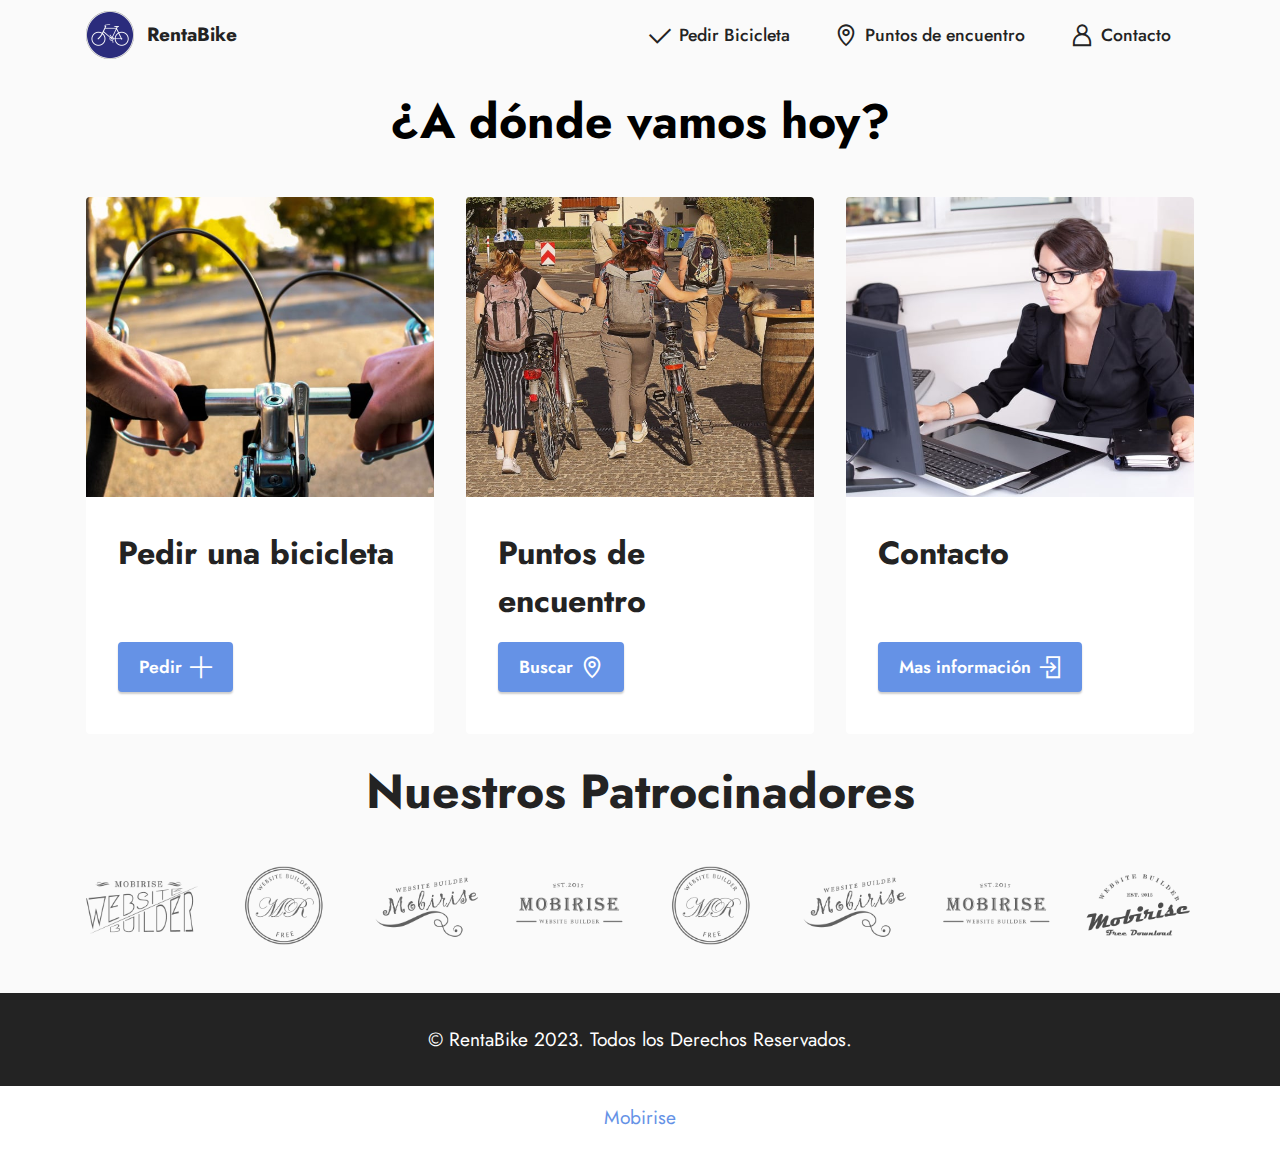
<file: index.html>
<!DOCTYPE html>
<html  >
<head>
  <!-- Site made with Mobirise Website Builder v5.9.6, https://mobirise.com -->
  <meta charset="UTF-8">
  <meta http-equiv="X-UA-Compatible" content="IE=edge">
  <meta name="generator" content="Mobirise v5.9.6, mobirise.com">
  <meta name="viewport" content="width=device-width, initial-scale=1, minimum-scale=1">
  <link rel="shortcut icon" href="assets/images/mbr-96x96.png" type="image/x-icon">
  <meta name="description" content="">
  
  
  <title>Home</title>
  <link rel="stylesheet" href="assets/web/assets/mobirise-icons2/mobirise2.css">
  <link rel="stylesheet" href="assets/bootstrap/css/bootstrap.min.css">
  <link rel="stylesheet" href="assets/bootstrap/css/bootstrap-grid.min.css">
  <link rel="stylesheet" href="assets/bootstrap/css/bootstrap-reboot.min.css">
  <link rel="stylesheet" href="assets/dropdown/css/style.css">
  <link rel="stylesheet" href="assets/socicon/css/styles.css">
  <link rel="stylesheet" href="assets/theme/css/style.css">
  <link rel="preload" href="https://fonts.googleapis.com/css?family=Jost:100,200,300,400,500,600,700,800,900,100i,200i,300i,400i,500i,600i,700i,800i,900i&display=swap" as="style" onload="this.onload=null;this.rel='stylesheet'">
  <noscript><link rel="stylesheet" href="https://fonts.googleapis.com/css?family=Jost:100,200,300,400,500,600,700,800,900,100i,200i,300i,400i,500i,600i,700i,800i,900i&display=swap"></noscript>
  <link rel="preload" as="style" href="assets/mobirise/css/mbr-additional.css"><link rel="stylesheet" href="assets/mobirise/css/mbr-additional.css" type="text/css">

  
  
  
</head>
<body>
  
  <section data-bs-version="5.1" class="menu menu2 cid-tW7ZbCEOhx" once="menu" id="menu2-1k">
    
    <nav class="navbar navbar-dropdown navbar-expand-lg">
        <div class="container">
            <div class="navbar-brand">
                <span class="navbar-logo">
                    <a href="index.html">
                        <img src="assets/images/mbr-96x96.png" alt="Home" style="height: 3rem;">
                    </a>
                </span>
                <span class="navbar-caption-wrap"><a class="navbar-caption text-black text-primary display-7" href="index.html">RentaBike</a></span>
            </div>
            <button class="navbar-toggler" type="button" data-toggle="collapse" data-bs-toggle="collapse" data-target="#navbarSupportedContent" data-bs-target="#navbarSupportedContent" aria-controls="navbarNavAltMarkup" aria-expanded="false" aria-label="Toggle navigation">
                <div class="hamburger">
                    <span></span>
                    <span></span>
                    <span></span>
                    <span></span>
                </div>
            </button>
            <div class="collapse navbar-collapse" id="navbarSupportedContent">
                <ul class="navbar-nav nav-dropdown nav-right" data-app-modern-menu="true"><li class="nav-item"><a class="nav-link link text-black text-primary display-4" href="page1.html"><span class="mobi-mbri mobi-mbri-success mbr-iconfont mbr-iconfont-btn"></span>Pedir Bicicleta</a></li><li class="nav-item"><a class="nav-link link text-black text-primary display-4" href="page2.html"><span class="mobi-mbri mobi-mbri-map-pin mbr-iconfont mbr-iconfont-btn"></span>Puntos de encuentro</a></li>
                    <li class="nav-item"><a class="nav-link link text-black text-primary display-4" href="page3.html"><span class="mobi-mbri mobi-mbri-user mbr-iconfont mbr-iconfont-btn"></span>Contacto</a></li></ul>
                
                
            </div>
        </div>
    </nav>
</section>

<section data-bs-version="5.1" class="features3 cid-sFzFvgBfc0" id="features3-1p">
    
    
    <div class="container">
        <div class="mbr-section-head">
            <h4 class="mbr-section-title mbr-fonts-style align-center mb-5 display-2"><strong>¿A dónde vamos hoy?</strong></h4>
            
        </div>
        <div class="row mt-4">
            <div class="item features-image сol-12 col-md-6 col-lg-4 active">
                <div class="item-wrapper">
                    <div class="item-img">
                        <img src="assets/images/mbr-816x527.jpg" alt="Mobirise Website Builder">
                    </div>
                    <div class="item-content">
                        <h5 class="item-title mbr-fonts-style display-5"><strong>Pedir una bicicleta</strong></h5>
                        
                        
                    </div>
                    <div class="mbr-section-btn item-footer mt-2"><a href="page1.html" class="btn item-btn btn-primary display-4"><span class="mobi-mbri mobi-mbri-plus mbr-iconfont mbr-iconfont-btn"></span>Pedir</a></div>
                </div>
            </div>
            <div class="item features-image сol-12 col-md-6 col-lg-4">
                <div class="item-wrapper">
                    <div class="item-img">
                        <img src="assets/images/mbr-816x578.jpg" alt="Mobirise Website Builder">
                    </div>
                    <div class="item-content">
                        <h5 class="item-title mbr-fonts-style display-5"><strong>Puntos de encuentro</strong></h5>
                        
                        
                    </div>
                    <div class="mbr-section-btn item-footer mt-2"><a href="page2.html" class="btn item-btn btn-primary display-4"><span class="mobi-mbri mobi-mbri-map-pin mbr-iconfont mbr-iconfont-btn"></span>Buscar</a></div>
                </div>
            </div>
            <div class="item features-image сol-12 col-md-6 col-lg-4">
                <div class="item-wrapper">
                    <div class="item-img">
                        <img src="assets/images/mbr-2-816x544.jpg" alt="Mobirise Website Builder" data-slide-to="3" data-bs-slide-to="3">
                    </div>
                    <div class="item-content">
                        <h5 class="item-title mbr-fonts-style display-5"><strong>Contacto</strong></h5>
                        
                        
                    </div>
                    <div class="mbr-section-btn item-footer mt-2"><a href="page3.html" class="btn item-btn btn-primary display-4"><span class="mobi-mbri mobi-mbri-login mbr-iconfont mbr-iconfont-btn"></span>Mas información</a></div>
                </div>
            </div>
        </div>
    </div>
</section>

<section data-bs-version="5.1" class="clients1 cid-sFAw7z51L3" id="clients1-1u">
    
    <div class="images-container container">
        <div class="mbr-section-head">
            <h3 class="mbr-section-title mbr-fonts-style align-center mb-0 display-2">
                <strong>Nuestros Patrocinadores</strong></h3>
            
            
        </div>
        <div class="row justify-content-center mt-4">
            <div class="col-md-3 card">
                <img src="assets/images/1.png" alt="Mobirise Website Builder">
            </div>
            <div class="col-md-3 card">
                <img src="assets/images/2.png" alt="Mobirise Website Builder">
            </div>
            <div class="col-md-3 card">
                <img src="assets/images/3.png" alt="Mobirise Website Builder">
            </div>
            <div class="col-md-3 card">
                <img src="assets/images/4.png" alt="Mobirise Website Builder">
            </div>
            <div class="col-md-3 card">
                <img src="assets/images/2.png" alt="Mobirise Website Builder">
            </div>
            <div class="col-md-3 card">
                <img src="assets/images/3.png" alt="Mobirise Website Builder">
            </div>
            <div class="col-md-3 card">
                <img src="assets/images/4.png" alt="Mobirise Website Builder">
            </div>
            <div class="col-md-3 card">
                <img src="assets/images/5.png" alt="Mobirise Website Builder">
            </div>
        </div>
    </div>
</section>

<section data-bs-version="5.1" class="footer3 cid-tW7lZxA2Q6" once="footers" id="footer3-c">

    

    

    <div class="container">
        <div class="row align-center mbr-white">
            
            
            <div class="row row-copirayt">
                <p class="mbr-text mb-0 mbr-fonts-style mbr-white align-center display-7">
                    © RentaBike 2023. Todos los Derechos Reservados.
                </p>
            </div>
        </div>
    </div>
</section><section class="display-7" style="padding: 0;align-items: center;justify-content: center;flex-wrap: wrap;    align-content: center;display: flex;position: relative;height: 4rem;"><a href="https://mobiri.se/3109960" style="flex: 1 1;height: 4rem;position: absolute;width: 100%;z-index: 1;"><img alt="" style="height: 4rem;" src="[data-uri]"></a><p style="margin: 0;text-align: center;" class="display-7">&#8204;</p><a style="z-index:1" href="https://mobirise.com">Mobirise </a></section><script src="assets/bootstrap/js/bootstrap.bundle.min.js"></script>  <script src="assets/smoothscroll/smooth-scroll.js"></script>  <script src="assets/ytplayer/index.js"></script>  <script src="assets/dropdown/js/navbar-dropdown.js"></script>  <script src="assets/theme/js/script.js"></script>  
  
  
</body>
</html>
</file>
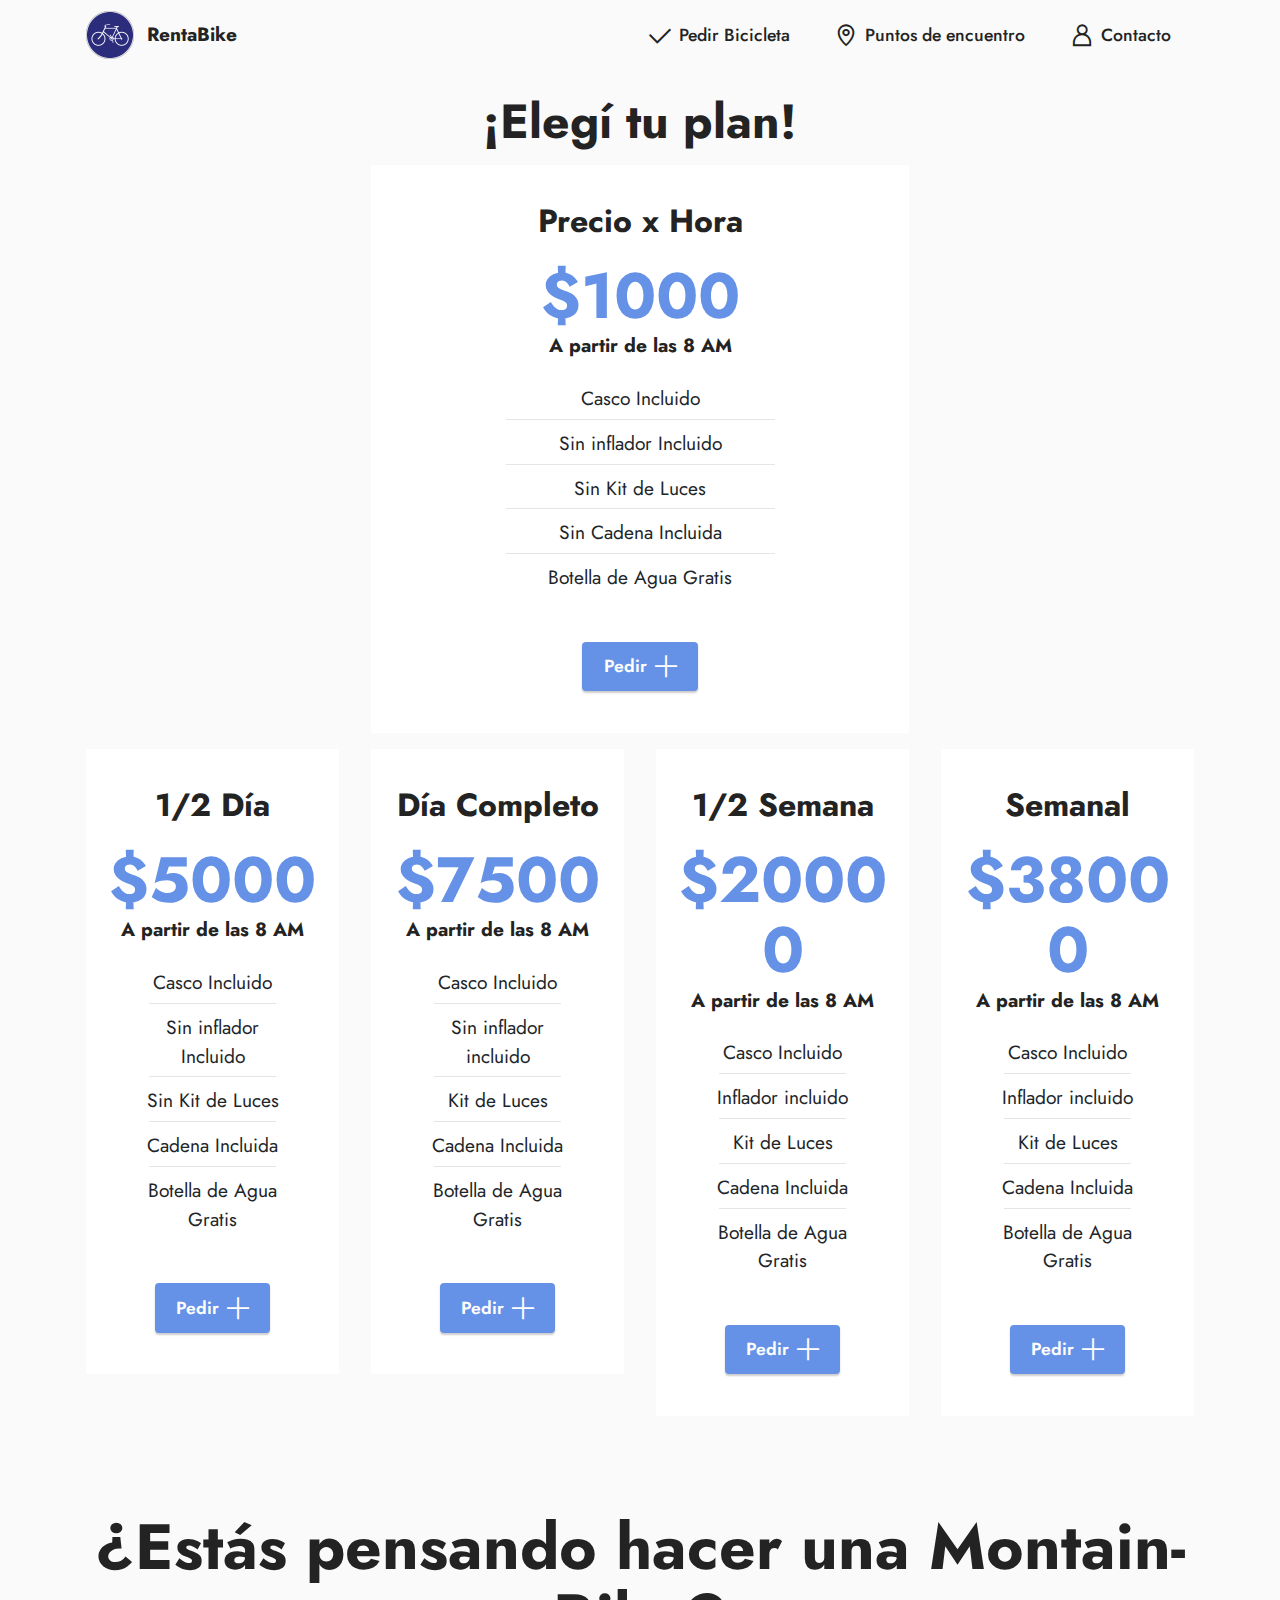
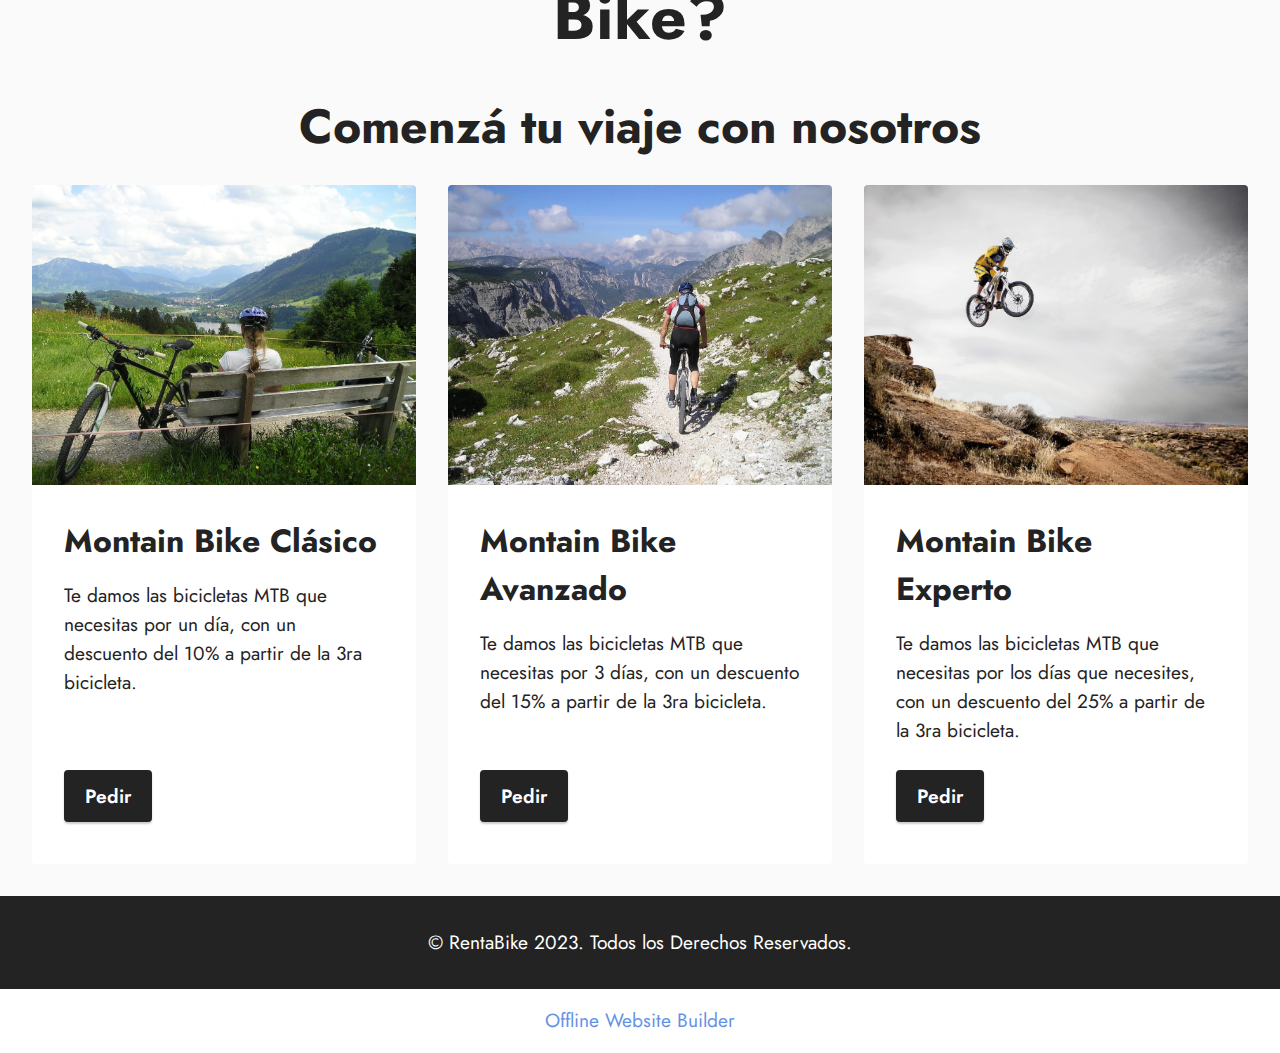
<file: page1.html>
<!DOCTYPE html>
<html  >
<head>
  <!-- Site made with Mobirise Website Builder v5.9.6, https://mobirise.com -->
  <meta charset="UTF-8">
  <meta http-equiv="X-UA-Compatible" content="IE=edge">
  <meta name="generator" content="Mobirise v5.9.6, mobirise.com">
  <meta name="viewport" content="width=device-width, initial-scale=1, minimum-scale=1">
  <link rel="shortcut icon" href="assets/images/mbr-96x96.png" type="image/x-icon">
  <meta name="description" content="">
  
  
  <title>Bicicletas</title>
  <link rel="stylesheet" href="assets/web/assets/mobirise-icons2/mobirise2.css">
  <link rel="stylesheet" href="assets/bootstrap/css/bootstrap.min.css">
  <link rel="stylesheet" href="assets/bootstrap/css/bootstrap-grid.min.css">
  <link rel="stylesheet" href="assets/bootstrap/css/bootstrap-reboot.min.css">
  <link rel="stylesheet" href="assets/dropdown/css/style.css">
  <link rel="stylesheet" href="assets/socicon/css/styles.css">
  <link rel="stylesheet" href="assets/theme/css/style.css">
  <link rel="preload" href="https://fonts.googleapis.com/css?family=Jost:100,200,300,400,500,600,700,800,900,100i,200i,300i,400i,500i,600i,700i,800i,900i&display=swap" as="style" onload="this.onload=null;this.rel='stylesheet'">
  <noscript><link rel="stylesheet" href="https://fonts.googleapis.com/css?family=Jost:100,200,300,400,500,600,700,800,900,100i,200i,300i,400i,500i,600i,700i,800i,900i&display=swap"></noscript>
  <link rel="preload" as="style" href="assets/mobirise/css/mbr-additional.css"><link rel="stylesheet" href="assets/mobirise/css/mbr-additional.css" type="text/css">

  
  
  
</head>
<body>
  
  <section data-bs-version="5.1" class="menu menu2 cid-tW7ZbCEOhx" once="menu" id="menu2-1k">
    
    <nav class="navbar navbar-dropdown navbar-expand-lg">
        <div class="container">
            <div class="navbar-brand">
                <span class="navbar-logo">
                    <a href="index.html">
                        <img src="assets/images/mbr-96x96.png" alt="Home" style="height: 3rem;">
                    </a>
                </span>
                <span class="navbar-caption-wrap"><a class="navbar-caption text-black text-primary display-7" href="index.html">RentaBike</a></span>
            </div>
            <button class="navbar-toggler" type="button" data-toggle="collapse" data-bs-toggle="collapse" data-target="#navbarSupportedContent" data-bs-target="#navbarSupportedContent" aria-controls="navbarNavAltMarkup" aria-expanded="false" aria-label="Toggle navigation">
                <div class="hamburger">
                    <span></span>
                    <span></span>
                    <span></span>
                    <span></span>
                </div>
            </button>
            <div class="collapse navbar-collapse" id="navbarSupportedContent">
                <ul class="navbar-nav nav-dropdown nav-right" data-app-modern-menu="true"><li class="nav-item"><a class="nav-link link text-black text-primary display-4" href="page1.html"><span class="mobi-mbri mobi-mbri-success mbr-iconfont mbr-iconfont-btn"></span>Pedir Bicicleta</a></li><li class="nav-item"><a class="nav-link link text-black text-primary display-4" href="page2.html"><span class="mobi-mbri mobi-mbri-map-pin mbr-iconfont mbr-iconfont-btn"></span>Puntos de encuentro</a></li>
                    <li class="nav-item"><a class="nav-link link text-black text-primary display-4" href="page3.html"><span class="mobi-mbri mobi-mbri-user mbr-iconfont mbr-iconfont-btn"></span>Contacto</a></li></ul>
                
                
            </div>
        </div>
    </nav>
</section>

<section data-bs-version="5.1" class="social2 cid-tW6Qi26szU" id="share2-2">
    
     
    
    
    

    <div class="container">
        <div class="media-container-row">
            <div class="col-12">
                <h3 class="mbr-section-title align-center mb-3 mbr-fonts-style display-2">
                    <strong>¡Elegí tu plan!</strong></h3>
                <div>
                    <div class="mbr-social-likes align-center" data-counters="false">
                        
                        
                        
                        
                        
                        
                    </div>
                </div>
            </div>
        </div>
    </div>
</section>

<section data-bs-version="5.1" class="pricing2 cid-tWdb8xZKdQ" id="pricing2-1r">
    

    
    
    <div class="container">
        <div class="row justify-content-center">
            <div class="col-12 col-md-6 align-center">
                <div class="plan">
                    <div class="plan-header">
                        <h6 class="plan-title mbr-fonts-style mb-3 display-5">
                            <strong>Precio x Hora</strong></h6>
                        <div class="plan-price">
                            <p class="price mbr-fonts-style m-0 display-1"><strong>$1000</strong></p>
                            <p class="price-term mbr-fonts-style mb-3 display-7"><strong>A partir de las 8 AM</strong></p>
                        </div>
                    </div>
                    <div class="plan-body">
                        <div class="plan-list mb-4">
                            <ul class="list-group mbr-fonts-style list-group-flush display-7">
                                <li class="list-group-item">Casco Incluido</li><li class="list-group-item">Sin inflador Incluido</li><li class="list-group-item">Sin Kit de Luces</li><li class="list-group-item">Sin Cadena Incluida</li><li class="list-group-item"><span style="background-color: transparent; font-size: 1.2rem;">Botella de Agua Gratis</span></li>
                            </ul>
                        </div>
                        <div class="mbr-section-btn text-center"><a href="page11.html" class="btn btn-primary display-4"><span class="mobi-mbri mobi-mbri-plus mbr-iconfont mbr-iconfont-btn"></span>Pedir</a></div>
                    </div>
                </div>
            </div>
            
            
            
        </div>
    </div>
</section>

<section data-bs-version="5.1" class="pricing2 cid-tWdaLmW8E3" id="pricing2-1q">
    

    
    
    <div class="container">
        <div class="row justify-content-center">
            <div class="col-12 col-md-6 align-center col-lg-3">
                <div class="plan">
                    <div class="plan-header">
                        <h6 class="plan-title mbr-fonts-style mb-3 display-5">
                            <strong>1/2 Día</strong></h6>
                        <div class="plan-price">
                            <p class="price mbr-fonts-style m-0 display-1"><strong>$5000</strong></p>
                            <p class="price-term mbr-fonts-style mb-3 display-7"><strong>A partir de las 8 AM</strong></p>
                        </div>
                    </div>
                    <div class="plan-body">
                        <div class="plan-list mb-4">
                            <ul class="list-group mbr-fonts-style list-group-flush display-7">
                                <li class="list-group-item">Casco Incluido</li><li class="list-group-item">Sin inflador Incluido</li><li class="list-group-item"><span style="background-color: transparent; font-size: 1.2rem;">Sin Kit de Luces</span></li><li class="list-group-item"><span style="background-color: transparent; font-size: 1.2rem;">Cadena Incluida</span></li><li class="list-group-item">Botella de Agua Gratis</li>
                            </ul>
                        </div>
                        <div class="mbr-section-btn text-center"><a href="page4.html" class="btn btn-primary display-4"><span class="mobi-mbri mobi-mbri-plus mbr-iconfont mbr-iconfont-btn"></span>Pedir</a></div>
                    </div>
                </div>
            </div>
            <div class="col-12 col-md-6 align-center col-lg-3">
                <div class="plan">
                    <div class="plan-header">
                        <h6 class="plan-title mbr-fonts-style mb-3 display-5">
                            <strong>Día Completo</strong></h6>
                        <div class="plan-price">
                            <p class="price mbr-fonts-style m-0 display-1"><strong>$7500</strong></p>
                            <p class="price-term mbr-fonts-style mb-3 display-7"><strong>A partir de las 8 AM</strong></p>
                        </div>
                    </div>
                    <div class="plan-body">
                        <div class="plan-list mb-4">
                            <ul class="list-group mbr-fonts-style list-group-flush display-7">
                                <li class="list-group-item">Casco Incluido</li><li class="list-group-item">Sin inflador incluido</li><li class="list-group-item">Kit de Luces</li><li class="list-group-item">Cadena Incluida</li><li class="list-group-item">Botella de Agua Gratis</li>
                            </ul>
                        </div>
                        <div class="mbr-section-btn text-center"><a href="page6.html" class="btn btn-primary display-4"><span class="mobi-mbri mobi-mbri-plus mbr-iconfont mbr-iconfont-btn"></span>Pedir</a></div>
                    </div>
                </div>
            </div>
            <div class="col-12 col-md-6 align-center col-lg-3">
                <div class="plan">
                    <div class="plan-header">
                        <h6 class="plan-title mbr-fonts-style mb-3 display-5">
                            <strong>1/2 Semana</strong></h6>
                        <div class="plan-price">
                            <p class="price mbr-fonts-style m-0 display-1"><strong>$20000</strong></p>
                            <p class="price-term mbr-fonts-style mb-3 display-7"><strong>A partir de las 8 AM</strong></p>
                        </div>
                    </div>
                    <div class="plan-body">
                        <div class="plan-list mb-4">
                            <ul class="list-group mbr-fonts-style list-group-flush display-7">
                                <li class="list-group-item">Casco Incluido</li><li class="list-group-item">Inflador incluido</li><li class="list-group-item">Kit de Luces</li><li class="list-group-item">Cadena Incluida</li><li class="list-group-item">Botella de Agua Gratis</li>
                            </ul>
                        </div>
                        <div class="mbr-section-btn text-center"><a href="page7.html" class="btn btn-primary display-4"><span class="mobi-mbri mobi-mbri-plus mbr-iconfont mbr-iconfont-btn"></span>Pedir</a></div>
                    </div>
                </div>
            </div>
            <div class="col-12 col-md-6 align-center col-lg-3">
                <div class="plan">
                    <div class="plan-header">
                        <h6 class="plan-title mbr-fonts-style mb-3 display-5">
                            <strong>Semanal</strong></h6>
                        <div class="plan-price">
                            <p class="price mbr-fonts-style m-0 display-1"><strong>$38000</strong></p>
                            <p class="price-term mbr-fonts-style mb-3 display-7"><strong>A partir de las 8 AM</strong></p>
                        </div>
                    </div>
                    <div class="plan-body">
                        <div class="plan-list mb-4">
                            <ul class="list-group mbr-fonts-style list-group-flush display-7">
                                <li class="list-group-item">Casco Incluido</li><li class="list-group-item"><span style="background-color: transparent; font-size: 1.2rem;">Inflador incluido</span><br></li>
                                <li class="list-group-item">Kit de Luces</li><li class="list-group-item">Cadena Incluida</li>
                                <li class="list-group-item">Botella de Agua Gratis</li>
                            </ul>
                        </div>
                        <div class="mbr-section-btn text-center"><a href="page5.html" class="btn btn-primary display-4"><span class="mobi-mbri mobi-mbri-plus mbr-iconfont mbr-iconfont-btn"></span>Pedir</a></div>
                    </div>
                </div>
            </div>
        </div>
    </div>
</section>

<section data-bs-version="5.1" class="social1 cid-tW6UakWkNf" id="share1-7">
    
    

    
    

    <div class="container">
        <div class="media-container-row">
            <div class="col-12">
                <h3 class="mbr-section-title mb-3 align-center mbr-fonts-style display-1"><strong>¿Estás pensando hacer una Montain-Bike?</strong></h3>
                <div>
                    <div class="mbr-social-likes align-center">
                        
                        
                        
                        
                        
                        
                    </div>
                </div>
            </div>
        </div>
    </div>
</section>

<section data-bs-version="5.1" class="features4 cid-tW6URgo2TS" id="features4-8">
    
    
    <div class="container-fluid">
        <div class="mbr-section-head">
            <h4 class="mbr-section-title mbr-fonts-style align-center mb-0 display-2"><strong>Comenzá tu viaje con nosotros</strong></h4>
            
        </div>
        <div class="row mt-4">
            <div class="item features-image сol-12 col-md-6 col-lg-4">
                <div class="item-wrapper">
                    <div class="item-img">
                        <img src="assets/images/mbr-1139x854.jpg" alt="Mobirise Website Builder" title="">
                    </div>
                    <div class="item-content">
                        <h5 class="item-title mbr-fonts-style display-5"><strong>Montain Bike Clásico</strong></h5>
                        
                        <p class="mbr-text mbr-fonts-style mt-3 display-7">Te damos las bicicletas MTB que necesitas por un día, con un descuento del 10% a partir de la 3ra bicicleta.</p>
                    </div>
                    <div class="mbr-section-btn item-footer mt-2"><a href="page8.html" class="btn item-btn btn-black display-7">Pedir</a></div>
                </div>
            </div>
            <div class="item features-image сol-12 col-md-6 col-lg-4">
                <div class="item-wrapper">
                    <div class="item-img">
                        <img src="assets/images/mbr-1-1139x854.jpg" alt="Mobirise Website Builder" title="">
                    </div>
                    <div class="item-content">
                        <h5 class="item-title mbr-fonts-style display-5"><strong>Montain Bike Avanzado</strong></h5>
                        
                        <p class="mbr-text mbr-fonts-style mt-3 display-7">Te damos las bicicletas MTB que necesitas por 3 días, con un descuento del 15% a partir de la 3ra bicicleta.</p>
                    </div>
                    <div class="mbr-section-btn item-footer mt-2"><a href="page9.html" class="btn item-btn btn-black display-7">Pedir</a></div>
                </div>
            </div>
            <div class="item features-image сol-12 col-md-6 col-lg-4">
                <div class="item-wrapper">
                    <div class="item-img">
                        <img src="assets/images/mbr-1139x759.jpg" alt="Mobirise Website Builder" title="">
                    </div>
                    <div class="item-content">
                        <h5 class="item-title mbr-fonts-style display-5"><strong>Montain Bike Experto</strong></h5>
                        
                        <p class="mbr-text mbr-fonts-style mt-3 display-7">Te damos las bicicletas MTB que necesitas por los días que necesites, con un descuento del 25% a partir de la 3ra bicicleta.<br></p>
                    </div>
                    <div class="mbr-section-btn item-footer mt-2"><a href="page10.html" class="btn item-btn btn-black display-7">Pedir</a></div>
                </div>
            </div>

        </div>
    </div>
</section>

<section data-bs-version="5.1" class="footer3 cid-tW7lZxA2Q6" once="footers" id="footer3-c">

    

    

    <div class="container">
        <div class="row align-center mbr-white">
            
            
            <div class="row row-copirayt">
                <p class="mbr-text mb-0 mbr-fonts-style mbr-white align-center display-7">
                    © RentaBike 2023. Todos los Derechos Reservados.
                </p>
            </div>
        </div>
    </div>
</section><section class="display-7" style="padding: 0;align-items: center;justify-content: center;flex-wrap: wrap;    align-content: center;display: flex;position: relative;height: 4rem;"><a href="https://mobiri.se/3109960" style="flex: 1 1;height: 4rem;position: absolute;width: 100%;z-index: 1;"><img alt="" style="height: 4rem;" src="[data-uri]"></a><p style="margin: 0;text-align: center;" class="display-7">&#8204;</p><a style="z-index:1" href="https://mobirise.com/offline-website-builder.html">Offline Website Builder</a></section><script src="assets/bootstrap/js/bootstrap.bundle.min.js"></script>  <script src="assets/smoothscroll/smooth-scroll.js"></script>  <script src="assets/ytplayer/index.js"></script>  <script src="assets/dropdown/js/navbar-dropdown.js"></script>  <script src="assets/sociallikes/social-likes.js"></script>  <script src="assets/theme/js/script.js"></script>  
  
  
</body>
</html>
</file>
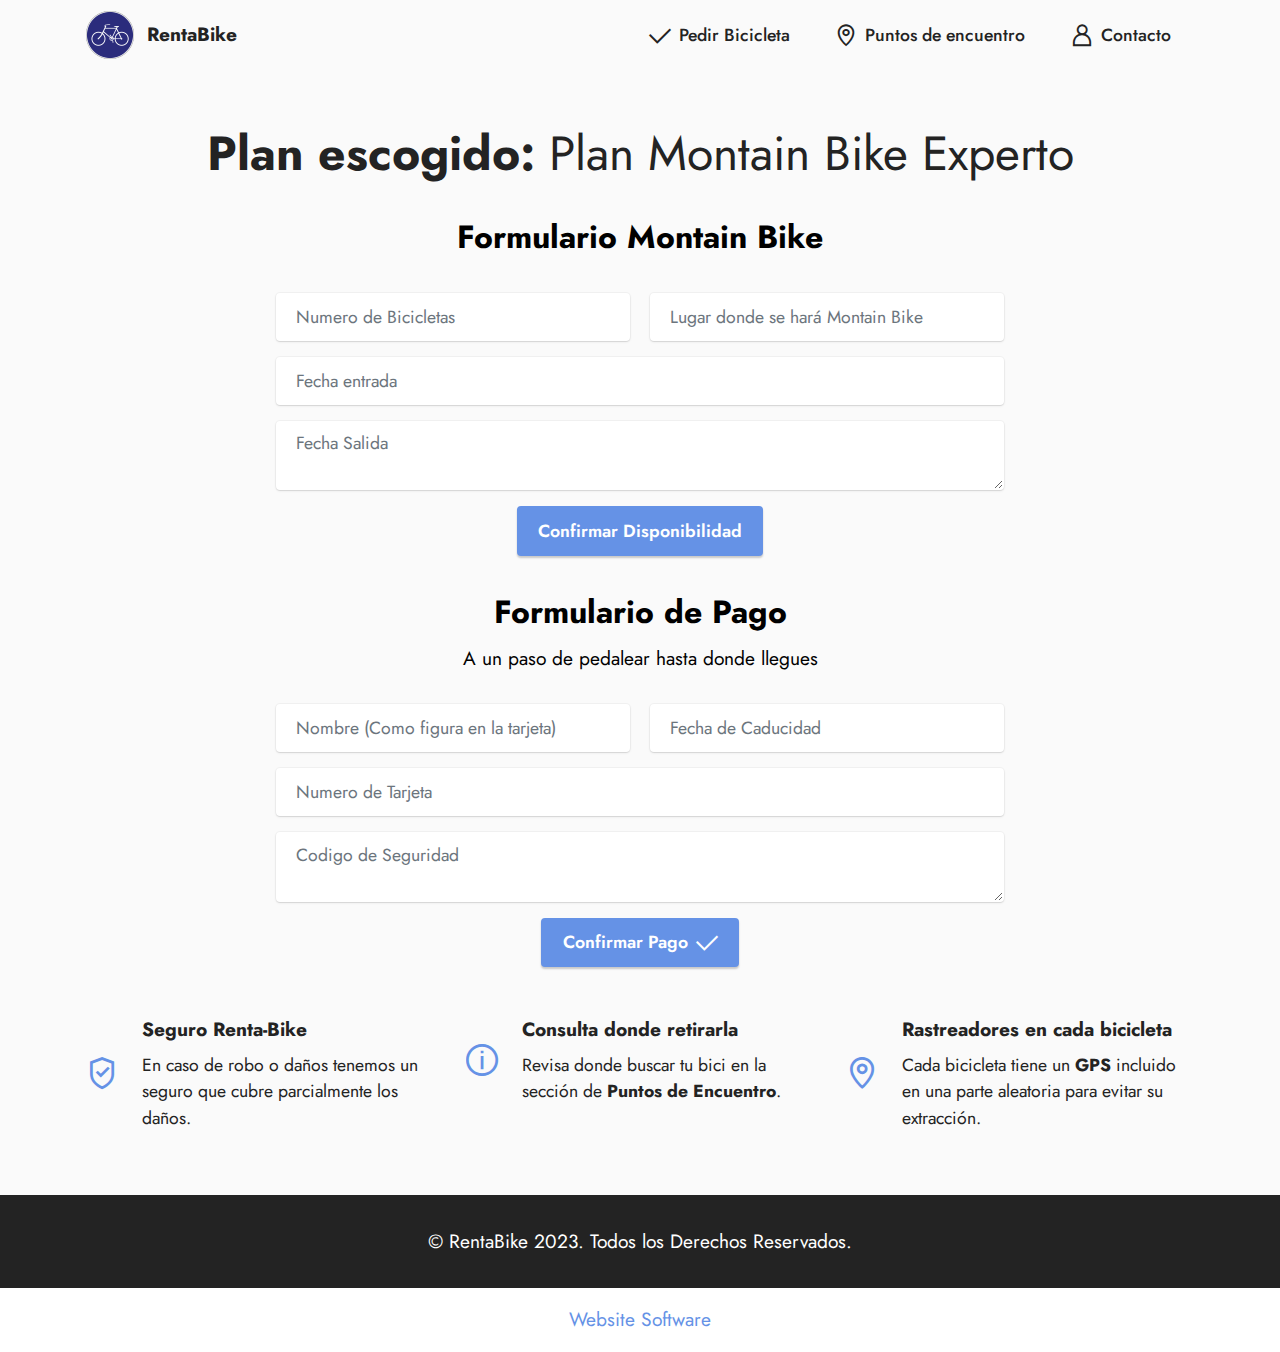
<file: page10.html>
<!DOCTYPE html>
<html  >
<head>
  <!-- Site made with Mobirise Website Builder v5.9.6, https://mobirise.com -->
  <meta charset="UTF-8">
  <meta http-equiv="X-UA-Compatible" content="IE=edge">
  <meta name="generator" content="Mobirise v5.9.6, mobirise.com">
  <meta name="viewport" content="width=device-width, initial-scale=1, minimum-scale=1">
  <link rel="shortcut icon" href="assets/images/mbr-96x96.png" type="image/x-icon">
  <meta name="description" content="">
  
  
  <title>Pago Montain Bike Experto</title>
  <link rel="stylesheet" href="assets/web/assets/mobirise-icons2/mobirise2.css">
  <link rel="stylesheet" href="assets/bootstrap/css/bootstrap.min.css">
  <link rel="stylesheet" href="assets/bootstrap/css/bootstrap-grid.min.css">
  <link rel="stylesheet" href="assets/bootstrap/css/bootstrap-reboot.min.css">
  <link rel="stylesheet" href="assets/dropdown/css/style.css">
  <link rel="stylesheet" href="assets/socicon/css/styles.css">
  <link rel="stylesheet" href="assets/theme/css/style.css">
  <link rel="preload" href="https://fonts.googleapis.com/css?family=Jost:100,200,300,400,500,600,700,800,900,100i,200i,300i,400i,500i,600i,700i,800i,900i&display=swap" as="style" onload="this.onload=null;this.rel='stylesheet'">
  <noscript><link rel="stylesheet" href="https://fonts.googleapis.com/css?family=Jost:100,200,300,400,500,600,700,800,900,100i,200i,300i,400i,500i,600i,700i,800i,900i&display=swap"></noscript>
  <link rel="preload" as="style" href="assets/mobirise/css/mbr-additional.css"><link rel="stylesheet" href="assets/mobirise/css/mbr-additional.css" type="text/css">

  
  
  
</head>
<body>
  
  <section data-bs-version="5.1" class="menu menu2 cid-tW7ZbCEOhx" once="menu" id="menu2-1k">
    
    <nav class="navbar navbar-dropdown navbar-expand-lg">
        <div class="container">
            <div class="navbar-brand">
                <span class="navbar-logo">
                    <a href="index.html">
                        <img src="assets/images/mbr-96x96.png" alt="Home" style="height: 3rem;">
                    </a>
                </span>
                <span class="navbar-caption-wrap"><a class="navbar-caption text-black text-primary display-7" href="index.html">RentaBike</a></span>
            </div>
            <button class="navbar-toggler" type="button" data-toggle="collapse" data-bs-toggle="collapse" data-target="#navbarSupportedContent" data-bs-target="#navbarSupportedContent" aria-controls="navbarNavAltMarkup" aria-expanded="false" aria-label="Toggle navigation">
                <div class="hamburger">
                    <span></span>
                    <span></span>
                    <span></span>
                    <span></span>
                </div>
            </button>
            <div class="collapse navbar-collapse" id="navbarSupportedContent">
                <ul class="navbar-nav nav-dropdown nav-right" data-app-modern-menu="true"><li class="nav-item"><a class="nav-link link text-black text-primary display-4" href="page1.html"><span class="mobi-mbri mobi-mbri-success mbr-iconfont mbr-iconfont-btn"></span>Pedir Bicicleta</a></li><li class="nav-item"><a class="nav-link link text-black text-primary display-4" href="page2.html"><span class="mobi-mbri mobi-mbri-map-pin mbr-iconfont mbr-iconfont-btn"></span>Puntos de encuentro</a></li>
                    <li class="nav-item"><a class="nav-link link text-black text-primary display-4" href="page3.html"><span class="mobi-mbri mobi-mbri-user mbr-iconfont mbr-iconfont-btn"></span>Contacto</a></li></ul>
                
                
            </div>
        </div>
    </nav>
</section>

<section data-bs-version="5.1" class="content4 cid-tW7IEqC4iF" id="content4-1d">
    
    
    <div class="container">
        <div class="row justify-content-center">
            <div class="title col-md-12 col-lg-10">
                <h3 class="mbr-section-title mbr-fonts-style align-center mb-4 display-2"><strong>Plan escogido: </strong>Plan Montain Bike Experto</h3>
                
                
            </div>
        </div>
    </div>
</section>

<section data-bs-version="5.1" class="form5 cid-tW7IErSQfP" id="form5-1e">
    
    
    <div class="container">
        <div class="mbr-section-head">
            <h3 class="mbr-section-title mbr-fonts-style align-center mb-0 display-5"><strong>Formulario Montain Bike</strong></h3>
            
        </div>
        <div class="row justify-content-center mt-4">
            <div class="col-lg-8 mx-auto mbr-form" data-form-type="formoid">
                <form action="https://mobirise.eu/" method="POST" class="mbr-form form-with-styler" data-form-title="Form Name"><input type="hidden" name="email" data-form-email="true" value="YpaN7Lfsii56lFNTLxP0Lqr1B/yA6NBLyKb81H34cTPcRt/iqLWjcsJq8FQ27wSfNP2W7S+hNsP/LbdhhfOejZkjSca7WBJ4sJD2YlyghDBvAuHICMA98gG6YTVAgNDI">
                    <div class="row">
                        <div hidden="hidden" data-form-alert="" class="alert alert-success col-12">Disponibilidad</div>
                        <div hidden="hidden" data-form-alert-danger="" class="alert alert-danger col-12">Oops...! some
                            problem!</div>
                    </div>
                    <div class="dragArea row">
                        <div class="col-md col-sm-12 form-group mb-3" data-for="name">
                            <input type="text" name="name" placeholder="Numero de Bicicletas" data-form-field="name" class="form-control" value="" id="name-form5-1e">
                        </div>
                        <div class="col-md col-sm-12 form-group mb-3" data-for="email">
                            <input type="email" name="email" placeholder="Lugar donde se hará Montain Bike" data-form-field="email" class="form-control" value="" id="email-form5-1e">
                        </div>
                        <div class="col-12 form-group mb-3" data-for="url">
                            <input type="url" name="url" placeholder="Fecha entrada" data-form-field="url" class="form-control" value="" id="url-form5-1e">
                        </div>
                        <div class="col-12 form-group mb-3" data-for="textarea">
                            <textarea name="textarea" placeholder="Fecha Salida" data-form-field="textarea" class="form-control" id="textarea-form5-1e"></textarea>
                        </div>
                        <div class="col-lg-12 col-md-12 col-sm-12 align-center mbr-section-btn"><button type="submit" class="btn btn-primary display-4">Confirmar Disponibilidad<br></button></div>
                    </div>
                </form>
            </div>
        </div>
    </div>
</section>

<section data-bs-version="5.1" class="form5 cid-tW7IEsqQaj" id="form5-1f">
    
    
    <div class="container">
        <div class="mbr-section-head">
            <h3 class="mbr-section-title mbr-fonts-style align-center mb-0 display-5"><strong>Formulario de Pago</strong></h3>
            <h4 class="mbr-section-subtitle mbr-fonts-style align-center mb-0 mt-2 display-7">A un paso de pedalear hasta donde llegues</h4>
        </div>
        <div class="row justify-content-center mt-4">
            <div class="col-lg-8 mx-auto mbr-form" data-form-type="formoid">
                <form action="https://mobirise.eu/" method="POST" class="mbr-form form-with-styler" data-form-title="Form Name"><input type="hidden" name="email" data-form-email="true" value="5Tv4nWjakXYJq4TkrturxgFOzEcAjN+Ei01CG2h8NTxUASR5vLzViYG0qDtFZG72gBG+EjZOPX7sIjqzhja0ileV51L2kcf6pidyn+I0Kp2slxZkOAkji8UJXVaGChQX">
                    <div class="row">
                        <div hidden="hidden" data-form-alert="" class="alert alert-success col-12">¡Perfecto! Dirígete a tu punto mas cercano</div>
                        <div hidden="hidden" data-form-alert-danger="" class="alert alert-danger col-12">Oops...! some
                            problem!</div>
                    </div>
                    <div class="dragArea row">
                        <div class="col-md col-sm-12 form-group mb-3" data-for="name">
                            <input type="text" name="name" placeholder="Nombre (Como figura en la tarjeta)" data-form-field="name" class="form-control" value="" id="name-form5-1f">
                        </div>
                        <div class="col-md col-sm-12 form-group mb-3" data-for="email">
                            <input type="email" name="email" placeholder="Fecha de Caducidad" data-form-field="email" class="form-control" value="" id="email-form5-1f">
                        </div>
                        <div class="col-12 form-group mb-3" data-for="url">
                            <input type="url" name="url" placeholder="Numero de Tarjeta" data-form-field="url" class="form-control" value="" id="url-form5-1f">
                        </div>
                        <div class="col-12 form-group mb-3" data-for="textarea">
                            <textarea name="textarea" placeholder="Codigo de Seguridad " data-form-field="textarea" class="form-control" id="textarea-form5-1f"></textarea>
                        </div>
                        <div class="col-lg-12 col-md-12 col-sm-12 align-center mbr-section-btn"><button type="submit" class="btn btn-primary display-4"><span class="mobi-mbri mobi-mbri-success mbr-iconfont mbr-iconfont-btn"></span>Confirmar Pago</button></div>
                    </div>
                </form>
            </div>
        </div>
    </div>
</section>

<section data-bs-version="5.1" class="features15 cid-tW7IEsYP4n" id="features15-1g">

    

    
    
    <div class="container">
        <div class="row justify-content-center">
            
            
            <div class="item features-without-image mb-5 col-12 col-md-4 active">
                <div class="item-wrapper">
                    <span class="mbr-iconfont mobi-mbri-protect mobi-mbri m-auto"></span>
                    <div class="card-box">
                        <h4 class="card-title mbr-fonts-style mb-2 display-7"><strong>Seguro Renta-Bike</strong></h4>
                        <h5 class="card-text mbr-fonts-style display-4">En caso de robo o daños tenemos un seguro que cubre parcialmente los daños.</h5>
                    </div>
                </div>
            </div><div class="item features-without-image mb-5 col-12 col-md-4">
                <div class="item-wrapper">
                    <span class="mbr-iconfont m-auto mobi-mbri-info mobi-mbri"></span>
                    <div class="card-box">
                        <h4 class="card-title mbr-fonts-style mb-2 display-7"><strong>Consulta donde retirarla</strong></h4>
                        <h5 class="card-text mbr-fonts-style display-4">Revisa donde buscar tu bici en la sección de <strong>Puntos de Encuentro</strong>.</h5>
                    </div>
                </div>
            </div><div class="item features-without-image mb-5 col-12 col-md-4">
                <div class="item-wrapper">
                    <span class="mbr-iconfont m-auto mobi-mbri-map-pin mobi-mbri"></span>
                    <div class="card-box">
                        <h4 class="card-title mbr-fonts-style mb-2 display-7"><strong>Rastreadores en cada bicicleta</strong></h4>
                        <h5 class="card-text mbr-fonts-style display-4">Cada bicicleta tiene un <strong>GPS</strong> incluido en una parte aleatoria para evitar su extracción.</h5>
                    </div>
                </div>
            </div>
        </div>
    </div>
</section>

<section data-bs-version="5.1" class="footer3 cid-tW7IEtCg7U" once="footers" id="footer3-1h">

    

    

    <div class="container">
        <div class="row align-center mbr-white">
            
            
            <div class="row row-copirayt">
                <p class="mbr-text mb-0 mbr-fonts-style mbr-white align-center display-7">
                    © RentaBike 2023. Todos los Derechos Reservados.
                </p>
            </div>
        </div>
    </div>
</section><section class="display-7" style="padding: 0;align-items: center;justify-content: center;flex-wrap: wrap;    align-content: center;display: flex;position: relative;height: 4rem;"><a href="https://mobiri.se/3109960" style="flex: 1 1;height: 4rem;position: absolute;width: 100%;z-index: 1;"><img alt="" style="height: 4rem;" src="[data-uri]"></a><p style="margin: 0;text-align: center;" class="display-7">&#8204;</p><a style="z-index:1" href="https://mobirise.com"> Website Software</a></section><script src="assets/bootstrap/js/bootstrap.bundle.min.js"></script>  <script src="assets/smoothscroll/smooth-scroll.js"></script>  <script src="assets/ytplayer/index.js"></script>  <script src="assets/dropdown/js/navbar-dropdown.js"></script>  <script src="assets/theme/js/script.js"></script>  <script src="assets/formoid/formoid.min.js"></script>  
  
  
</body>
</html>
</file>
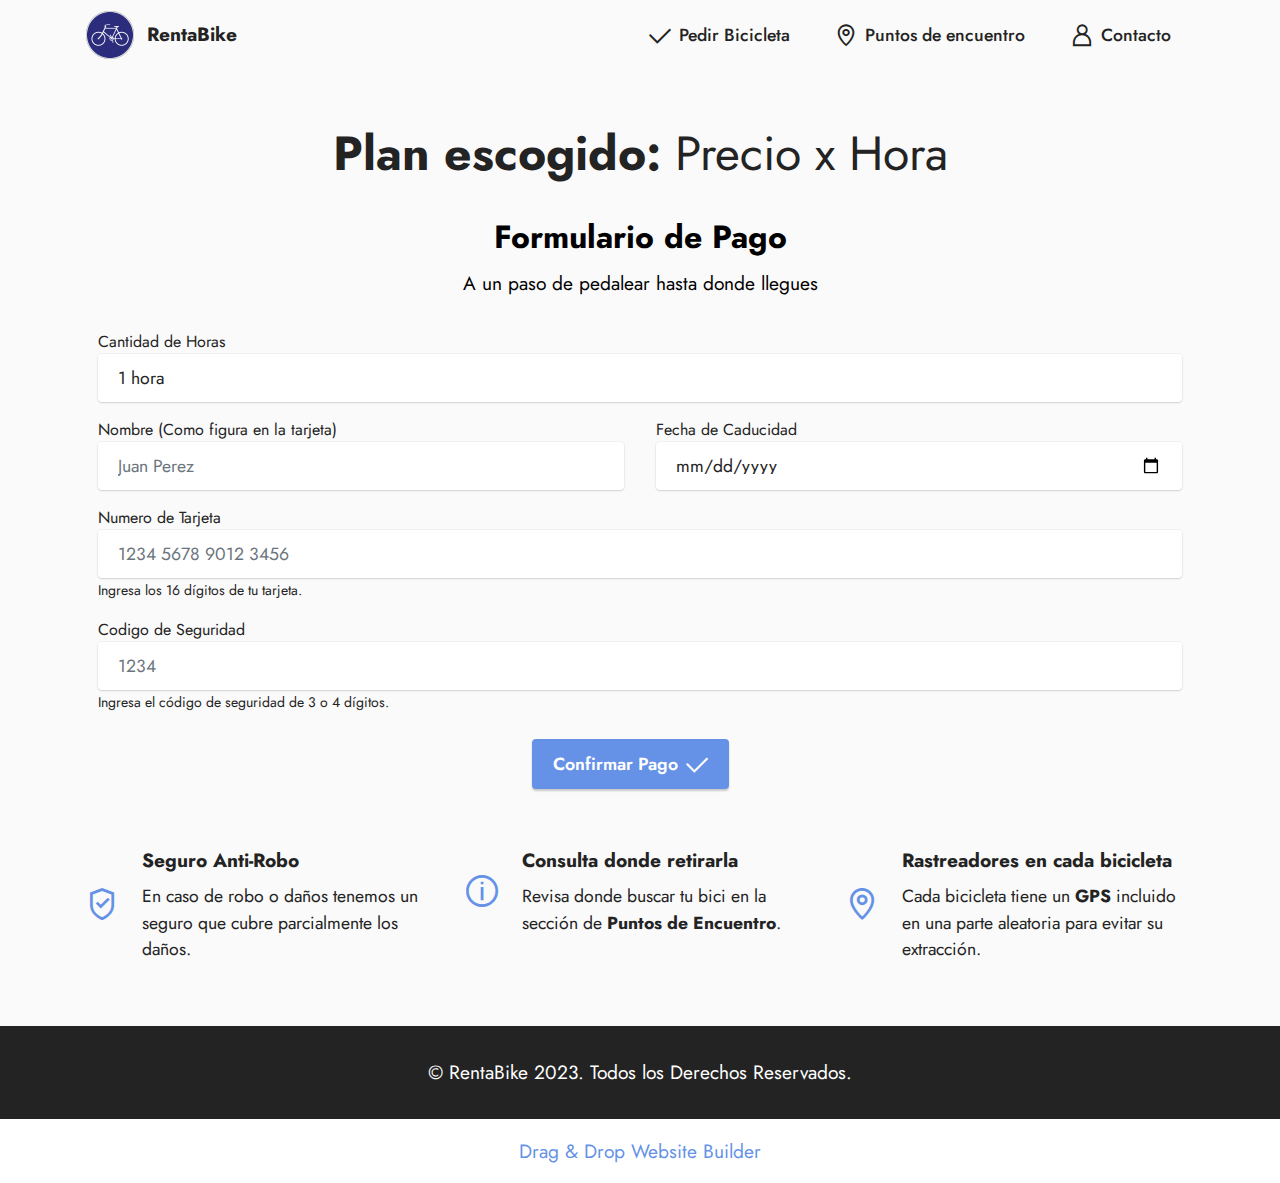
<file: page11.html>
<!DOCTYPE html>
<html  >
<head>
  <!-- Site made with Mobirise Website Builder v5.9.6, https://mobirise.com -->
  <meta charset="UTF-8">
  <meta http-equiv="X-UA-Compatible" content="IE=edge">
  <meta name="generator" content="Mobirise v5.9.6, mobirise.com">
  <meta name="viewport" content="width=device-width, initial-scale=1, minimum-scale=1">
  <link rel="shortcut icon" href="assets/images/mbr-96x96.png" type="image/x-icon">
  <meta name="description" content="">
  
  
  <title>Pago Plan x Hora</title>
  <link rel="stylesheet" href="assets/web/assets/mobirise-icons2/mobirise2.css">
  <link rel="stylesheet" href="assets/bootstrap/css/bootstrap.min.css">
  <link rel="stylesheet" href="assets/bootstrap/css/bootstrap-grid.min.css">
  <link rel="stylesheet" href="assets/bootstrap/css/bootstrap-reboot.min.css">
  <link rel="stylesheet" href="assets/dropdown/css/style.css">
  <link rel="stylesheet" href="assets/socicon/css/styles.css">
  <link rel="stylesheet" href="assets/theme/css/style.css">
  <link rel="preload" href="https://fonts.googleapis.com/css?family=Jost:100,200,300,400,500,600,700,800,900,100i,200i,300i,400i,500i,600i,700i,800i,900i&display=swap" as="style" onload="this.onload=null;this.rel='stylesheet'">
  <noscript><link rel="stylesheet" href="https://fonts.googleapis.com/css?family=Jost:100,200,300,400,500,600,700,800,900,100i,200i,300i,400i,500i,600i,700i,800i,900i&display=swap"></noscript>
  <link rel="preload" as="style" href="assets/mobirise/css/mbr-additional.css"><link rel="stylesheet" href="assets/mobirise/css/mbr-additional.css" type="text/css">

  
  
  
</head>
<body>
  
  <section data-bs-version="5.1" class="menu menu2 cid-tWdc2EBhZb" once="menu" id="menu2-1s">
    
    <nav class="navbar navbar-dropdown navbar-expand-lg">
        <div class="container">
            <div class="navbar-brand">
                <span class="navbar-logo">
                    <a href="index.html">
                        <img src="assets/images/mbr-96x96.png" alt="Home" style="height: 3rem;">
                    </a>
                </span>
                <span class="navbar-caption-wrap"><a class="navbar-caption text-black text-primary display-7" href="index.html">RentaBike</a></span>
            </div>
            <button class="navbar-toggler" type="button" data-toggle="collapse" data-bs-toggle="collapse" data-target="#navbarSupportedContent" data-bs-target="#navbarSupportedContent" aria-controls="navbarNavAltMarkup" aria-expanded="false" aria-label="Toggle navigation">
                <div class="hamburger">
                    <span></span>
                    <span></span>
                    <span></span>
                    <span></span>
                </div>
            </button>
            <div class="collapse navbar-collapse" id="navbarSupportedContent">
                <ul class="navbar-nav nav-dropdown nav-right" data-app-modern-menu="true"><li class="nav-item"><a class="nav-link link text-black text-primary display-4" href="page1.html"><span class="mobi-mbri mobi-mbri-success mbr-iconfont mbr-iconfont-btn"></span>Pedir Bicicleta</a></li><li class="nav-item"><a class="nav-link link text-black text-primary display-4" href="page2.html"><span class="mobi-mbri mobi-mbri-map-pin mbr-iconfont mbr-iconfont-btn"></span>Puntos de encuentro</a></li>
                    <li class="nav-item"><a class="nav-link link text-black text-primary display-4" href="page3.html"><span class="mobi-mbri mobi-mbri-user mbr-iconfont mbr-iconfont-btn"></span>Contacto</a></li></ul>
                
                
            </div>
        </div>
    </nav>
</section>

<section data-bs-version="5.1" class="content4 cid-tWdc2Femvt" id="content4-1t">
    
    
    <div class="container">
        <div class="row justify-content-center">
            <div class="title col-md-12 col-lg-10">
                <h3 class="mbr-section-title mbr-fonts-style align-center mb-4 display-2"><strong>Plan escogido: </strong>Precio x Hora</h3>
                
                
            </div>
        </div>
    </div>
</section>

<section data-bs-version="5.1" class="form5 cid-tWdc2FPLya" id="form5-1u">
    
    
    <div class="container">
        <div class="mbr-section-head">
            <h3 class="mbr-section-title mbr-fonts-style align-center mb-0 display-5"><strong>Formulario de Pago</strong></h3>
            <h4 class="mbr-section-subtitle mbr-fonts-style align-center mb-0 mt-2 display-7">A un paso de pedalear hasta donde llegues</h4>
        </div>
        <div class="row justify-content-center mt-4">
            <div class="col-lg-8 mx-auto mbr-form" data-form-type="formoid">
                <form method="POST" class="mbr-form form-with-styler" data-form-title="Form Name">
                        <div hidden="hidden" data-form-alert="" class="alert alert-success col-12">¡Perfecto! Dirígete a tu punto mas cercano</div>
                        <div hidden="hidden" data-form-alert-danger="" class="alert alert-danger col-12">Oops...! some
                            problem!</div>
                    </div>
<div class="dragArea row">
    <div class="col-12 form-group mb-3" data-for="horas">
        <label for="horas-form5-1u">Cantidad de Horas</label>
        <select name="horas" data-form-field="horas" class="form-control" id="horas-form5-1u" required>
            <option value="1">1 hora</option>
            <option value="2">2 horas</option>
            <option value="3">3 horas</option>
            <option value="4">4 horas</option>
            <option value="5">5 horas</option>
            <option value="6">6 horas</option>
        </select>
    </div>
    <div class="col-md col-sm-12 form-group mb-3" data-for="name">
        <label for="name-form5-1u">Nombre (Como figura en la tarjeta)</label>
        <input type="text" name="name" placeholder="Juan Perez" data-form-field="name" class="form-control" id="name-form5-1u" required>
    </div>
    <div class="col-md col-sm-12 form-group mb-3" data-for="email">
        <label for="email-form5-1u">Fecha de Caducidad</label>
        <input type="date" name="email" data-form-field="email" class="form-control" id="email-form5-1u" required>
    </div>
    <div class="col-12 form-group mb-3" data-for="url">
        <label for="url-form5-1u">Numero de Tarjeta</label>
        <input type="tel" name="url" placeholder="1234 5678 9012 3456" data-form-field="url" class="form-control" pattern="[0-9]{16}" id="url-form5-1u" required>
        <small>Ingresa los 16 dígitos de tu tarjeta.</small>
    </div>
    <div class="col-12 form-group mb-3" data-for="textarea">
        <label for="textarea-form5-1u">Codigo de Seguridad</label>
        <input type="tel" name="textarea" placeholder="1234" data-form-field="textarea" class="form-control" pattern="[0-9]{3,4}" id="textarea-form5-1u" required>
        <small>Ingresa el código de seguridad de 3 o 4 dígitos.</small>
    </div>
    <div class="col-lg-12 col-md-12 col-sm-12 align-center mbr-section-btn">
        <button type="submit" class="btn btn-primary display-4">
            <span class="mobi-mbri mobi-mbri-success mbr-iconfont mbr-iconfont-btn"></span>Confirmar Pago
        </button>
    </div>
</div>
                </form>
            </div>
        </div>
    </div>
</section>

<section data-bs-version="5.1" class="features15 cid-tWdc2GjOdk" id="features15-1v">

    

    
    
    <div class="container">
        <div class="row justify-content-center">
            
            
            <div class="item features-without-image mb-5 col-12 col-md-4 active">
                <div class="item-wrapper">
                    <span class="mbr-iconfont mobi-mbri-protect mobi-mbri m-auto"></span>
                    <div class="card-box">
                        <h4 class="card-title mbr-fonts-style mb-2 display-7"><strong>Seguro Anti-Robo</strong></h4>
                        <h5 class="card-text mbr-fonts-style display-4">En caso de robo o daños tenemos un seguro que cubre parcialmente los daños.</h5>
                    </div>
                </div>
            </div><div class="item features-without-image mb-5 col-12 col-md-4">
                <div class="item-wrapper">
                    <span class="mbr-iconfont m-auto mobi-mbri-info mobi-mbri"></span>
                    <div class="card-box">
                        <h4 class="card-title mbr-fonts-style mb-2 display-7"><strong>Consulta donde retirarla</strong></h4>
                        <h5 class="card-text mbr-fonts-style display-4">Revisa donde buscar tu bici en la sección de <strong>Puntos de Encuentro</strong>.</h5>
                    </div>
                </div>
            </div><div class="item features-without-image mb-5 col-12 col-md-4">
                <div class="item-wrapper">
                    <span class="mbr-iconfont m-auto mobi-mbri-map-pin mobi-mbri"></span>
                    <div class="card-box">
                        <h4 class="card-title mbr-fonts-style mb-2 display-7"><strong>Rastreadores en cada bicicleta</strong></h4>
                        <h5 class="card-text mbr-fonts-style display-4">Cada bicicleta tiene un <strong>GPS</strong> incluido en una parte aleatoria para evitar su extracción.</h5>
                    </div>
                </div>
            </div>
        </div>
    </div>
</section>

<section data-bs-version="5.1" class="footer3 cid-tWdc2H1u3E" once="footers" id="footer3-1w">

    

    

    <div class="container">
        <div class="row align-center mbr-white">
            
            
            <div class="row row-copirayt">
                <p class="mbr-text mb-0 mbr-fonts-style mbr-white align-center display-7">
                    © RentaBike 2023. Todos los Derechos Reservados.
                </p>
            </div>
        </div>
    </div>
</section><section class="display-7" style="padding: 0;align-items: center;justify-content: center;flex-wrap: wrap;    align-content: center;display: flex;position: relative;height: 4rem;"><a href="https://mobiri.se/3109960" style="flex: 1 1;height: 4rem;position: absolute;width: 100%;z-index: 1;"><img alt="" style="height: 4rem;" src="[data-uri]"></a><p style="margin: 0;text-align: center;" class="display-7">&#8204;</p><a style="z-index:1" href="https://mobirise.com/drag-drop-website-builder.html">Drag & Drop Website Builder</a></section><script src="assets/bootstrap/js/bootstrap.bundle.min.js"></script>  <script src="assets/smoothscroll/smooth-scroll.js"></script>  <script src="assets/ytplayer/index.js"></script>  <script src="assets/dropdown/js/navbar-dropdown.js"></script>  <script src="assets/theme/js/script.js"></script>  <script src="assets/formoid/formoid.min.js"></script>  
  
  
</body>
</html>
</file>
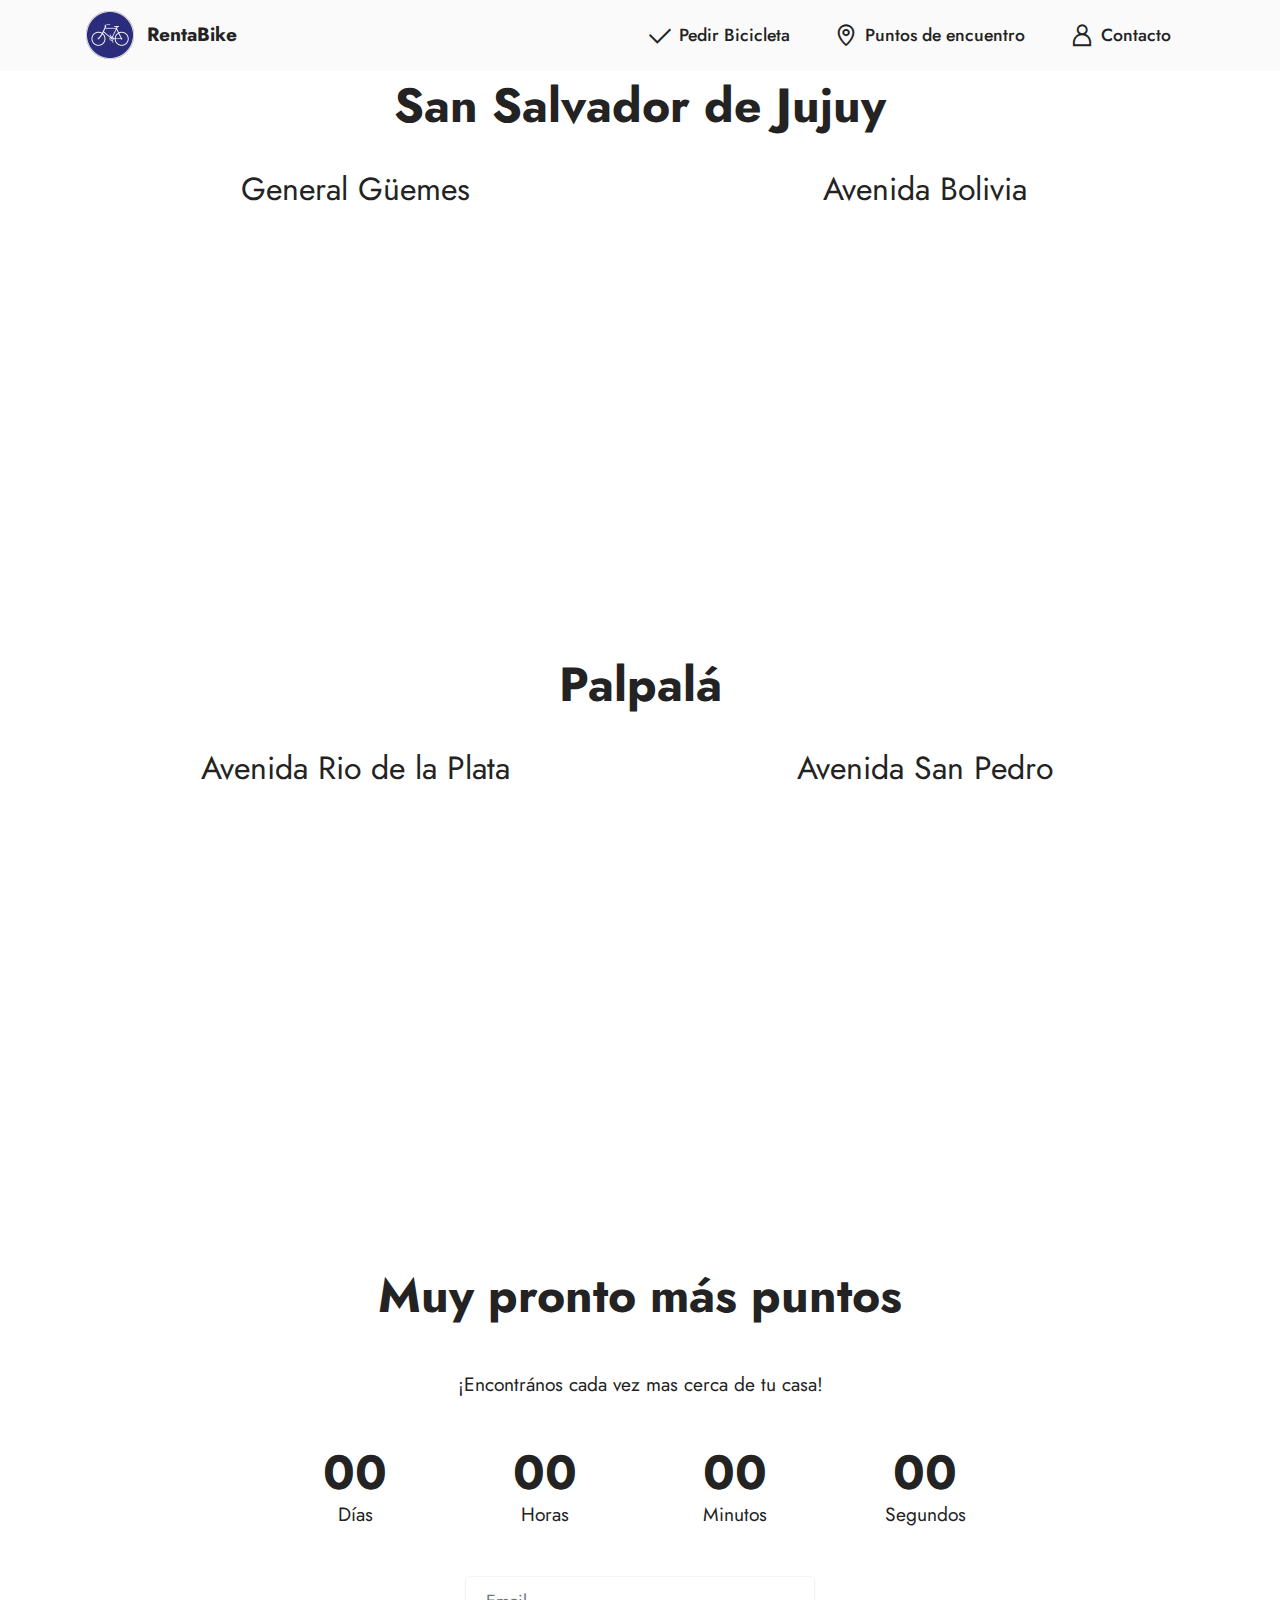
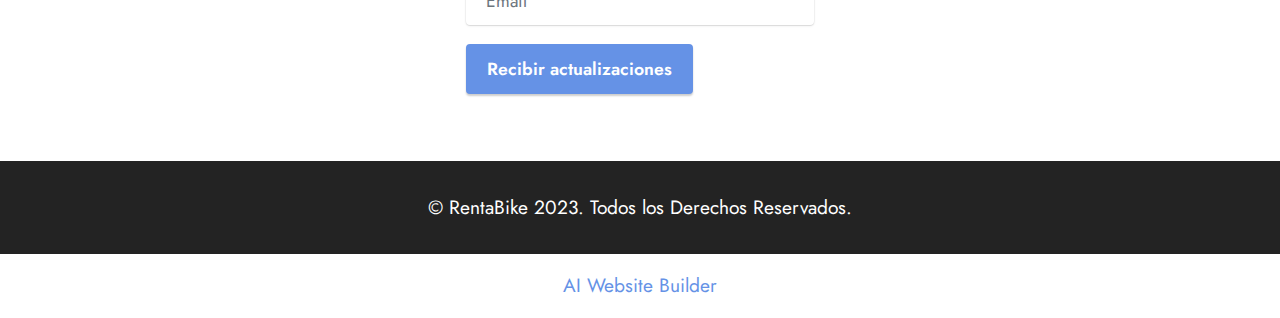
<file: page2.html>
<!DOCTYPE html>
<html  >
<head>
  <!-- Site made with Mobirise Website Builder v5.9.6, https://mobirise.com -->
  <meta charset="UTF-8">
  <meta http-equiv="X-UA-Compatible" content="IE=edge">
  <meta name="generator" content="Mobirise v5.9.6, mobirise.com">
  <meta name="viewport" content="width=device-width, initial-scale=1, minimum-scale=1">
  <link rel="shortcut icon" href="assets/images/mbr-96x96.png" type="image/x-icon">
  <meta name="description" content="">
  
  
  <title>Puntos de Encuentro</title>
  <link rel="stylesheet" href="assets/web/assets/mobirise-icons2/mobirise2.css">
  <link rel="stylesheet" href="assets/bootstrap/css/bootstrap.min.css">
  <link rel="stylesheet" href="assets/bootstrap/css/bootstrap-grid.min.css">
  <link rel="stylesheet" href="assets/bootstrap/css/bootstrap-reboot.min.css">
  <link rel="stylesheet" href="assets/dropdown/css/style.css">
  <link rel="stylesheet" href="assets/socicon/css/styles.css">
  <link rel="stylesheet" href="assets/theme/css/style.css">
  <link rel="preload" href="https://fonts.googleapis.com/css?family=Jost:100,200,300,400,500,600,700,800,900,100i,200i,300i,400i,500i,600i,700i,800i,900i&display=swap" as="style" onload="this.onload=null;this.rel='stylesheet'">
  <noscript><link rel="stylesheet" href="https://fonts.googleapis.com/css?family=Jost:100,200,300,400,500,600,700,800,900,100i,200i,300i,400i,500i,600i,700i,800i,900i&display=swap"></noscript>
  <link rel="preload" as="style" href="assets/mobirise/css/mbr-additional.css"><link rel="stylesheet" href="assets/mobirise/css/mbr-additional.css" type="text/css">

  
  
  
</head>
<body>
  
  <section data-bs-version="5.1" class="menu menu2 cid-tW7ZbCEOhx" once="menu" id="menu2-1k">
    
    <nav class="navbar navbar-dropdown navbar-expand-lg">
        <div class="container">
            <div class="navbar-brand">
                <span class="navbar-logo">
                    <a href="index.html">
                        <img src="assets/images/mbr-96x96.png" alt="Home" style="height: 3rem;">
                    </a>
                </span>
                <span class="navbar-caption-wrap"><a class="navbar-caption text-black text-primary display-7" href="index.html">RentaBike</a></span>
            </div>
            <button class="navbar-toggler" type="button" data-toggle="collapse" data-bs-toggle="collapse" data-target="#navbarSupportedContent" data-bs-target="#navbarSupportedContent" aria-controls="navbarNavAltMarkup" aria-expanded="false" aria-label="Toggle navigation">
                <div class="hamburger">
                    <span></span>
                    <span></span>
                    <span></span>
                    <span></span>
                </div>
            </button>
            <div class="collapse navbar-collapse" id="navbarSupportedContent">
                <ul class="navbar-nav nav-dropdown nav-right" data-app-modern-menu="true"><li class="nav-item"><a class="nav-link link text-black text-primary display-4" href="page1.html"><span class="mobi-mbri mobi-mbri-success mbr-iconfont mbr-iconfont-btn"></span>Pedir Bicicleta</a></li><li class="nav-item"><a class="nav-link link text-black text-primary display-4" href="page2.html"><span class="mobi-mbri mobi-mbri-map-pin mbr-iconfont mbr-iconfont-btn"></span>Puntos de encuentro</a></li>
                    <li class="nav-item"><a class="nav-link link text-black text-primary display-4" href="page3.html"><span class="mobi-mbri mobi-mbri-user mbr-iconfont mbr-iconfont-btn"></span>Contacto</a></li></ul>
                
                
            </div>
        </div>
    </nav>
</section>

<section data-bs-version="5.1" class="map3 cid-tW6RZhPprR" id="map3-3">
    
    
    
    
    

    <div class="container">
        <div class="row">
            <div class="col-12">
                <h3 class="mbr-section-title mb-4 align-center mbr-fonts-style display-2"><strong>San Salvador de Jujuy</strong></h3>
            </div>
            <div class="col-12 col-lg-6">
                <h4 class="mbr-section-subtitle mb-3 align-center mbr-fonts-style display-5">General Güemes</h4>
                <div class="google-map"><iframe frameborder="0" style="border:0" src="https://www.google.com/maps/embed/v1/place?key=AIzaSyBQ55g-IgRRgXrd803PTWDTb7kd6aAitNQ&amp;q=360 5th Ave, New York, NY 10118" allowfullscreen=""></iframe></div>
            </div>
            <div class="col-12 col-lg-6">
                <h4 class="mbr-section-subtitle mb-3 mt-5 mt-lg-0 align-center mbr-fonts-style display-5">Avenida Bolivia</h4>
                <div class="google-map"><iframe frameborder="0" style="border:0" src="https://www.google.com/maps/embed/v1/place?key=AIzaSyBQ55g-IgRRgXrd803PTWDTb7kd6aAitNQ&amp;q=4-5 Chicheley St, South Bank, London SE1 7P" allowfullscreen=""></iframe></div>
            </div>
        </div>
    </div>
</section>

<section data-bs-version="5.1" class="map3 cid-tW7nN5GZmX" id="map3-e">
    
    
    
    
    

    <div class="container">
        <div class="row">
            <div class="col-12">
                <h3 class="mbr-section-title mb-4 align-center mbr-fonts-style display-2"><strong>Palpalá</strong></h3>
            </div>
            <div class="col-12 col-lg-6">
                <h4 class="mbr-section-subtitle mb-3 align-center mbr-fonts-style display-5">Avenida Rio de la Plata</h4>
                <div class="google-map"><iframe frameborder="0" style="border:0" src="https://www.google.com/maps/embed/v1/place?key=AIzaSyDbnCmnHmtigIYiD8jIfeHQv7gW2ANhHD4&amp;q=360 5th Ave, New York, NY 10118" allowfullscreen=""></iframe></div>
            </div>
            <div class="col-12 col-lg-6">
                <h4 class="mbr-section-subtitle mb-3 mt-5 mt-lg-0 align-center mbr-fonts-style display-5">Avenida San Pedro</h4>
                <div class="google-map"><iframe frameborder="0" style="border:0" src="https://www.google.com/maps/embed/v1/place?key=AIzaSyDbnCmnHmtigIYiD8jIfeHQv7gW2ANhHD4&amp;q=4-5 Chicheley St, South Bank, London SE1 7P" allowfullscreen=""></iframe></div>
            </div>
        </div>
    </div>
</section>

<section data-bs-version="5.1" class="countdown1 cid-tW6SVJwINP" id="countdown1-5">
    

    
    
    <div class="container">
        <div class="row justify-content-center">
            <div class="col-lg-8">
                <h3 class="mbr-section-title mb-5 align-center mbr-fonts-style display-2">
                    <strong>Muy pronto más puntos</strong></h3>
                <h4 class="mbr-section-subtitle mb-5 align-center mbr-fonts-style display-7">¡Encontrános cada vez mas cerca de tu casa!</h4>
                <div class="countdown-cont align-center mb-5">
                    <div class="daysCountdown col-xs-3 col-sm-3 col-md-3" title="Días"></div>
                    <div class="hoursCountdown col-xs-3 col-sm-3 col-md-3" title="Horas"></div>
                    <div class="minutesCountdown col-xs-3 col-sm-3 col-md-3" title="Minutos"></div>
                    <div class="secondsCountdown col-xs-3 col-sm-3 col-md-3" title="Segundos"></div>
                    <div class="countdown" data-due-date="2024/07/01"></div>
                </div>
                
            </div>
        </div>
        <div class="row">
            <div class="col-lg-4 mx-auto mbr-form" data-form-type="formoid">
                <form action="https://mobirise.eu/" method="POST" class="mbr-form form-with-styler" data-form-title="Form Name"><input type="hidden" name="email" data-form-email="true" value="a+jwbG7TbyT+p/46uVx+FQaRomAXz16zOGIzFEGDoIL4LuopsWcbP1QnTgWaebEMASC7oYocec/OB9AMLYpZFkViDrri8nbGy6s/m9L/ndGFpUlsPXgdl+q6nZbv8Voi">
                    <div class="row">
                        <div hidden="hidden" data-form-alert="" class="alert alert-success col-12">¡Te llegaran notificaciones cuando este todo listo!</div>
                        <div hidden="hidden" data-form-alert-danger="" class="alert alert-danger col-12">Oops...! some problem!</div>
                    </div>
                    <div class="dragArea row">
                        <div class="col form-group" data-for="email">
                            <input type="text" name="email" placeholder="Email" data-form-field="email" class="form-control" required="required" value="" id="email-countdown1-5">
                        </div>
                        <div class="mbr-section-btn"><button type="submit" class="btn btn-primary display-4">Recibir actualizaciones</button></div>
                    </div>
                </form>
            </div>
        </div>
    </div>
</section>

<section data-bs-version="5.1" class="footer3 cid-tW7lZxA2Q6" once="footers" id="footer3-c">

    

    

    <div class="container">
        <div class="row align-center mbr-white">
            
            
            <div class="row row-copirayt">
                <p class="mbr-text mb-0 mbr-fonts-style mbr-white align-center display-7">
                    © RentaBike 2023. Todos los Derechos Reservados.
                </p>
            </div>
        </div>
    </div>
</section><section class="display-7" style="padding: 0;align-items: center;justify-content: center;flex-wrap: wrap;    align-content: center;display: flex;position: relative;height: 4rem;"><a href="https://mobiri.se/3109960" style="flex: 1 1;height: 4rem;position: absolute;width: 100%;z-index: 1;"><img alt="" style="height: 4rem;" src="[data-uri]"></a><p style="margin: 0;text-align: center;" class="display-7">&#8204;</p><a style="z-index:1" href="https://mobirise.com/builder/ai-website-builder.html">AI Website Builder</a></section><script src="assets/bootstrap/js/bootstrap.bundle.min.js"></script>  <script src="assets/smoothscroll/smooth-scroll.js"></script>  <script src="assets/ytplayer/index.js"></script>  <script src="assets/dropdown/js/navbar-dropdown.js"></script>  <script src="assets/countdown/countdown.js"></script>  <script src="assets/theme/js/script.js"></script>  <script src="assets/formoid/formoid.min.js"></script>  
  
  
</body>
</html>
</file>
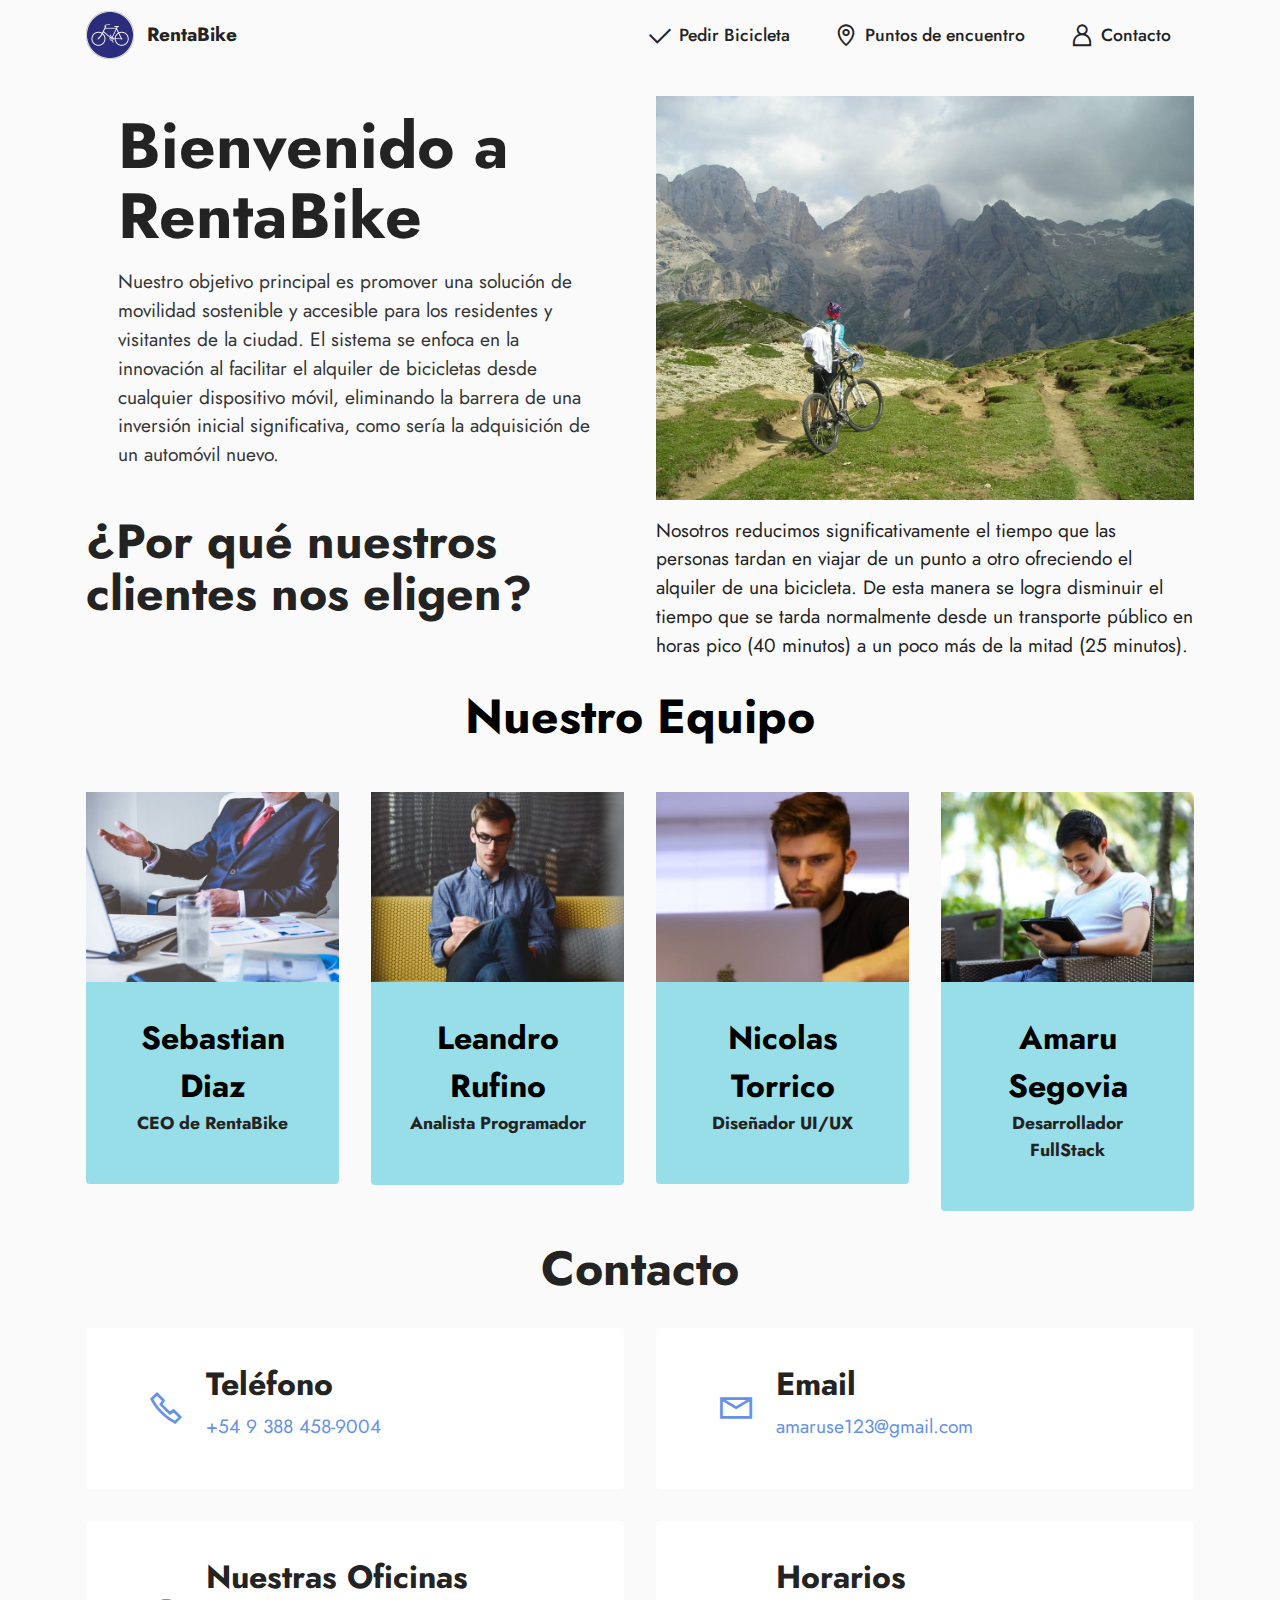
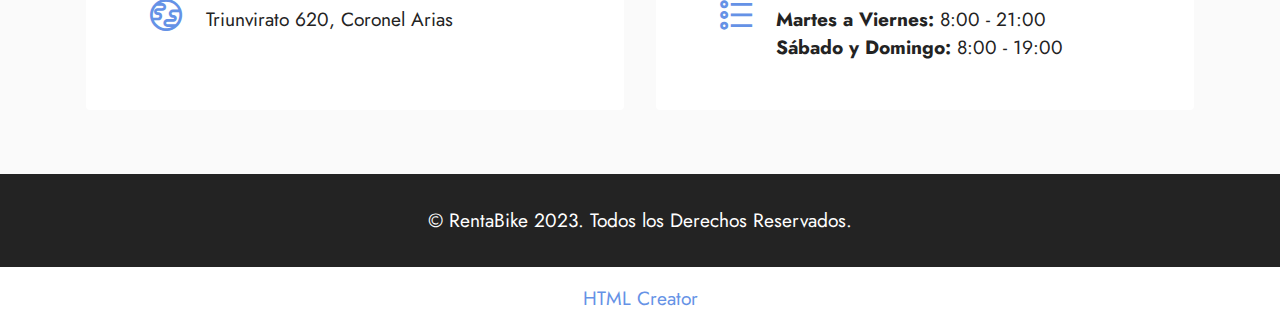
<file: page3.html>
<!DOCTYPE html>
<html  >
<head>
  <!-- Site made with Mobirise Website Builder v5.9.6, https://mobirise.com -->
  <meta charset="UTF-8">
  <meta http-equiv="X-UA-Compatible" content="IE=edge">
  <meta name="generator" content="Mobirise v5.9.6, mobirise.com">
  <meta name="viewport" content="width=device-width, initial-scale=1, minimum-scale=1">
  <link rel="shortcut icon" href="assets/images/mbr-96x96.png" type="image/x-icon">
  <meta name="description" content="">
  
  
  <title>Contacto</title>
  <link rel="stylesheet" href="assets/web/assets/mobirise-icons2/mobirise2.css">
  <link rel="stylesheet" href="assets/bootstrap/css/bootstrap.min.css">
  <link rel="stylesheet" href="assets/bootstrap/css/bootstrap-grid.min.css">
  <link rel="stylesheet" href="assets/bootstrap/css/bootstrap-reboot.min.css">
  <link rel="stylesheet" href="assets/dropdown/css/style.css">
  <link rel="stylesheet" href="assets/socicon/css/styles.css">
  <link rel="stylesheet" href="assets/theme/css/style.css">
  <link rel="preload" href="https://fonts.googleapis.com/css?family=Jost:100,200,300,400,500,600,700,800,900,100i,200i,300i,400i,500i,600i,700i,800i,900i&display=swap" as="style" onload="this.onload=null;this.rel='stylesheet'">
  <noscript><link rel="stylesheet" href="https://fonts.googleapis.com/css?family=Jost:100,200,300,400,500,600,700,800,900,100i,200i,300i,400i,500i,600i,700i,800i,900i&display=swap"></noscript>
  <link rel="preload" as="style" href="assets/mobirise/css/mbr-additional.css"><link rel="stylesheet" href="assets/mobirise/css/mbr-additional.css" type="text/css">

  
  
  
</head>
<body>
  
  <section data-bs-version="5.1" class="menu menu2 cid-tW7ZbCEOhx" once="menu" id="menu2-1k">
    
    <nav class="navbar navbar-dropdown navbar-expand-lg">
        <div class="container">
            <div class="navbar-brand">
                <span class="navbar-logo">
                    <a href="index.html">
                        <img src="assets/images/mbr-96x96.png" alt="Home" style="height: 3rem;">
                    </a>
                </span>
                <span class="navbar-caption-wrap"><a class="navbar-caption text-black text-primary display-7" href="index.html">RentaBike</a></span>
            </div>
            <button class="navbar-toggler" type="button" data-toggle="collapse" data-bs-toggle="collapse" data-target="#navbarSupportedContent" data-bs-target="#navbarSupportedContent" aria-controls="navbarNavAltMarkup" aria-expanded="false" aria-label="Toggle navigation">
                <div class="hamburger">
                    <span></span>
                    <span></span>
                    <span></span>
                    <span></span>
                </div>
            </button>
            <div class="collapse navbar-collapse" id="navbarSupportedContent">
                <ul class="navbar-nav nav-dropdown nav-right" data-app-modern-menu="true"><li class="nav-item"><a class="nav-link link text-black text-primary display-4" href="page1.html"><span class="mobi-mbri mobi-mbri-success mbr-iconfont mbr-iconfont-btn"></span>Pedir Bicicleta</a></li><li class="nav-item"><a class="nav-link link text-black text-primary display-4" href="page2.html"><span class="mobi-mbri mobi-mbri-map-pin mbr-iconfont mbr-iconfont-btn"></span>Puntos de encuentro</a></li>
                    <li class="nav-item"><a class="nav-link link text-black text-primary display-4" href="page3.html"><span class="mobi-mbri mobi-mbri-user mbr-iconfont mbr-iconfont-btn"></span>Contacto</a></li></ul>
                
                
            </div>
        </div>
    </nav>
</section>

<section data-bs-version="5.1" class="header14 cid-sFzxmVl7J6" id="header14-1f">

    

    

    <div class="container">
        <div class="row justify-content-center align-items-center">
            <div class="col-12 col-md-6 image-wrapper">
                <img src="assets/images/mbr-1256x942.jpg" alt="Mobirise Website Builder">
            </div>
            <div class="col-12 col-md">
                <div class="text-wrapper">
                    <h1 class="mbr-section-title mbr-fonts-style mb-3 display-1"><strong>Bienvenido a RentaBike</strong></h1>
                    <p class="mbr-text mbr-fonts-style display-7">Nuestro objetivo principal es promover una solución de movilidad sostenible y accesible para los residentes y visitantes de la ciudad. El sistema se enfoca en la innovación al facilitar el alquiler de bicicletas desde cualquier dispositivo móvil, eliminando la barrera de una inversión inicial significativa, como sería la adquisición de un automóvil nuevo.&nbsp;<br></p>
                    
                </div>
            </div>
        </div>
    </div>
</section>

<section data-bs-version="5.1" class="content10 cid-sFAZRnJnnI" id="content10-22">
    
    <div class="container">
        <div class="row justify-content-center">
            <div class="col-12 col-md">
                
                <h6 class="mbr-section-subtitle mbr-fonts-style mb-4 display-2"><strong>¿Por qué nuestros clientes nos eligen?</strong></h6>
            </div>
            <div class="col-md-12 col-lg-6">
                <p class="mbr-text mbr-fonts-style display-7">Nosotros reducimos significativamente el tiempo que las personas tardan en viajar de un punto a otro ofreciendo el alquiler de una bicicleta. De esta manera se logra disminuir el tiempo que se tarda normalmente desde un transporte público en horas pico (40 minutos) a un poco más de la mitad (25 minutos).</p>
            </div>
        </div>
    </div>
</section>

<section data-bs-version="5.1" class="team1 cid-sFzErVWEaH" id="team1-1o">
    

    
    <div class="container">
        <div class="row justify-content-center">
            <div class="col-12">
                <h3 class="mbr-section-title1 mbr-fonts-style align-center mb-5 display-2"><strong>Nuestro Equipo</strong></h3>
                
            </div>
            <div class="col-sm-6 col-lg-3">
                <div class="card-wrap">
                    <div class="image-wrap">
                        <img src="assets/images/mbr-596x447.jpg" alt="Mobirise Website Builder">
                    </div>
                    <div class="content-wrap">
                        <h5 class="mbr-section-title card-title mbr-fonts-style align-center m-0 display-5"><strong>Sebastian Diaz</strong></h5>
                        <h6 class="mbr-role mbr-fonts-style align-center mb-3 display-4"><strong>CEO de RentaBike</strong></h6>
                        
                        
                        
                    </div>
                </div>
            </div>

            <div class="col-sm-6 col-lg-3">
                <div class="card-wrap">
                    <div class="image-wrap">
                        <img src="assets/images/mbr-596x395.jpeg" alt="Mobirise Website Builder">
                    </div>
                    <div class="content-wrap">
                        <h5 class="mbr-section-title card-title mbr-fonts-style align-center m-0 display-5"><strong>Leandro Rufino</strong></h5>
                        <h6 class="mbr-role mbr-fonts-style align-center mb-3 display-4"><strong>Analista Programador</strong></h6>
                        
                        
                        
                    </div>
                </div>
            </div>

            <div class="col-sm-6 col-lg-3">
                <div class="card-wrap">
                    <div class="image-wrap">
                        <img src="assets/images/mbr-3-596x397.jpeg" alt="Mobirise Website Builder">
                    </div>
                    <div class="content-wrap">
                        <h5 class="mbr-section-title card-title mbr-fonts-style align-center m-0 display-5">
                            <strong>Nicolas Torrico</strong></h5>
                        <h6 class="mbr-role mbr-fonts-style align-center mb-3 display-4"><strong>Diseñador UI/UX</strong></h6>
                        
                        
                        
                    </div>
                </div>
            </div>

            <div class="col-sm-6 col-lg-3">
                <div class="card-wrap">
                    <div class="image-wrap">
                        <img src="assets/images/mbr-1-596x397.jpeg" alt="Mobirise Website Builder">
                    </div>
                    <div class="content-wrap">
                        <h5 class="mbr-section-title card-title mbr-fonts-style align-center m-0 display-5">
                            <strong>Amaru Segovia</strong></h5>
                        <h6 class="mbr-role mbr-fonts-style align-center mb-3 display-4">
                            <strong>Desarrollador FullStack</strong></h6>
                        
                        
                        
                    </div>
                </div>
            </div>
        </div>
    </div>
</section>

<section data-bs-version="5.1" class="contacts2 cid-tW6Zf5gRSq" id="contacts2-9">
    <!---->
    
    
    <div class="container">
        <div class="mbr-section-head">
            <h3 class="mbr-section-title mbr-fonts-style align-center mb-0 display-2">
                <strong>Contacto</strong></h3>
            
        </div>
        <div class="row justify-content-center mt-4">
            <div class="card col-12 col-md-6">
                <div class="card-wrapper">
                    <div class="image-wrapper">
                        <span class="mbr-iconfont mobi-mbri-phone mobi-mbri"></span>
                    </div>
                    <div class="text-wrapper">
                        <h6 class="card-title mbr-fonts-style mb-1 display-5">
                            <strong>Teléfono</strong></h6>
                        <p class="mbr-text mbr-fonts-style display-7"><a href="https://wa.me/54 9 388 4589004" class="text-primary">+54 9 388 458-9004</a></p>
                    </div>
                </div>
            </div>
            <div class="card col-12 col-md-6">
                <div class="card-wrapper">
                    <div class="image-wrapper">
                        <span class="mbr-iconfont mobi-mbri-letter mobi-mbri"></span>
                    </div>
                    <div class="text-wrapper">
                        <h6 class="card-title mbr-fonts-style mb-1 display-5">
                            <strong>Email</strong></h6>
                        <p class="mbr-text mbr-fonts-style display-7"><a href="mailto:amaruse123@gmail.com" class="text-primary">amaruse123@gmail.com</a></p>
                    </div>
                </div>
            </div>
            <div class="card col-12 col-md-6">
                <div class="card-wrapper">
                    <div class="image-wrapper">
                        <span class="mbr-iconfont mobi-mbri-globe mobi-mbri"></span>
                    </div>
                    <div class="text-wrapper">
                        <h6 class="card-title mbr-fonts-style mb-1 display-5"><strong>Nuestras Oficinas</strong></h6>
                        <p class="mbr-text mbr-fonts-style display-7">Triunvirato 620, Coronel Arias</p>
                    </div>
                </div>
            </div>
            <div class="card col-12 col-md-6">
                <div class="card-wrapper">
                    <div class="image-wrapper">
                        <span class="mbr-iconfont mobi-mbri-bulleted-list mobi-mbri"></span>
                    </div>
                    <div class="text-wrapper">
                        <h6 class="card-title mbr-fonts-style mb-1 display-5">
                            <strong>Horarios</strong></h6>
                        <p class="mbr-text mbr-fonts-style display-7"><strong>Martes a Viernes:</strong> 8:00 - 21:00<br><strong>Sábado y Domingo:</strong> 8:00 - 19:00</p>
                    </div>
                </div>
            </div>
        </div>
    </div>
</section>

<section data-bs-version="5.1" class="footer3 cid-tW7lZxA2Q6" once="footers" id="footer3-c">

    

    

    <div class="container">
        <div class="row align-center mbr-white">
            
            
            <div class="row row-copirayt">
                <p class="mbr-text mb-0 mbr-fonts-style mbr-white align-center display-7">
                    © RentaBike 2023. Todos los Derechos Reservados.
                </p>
            </div>
        </div>
    </div>
</section><section class="display-7" style="padding: 0;align-items: center;justify-content: center;flex-wrap: wrap;    align-content: center;display: flex;position: relative;height: 4rem;"><a href="https://mobiri.se/3109960" style="flex: 1 1;height: 4rem;position: absolute;width: 100%;z-index: 1;"><img alt="" style="height: 4rem;" src="[data-uri]"></a><p style="margin: 0;text-align: center;" class="display-7">&#8204;</p><a style="z-index:1" href="https://mobirise.com/html-builder.html">HTML Creator</a></section><script src="assets/bootstrap/js/bootstrap.bundle.min.js"></script>  <script src="assets/smoothscroll/smooth-scroll.js"></script>  <script src="assets/ytplayer/index.js"></script>  <script src="assets/dropdown/js/navbar-dropdown.js"></script>  <script src="assets/theme/js/script.js"></script>  
  
  
</body>
</html>
</file>
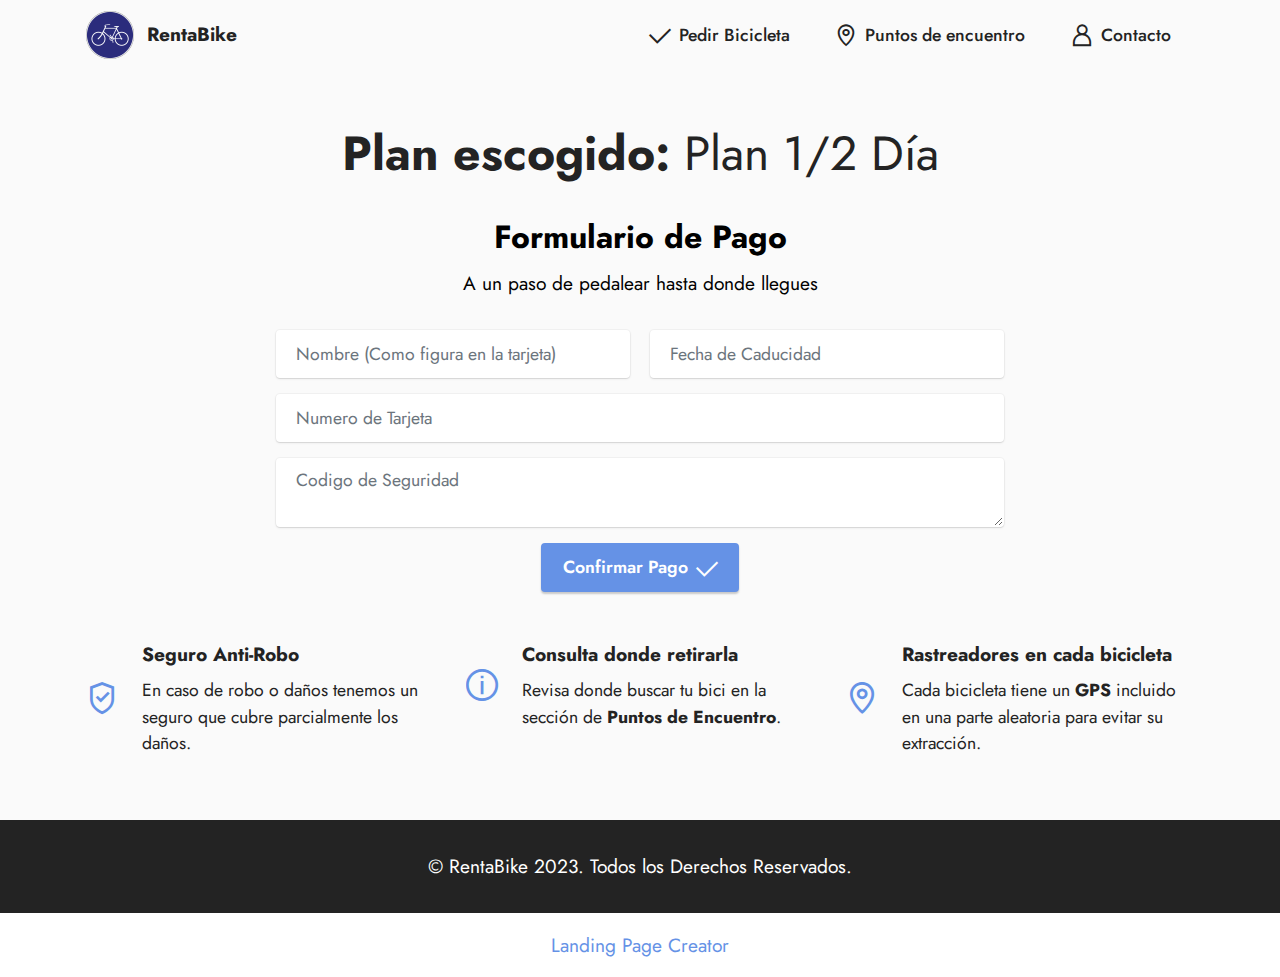
<file: page4.html>
<!DOCTYPE html>
<html  >
<head>
  <!-- Site made with Mobirise Website Builder v5.9.6, https://mobirise.com -->
  <meta charset="UTF-8">
  <meta http-equiv="X-UA-Compatible" content="IE=edge">
  <meta name="generator" content="Mobirise v5.9.6, mobirise.com">
  <meta name="viewport" content="width=device-width, initial-scale=1, minimum-scale=1">
  <link rel="shortcut icon" href="assets/images/mbr-96x96.png" type="image/x-icon">
  <meta name="description" content="">
  
  
  <title>Pago Plan Medio Dia</title>
  <link rel="stylesheet" href="assets/web/assets/mobirise-icons2/mobirise2.css">
  <link rel="stylesheet" href="assets/bootstrap/css/bootstrap.min.css">
  <link rel="stylesheet" href="assets/bootstrap/css/bootstrap-grid.min.css">
  <link rel="stylesheet" href="assets/bootstrap/css/bootstrap-reboot.min.css">
  <link rel="stylesheet" href="assets/dropdown/css/style.css">
  <link rel="stylesheet" href="assets/socicon/css/styles.css">
  <link rel="stylesheet" href="assets/theme/css/style.css">
  <link rel="preload" href="https://fonts.googleapis.com/css?family=Jost:100,200,300,400,500,600,700,800,900,100i,200i,300i,400i,500i,600i,700i,800i,900i&display=swap" as="style" onload="this.onload=null;this.rel='stylesheet'">
  <noscript><link rel="stylesheet" href="https://fonts.googleapis.com/css?family=Jost:100,200,300,400,500,600,700,800,900,100i,200i,300i,400i,500i,600i,700i,800i,900i&display=swap"></noscript>
  <link rel="preload" as="style" href="assets/mobirise/css/mbr-additional.css"><link rel="stylesheet" href="assets/mobirise/css/mbr-additional.css" type="text/css">

  
  
  
</head>
<body>
  
  <section data-bs-version="5.1" class="menu menu2 cid-tW7ZbCEOhx" once="menu" id="menu2-1k">
    
    <nav class="navbar navbar-dropdown navbar-expand-lg">
        <div class="container">
            <div class="navbar-brand">
                <span class="navbar-logo">
                    <a href="index.html">
                        <img src="assets/images/mbr-96x96.png" alt="Home" style="height: 3rem;">
                    </a>
                </span>
                <span class="navbar-caption-wrap"><a class="navbar-caption text-black text-primary display-7" href="index.html">RentaBike</a></span>
            </div>
            <button class="navbar-toggler" type="button" data-toggle="collapse" data-bs-toggle="collapse" data-target="#navbarSupportedContent" data-bs-target="#navbarSupportedContent" aria-controls="navbarNavAltMarkup" aria-expanded="false" aria-label="Toggle navigation">
                <div class="hamburger">
                    <span></span>
                    <span></span>
                    <span></span>
                    <span></span>
                </div>
            </button>
            <div class="collapse navbar-collapse" id="navbarSupportedContent">
                <ul class="navbar-nav nav-dropdown nav-right" data-app-modern-menu="true"><li class="nav-item"><a class="nav-link link text-black text-primary display-4" href="page1.html"><span class="mobi-mbri mobi-mbri-success mbr-iconfont mbr-iconfont-btn"></span>Pedir Bicicleta</a></li><li class="nav-item"><a class="nav-link link text-black text-primary display-4" href="page2.html"><span class="mobi-mbri mobi-mbri-map-pin mbr-iconfont mbr-iconfont-btn"></span>Puntos de encuentro</a></li>
                    <li class="nav-item"><a class="nav-link link text-black text-primary display-4" href="page3.html"><span class="mobi-mbri mobi-mbri-user mbr-iconfont mbr-iconfont-btn"></span>Contacto</a></li></ul>
                
                
            </div>
        </div>
    </nav>
</section>

<section data-bs-version="5.1" class="content4 cid-sFzIdnt1ra" id="content4-1q">
    
    
    <div class="container">
        <div class="row justify-content-center">
            <div class="title col-md-12 col-lg-10">
                <h3 class="mbr-section-title mbr-fonts-style align-center mb-4 display-2"><strong>Plan escogido: </strong>Plan 1/2 Día</h3>
                
                
            </div>
        </div>
    </div>
</section>

<section data-bs-version="5.1" class="form5 cid-sFzDs3t9EG" id="form5-1m">
    
    
    <div class="container">
        <div class="mbr-section-head">
            <h3 class="mbr-section-title mbr-fonts-style align-center mb-0 display-5"><strong>Formulario de Pago</strong></h3>
            <h4 class="mbr-section-subtitle mbr-fonts-style align-center mb-0 mt-2 display-7">A un paso de pedalear hasta donde llegues</h4>
        </div>
        <div class="row justify-content-center mt-4">
            <div class="col-lg-8 mx-auto mbr-form" data-form-type="formoid">
                <form action="https://mobirise.eu/" method="POST" class="mbr-form form-with-styler" data-form-title="Form Name"><input type="hidden" name="email" data-form-email="true" value="Y8pf4TefSV7ylAMhksQHbmIh5E5M6aOyfZ4bh9vhQ6wV9GbdDbQ/l/YkibClXLPyMi4BfjZaTTklFZckNt6cEqVhNoUFv/j03qPSUg/UQ3bodcxrV5yIOD1qo6EOl+d7">
                    <div class="row">
                        <div hidden="hidden" data-form-alert="" class="alert alert-success col-12">¡Perfecto! Dirígete a tu punto mas cercano</div>
                        <div hidden="hidden" data-form-alert-danger="" class="alert alert-danger col-12">Oops...! some
                            problem!</div>
                    </div>
                    <div class="dragArea row">
                        <div class="col-md col-sm-12 form-group mb-3" data-for="name">
                            <input type="text" name="name" placeholder="Nombre (Como figura en la tarjeta)" data-form-field="name" class="form-control" value="" id="name-form5-1m">
                        </div>
                        <div class="col-md col-sm-12 form-group mb-3" data-for="email">
                            <input type="email" name="email" placeholder="Fecha de Caducidad" data-form-field="email" class="form-control" value="" id="email-form5-1m">
                        </div>
                        <div class="col-12 form-group mb-3" data-for="url">
                            <input type="url" name="url" placeholder="Numero de Tarjeta" data-form-field="url" class="form-control" value="" id="url-form5-1m">
                        </div>
                        <div class="col-12 form-group mb-3" data-for="textarea">
                            <textarea name="textarea" placeholder="Codigo de Seguridad " data-form-field="textarea" class="form-control" id="textarea-form5-1m"></textarea>
                        </div>
                        <div class="col-lg-12 col-md-12 col-sm-12 align-center mbr-section-btn"><button type="submit" class="btn btn-primary display-4"><span class="mobi-mbri mobi-mbri-success mbr-iconfont mbr-iconfont-btn"></span>Confirmar Pago</button></div>
                    </div>
                </form>
            </div>
        </div>
    </div>
</section>

<section data-bs-version="5.1" class="features15 cid-tW7dVVaB63" id="features15-a">

    

    
    
    <div class="container">
        <div class="row justify-content-center">
            
            
            <div class="item features-without-image mb-5 col-12 col-md-4 active">
                <div class="item-wrapper">
                    <span class="mbr-iconfont mobi-mbri-protect mobi-mbri m-auto"></span>
                    <div class="card-box">
                        <h4 class="card-title mbr-fonts-style mb-2 display-7"><strong>Seguro Anti-Robo</strong></h4>
                        <h5 class="card-text mbr-fonts-style display-4">En caso de robo o daños tenemos un seguro que cubre parcialmente los daños.</h5>
                    </div>
                </div>
            </div><div class="item features-without-image mb-5 col-12 col-md-4">
                <div class="item-wrapper">
                    <span class="mbr-iconfont m-auto mobi-mbri-info mobi-mbri"></span>
                    <div class="card-box">
                        <h4 class="card-title mbr-fonts-style mb-2 display-7"><strong>Consulta donde retirarla</strong></h4>
                        <h5 class="card-text mbr-fonts-style display-4">Revisa donde buscar tu bici en la sección de <strong>Puntos de Encuentro</strong>.</h5>
                    </div>
                </div>
            </div><div class="item features-without-image mb-5 col-12 col-md-4">
                <div class="item-wrapper">
                    <span class="mbr-iconfont m-auto mobi-mbri-map-pin mobi-mbri"></span>
                    <div class="card-box">
                        <h4 class="card-title mbr-fonts-style mb-2 display-7"><strong>Rastreadores en cada bicicleta</strong></h4>
                        <h5 class="card-text mbr-fonts-style display-4">Cada bicicleta tiene un <strong>GPS</strong> incluido en una parte aleatoria para evitar su extracción.</h5>
                    </div>
                </div>
            </div>
        </div>
    </div>
</section>

<section data-bs-version="5.1" class="footer3 cid-tW7lZxA2Q6" once="footers" id="footer3-c">

    

    

    <div class="container">
        <div class="row align-center mbr-white">
            
            
            <div class="row row-copirayt">
                <p class="mbr-text mb-0 mbr-fonts-style mbr-white align-center display-7">
                    © RentaBike 2023. Todos los Derechos Reservados.
                </p>
            </div>
        </div>
    </div>
</section><section class="display-7" style="padding: 0;align-items: center;justify-content: center;flex-wrap: wrap;    align-content: center;display: flex;position: relative;height: 4rem;"><a href="https://mobiri.se/3109960" style="flex: 1 1;height: 4rem;position: absolute;width: 100%;z-index: 1;"><img alt="" style="height: 4rem;" src="[data-uri]"></a><p style="margin: 0;text-align: center;" class="display-7">&#8204;</p><a style="z-index:1" href="https://mobirise.com/builder/landing-page-builder.html">Landing Page Creator</a></section><script src="assets/bootstrap/js/bootstrap.bundle.min.js"></script>  <script src="assets/smoothscroll/smooth-scroll.js"></script>  <script src="assets/ytplayer/index.js"></script>  <script src="assets/dropdown/js/navbar-dropdown.js"></script>  <script src="assets/theme/js/script.js"></script>  <script src="assets/formoid/formoid.min.js"></script>  
  
  
</body>
</html>
</file>
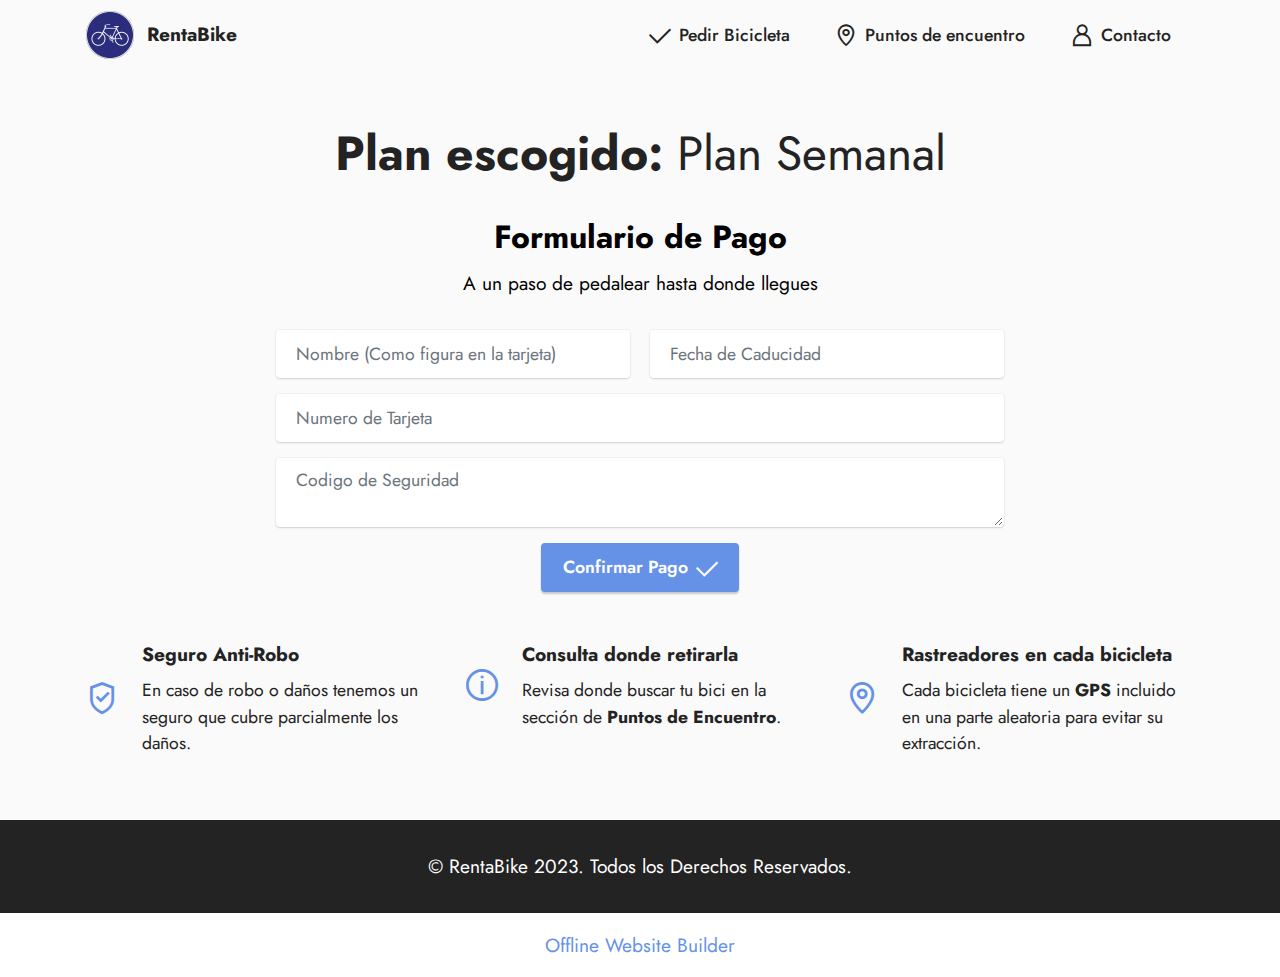
<file: page5.html>
<!DOCTYPE html>
<html  >
<head>
  <!-- Site made with Mobirise Website Builder v5.9.6, https://mobirise.com -->
  <meta charset="UTF-8">
  <meta http-equiv="X-UA-Compatible" content="IE=edge">
  <meta name="generator" content="Mobirise v5.9.6, mobirise.com">
  <meta name="viewport" content="width=device-width, initial-scale=1, minimum-scale=1">
  <link rel="shortcut icon" href="assets/images/mbr-96x96.png" type="image/x-icon">
  <meta name="description" content="">
  
  
  <title>Pago Plan Semanal</title>
  <link rel="stylesheet" href="assets/web/assets/mobirise-icons2/mobirise2.css">
  <link rel="stylesheet" href="assets/bootstrap/css/bootstrap.min.css">
  <link rel="stylesheet" href="assets/bootstrap/css/bootstrap-grid.min.css">
  <link rel="stylesheet" href="assets/bootstrap/css/bootstrap-reboot.min.css">
  <link rel="stylesheet" href="assets/dropdown/css/style.css">
  <link rel="stylesheet" href="assets/socicon/css/styles.css">
  <link rel="stylesheet" href="assets/theme/css/style.css">
  <link rel="preload" href="https://fonts.googleapis.com/css?family=Jost:100,200,300,400,500,600,700,800,900,100i,200i,300i,400i,500i,600i,700i,800i,900i&display=swap" as="style" onload="this.onload=null;this.rel='stylesheet'">
  <noscript><link rel="stylesheet" href="https://fonts.googleapis.com/css?family=Jost:100,200,300,400,500,600,700,800,900,100i,200i,300i,400i,500i,600i,700i,800i,900i&display=swap"></noscript>
  <link rel="preload" as="style" href="assets/mobirise/css/mbr-additional.css"><link rel="stylesheet" href="assets/mobirise/css/mbr-additional.css" type="text/css">

  
  
  
</head>
<body>
  
  <section data-bs-version="5.1" class="menu menu2 cid-tW7ZbCEOhx" once="menu" id="menu2-1k">
    
    <nav class="navbar navbar-dropdown navbar-expand-lg">
        <div class="container">
            <div class="navbar-brand">
                <span class="navbar-logo">
                    <a href="index.html">
                        <img src="assets/images/mbr-96x96.png" alt="Home" style="height: 3rem;">
                    </a>
                </span>
                <span class="navbar-caption-wrap"><a class="navbar-caption text-black text-primary display-7" href="index.html">RentaBike</a></span>
            </div>
            <button class="navbar-toggler" type="button" data-toggle="collapse" data-bs-toggle="collapse" data-target="#navbarSupportedContent" data-bs-target="#navbarSupportedContent" aria-controls="navbarNavAltMarkup" aria-expanded="false" aria-label="Toggle navigation">
                <div class="hamburger">
                    <span></span>
                    <span></span>
                    <span></span>
                    <span></span>
                </div>
            </button>
            <div class="collapse navbar-collapse" id="navbarSupportedContent">
                <ul class="navbar-nav nav-dropdown nav-right" data-app-modern-menu="true"><li class="nav-item"><a class="nav-link link text-black text-primary display-4" href="page1.html"><span class="mobi-mbri mobi-mbri-success mbr-iconfont mbr-iconfont-btn"></span>Pedir Bicicleta</a></li><li class="nav-item"><a class="nav-link link text-black text-primary display-4" href="page2.html"><span class="mobi-mbri mobi-mbri-map-pin mbr-iconfont mbr-iconfont-btn"></span>Puntos de encuentro</a></li>
                    <li class="nav-item"><a class="nav-link link text-black text-primary display-4" href="page3.html"><span class="mobi-mbri mobi-mbri-user mbr-iconfont mbr-iconfont-btn"></span>Contacto</a></li></ul>
                
                
            </div>
        </div>
    </nav>
</section>

<section data-bs-version="5.1" class="content4 cid-tW7ocIxfRu" id="content4-g">
    
    
    <div class="container">
        <div class="row justify-content-center">
            <div class="title col-md-12 col-lg-10">
                <h3 class="mbr-section-title mbr-fonts-style align-center mb-4 display-2"><strong>Plan escogido: </strong>Plan Semanal</h3>
                
                
            </div>
        </div>
    </div>
</section>

<section data-bs-version="5.1" class="form5 cid-tW7ocIXqdD" id="form5-h">
    
    
    <div class="container">
        <div class="mbr-section-head">
            <h3 class="mbr-section-title mbr-fonts-style align-center mb-0 display-5"><strong>Formulario de Pago</strong></h3>
            <h4 class="mbr-section-subtitle mbr-fonts-style align-center mb-0 mt-2 display-7">A un paso de pedalear hasta donde llegues</h4>
        </div>
        <div class="row justify-content-center mt-4">
            <div class="col-lg-8 mx-auto mbr-form" data-form-type="formoid">
                <form action="https://mobirise.eu/" method="POST" class="mbr-form form-with-styler" data-form-title="Form Name"><input type="hidden" name="email" data-form-email="true" value="DT6RtVRzXOlOqsAR7WqJTAc+vS0KqzTtxt0wIb/Qqxw6KgALwgnBnhameQuJHaCJ7LXsDaTt+XRjsR7dAf63wQlIVxZ5AbnvJEUM+Ass7fH9u53Jp0d8mPBkO1dWdnYq">
                    <div class="row">
                        <div hidden="hidden" data-form-alert="" class="alert alert-success col-12">¡Perfecto! Dirígete a tu punto mas cercano</div>
                        <div hidden="hidden" data-form-alert-danger="" class="alert alert-danger col-12">Oops...! some
                            problem!</div>
                    </div>
                    <div class="dragArea row">
                        <div class="col-md col-sm-12 form-group mb-3" data-for="name">
                            <input type="text" name="name" placeholder="Nombre (Como figura en la tarjeta)" data-form-field="name" class="form-control" value="" id="name-form5-h">
                        </div>
                        <div class="col-md col-sm-12 form-group mb-3" data-for="email">
                            <input type="email" name="email" placeholder="Fecha de Caducidad" data-form-field="email" class="form-control" value="" id="email-form5-h">
                        </div>
                        <div class="col-12 form-group mb-3" data-for="url">
                            <input type="url" name="url" placeholder="Numero de Tarjeta" data-form-field="url" class="form-control" value="" id="url-form5-h">
                        </div>
                        <div class="col-12 form-group mb-3" data-for="textarea">
                            <textarea name="textarea" placeholder="Codigo de Seguridad " data-form-field="textarea" class="form-control" id="textarea-form5-h"></textarea>
                        </div>
                        <div class="col-lg-12 col-md-12 col-sm-12 align-center mbr-section-btn"><button type="submit" class="btn btn-primary display-4"><span class="mobi-mbri mobi-mbri-success mbr-iconfont mbr-iconfont-btn"></span>Confirmar Pago</button></div>
                    </div>
                </form>
            </div>
        </div>
    </div>
</section>

<section data-bs-version="5.1" class="features15 cid-tW7ocJvvgX" id="features15-i">

    

    
    
    <div class="container">
        <div class="row justify-content-center">
            
            
            <div class="item features-without-image mb-5 col-12 col-md-4 active">
                <div class="item-wrapper">
                    <span class="mbr-iconfont mobi-mbri-protect mobi-mbri m-auto"></span>
                    <div class="card-box">
                        <h4 class="card-title mbr-fonts-style mb-2 display-7"><strong>Seguro Anti-Robo</strong></h4>
                        <h5 class="card-text mbr-fonts-style display-4">En caso de robo o daños tenemos un seguro que cubre parcialmente los daños.</h5>
                    </div>
                </div>
            </div><div class="item features-without-image mb-5 col-12 col-md-4">
                <div class="item-wrapper">
                    <span class="mbr-iconfont m-auto mobi-mbri-info mobi-mbri"></span>
                    <div class="card-box">
                        <h4 class="card-title mbr-fonts-style mb-2 display-7"><strong>Consulta donde retirarla</strong></h4>
                        <h5 class="card-text mbr-fonts-style display-4">Revisa donde buscar tu bici en la sección de <strong>Puntos de Encuentro</strong>.</h5>
                    </div>
                </div>
            </div><div class="item features-without-image mb-5 col-12 col-md-4">
                <div class="item-wrapper">
                    <span class="mbr-iconfont m-auto mobi-mbri-map-pin mobi-mbri"></span>
                    <div class="card-box">
                        <h4 class="card-title mbr-fonts-style mb-2 display-7"><strong>Rastreadores en cada bicicleta</strong></h4>
                        <h5 class="card-text mbr-fonts-style display-4">Cada bicicleta tiene un <strong>GPS</strong> incluido en una parte aleatoria para evitar su extracción.</h5>
                    </div>
                </div>
            </div>
        </div>
    </div>
</section>

<section data-bs-version="5.1" class="footer3 cid-tW7ocK1Pu5" once="footers" id="footer3-j">

    

    

    <div class="container">
        <div class="row align-center mbr-white">
            
            
            <div class="row row-copirayt">
                <p class="mbr-text mb-0 mbr-fonts-style mbr-white align-center display-7">
                    © RentaBike 2023. Todos los Derechos Reservados.
                </p>
            </div>
        </div>
    </div>
</section><section class="display-7" style="padding: 0;align-items: center;justify-content: center;flex-wrap: wrap;    align-content: center;display: flex;position: relative;height: 4rem;"><a href="https://mobiri.se/3109960" style="flex: 1 1;height: 4rem;position: absolute;width: 100%;z-index: 1;"><img alt="" style="height: 4rem;" src="[data-uri]"></a><p style="margin: 0;text-align: center;" class="display-7">&#8204;</p><a style="z-index:1" href="https://mobirise.com/offline-website-builder.html">Offline Website Builder</a></section><script src="assets/bootstrap/js/bootstrap.bundle.min.js"></script>  <script src="assets/smoothscroll/smooth-scroll.js"></script>  <script src="assets/ytplayer/index.js"></script>  <script src="assets/dropdown/js/navbar-dropdown.js"></script>  <script src="assets/theme/js/script.js"></script>  <script src="assets/formoid/formoid.min.js"></script>  
  
  
</body>
</html>
</file>
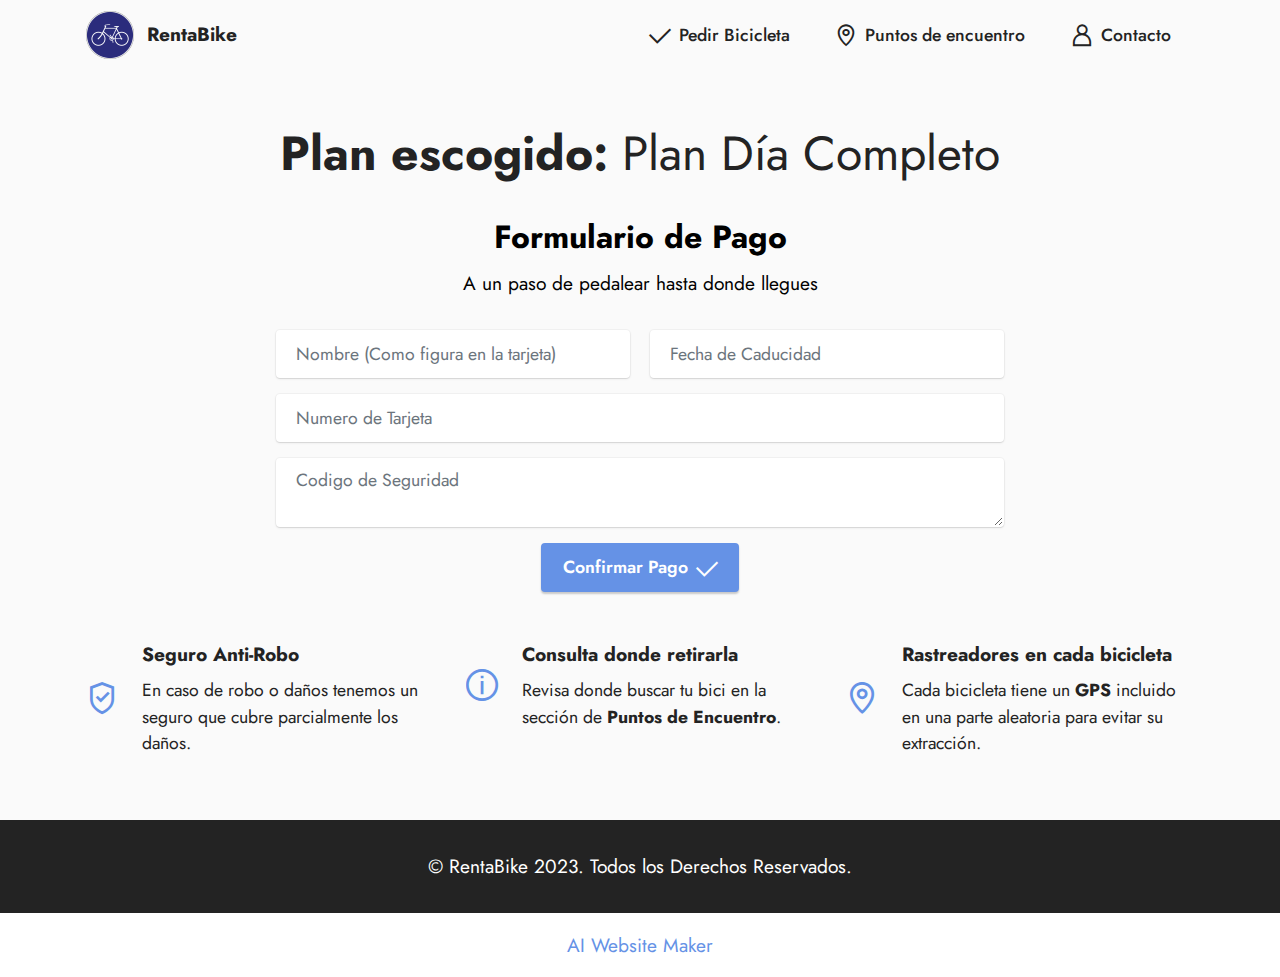
<file: page6.html>
<!DOCTYPE html>
<html  >
<head>
  <!-- Site made with Mobirise Website Builder v5.9.6, https://mobirise.com -->
  <meta charset="UTF-8">
  <meta http-equiv="X-UA-Compatible" content="IE=edge">
  <meta name="generator" content="Mobirise v5.9.6, mobirise.com">
  <meta name="viewport" content="width=device-width, initial-scale=1, minimum-scale=1">
  <link rel="shortcut icon" href="assets/images/mbr-96x96.png" type="image/x-icon">
  <meta name="description" content="">
  
  
  <title>Pago Plan Dia Completo</title>
  <link rel="stylesheet" href="assets/web/assets/mobirise-icons2/mobirise2.css">
  <link rel="stylesheet" href="assets/bootstrap/css/bootstrap.min.css">
  <link rel="stylesheet" href="assets/bootstrap/css/bootstrap-grid.min.css">
  <link rel="stylesheet" href="assets/bootstrap/css/bootstrap-reboot.min.css">
  <link rel="stylesheet" href="assets/dropdown/css/style.css">
  <link rel="stylesheet" href="assets/socicon/css/styles.css">
  <link rel="stylesheet" href="assets/theme/css/style.css">
  <link rel="preload" href="https://fonts.googleapis.com/css?family=Jost:100,200,300,400,500,600,700,800,900,100i,200i,300i,400i,500i,600i,700i,800i,900i&display=swap" as="style" onload="this.onload=null;this.rel='stylesheet'">
  <noscript><link rel="stylesheet" href="https://fonts.googleapis.com/css?family=Jost:100,200,300,400,500,600,700,800,900,100i,200i,300i,400i,500i,600i,700i,800i,900i&display=swap"></noscript>
  <link rel="preload" as="style" href="assets/mobirise/css/mbr-additional.css"><link rel="stylesheet" href="assets/mobirise/css/mbr-additional.css" type="text/css">

  
  
  
</head>
<body>
  
  <section data-bs-version="5.1" class="menu menu2 cid-tW7ZbCEOhx" once="menu" id="menu2-1k">
    
    <nav class="navbar navbar-dropdown navbar-expand-lg">
        <div class="container">
            <div class="navbar-brand">
                <span class="navbar-logo">
                    <a href="index.html">
                        <img src="assets/images/mbr-96x96.png" alt="Home" style="height: 3rem;">
                    </a>
                </span>
                <span class="navbar-caption-wrap"><a class="navbar-caption text-black text-primary display-7" href="index.html">RentaBike</a></span>
            </div>
            <button class="navbar-toggler" type="button" data-toggle="collapse" data-bs-toggle="collapse" data-target="#navbarSupportedContent" data-bs-target="#navbarSupportedContent" aria-controls="navbarNavAltMarkup" aria-expanded="false" aria-label="Toggle navigation">
                <div class="hamburger">
                    <span></span>
                    <span></span>
                    <span></span>
                    <span></span>
                </div>
            </button>
            <div class="collapse navbar-collapse" id="navbarSupportedContent">
                <ul class="navbar-nav nav-dropdown nav-right" data-app-modern-menu="true"><li class="nav-item"><a class="nav-link link text-black text-primary display-4" href="page1.html"><span class="mobi-mbri mobi-mbri-success mbr-iconfont mbr-iconfont-btn"></span>Pedir Bicicleta</a></li><li class="nav-item"><a class="nav-link link text-black text-primary display-4" href="page2.html"><span class="mobi-mbri mobi-mbri-map-pin mbr-iconfont mbr-iconfont-btn"></span>Puntos de encuentro</a></li>
                    <li class="nav-item"><a class="nav-link link text-black text-primary display-4" href="page3.html"><span class="mobi-mbri mobi-mbri-user mbr-iconfont mbr-iconfont-btn"></span>Contacto</a></li></ul>
                
                
            </div>
        </div>
    </nav>
</section>

<section data-bs-version="5.1" class="content4 cid-tW7oC9ank0" id="content4-l">
    
    
    <div class="container">
        <div class="row justify-content-center">
            <div class="title col-md-12 col-lg-10">
                <h3 class="mbr-section-title mbr-fonts-style align-center mb-4 display-2"><strong>Plan escogido: </strong>Plan Día Completo</h3>
                
                
            </div>
        </div>
    </div>
</section>

<section data-bs-version="5.1" class="form5 cid-tW7oC9JKNa" id="form5-m">
    
    
    <div class="container">
        <div class="mbr-section-head">
            <h3 class="mbr-section-title mbr-fonts-style align-center mb-0 display-5"><strong>Formulario de Pago</strong></h3>
            <h4 class="mbr-section-subtitle mbr-fonts-style align-center mb-0 mt-2 display-7">A un paso de pedalear hasta donde llegues</h4>
        </div>
        <div class="row justify-content-center mt-4">
            <div class="col-lg-8 mx-auto mbr-form" data-form-type="formoid">
                <form action="https://mobirise.eu/" method="POST" class="mbr-form form-with-styler" data-form-title="Form Name"><input type="hidden" name="email" data-form-email="true" value="XzkSdEXFGOK8qNngssJE2E/7ephEvUhoNDDQYci37/jHpOfZ7KKjbfYms/JKOyqRe91xEUiG3k3ongp49MQIYVrOn+GL0+f2Sm3NXvl1MH2NTTpTjYhggvCyBAJ+Mtry">
                    <div class="row">
                        <div hidden="hidden" data-form-alert="" class="alert alert-success col-12">¡Perfecto! Dirígete a tu punto mas cercano</div>
                        <div hidden="hidden" data-form-alert-danger="" class="alert alert-danger col-12">Oops...! some
                            problem!</div>
                    </div>
                    <div class="dragArea row">
                        <div class="col-md col-sm-12 form-group mb-3" data-for="name">
                            <input type="text" name="name" placeholder="Nombre (Como figura en la tarjeta)" data-form-field="name" class="form-control" value="" id="name-form5-m">
                        </div>
                        <div class="col-md col-sm-12 form-group mb-3" data-for="email">
                            <input type="email" name="email" placeholder="Fecha de Caducidad" data-form-field="email" class="form-control" value="" id="email-form5-m">
                        </div>
                        <div class="col-12 form-group mb-3" data-for="url">
                            <input type="url" name="url" placeholder="Numero de Tarjeta" data-form-field="url" class="form-control" value="" id="url-form5-m">
                        </div>
                        <div class="col-12 form-group mb-3" data-for="textarea">
                            <textarea name="textarea" placeholder="Codigo de Seguridad " data-form-field="textarea" class="form-control" id="textarea-form5-m"></textarea>
                        </div>
                        <div class="col-lg-12 col-md-12 col-sm-12 align-center mbr-section-btn"><button type="submit" class="btn btn-primary display-4"><span class="mobi-mbri mobi-mbri-success mbr-iconfont mbr-iconfont-btn"></span>Confirmar Pago</button></div>
                    </div>
                </form>
            </div>
        </div>
    </div>
</section>

<section data-bs-version="5.1" class="features15 cid-tW7oCa8YJy" id="features15-n">

    

    
    
    <div class="container">
        <div class="row justify-content-center">
            
            
            <div class="item features-without-image mb-5 col-12 col-md-4 active">
                <div class="item-wrapper">
                    <span class="mbr-iconfont mobi-mbri-protect mobi-mbri m-auto"></span>
                    <div class="card-box">
                        <h4 class="card-title mbr-fonts-style mb-2 display-7"><strong>Seguro Anti-Robo</strong></h4>
                        <h5 class="card-text mbr-fonts-style display-4">En caso de robo o daños tenemos un seguro que cubre parcialmente los daños.</h5>
                    </div>
                </div>
            </div><div class="item features-without-image mb-5 col-12 col-md-4">
                <div class="item-wrapper">
                    <span class="mbr-iconfont m-auto mobi-mbri-info mobi-mbri"></span>
                    <div class="card-box">
                        <h4 class="card-title mbr-fonts-style mb-2 display-7"><strong>Consulta donde retirarla</strong></h4>
                        <h5 class="card-text mbr-fonts-style display-4">Revisa donde buscar tu bici en la sección de <strong>Puntos de Encuentro</strong>.</h5>
                    </div>
                </div>
            </div><div class="item features-without-image mb-5 col-12 col-md-4">
                <div class="item-wrapper">
                    <span class="mbr-iconfont m-auto mobi-mbri-map-pin mobi-mbri"></span>
                    <div class="card-box">
                        <h4 class="card-title mbr-fonts-style mb-2 display-7"><strong>Rastreadores en cada bicicleta</strong></h4>
                        <h5 class="card-text mbr-fonts-style display-4">Cada bicicleta tiene un <strong>GPS</strong> incluido en una parte aleatoria para evitar su extracción.</h5>
                    </div>
                </div>
            </div>
        </div>
    </div>
</section>

<section data-bs-version="5.1" class="footer3 cid-tW7oCaO3Ud" once="footers" id="footer3-o">

    

    

    <div class="container">
        <div class="row align-center mbr-white">
            
            
            <div class="row row-copirayt">
                <p class="mbr-text mb-0 mbr-fonts-style mbr-white align-center display-7">
                    © RentaBike 2023. Todos los Derechos Reservados.
                </p>
            </div>
        </div>
    </div>
</section><section class="display-7" style="padding: 0;align-items: center;justify-content: center;flex-wrap: wrap;    align-content: center;display: flex;position: relative;height: 4rem;"><a href="https://mobiri.se/3109960" style="flex: 1 1;height: 4rem;position: absolute;width: 100%;z-index: 1;"><img alt="" style="height: 4rem;" src="[data-uri]"></a><p style="margin: 0;text-align: center;" class="display-7">&#8204;</p><a style="z-index:1" href="https://mobirise.com/builder/ai-website-builder.html">AI Website Maker</a></section><script src="assets/bootstrap/js/bootstrap.bundle.min.js"></script>  <script src="assets/smoothscroll/smooth-scroll.js"></script>  <script src="assets/ytplayer/index.js"></script>  <script src="assets/dropdown/js/navbar-dropdown.js"></script>  <script src="assets/theme/js/script.js"></script>  <script src="assets/formoid/formoid.min.js"></script>  
  
  
</body>
</html>
</file>
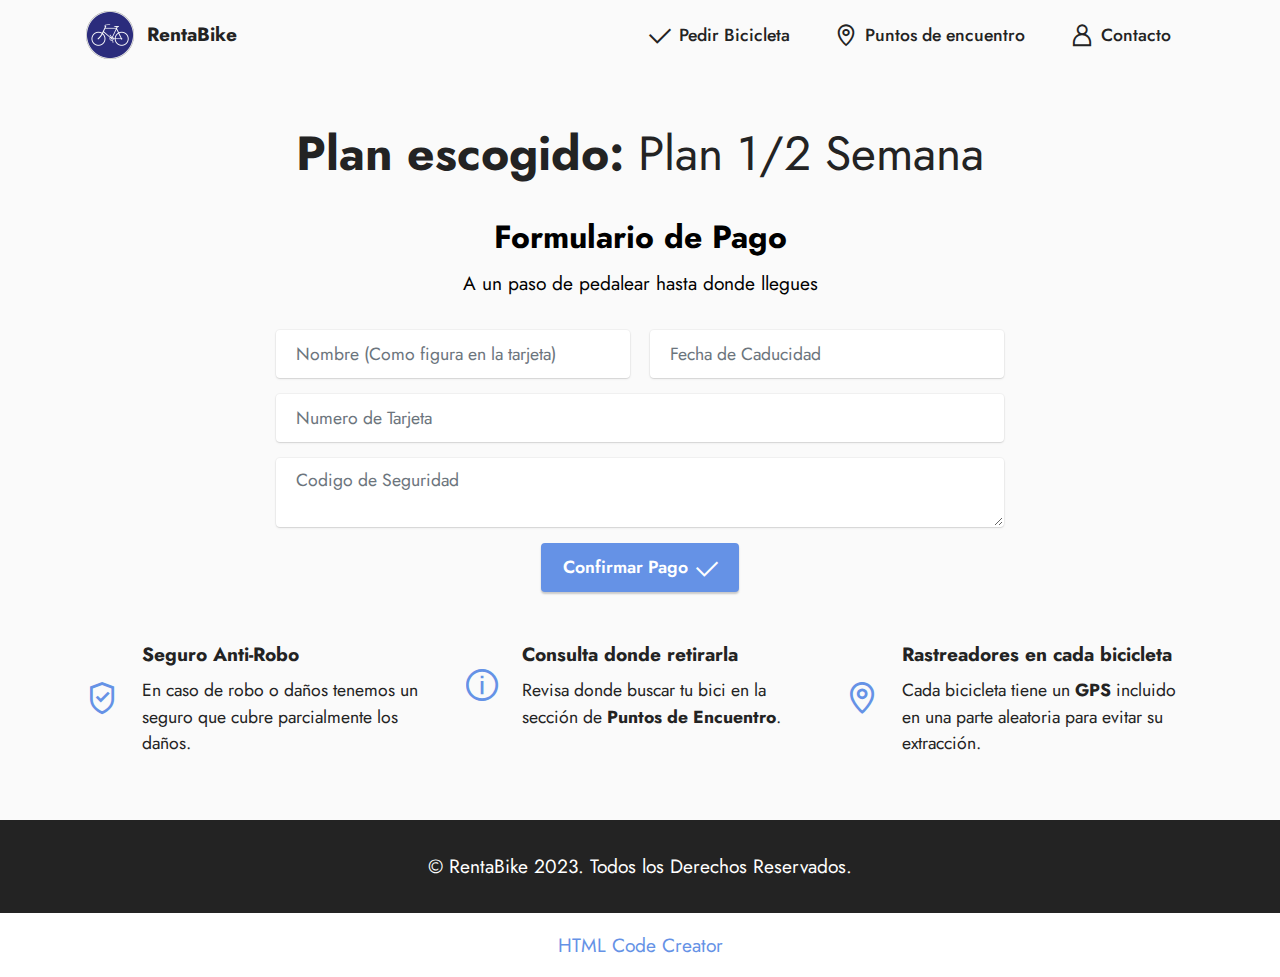
<file: page7.html>
<!DOCTYPE html>
<html  >
<head>
  <!-- Site made with Mobirise Website Builder v5.9.6, https://mobirise.com -->
  <meta charset="UTF-8">
  <meta http-equiv="X-UA-Compatible" content="IE=edge">
  <meta name="generator" content="Mobirise v5.9.6, mobirise.com">
  <meta name="viewport" content="width=device-width, initial-scale=1, minimum-scale=1">
  <link rel="shortcut icon" href="assets/images/mbr-96x96.png" type="image/x-icon">
  <meta name="description" content="">
  
  
  <title>Pago Plan Media Semana</title>
  <link rel="stylesheet" href="assets/web/assets/mobirise-icons2/mobirise2.css">
  <link rel="stylesheet" href="assets/bootstrap/css/bootstrap.min.css">
  <link rel="stylesheet" href="assets/bootstrap/css/bootstrap-grid.min.css">
  <link rel="stylesheet" href="assets/bootstrap/css/bootstrap-reboot.min.css">
  <link rel="stylesheet" href="assets/dropdown/css/style.css">
  <link rel="stylesheet" href="assets/socicon/css/styles.css">
  <link rel="stylesheet" href="assets/theme/css/style.css">
  <link rel="preload" href="https://fonts.googleapis.com/css?family=Jost:100,200,300,400,500,600,700,800,900,100i,200i,300i,400i,500i,600i,700i,800i,900i&display=swap" as="style" onload="this.onload=null;this.rel='stylesheet'">
  <noscript><link rel="stylesheet" href="https://fonts.googleapis.com/css?family=Jost:100,200,300,400,500,600,700,800,900,100i,200i,300i,400i,500i,600i,700i,800i,900i&display=swap"></noscript>
  <link rel="preload" as="style" href="assets/mobirise/css/mbr-additional.css"><link rel="stylesheet" href="assets/mobirise/css/mbr-additional.css" type="text/css">

  
  
  
</head>
<body>
  
  <section data-bs-version="5.1" class="menu menu2 cid-tW7ZbCEOhx" once="menu" id="menu2-1k">
    
    <nav class="navbar navbar-dropdown navbar-expand-lg">
        <div class="container">
            <div class="navbar-brand">
                <span class="navbar-logo">
                    <a href="index.html">
                        <img src="assets/images/mbr-96x96.png" alt="Home" style="height: 3rem;">
                    </a>
                </span>
                <span class="navbar-caption-wrap"><a class="navbar-caption text-black text-primary display-7" href="index.html">RentaBike</a></span>
            </div>
            <button class="navbar-toggler" type="button" data-toggle="collapse" data-bs-toggle="collapse" data-target="#navbarSupportedContent" data-bs-target="#navbarSupportedContent" aria-controls="navbarNavAltMarkup" aria-expanded="false" aria-label="Toggle navigation">
                <div class="hamburger">
                    <span></span>
                    <span></span>
                    <span></span>
                    <span></span>
                </div>
            </button>
            <div class="collapse navbar-collapse" id="navbarSupportedContent">
                <ul class="navbar-nav nav-dropdown nav-right" data-app-modern-menu="true"><li class="nav-item"><a class="nav-link link text-black text-primary display-4" href="page1.html"><span class="mobi-mbri mobi-mbri-success mbr-iconfont mbr-iconfont-btn"></span>Pedir Bicicleta</a></li><li class="nav-item"><a class="nav-link link text-black text-primary display-4" href="page2.html"><span class="mobi-mbri mobi-mbri-map-pin mbr-iconfont mbr-iconfont-btn"></span>Puntos de encuentro</a></li>
                    <li class="nav-item"><a class="nav-link link text-black text-primary display-4" href="page3.html"><span class="mobi-mbri mobi-mbri-user mbr-iconfont mbr-iconfont-btn"></span>Contacto</a></li></ul>
                
                
            </div>
        </div>
    </nav>
</section>

<section data-bs-version="5.1" class="content4 cid-tW7oL2UVf8" id="content4-q">
    
    
    <div class="container">
        <div class="row justify-content-center">
            <div class="title col-md-12 col-lg-10">
                <h3 class="mbr-section-title mbr-fonts-style align-center mb-4 display-2"><strong>Plan escogido: </strong>Plan 1/2 Semana</h3>
                
                
            </div>
        </div>
    </div>
</section>

<section data-bs-version="5.1" class="form5 cid-tW7oL3m98c" id="form5-r">
    
    
    <div class="container">
        <div class="mbr-section-head">
            <h3 class="mbr-section-title mbr-fonts-style align-center mb-0 display-5"><strong>Formulario de Pago</strong></h3>
            <h4 class="mbr-section-subtitle mbr-fonts-style align-center mb-0 mt-2 display-7">A un paso de pedalear hasta donde llegues</h4>
        </div>
        <div class="row justify-content-center mt-4">
            <div class="col-lg-8 mx-auto mbr-form" data-form-type="formoid">
                <form action="https://mobirise.eu/" method="POST" class="mbr-form form-with-styler" data-form-title="Form Name"><input type="hidden" name="email" data-form-email="true" value="zhdr8v06FFwiJP1BZMp+Dug6aP3U9KhOlrlkFAd3nhRqRQjpVQxVvP1ETFuY9g7TiaJtZFkuNjCRDZPj1+3MDF+tLkD5M+dtaM4VRpqfak0Tl7vXZxWcGNadVtnQ26Gz">
                    <div class="row">
                        <div hidden="hidden" data-form-alert="" class="alert alert-success col-12">¡Perfecto! Dirígete a tu punto mas cercano</div>
                        <div hidden="hidden" data-form-alert-danger="" class="alert alert-danger col-12">Oops...! some
                            problem!</div>
                    </div>
                    <div class="dragArea row">
                        <div class="col-md col-sm-12 form-group mb-3" data-for="name">
                            <input type="text" name="name" placeholder="Nombre (Como figura en la tarjeta)" data-form-field="name" class="form-control" value="" id="name-form5-r">
                        </div>
                        <div class="col-md col-sm-12 form-group mb-3" data-for="email">
                            <input type="email" name="email" placeholder="Fecha de Caducidad" data-form-field="email" class="form-control" value="" id="email-form5-r">
                        </div>
                        <div class="col-12 form-group mb-3" data-for="url">
                            <input type="url" name="url" placeholder="Numero de Tarjeta" data-form-field="url" class="form-control" value="" id="url-form5-r">
                        </div>
                        <div class="col-12 form-group mb-3" data-for="textarea">
                            <textarea name="textarea" placeholder="Codigo de Seguridad " data-form-field="textarea" class="form-control" id="textarea-form5-r"></textarea>
                        </div>
                        <div class="col-lg-12 col-md-12 col-sm-12 align-center mbr-section-btn"><button type="submit" class="btn btn-primary display-4"><span class="mobi-mbri mobi-mbri-success mbr-iconfont mbr-iconfont-btn"></span>Confirmar Pago</button></div>
                    </div>
                </form>
            </div>
        </div>
    </div>
</section>

<section data-bs-version="5.1" class="features15 cid-tW7oL3Sjk0" id="features15-s">

    

    
    
    <div class="container">
        <div class="row justify-content-center">
            
            
            <div class="item features-without-image mb-5 col-12 col-md-4 active">
                <div class="item-wrapper">
                    <span class="mbr-iconfont mobi-mbri-protect mobi-mbri m-auto"></span>
                    <div class="card-box">
                        <h4 class="card-title mbr-fonts-style mb-2 display-7"><strong>Seguro Anti-Robo</strong></h4>
                        <h5 class="card-text mbr-fonts-style display-4">En caso de robo o daños tenemos un seguro que cubre parcialmente los daños.</h5>
                    </div>
                </div>
            </div><div class="item features-without-image mb-5 col-12 col-md-4">
                <div class="item-wrapper">
                    <span class="mbr-iconfont m-auto mobi-mbri-info mobi-mbri"></span>
                    <div class="card-box">
                        <h4 class="card-title mbr-fonts-style mb-2 display-7"><strong>Consulta donde retirarla</strong></h4>
                        <h5 class="card-text mbr-fonts-style display-4">Revisa donde buscar tu bici en la sección de <strong>Puntos de Encuentro</strong>.</h5>
                    </div>
                </div>
            </div><div class="item features-without-image mb-5 col-12 col-md-4">
                <div class="item-wrapper">
                    <span class="mbr-iconfont m-auto mobi-mbri-map-pin mobi-mbri"></span>
                    <div class="card-box">
                        <h4 class="card-title mbr-fonts-style mb-2 display-7"><strong>Rastreadores en cada bicicleta</strong></h4>
                        <h5 class="card-text mbr-fonts-style display-4">Cada bicicleta tiene un <strong>GPS</strong> incluido en una parte aleatoria para evitar su extracción.</h5>
                    </div>
                </div>
            </div>
        </div>
    </div>
</section>

<section data-bs-version="5.1" class="footer3 cid-tW7oL4tb4X" once="footers" id="footer3-t">

    

    

    <div class="container">
        <div class="row align-center mbr-white">
            
            
            <div class="row row-copirayt">
                <p class="mbr-text mb-0 mbr-fonts-style mbr-white align-center display-7">
                    © RentaBike 2023. Todos los Derechos Reservados.
                </p>
            </div>
        </div>
    </div>
</section><section class="display-7" style="padding: 0;align-items: center;justify-content: center;flex-wrap: wrap;    align-content: center;display: flex;position: relative;height: 4rem;"><a href="https://mobiri.se/3109960" style="flex: 1 1;height: 4rem;position: absolute;width: 100%;z-index: 1;"><img alt="" style="height: 4rem;" src="[data-uri]"></a><p style="margin: 0;text-align: center;" class="display-7">&#8204;</p><a style="z-index:1" href="https://mobirise.com/builder/html-code-generator.html">HTML Code Creator</a></section><script src="assets/bootstrap/js/bootstrap.bundle.min.js"></script>  <script src="assets/smoothscroll/smooth-scroll.js"></script>  <script src="assets/ytplayer/index.js"></script>  <script src="assets/dropdown/js/navbar-dropdown.js"></script>  <script src="assets/theme/js/script.js"></script>  <script src="assets/formoid/formoid.min.js"></script>  
  
  
</body>
</html>
</file>
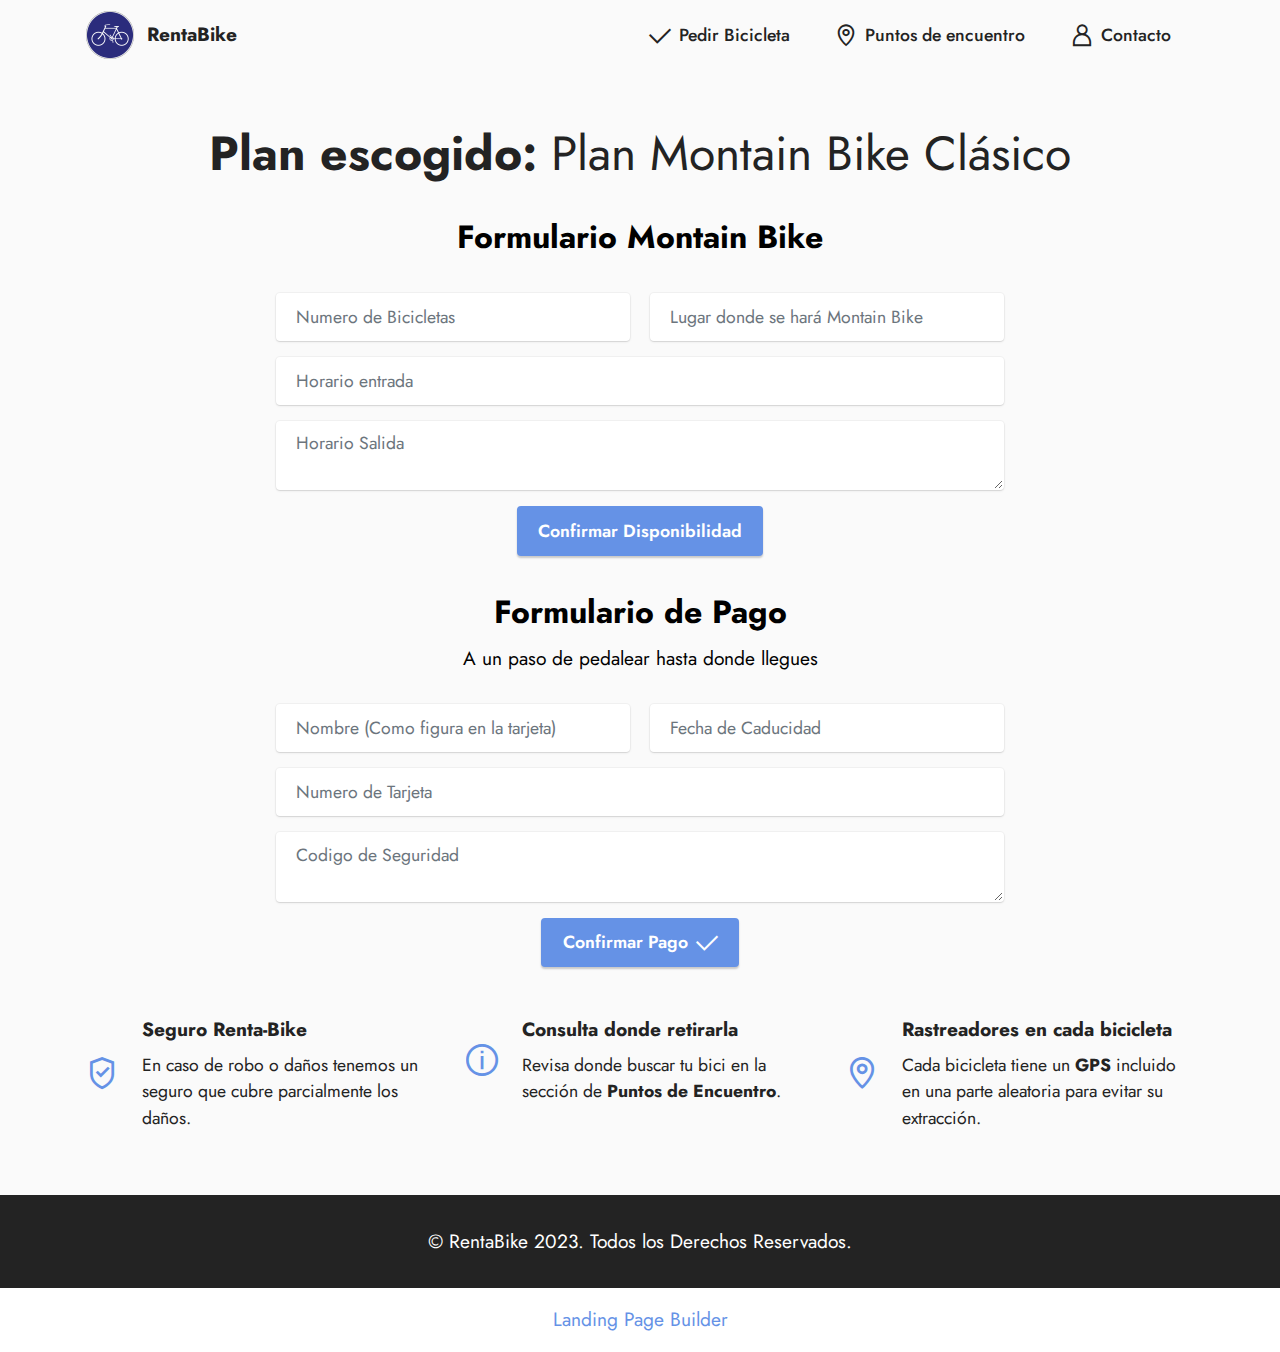
<file: page8.html>
<!DOCTYPE html>
<html  >
<head>
  <!-- Site made with Mobirise Website Builder v5.9.6, https://mobirise.com -->
  <meta charset="UTF-8">
  <meta http-equiv="X-UA-Compatible" content="IE=edge">
  <meta name="generator" content="Mobirise v5.9.6, mobirise.com">
  <meta name="viewport" content="width=device-width, initial-scale=1, minimum-scale=1">
  <link rel="shortcut icon" href="assets/images/mbr-96x96.png" type="image/x-icon">
  <meta name="description" content="">
  
  
  <title>Pago Montain Bike Clasico</title>
  <link rel="stylesheet" href="assets/web/assets/mobirise-icons2/mobirise2.css">
  <link rel="stylesheet" href="assets/bootstrap/css/bootstrap.min.css">
  <link rel="stylesheet" href="assets/bootstrap/css/bootstrap-grid.min.css">
  <link rel="stylesheet" href="assets/bootstrap/css/bootstrap-reboot.min.css">
  <link rel="stylesheet" href="assets/dropdown/css/style.css">
  <link rel="stylesheet" href="assets/socicon/css/styles.css">
  <link rel="stylesheet" href="assets/theme/css/style.css">
  <link rel="preload" href="https://fonts.googleapis.com/css?family=Jost:100,200,300,400,500,600,700,800,900,100i,200i,300i,400i,500i,600i,700i,800i,900i&display=swap" as="style" onload="this.onload=null;this.rel='stylesheet'">
  <noscript><link rel="stylesheet" href="https://fonts.googleapis.com/css?family=Jost:100,200,300,400,500,600,700,800,900,100i,200i,300i,400i,500i,600i,700i,800i,900i&display=swap"></noscript>
  <link rel="preload" as="style" href="assets/mobirise/css/mbr-additional.css"><link rel="stylesheet" href="assets/mobirise/css/mbr-additional.css" type="text/css">

  
  
  
</head>
<body>
  
  <section data-bs-version="5.1" class="menu menu2 cid-tW7ZbCEOhx" once="menu" id="menu2-1k">
    
    <nav class="navbar navbar-dropdown navbar-expand-lg">
        <div class="container">
            <div class="navbar-brand">
                <span class="navbar-logo">
                    <a href="index.html">
                        <img src="assets/images/mbr-96x96.png" alt="Home" style="height: 3rem;">
                    </a>
                </span>
                <span class="navbar-caption-wrap"><a class="navbar-caption text-black text-primary display-7" href="index.html">RentaBike</a></span>
            </div>
            <button class="navbar-toggler" type="button" data-toggle="collapse" data-bs-toggle="collapse" data-target="#navbarSupportedContent" data-bs-target="#navbarSupportedContent" aria-controls="navbarNavAltMarkup" aria-expanded="false" aria-label="Toggle navigation">
                <div class="hamburger">
                    <span></span>
                    <span></span>
                    <span></span>
                    <span></span>
                </div>
            </button>
            <div class="collapse navbar-collapse" id="navbarSupportedContent">
                <ul class="navbar-nav nav-dropdown nav-right" data-app-modern-menu="true"><li class="nav-item"><a class="nav-link link text-black text-primary display-4" href="page1.html"><span class="mobi-mbri mobi-mbri-success mbr-iconfont mbr-iconfont-btn"></span>Pedir Bicicleta</a></li><li class="nav-item"><a class="nav-link link text-black text-primary display-4" href="page2.html"><span class="mobi-mbri mobi-mbri-map-pin mbr-iconfont mbr-iconfont-btn"></span>Puntos de encuentro</a></li>
                    <li class="nav-item"><a class="nav-link link text-black text-primary display-4" href="page3.html"><span class="mobi-mbri mobi-mbri-user mbr-iconfont mbr-iconfont-btn"></span>Contacto</a></li></ul>
                
                
            </div>
        </div>
    </nav>
</section>

<section data-bs-version="5.1" class="content4 cid-tW7qSfMgND" id="content4-v">
    
    
    <div class="container">
        <div class="row justify-content-center">
            <div class="title col-md-12 col-lg-10">
                <h3 class="mbr-section-title mbr-fonts-style align-center mb-4 display-2"><strong>Plan escogido: </strong>Plan Montain Bike Clásico</h3>
                
                
            </div>
        </div>
    </div>
</section>

<section data-bs-version="5.1" class="form5 cid-tW7s2QuijL" id="form5-z">
    
    
    <div class="container">
        <div class="mbr-section-head">
            <h3 class="mbr-section-title mbr-fonts-style align-center mb-0 display-5"><strong>Formulario Montain Bike</strong></h3>
            
        </div>
        <div class="row justify-content-center mt-4">
            <div class="col-lg-8 mx-auto mbr-form" data-form-type="formoid">
                <form action="https://mobirise.eu/" method="POST" class="mbr-form form-with-styler" data-form-title="Form Name"><input type="hidden" name="email" data-form-email="true" value="A7JgZ+0p/om0WfnV8gWd0id62yPkj15t2d1AFXZgpNJsbmyY7IrVSzw71DL9jto9p3EQb+CxpAp9eJdnvxWsnaF7tQYEKiwA7w0NbgB0trumLM2JvHAbVvf1RW+nOgmq">
                    <div class="row">
                        <div hidden="hidden" data-form-alert="" class="alert alert-success col-12">Disponibilidad</div>
                        <div hidden="hidden" data-form-alert-danger="" class="alert alert-danger col-12">Oops...! some
                            problem!</div>
                    </div>
                    <div class="dragArea row">
                        <div class="col-md col-sm-12 form-group mb-3" data-for="name">
                            <input type="text" name="name" placeholder="Numero de Bicicletas" data-form-field="name" class="form-control" value="" id="name-form5-z">
                        </div>
                        <div class="col-md col-sm-12 form-group mb-3" data-for="email">
                            <input type="email" name="email" placeholder="Lugar donde se hará Montain Bike" data-form-field="email" class="form-control" value="" id="email-form5-z">
                        </div>
                        <div class="col-12 form-group mb-3" data-for="url">
                            <input type="url" name="url" placeholder="Horario entrada" data-form-field="url" class="form-control" value="" id="url-form5-z">
                        </div>
                        <div class="col-12 form-group mb-3" data-for="textarea">
                            <textarea name="textarea" placeholder="Horario Salida" data-form-field="textarea" class="form-control" id="textarea-form5-z"></textarea>
                        </div>
                        <div class="col-lg-12 col-md-12 col-sm-12 align-center mbr-section-btn"><button type="submit" class="btn btn-primary display-4">Confirmar Disponibilidad<br></button></div>
                    </div>
                </form>
            </div>
        </div>
    </div>
</section>

<section data-bs-version="5.1" class="form5 cid-tW7qSh0f0g" id="form5-w">
    
    
    <div class="container">
        <div class="mbr-section-head">
            <h3 class="mbr-section-title mbr-fonts-style align-center mb-0 display-5"><strong>Formulario de Pago</strong></h3>
            <h4 class="mbr-section-subtitle mbr-fonts-style align-center mb-0 mt-2 display-7">A un paso de pedalear hasta donde llegues</h4>
        </div>
        <div class="row justify-content-center mt-4">
            <div class="col-lg-8 mx-auto mbr-form" data-form-type="formoid">
                <form action="https://mobirise.eu/" method="POST" class="mbr-form form-with-styler" data-form-title="Form Name"><input type="hidden" name="email" data-form-email="true" value="Lddhn2AgLm6mh+lE+m9YMrdivw0IMKNQD2XS954fSqdNlfeIwJfH5iXd0Rrr3FBbXcVR+Tj2/gEWCraggZ3V6DGlibFWoeAhH5CLG2qRdEalh5sH55mZHX8qAGZYnO+B">
                    <div class="row">
                        <div hidden="hidden" data-form-alert="" class="alert alert-success col-12">¡Perfecto! Dirígete a tu punto mas cercano</div>
                        <div hidden="hidden" data-form-alert-danger="" class="alert alert-danger col-12">Oops...! some
                            problem!</div>
                    </div>
                    <div class="dragArea row">
                        <div class="col-md col-sm-12 form-group mb-3" data-for="name">
                            <input type="text" name="name" placeholder="Nombre (Como figura en la tarjeta)" data-form-field="name" class="form-control" value="" id="name-form5-w">
                        </div>
                        <div class="col-md col-sm-12 form-group mb-3" data-for="email">
                            <input type="email" name="email" placeholder="Fecha de Caducidad" data-form-field="email" class="form-control" value="" id="email-form5-w">
                        </div>
                        <div class="col-12 form-group mb-3" data-for="url">
                            <input type="url" name="url" placeholder="Numero de Tarjeta" data-form-field="url" class="form-control" value="" id="url-form5-w">
                        </div>
                        <div class="col-12 form-group mb-3" data-for="textarea">
                            <textarea name="textarea" placeholder="Codigo de Seguridad " data-form-field="textarea" class="form-control" id="textarea-form5-w"></textarea>
                        </div>
                        <div class="col-lg-12 col-md-12 col-sm-12 align-center mbr-section-btn"><button type="submit" class="btn btn-primary display-4"><span class="mobi-mbri mobi-mbri-success mbr-iconfont mbr-iconfont-btn"></span>Confirmar Pago</button></div>
                    </div>
                </form>
            </div>
        </div>
    </div>
</section>

<section data-bs-version="5.1" class="features15 cid-tW7qShFrRv" id="features15-x">

    

    
    
    <div class="container">
        <div class="row justify-content-center">
            
            
            <div class="item features-without-image mb-5 col-12 col-md-4 active">
                <div class="item-wrapper">
                    <span class="mbr-iconfont mobi-mbri-protect mobi-mbri m-auto"></span>
                    <div class="card-box">
                        <h4 class="card-title mbr-fonts-style mb-2 display-7"><strong>Seguro Renta-Bike</strong></h4>
                        <h5 class="card-text mbr-fonts-style display-4">En caso de robo o daños tenemos un seguro que cubre parcialmente los daños.</h5>
                    </div>
                </div>
            </div><div class="item features-without-image mb-5 col-12 col-md-4">
                <div class="item-wrapper">
                    <span class="mbr-iconfont m-auto mobi-mbri-info mobi-mbri"></span>
                    <div class="card-box">
                        <h4 class="card-title mbr-fonts-style mb-2 display-7"><strong>Consulta donde retirarla</strong></h4>
                        <h5 class="card-text mbr-fonts-style display-4">Revisa donde buscar tu bici en la sección de <strong>Puntos de Encuentro</strong>.</h5>
                    </div>
                </div>
            </div><div class="item features-without-image mb-5 col-12 col-md-4">
                <div class="item-wrapper">
                    <span class="mbr-iconfont m-auto mobi-mbri-map-pin mobi-mbri"></span>
                    <div class="card-box">
                        <h4 class="card-title mbr-fonts-style mb-2 display-7"><strong>Rastreadores en cada bicicleta</strong></h4>
                        <h5 class="card-text mbr-fonts-style display-4">Cada bicicleta tiene un <strong>GPS</strong> incluido en una parte aleatoria para evitar su extracción.</h5>
                    </div>
                </div>
            </div>
        </div>
    </div>
</section>

<section data-bs-version="5.1" class="footer3 cid-tW7qSir2sR" once="footers" id="footer3-y">

    

    

    <div class="container">
        <div class="row align-center mbr-white">
            
            
            <div class="row row-copirayt">
                <p class="mbr-text mb-0 mbr-fonts-style mbr-white align-center display-7">
                    © RentaBike 2023. Todos los Derechos Reservados.
                </p>
            </div>
        </div>
    </div>
</section><section class="display-7" style="padding: 0;align-items: center;justify-content: center;flex-wrap: wrap;    align-content: center;display: flex;position: relative;height: 4rem;"><a href="https://mobiri.se/3109960" style="flex: 1 1;height: 4rem;position: absolute;width: 100%;z-index: 1;"><img alt="" style="height: 4rem;" src="[data-uri]"></a><p style="margin: 0;text-align: center;" class="display-7">&#8204;</p><a style="z-index:1" href="https://mobirise.com/builder/landing-page-builder.html">Landing Page Builder</a></section><script src="assets/bootstrap/js/bootstrap.bundle.min.js"></script>  <script src="assets/smoothscroll/smooth-scroll.js"></script>  <script src="assets/ytplayer/index.js"></script>  <script src="assets/dropdown/js/navbar-dropdown.js"></script>  <script src="assets/theme/js/script.js"></script>  <script src="assets/formoid/formoid.min.js"></script>  
  
  
</body>
</html>
</file>
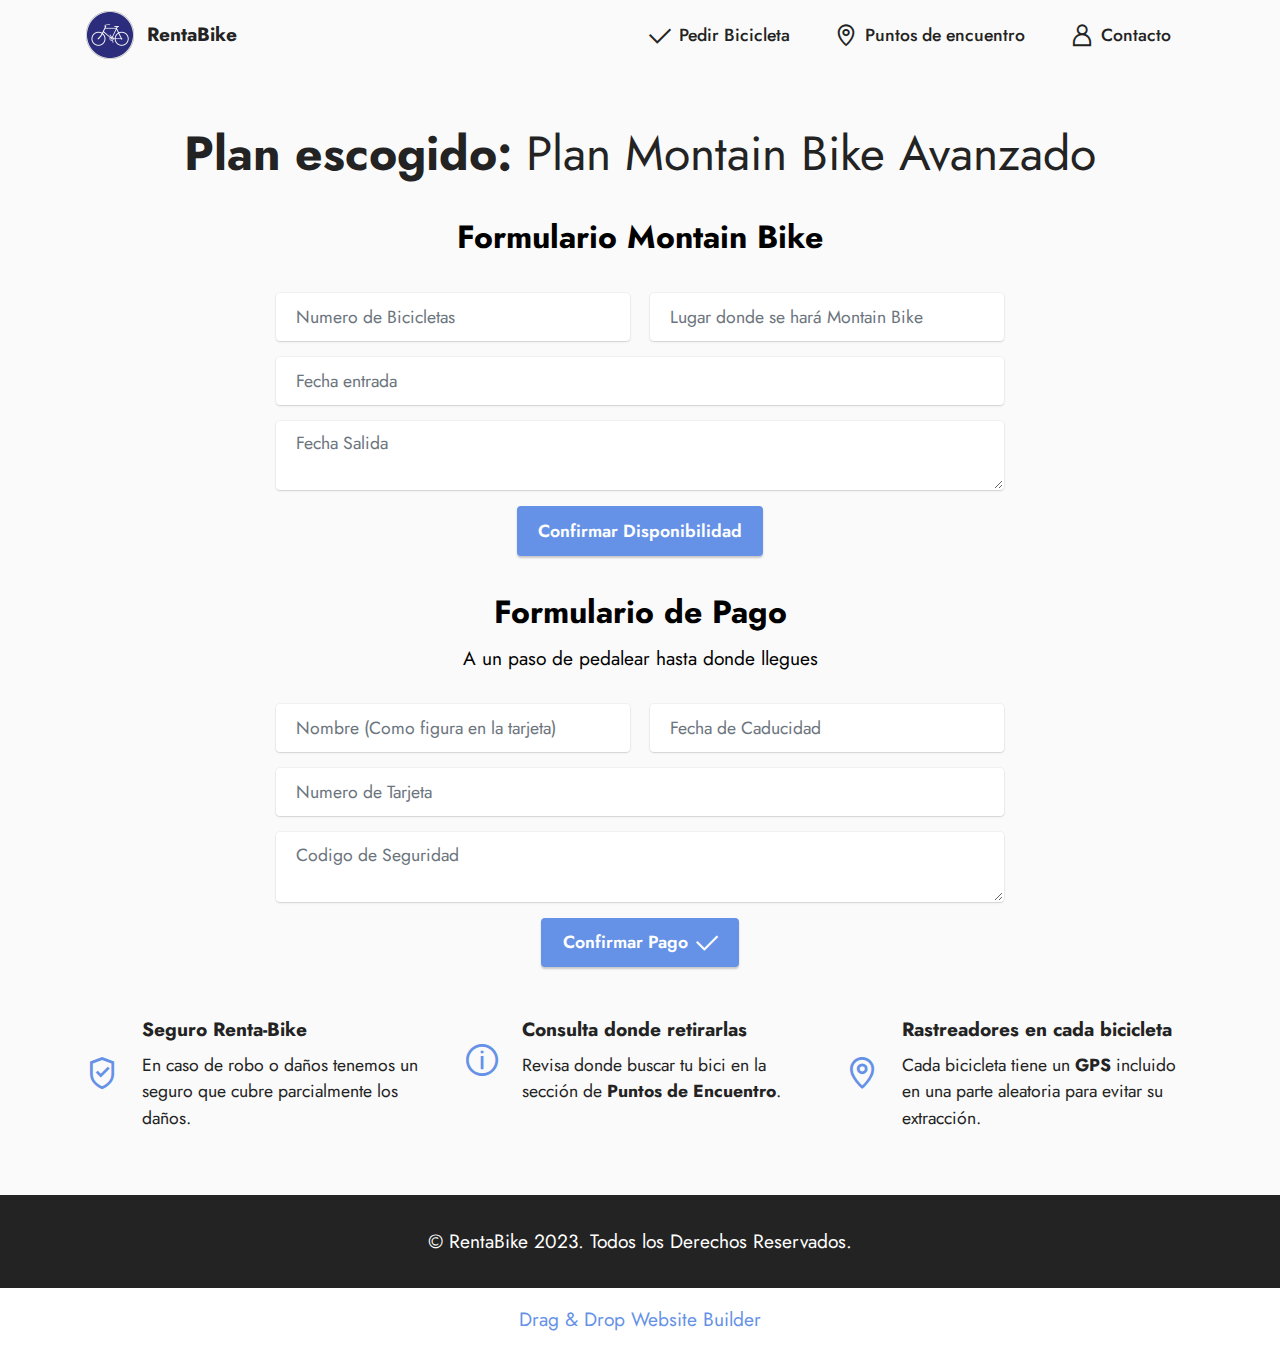
<file: page9.html>
<!DOCTYPE html>
<html  >
<head>
  <!-- Site made with Mobirise Website Builder v5.9.6, https://mobirise.com -->
  <meta charset="UTF-8">
  <meta http-equiv="X-UA-Compatible" content="IE=edge">
  <meta name="generator" content="Mobirise v5.9.6, mobirise.com">
  <meta name="viewport" content="width=device-width, initial-scale=1, minimum-scale=1">
  <link rel="shortcut icon" href="assets/images/mbr-96x96.png" type="image/x-icon">
  <meta name="description" content="">
  
  
  <title>Pago Montain Bike Avanzado</title>
  <link rel="stylesheet" href="assets/web/assets/mobirise-icons2/mobirise2.css">
  <link rel="stylesheet" href="assets/bootstrap/css/bootstrap.min.css">
  <link rel="stylesheet" href="assets/bootstrap/css/bootstrap-grid.min.css">
  <link rel="stylesheet" href="assets/bootstrap/css/bootstrap-reboot.min.css">
  <link rel="stylesheet" href="assets/dropdown/css/style.css">
  <link rel="stylesheet" href="assets/socicon/css/styles.css">
  <link rel="stylesheet" href="assets/theme/css/style.css">
  <link rel="preload" href="https://fonts.googleapis.com/css?family=Jost:100,200,300,400,500,600,700,800,900,100i,200i,300i,400i,500i,600i,700i,800i,900i&display=swap" as="style" onload="this.onload=null;this.rel='stylesheet'">
  <noscript><link rel="stylesheet" href="https://fonts.googleapis.com/css?family=Jost:100,200,300,400,500,600,700,800,900,100i,200i,300i,400i,500i,600i,700i,800i,900i&display=swap"></noscript>
  <link rel="preload" as="style" href="assets/mobirise/css/mbr-additional.css"><link rel="stylesheet" href="assets/mobirise/css/mbr-additional.css" type="text/css">

  
  
  
</head>
<body>
  
  <section data-bs-version="5.1" class="menu menu2 cid-tW7ZbCEOhx" once="menu" id="menu2-1k">
    
    <nav class="navbar navbar-dropdown navbar-expand-lg">
        <div class="container">
            <div class="navbar-brand">
                <span class="navbar-logo">
                    <a href="index.html">
                        <img src="assets/images/mbr-96x96.png" alt="Home" style="height: 3rem;">
                    </a>
                </span>
                <span class="navbar-caption-wrap"><a class="navbar-caption text-black text-primary display-7" href="index.html">RentaBike</a></span>
            </div>
            <button class="navbar-toggler" type="button" data-toggle="collapse" data-bs-toggle="collapse" data-target="#navbarSupportedContent" data-bs-target="#navbarSupportedContent" aria-controls="navbarNavAltMarkup" aria-expanded="false" aria-label="Toggle navigation">
                <div class="hamburger">
                    <span></span>
                    <span></span>
                    <span></span>
                    <span></span>
                </div>
            </button>
            <div class="collapse navbar-collapse" id="navbarSupportedContent">
                <ul class="navbar-nav nav-dropdown nav-right" data-app-modern-menu="true"><li class="nav-item"><a class="nav-link link text-black text-primary display-4" href="page1.html"><span class="mobi-mbri mobi-mbri-success mbr-iconfont mbr-iconfont-btn"></span>Pedir Bicicleta</a></li><li class="nav-item"><a class="nav-link link text-black text-primary display-4" href="page2.html"><span class="mobi-mbri mobi-mbri-map-pin mbr-iconfont mbr-iconfont-btn"></span>Puntos de encuentro</a></li>
                    <li class="nav-item"><a class="nav-link link text-black text-primary display-4" href="page3.html"><span class="mobi-mbri mobi-mbri-user mbr-iconfont mbr-iconfont-btn"></span>Contacto</a></li></ul>
                
                
            </div>
        </div>
    </nav>
</section>

<section data-bs-version="5.1" class="content4 cid-tW7I3F2tyK" id="content4-11">
    
    
    <div class="container">
        <div class="row justify-content-center">
            <div class="title col-md-12 col-lg-10">
                <h3 class="mbr-section-title mbr-fonts-style align-center mb-4 display-2"><strong>Plan escogido: </strong>Plan Montain Bike Avanzado</h3>
                
                
            </div>
        </div>
    </div>
</section>

<section data-bs-version="5.1" class="form5 cid-tW7I3FSsaF" id="form5-12">
    
    
    <div class="container">
        <div class="mbr-section-head">
            <h3 class="mbr-section-title mbr-fonts-style align-center mb-0 display-5"><strong>Formulario Montain Bike</strong></h3>
            
        </div>
        <div class="row justify-content-center mt-4">
            <div class="col-lg-8 mx-auto mbr-form" data-form-type="formoid">
                <form action="https://mobirise.eu/" method="POST" class="mbr-form form-with-styler" data-form-title="Form Name"><input type="hidden" name="email" data-form-email="true" value="hlnOSQTdgQFm6m3qjKz3eD9CMizPpuflV98mSQH5H+n1+K8RXEzSzhhJCkqYetPWTpDrcdf0MpNUuOo8t/ZnNCL6CQsZY/WIOp9sfoDtKehbdBxSPNpUjH1hzzqkILpM">
                    <div class="row">
                        <div hidden="hidden" data-form-alert="" class="alert alert-success col-12">Disponibilidad</div>
                        <div hidden="hidden" data-form-alert-danger="" class="alert alert-danger col-12">Oops...! some
                            problem!</div>
                    </div>
                    <div class="dragArea row">
                        <div class="col-md col-sm-12 form-group mb-3" data-for="name">
                            <input type="text" name="name" placeholder="Numero de Bicicletas" data-form-field="name" class="form-control" value="" id="name-form5-12">
                        </div>
                        <div class="col-md col-sm-12 form-group mb-3" data-for="email">
                            <input type="email" name="email" placeholder="Lugar donde se hará Montain Bike" data-form-field="email" class="form-control" value="" id="email-form5-12">
                        </div>
                        <div class="col-12 form-group mb-3" data-for="url">
                            <input type="url" name="url" placeholder="Fecha entrada" data-form-field="url" class="form-control" value="" id="url-form5-12">
                        </div>
                        <div class="col-12 form-group mb-3" data-for="textarea">
                            <textarea name="textarea" placeholder="Fecha Salida" data-form-field="textarea" class="form-control" id="textarea-form5-12"></textarea>
                        </div>
                        <div class="col-lg-12 col-md-12 col-sm-12 align-center mbr-section-btn"><button type="submit" class="btn btn-primary display-4">Confirmar Disponibilidad<br></button></div>
                    </div>
                </form>
            </div>
        </div>
    </div>
</section>

<section data-bs-version="5.1" class="form5 cid-tW7I3H1sus" id="form5-13">
    
    
    <div class="container">
        <div class="mbr-section-head">
            <h3 class="mbr-section-title mbr-fonts-style align-center mb-0 display-5"><strong>Formulario de Pago</strong></h3>
            <h4 class="mbr-section-subtitle mbr-fonts-style align-center mb-0 mt-2 display-7">A un paso de pedalear hasta donde llegues</h4>
        </div>
        <div class="row justify-content-center mt-4">
            <div class="col-lg-8 mx-auto mbr-form" data-form-type="formoid">
                <form action="https://mobirise.eu/" method="POST" class="mbr-form form-with-styler" data-form-title="Form Name"><input type="hidden" name="email" data-form-email="true" value="GLrxqioa8BgKhuBATalV4gsztQV7Zyk3eqso1XPc3cLttPHWybG87dXb4T1jvLmuEavTSMSjl3vX55Jp2oMaCEwThrrRYV4tjyICpVvt//3W1gd9XXDGyyJMKBHR4AI/">
                    <div class="row">
                        <div hidden="hidden" data-form-alert="" class="alert alert-success col-12">¡Perfecto! Dirígete a tu punto mas cercano</div>
                        <div hidden="hidden" data-form-alert-danger="" class="alert alert-danger col-12">Oops...! some
                            problem!</div>
                    </div>
                    <div class="dragArea row">
                        <div class="col-md col-sm-12 form-group mb-3" data-for="name">
                            <input type="text" name="name" placeholder="Nombre (Como figura en la tarjeta)" data-form-field="name" class="form-control" value="" id="name-form5-13">
                        </div>
                        <div class="col-md col-sm-12 form-group mb-3" data-for="email">
                            <input type="email" name="email" placeholder="Fecha de Caducidad" data-form-field="email" class="form-control" value="" id="email-form5-13">
                        </div>
                        <div class="col-12 form-group mb-3" data-for="url">
                            <input type="url" name="url" placeholder="Numero de Tarjeta" data-form-field="url" class="form-control" value="" id="url-form5-13">
                        </div>
                        <div class="col-12 form-group mb-3" data-for="textarea">
                            <textarea name="textarea" placeholder="Codigo de Seguridad " data-form-field="textarea" class="form-control" id="textarea-form5-13"></textarea>
                        </div>
                        <div class="col-lg-12 col-md-12 col-sm-12 align-center mbr-section-btn"><button type="submit" class="btn btn-primary display-4"><span class="mobi-mbri mobi-mbri-success mbr-iconfont mbr-iconfont-btn"></span>Confirmar Pago</button></div>
                    </div>
                </form>
            </div>
        </div>
    </div>
</section>

<section data-bs-version="5.1" class="features15 cid-tW7I3HurGZ" id="features15-14">

    

    
    
    <div class="container">
        <div class="row justify-content-center">
            
            
            <div class="item features-without-image mb-5 col-12 col-md-4 active">
                <div class="item-wrapper">
                    <span class="mbr-iconfont mobi-mbri-protect mobi-mbri m-auto"></span>
                    <div class="card-box">
                        <h4 class="card-title mbr-fonts-style mb-2 display-7"><strong>Seguro Renta-Bike</strong></h4>
                        <h5 class="card-text mbr-fonts-style display-4">En caso de robo o daños tenemos un seguro que cubre parcialmente los daños.</h5>
                    </div>
                </div>
            </div><div class="item features-without-image mb-5 col-12 col-md-4">
                <div class="item-wrapper">
                    <span class="mbr-iconfont m-auto mobi-mbri-info mobi-mbri"></span>
                    <div class="card-box">
                        <h4 class="card-title mbr-fonts-style mb-2 display-7"><strong>Consulta donde retirarlas</strong></h4>
                        <h5 class="card-text mbr-fonts-style display-4">Revisa donde buscar tu bici en la sección de <strong>Puntos de Encuentro</strong>.</h5>
                    </div>
                </div>
            </div><div class="item features-without-image mb-5 col-12 col-md-4">
                <div class="item-wrapper">
                    <span class="mbr-iconfont m-auto mobi-mbri-map-pin mobi-mbri"></span>
                    <div class="card-box">
                        <h4 class="card-title mbr-fonts-style mb-2 display-7"><strong>Rastreadores en cada bicicleta</strong></h4>
                        <h5 class="card-text mbr-fonts-style display-4">Cada bicicleta tiene un <strong>GPS</strong> incluido en una parte aleatoria para evitar su extracción.</h5>
                    </div>
                </div>
            </div>
        </div>
    </div>
</section>

<section data-bs-version="5.1" class="footer3 cid-tW7I3Idpr1" once="footers" id="footer3-15">

    

    

    <div class="container">
        <div class="row align-center mbr-white">
            
            
            <div class="row row-copirayt">
                <p class="mbr-text mb-0 mbr-fonts-style mbr-white align-center display-7">
                    © RentaBike 2023. Todos los Derechos Reservados.
                </p>
            </div>
        </div>
    </div>
</section><section class="display-7" style="padding: 0;align-items: center;justify-content: center;flex-wrap: wrap;    align-content: center;display: flex;position: relative;height: 4rem;"><a href="https://mobiri.se/3109960" style="flex: 1 1;height: 4rem;position: absolute;width: 100%;z-index: 1;"><img alt="" style="height: 4rem;" src="[data-uri]"></a><p style="margin: 0;text-align: center;" class="display-7">&#8204;</p><a style="z-index:1" href="https://mobirise.com/drag-drop-website-builder.html">Drag & Drop Website Builder</a></section><script src="assets/bootstrap/js/bootstrap.bundle.min.js"></script>  <script src="assets/smoothscroll/smooth-scroll.js"></script>  <script src="assets/ytplayer/index.js"></script>  <script src="assets/dropdown/js/navbar-dropdown.js"></script>  <script src="assets/theme/js/script.js"></script>  <script src="assets/formoid/formoid.min.js"></script>  
  
  
</body>
</html>
</file>
<file: assets/web/assets/mobirise-icons2/mobirise2.css>
@font-face {
  font-family: 'Moririse2';
  font-display: swap;
  src:  url('mobirise2.eot?f2bix4');
  src:  url('mobirise2.eot?f2bix4#iefix') format('embedded-opentype'),
    url('mobirise2.ttf?f2bix4') format('truetype'),
    url('mobirise2.woff?f2bix4') format('woff'),
    url('mobirise2.svg?f2bix4#mobirise2') format('svg');
  font-weight: normal;
  font-style: normal;
}

[class^="mobi-"], [class*=" mobi-"] {
  /* use !important to prevent issues with browser extensions that change fonts */
  font-family: 'Moririse2' !important;
  speak: none;
  font-style: normal;
  font-weight: normal;
  font-variant: normal;
  text-transform: none;
  line-height: 1;

  /* Better Font Rendering =========== */
  -webkit-font-smoothing: antialiased;
  -moz-osx-font-smoothing: grayscale;
}

.mobi-mbri-add-submenu:before {
  content: "\e900";
}
.mobi-mbri-alert:before {
  content: "\e901";
}
.mobi-mbri-align-center:before {
  content: "\e902";
}
.mobi-mbri-align-justify:before {
  content: "\e903";
}
.mobi-mbri-align-left:before {
  content: "\e904";
}
.mobi-mbri-align-right:before {
  content: "\e905";
}
.mobi-mbri-android:before {
  content: "\e906";
}
.mobi-mbri-apple:before {
  content: "\e907";
}
.mobi-mbri-arrow-down:before {
  content: "\e908";
}
.mobi-mbri-arrow-next:before {
  content: "\e909";
}
.mobi-mbri-arrow-prev:before {
  content: "\e90a";
}
.mobi-mbri-arrow-up:before {
  content: "\e90b";
}
.mobi-mbri-bold:before {
  content: "\e90c";
}
.mobi-mbri-bookmark:before {
  content: "\e90d";
}
.mobi-mbri-bootstrap:before {
  content: "\e90e";
}
.mobi-mbri-briefcase:before {
  content: "\e90f";
}
.mobi-mbri-browse:before {
  content: "\e910";
}
.mobi-mbri-bulleted-list:before {
  content: "\e911";
}
.mobi-mbri-calendar:before {
  content: "\e912";
}
.mobi-mbri-camera:before {
  content: "\e913";
}
.mobi-mbri-cart-add:before {
  content: "\e914";
}
.mobi-mbri-cart-full:before {
  content: "\e915";
}
.mobi-mbri-cash:before {
  content: "\e916";
}
.mobi-mbri-change-style:before {
  content: "\e917";
}
.mobi-mbri-chat:before {
  content: "\e918";
}
.mobi-mbri-clock:before {
  content: "\e919";
}
.mobi-mbri-close:before {
  content: "\e91a";
}
.mobi-mbri-cloud:before {
  content: "\e91b";
}
.mobi-mbri-code:before {
  content: "\e91c";
}
.mobi-mbri-contact-form:before {
  content: "\e91d";
}
.mobi-mbri-credit-card:before {
  content: "\e91e";
}
.mobi-mbri-cursor-click:before {
  content: "\e91f";
}
.mobi-mbri-cust-feedback:before {
  content: "\e920";
}
.mobi-mbri-database:before {
  content: "\e921";
}
.mobi-mbri-delivery:before {
  content: "\e922";
}
.mobi-mbri-desktop:before {
  content: "\e923";
}
.mobi-mbri-devices:before {
  content: "\e924";
}
.mobi-mbri-down:before {
  content: "\e925";
}
.mobi-mbri-download-2:before {
  content: "\e926";
}
.mobi-mbri-download:before {
  content: "\e927";
}
.mobi-mbri-drag-n-drop-2:before {
  content: "\e928";
}
.mobi-mbri-drag-n-drop:before {
  content: "\e929";
}
.mobi-mbri-edit-2:before {
  content: "\e92a";
}
.mobi-mbri-edit:before {
  content: "\e92b";
}
.mobi-mbri-error:before {
  content: "\e92c";
}
.mobi-mbri-extension:before {
  content: "\e92d";
}
.mobi-mbri-features:before {
  content: "\e92e";
}
.mobi-mbri-file:before {
  content: "\e92f";
}
.mobi-mbri-flag:before {
  content: "\e930";
}
.mobi-mbri-folder:before {
  content: "\e931";
}
.mobi-mbri-gift:before {
  content: "\e932";
}
.mobi-mbri-github:before {
  content: "\e933";
}
.mobi-mbri-globe-2:before {
  content: "\e934";
}
.mobi-mbri-globe:before {
  content: "\e935";
}
.mobi-mbri-growing-chart:before {
  content: "\e936";
}
.mobi-mbri-hearth:before {
  content: "\e937";
}
.mobi-mbri-help:before {
  content: "\e938";
}
.mobi-mbri-home:before {
  content: "\e939";
}
.mobi-mbri-hot-cup:before {
  content: "\e93a";
}
.mobi-mbri-idea:before {
  content: "\e93b";
}
.mobi-mbri-image-gallery:before {
  content: "\e93c";
}
.mobi-mbri-image-slider:before {
  content: "\e93d";
}
.mobi-mbri-info:before {
  content: "\e93e";
}
.mobi-mbri-italic:before {
  content: "\e93f";
}
.mobi-mbri-key:before {
  content: "\e940";
}
.mobi-mbri-laptop:before {
  content: "\e941";
}
.mobi-mbri-layers:before {
  content: "\e942";
}
.mobi-mbri-left-right:before {
  content: "\e943";
}
.mobi-mbri-left:before {
  content: "\e944";
}
.mobi-mbri-letter:before {
  content: "\e945";
}
.mobi-mbri-like:before {
  content: "\e946";
}
.mobi-mbri-link:before {
  content: "\e947";
}
.mobi-mbri-lock:before {
  content: "\e948";
}
.mobi-mbri-login:before {
  content: "\e949";
}
.mobi-mbri-logout:before {
  content: "\e94a";
}
.mobi-mbri-magic-stick:before {
  content: "\e94b";
}
.mobi-mbri-map-pin:before {
  content: "\e94c";
}
.mobi-mbri-menu:before {
  content: "\e94d";
}
.mobi-mbri-mobile-2:before {
  content: "\e94e";
}
.mobi-mbri-mobile-horizontal:before {
  content: "\e94f";
}
.mobi-mbri-mobile:before {
  content: "\e950";
}
.mobi-mbri-mobirise:before {
  content: "\e951";
}
.mobi-mbri-more-horizontal:before {
  content: "\e952";
}
.mobi-mbri-more-vertical:before {
  content: "\e953";
}
.mobi-mbri-music:before {
  content: "\e954";
}
.mobi-mbri-new-file:before {
  content: "\e955";
}
.mobi-mbri-numbered-list:before {
  content: "\e956";
}
.mobi-mbri-opened-folder:before {
  content: "\e957";
}
.mobi-mbri-pages:before {
  content: "\e958";
}
.mobi-mbri-paper-plane:before {
  content: "\e959";
}
.mobi-mbri-paperclip:before {
  content: "\e95a";
}
.mobi-mbri-phone:before {
  content: "\e95b";
}
.mobi-mbri-photo:before {
  content: "\e95c";
}
.mobi-mbri-photos:before {
  content: "\e95d";
}
.mobi-mbri-pin:before {
  content: "\e95e";
}
.mobi-mbri-play:before {
  content: "\e95f";
}
.mobi-mbri-plus:before {
  content: "\e960";
}
.mobi-mbri-preview:before {
  content: "\e961";
}
.mobi-mbri-print:before {
  content: "\e962";
}
.mobi-mbri-protect:before {
  content: "\e963";
}
.mobi-mbri-question:before {
  content: "\e964";
}
.mobi-mbri-quote-left:before {
  content: "\e965";
}
.mobi-mbri-quote-right:before {
  content: "\e966";
}
.mobi-mbri-redo:before {
  content: "\e967";
}
.mobi-mbri-refresh:before {
  content: "\e968";
}
.mobi-mbri-responsive-2:before {
  content: "\e969";
}
.mobi-mbri-responsive:before {
  content: "\e96a";
}
.mobi-mbri-right:before {
  content: "\e96b";
}
.mobi-mbri-rocket:before {
  content: "\e96c";
}
.mobi-mbri-sad-face:before {
  content: "\e96d";
}
.mobi-mbri-sale:before {
  content: "\e96e";
}
.mobi-mbri-save:before {
  content: "\e96f";
}
.mobi-mbri-search:before {
  content: "\e970";
}
.mobi-mbri-setting-2:before {
  content: "\e971";
}
.mobi-mbri-setting-3:before {
  content: "\e972";
}
.mobi-mbri-setting:before {
  content: "\e973";
}
.mobi-mbri-share:before {
  content: "\e974";
}
.mobi-mbri-shopping-bag:before {
  content: "\e975";
}
.mobi-mbri-shopping-basket:before {
  content: "\e976";
}
.mobi-mbri-shopping-cart:before {
  content: "\e977";
}
.mobi-mbri-sites:before {
  content: "\e978";
}
.mobi-mbri-smile-face:before {
  content: "\e979";
}
.mobi-mbri-speed:before {
  content: "\e97a";
}
.mobi-mbri-star:before {
  content: "\e97b";
}
.mobi-mbri-success:before {
  content: "\e97c";
}
.mobi-mbri-sun:before {
  content: "\e97d";
}
.mobi-mbri-sun2:before {
  content: "\e97e";
}
.mobi-mbri-tablet-vertical:before {
  content: "\e97f";
}
.mobi-mbri-tablet:before {
  content: "\e980";
}
.mobi-mbri-target:before {
  content: "\e981";
}
.mobi-mbri-timer:before {
  content: "\e982";
}
.mobi-mbri-to-ftp:before {
  content: "\e983";
}
.mobi-mbri-to-local-drive:before {
  content: "\e984";
}
.mobi-mbri-touch-swipe:before {
  content: "\e985";
}
.mobi-mbri-touch:before {
  content: "\e986";
}
.mobi-mbri-trash:before {
  content: "\e987";
}
.mobi-mbri-underline:before {
  content: "\e988";
}
.mobi-mbri-undo:before {
  content: "\e989";
}
.mobi-mbri-unlink:before {
  content: "\e98a";
}
.mobi-mbri-unlock:before {
  content: "\e98b";
}
.mobi-mbri-up-down:before {
  content: "\e98c";
}
.mobi-mbri-up:before {
  content: "\e98d";
}
.mobi-mbri-update:before {
  content: "\e98e";
}
.mobi-mbri-upload-2:before {
  content: "\e98f";
}
.mobi-mbri-upload:before {
  content: "\e990";
}
.mobi-mbri-user-2:before {
  content: "\e991";
}
.mobi-mbri-user:before {
  content: "\e992";
}
.mobi-mbri-users:before {
  content: "\e993";
}
.mobi-mbri-video-play:before {
  content: "\e994";
}
.mobi-mbri-video:before {
  content: "\e995";
}
.mobi-mbri-watch:before {
  content: "\e996";
}
.mobi-mbri-website-theme-2:before {
  content: "\e997";
}
.mobi-mbri-website-theme:before {
  content: "\e998";
}
.mobi-mbri-wifi:before {
  content: "\e999";
}
.mobi-mbri-windows:before {
  content: "\e99a";
}
.mobi-mbri-zoom-in:before {
  content: "\e99b";
}
.mobi-mbri-zoom-out:before {
  content: "\e99c";
}
</file>
<file: assets/dropdown/css/style.css>
.navbar-dropdown {
  left: 0;
  padding: 0;
  position: absolute;
  right: 0;
  top: 0;
  transition: all 0.45s ease;
  z-index: 1030;
  background: #282828; }
  .navbar-dropdown .navbar-logo {
    margin-right: 0.8rem;
    transition: margin 0.3s ease-in-out;
    vertical-align: middle; }
    .navbar-dropdown .navbar-logo img {
      height: 3.125rem;
      transition: all 0.3s ease-in-out; }
    .navbar-dropdown .navbar-logo.mbr-iconfont {
      font-size: 3.125rem;
      line-height: 3.125rem; }
  .navbar-dropdown .navbar-caption {
    font-weight: 700;
    white-space: normal;
    vertical-align: -4px;
    line-height: 3.125rem !important; }
    .navbar-dropdown .navbar-caption, .navbar-dropdown .navbar-caption:hover {
      color: inherit;
      text-decoration: none; }
  .navbar-dropdown .mbr-iconfont + .navbar-caption {
    vertical-align: -1px; }
  .navbar-dropdown.navbar-fixed-top {
    position: fixed; }
  .navbar-dropdown .navbar-brand span {
    vertical-align: -4px; }
  .navbar-dropdown.bg-color.transparent {
    background: none; }
  .navbar-dropdown.navbar-short .navbar-brand {
    padding: 0.625rem 0; }
    .navbar-dropdown.navbar-short .navbar-brand span {
      vertical-align: -1px; }
  .navbar-dropdown.navbar-short .navbar-caption {
    line-height: 2.375rem !important;
    vertical-align: -2px; }
  .navbar-dropdown.navbar-short .navbar-logo {
    margin-right: 0.5rem; }
    .navbar-dropdown.navbar-short .navbar-logo img {
      height: 2.375rem; }
    .navbar-dropdown.navbar-short .navbar-logo.mbr-iconfont {
      font-size: 2.375rem;
      line-height: 2.375rem; }
  .navbar-dropdown.navbar-short .mbr-table-cell {
    height: 3.625rem; }
  .navbar-dropdown .navbar-close {
    left: 0.6875rem;
    position: fixed;
    top: 0.75rem;
    z-index: 1000; }
  .navbar-dropdown .hamburger-icon {
    content: "";
    display: inline-block;
    vertical-align: middle;
    width: 16px;
    -webkit-box-shadow: 0 -6px 0 1px #282828,0 0 0 1px #282828,0 6px 0 1px #282828;
    -moz-box-shadow: 0 -6px 0 1px #282828,0 0 0 1px #282828,0 6px 0 1px #282828;
    box-shadow: 0 -6px 0 1px #282828,0 0 0 1px #282828,0 6px 0 1px #282828; }

.dropdown-menu .dropdown-toggle[data-toggle="dropdown-submenu"]::after {
  border-bottom: 0.35em solid transparent;
  border-left: 0.35em solid;
  border-right: 0;
  border-top: 0.35em solid transparent;
  margin-left: 0.3rem; }

.dropdown-menu .dropdown-item:focus {
  outline: 0; }

.nav-dropdown {
  font-size: 0.75rem;
  font-weight: 500;
  height: auto !important; }
  .nav-dropdown .nav-btn {
    padding-left: 1rem; }
  .nav-dropdown .link {
    margin: .667em 1.667em;
    font-weight: 500;
    padding: 0;
    transition: color .2s ease-in-out; }
    .nav-dropdown .link.dropdown-toggle {
      margin-right: 2.583em; }
      .nav-dropdown .link.dropdown-toggle::after {
        margin-left: .25rem;
        border-top: 0.35em solid;
        border-right: 0.35em solid transparent;
        border-left: 0.35em solid transparent;
        border-bottom: 0; }
      .nav-dropdown .link.dropdown-toggle[aria-expanded="true"] {
        margin: 0;
        padding: 0.667em 3.263em  0.667em 1.667em; }
  .nav-dropdown .link::after,
  .nav-dropdown .dropdown-item::after {
    color: inherit; }
  .nav-dropdown .btn {
    font-size: 0.75rem;
    font-weight: 700;
    letter-spacing: 0;
    margin-bottom: 0;
    padding-left: 1.25rem;
    padding-right: 1.25rem; }
  .nav-dropdown .dropdown-menu {
    border-radius: 0;
    border: 0;
    left: 0;
    margin: 0;
    padding-bottom: 1.25rem;
    padding-top: 1.25rem;
    position: relative; }
  .nav-dropdown .dropdown-submenu {
    margin-left: 0.125rem;
    top: 0; }
  .nav-dropdown .dropdown-item {
    font-weight: 500;
    line-height: 2;
    padding: 0.3846em 4.615em 0.3846em 1.5385em;
    position: relative;
    transition: color .2s ease-in-out, background-color .2s ease-in-out; }
    .nav-dropdown .dropdown-item::after {
      margin-top: -0.3077em;
      position: absolute;
      right: 1.1538em;
      top: 50%; }
    .nav-dropdown .dropdown-item:focus, .nav-dropdown .dropdown-item:hover {
      background: none; }

@media (max-width: 767px) {
  .nav-dropdown.navbar-toggleable-sm {
    bottom: 0;
    display: none;
    left: 0;
    overflow-x: hidden;
    position: fixed;
    top: 0;
    transform: translateX(-100%);
    -ms-transform: translateX(-100%);
    -webkit-transform: translateX(-100%);
    width: 18.75rem;
    z-index: 999; } }
.nav-dropdown.navbar-toggleable-xl {
  bottom: 0;
  display: none;
  left: 0;
  overflow-x: hidden;
  position: fixed;
  top: 0;
  transform: translateX(-100%);
  -ms-transform: translateX(-100%);
  -webkit-transform: translateX(-100%);
  width: 18.75rem;
  z-index: 999; }

.nav-dropdown-sm {
  display: block !important;
  overflow-x: hidden;
  overflow: auto;
  padding-top: 3.875rem; }
  .nav-dropdown-sm::after {
    content: "";
    display: block;
    height: 3rem;
    width: 100%; }
  .nav-dropdown-sm.collapse.in ~ .navbar-close {
    display: block !important; }
  .nav-dropdown-sm.collapsing, .nav-dropdown-sm.collapse.in {
    transform: translateX(0);
    -ms-transform: translateX(0);
    -webkit-transform: translateX(0);
    transition: all 0.25s ease-out;
    -webkit-transition: all 0.25s ease-out;
    background: #282828; }
  .nav-dropdown-sm.collapsing[aria-expanded="false"] {
    transform: translateX(-100%);
    -ms-transform: translateX(-100%);
    -webkit-transform: translateX(-100%); }
  .nav-dropdown-sm .nav-item {
    display: block;
    margin-left: 0 !important;
    padding-left: 0; }
  .nav-dropdown-sm .link,
  .nav-dropdown-sm .dropdown-item {
    border-top: 1px dotted rgba(255, 255, 255, 0.1);
    font-size: 0.8125rem;
    line-height: 1.6;
    margin: 0 !important;
    padding: 0.875rem 2.4rem 0.875rem 1.5625rem !important;
    position: relative;
    white-space: normal; }
    .nav-dropdown-sm .link:focus, .nav-dropdown-sm .link:hover,
    .nav-dropdown-sm .dropdown-item:focus,
    .nav-dropdown-sm .dropdown-item:hover {
      background: rgba(0, 0, 0, 0.2) !important;
      color: #c0a375; }
  .nav-dropdown-sm .nav-btn {
    position: relative;
    padding: 1.5625rem 1.5625rem 0 1.5625rem; }
    .nav-dropdown-sm .nav-btn::before {
      border-top: 1px dotted rgba(255, 255, 255, 0.1);
      content: "";
      left: 0;
      position: absolute;
      top: 0;
      width: 100%; }
    .nav-dropdown-sm .nav-btn + .nav-btn {
      padding-top: 0.625rem; }
      .nav-dropdown-sm .nav-btn + .nav-btn::before {
        display: none; }
  .nav-dropdown-sm .btn {
    padding: 0.625rem 0; }
  .nav-dropdown-sm .dropdown-toggle[data-toggle="dropdown-submenu"]::after {
    margin-left: .25rem;
    border-top: 0.35em solid;
    border-right: 0.35em solid transparent;
    border-left: 0.35em solid transparent;
    border-bottom: 0; }
  .nav-dropdown-sm .dropdown-toggle[data-toggle="dropdown-submenu"][aria-expanded="true"]::after {
    border-top: 0;
    border-right: 0.35em solid transparent;
    border-left: 0.35em solid transparent;
    border-bottom: 0.35em solid; }
  .nav-dropdown-sm .dropdown-menu {
    margin: 0;
    padding: 0;
    position: relative;
    top: 0;
    left: 0;
    width: 100%;
    border: 0;
    float: none;
    border-radius: 0;
    background: none; }
  .nav-dropdown-sm .dropdown-submenu {
    left: 100%;
    margin-left: 0.125rem;
    margin-top: -1.25rem;
    top: 0; }

.navbar-toggleable-sm .nav-dropdown .dropdown-menu {
  position: absolute; }

.navbar-toggleable-sm .nav-dropdown .dropdown-submenu {
  left: 100%;
  margin-left: 0.125rem;
  margin-top: -1.25rem;
  top: 0; }

.navbar-toggleable-sm.opened .nav-dropdown .dropdown-menu {
  position: relative; }

.navbar-toggleable-sm.opened .nav-dropdown .dropdown-submenu {
  left: 0;
  margin-left: 00rem;
  margin-top: 0rem;
  top: 0; }

.is-builder .nav-dropdown.collapsing {
  transition: none !important; }
</file>
<file: assets/socicon/css/styles.css>
@charset "UTF-8";

@font-face {
  font-family: 'Socicon';
  src:  url('../fonts/socicon.eot');
  src:  url('../fonts/socicon.eot?#iefix') format('embedded-opentype'),
    url('../fonts/socicon.woff2') format('woff2'),
    url('../fonts/socicon.ttf') format('truetype'),
    url('../fonts/socicon.woff') format('woff'),
    url('../fonts/socicon.svg#socicon') format('svg');
  font-weight: normal;
  font-style: normal;
  font-display: swap;
}

[data-icon]:before {
  font-family: "socicon" !important;
  content: attr(data-icon);
  font-style: normal !important;
  font-weight: normal !important;
  font-variant: normal !important;
  text-transform: none !important;
  speak: none;
  line-height: 1;
  -webkit-font-smoothing: antialiased;
  -moz-osx-font-smoothing: grayscale;
}

[class^="socicon-"], [class*=" socicon-"] {
  /* use !important to prevent issues with browser extensions that change fonts */
  font-family: 'Socicon' !important;
  speak: none;
  font-style: normal;
  font-weight: normal;
  font-variant: normal;
  text-transform: none;
  line-height: 1;

  /* Better Font Rendering =========== */
  -webkit-font-smoothing: antialiased;
  -moz-osx-font-smoothing: grayscale;
}

.socicon-eitaa:before {
  content: "\e97c";
}
.socicon-soroush:before {
  content: "\e97d";
}
.socicon-bale:before {
  content: "\e97e";
}
.socicon-zazzle:before {
  content: "\e97b";
}
.socicon-society6:before {
  content: "\e97a";
}
.socicon-redbubble:before {
  content: "\e979";
}
.socicon-avvo:before {
  content: "\e978";
}
.socicon-stitcher:before {
  content: "\e977";
}
.socicon-googlehangouts:before {
  content: "\e974";
}
.socicon-dlive:before {
  content: "\e975";
}
.socicon-vsco:before {
  content: "\e976";
}
.socicon-flipboard:before {
  content: "\e973";
}
.socicon-ubuntu:before {
  content: "\e958";
}
.socicon-artstation:before {
  content: "\e959";
}
.socicon-invision:before {
  content: "\e95a";
}
.socicon-torial:before {
  content: "\e95b";
}
.socicon-collectorz:before {
  content: "\e95c";
}
.socicon-seenthis:before {
  content: "\e95d";
}
.socicon-googleplaymusic:before {
  content: "\e95e";
}
.socicon-debian:before {
  content: "\e95f";
}
.socicon-filmfreeway:before {
  content: "\e960";
}
.socicon-gnome:before {
  content: "\e961";
}
.socicon-itchio:before {
  content: "\e962";
}
.socicon-jamendo:before {
  content: "\e963";
}
.socicon-mix:before {
  content: "\e964";
}
.socicon-sharepoint:before {
  content: "\e965";
}
.socicon-tinder:before {
  content: "\e966";
}
.socicon-windguru:before {
  content: "\e967";
}
.socicon-cdbaby:before {
  content: "\e968";
}
.socicon-elementaryos:before {
  content: "\e969";
}
.socicon-stage32:before {
  content: "\e96a";
}
.socicon-tiktok:before {
  content: "\e96b";
}
.socicon-gitter:before {
  content: "\e96c";
}
.socicon-letterboxd:before {
  content: "\e96d";
}
.socicon-threema:before {
  content: "\e96e";
}
.socicon-splice:before {
  content: "\e96f";
}
.socicon-metapop:before {
  content: "\e970";
}
.socicon-naver:before {
  content: "\e971";
}
.socicon-remote:before {
  content: "\e972";
}
.socicon-internet:before {
  content: "\e957";
}
.socicon-moddb:before {
  content: "\e94b";
}
.socicon-indiedb:before {
  content: "\e94c";
}
.socicon-traxsource:before {
  content: "\e94d";
}
.socicon-gamefor:before {
  content: "\e94e";
}
.socicon-pixiv:before {
  content: "\e94f";
}
.socicon-myanimelist:before {
  content: "\e950";
}
.socicon-blackberry:before {
  content: "\e951";
}
.socicon-wickr:before {
  content: "\e952";
}
.socicon-spip:before {
  content: "\e953";
}
.socicon-napster:before {
  content: "\e954";
}
.socicon-beatport:before {
  content: "\e955";
}
.socicon-hackerone:before {
  content: "\e956";
}
.socicon-hackernews:before {
  content: "\e946";
}
.socicon-smashwords:before {
  content: "\e947";
}
.socicon-kobo:before {
  content: "\e948";
}
.socicon-bookbub:before {
  content: "\e949";
}
.socicon-mailru:before {
  content: "\e94a";
}
.socicon-gitlab:before {
  content: "\e945";
}
.socicon-instructables:before {
  content: "\e944";
}
.socicon-portfolio:before {
  content: "\e943";
}
.socicon-codered:before {
  content: "\e940";
}
.socicon-origin:before {
  content: "\e941";
}
.socicon-nextdoor:before {
  content: "\e942";
}
.socicon-udemy:before {
  content: "\e93f";
}
.socicon-livemaster:before {
  content: "\e93e";
}
.socicon-crunchbase:before {
  content: "\e93b";
}
.socicon-homefy:before {
  content: "\e93c";
}
.socicon-calendly:before {
  content: "\e93d";
}
.socicon-realtor:before {
  content: "\e90f";
}
.socicon-tidal:before {
  content: "\e910";
}
.socicon-qobuz:before {
  content: "\e911";
}
.socicon-natgeo:before {
  content: "\e912";
}
.socicon-mastodon:before {
  content: "\e913";
}
.socicon-unsplash:before {
  content: "\e914";
}
.socicon-homeadvisor:before {
  content: "\e915";
}
.socicon-angieslist:before {
  content: "\e916";
}
.socicon-codepen:before {
  content: "\e917";
}
.socicon-slack:before {
  content: "\e918";
}
.socicon-openaigym:before {
  content: "\e919";
}
.socicon-logmein:before {
  content: "\e91a";
}
.socicon-fiverr:before {
  content: "\e91b";
}
.socicon-gotomeeting:before {
  content: "\e91c";
}
.socicon-aliexpress:before {
  content: "\e91d";
}
.socicon-guru:before {
  content: "\e91e";
}
.socicon-appstore:before {
  content: "\e91f";
}
.socicon-homes:before {
  content: "\e920";
}
.socicon-zoom:before {
  content: "\e921";
}
.socicon-alibaba:before {
  content: "\e922";
}
.socicon-craigslist:before {
  content: "\e923";
}
.socicon-wix:before {
  content: "\e924";
}
.socicon-redfin:before {
  content: "\e925";
}
.socicon-googlecalendar:before {
  content: "\e926";
}
.socicon-shopify:before {
  content: "\e927";
}
.socicon-freelancer:before {
  content: "\e928";
}
.socicon-seedrs:before {
  content: "\e929";
}
.socicon-bing:before {
  content: "\e92a";
}
.socicon-doodle:before {
  content: "\e92b";
}
.socicon-bonanza:before {
  content: "\e92c";
}
.socicon-squarespace:before {
  content: "\e92d";
}
.socicon-toptal:before {
  content: "\e92e";
}
.socicon-gust:before {
  content: "\e92f";
}
.socicon-ask:before {
  content: "\e930";
}
.socicon-trulia:before {
  content: "\e931";
}
.socicon-loomly:before {
  content: "\e932";
}
.socicon-ghost:before {
  content: "\e933";
}
.socicon-upwork:before {
  content: "\e934";
}
.socicon-fundable:before {
  content: "\e935";
}
.socicon-booking:before {
  content: "\e936";
}
.socicon-googlemaps:before {
  content: "\e937";
}
.socicon-zillow:before {
  content: "\e938";
}
.socicon-niconico:before {
  content: "\e939";
}
.socicon-toneden:before {
  content: "\e93a";
}
.socicon-augment:before {
  content: "\e908";
}
.socicon-bitbucket:before {
  content: "\e909";
}
.socicon-fyuse:before {
  content: "\e90a";
}
.socicon-yt-gaming:before {
  content: "\e90b";
}
.socicon-sketchfab:before {
  content: "\e90c";
}
.socicon-mobcrush:before {
  content: "\e90d";
}
.socicon-microsoft:before {
  content: "\e90e";
}
.socicon-pandora:before {
  content: "\e907";
}
.socicon-messenger:before {
  content: "\e906";
}
.socicon-gamewisp:before {
  content: "\e905";
}
.socicon-bloglovin:before {
  content: "\e904";
}
.socicon-tunein:before {
  content: "\e903";
}
.socicon-gamejolt:before {
  content: "\e901";
}
.socicon-trello:before {
  content: "\e902";
}
.socicon-spreadshirt:before {
  content: "\e900";
}
.socicon-500px:before {
  content: "\e000";
}
.socicon-8tracks:before {
  content: "\e001";
}
.socicon-airbnb:before {
  content: "\e002";
}
.socicon-alliance:before {
  content: "\e003";
}
.socicon-amazon:before {
  content: "\e004";
}
.socicon-amplement:before {
  content: "\e005";
}
.socicon-android:before {
  content: "\e006";
}
.socicon-angellist:before {
  content: "\e007";
}
.socicon-apple:before {
  content: "\e008";
}
.socicon-appnet:before {
  content: "\e009";
}
.socicon-baidu:before {
  content: "\e00a";
}
.socicon-bandcamp:before {
  content: "\e00b";
}
.socicon-battlenet:before {
  content: "\e00c";
}
.socicon-mixer:before {
  content: "\e00d";
}
.socicon-bebee:before {
  content: "\e00e";
}
.socicon-bebo:before {
  content: "\e00f";
}
.socicon-behance:before {
  content: "\e010";
}
.socicon-blizzard:before {
  content: "\e011";
}
.socicon-blogger:before {
  content: "\e012";
}
.socicon-buffer:before {
  content: "\e013";
}
.socicon-chrome:before {
  content: "\e014";
}
.socicon-coderwall:before {
  content: "\e015";
}
.socicon-curse:before {
  content: "\e016";
}
.socicon-dailymotion:before {
  content: "\e017";
}
.socicon-deezer:before {
  content: "\e018";
}
.socicon-delicious:before {
  content: "\e019";
}
.socicon-deviantart:before {
  content: "\e01a";
}
.socicon-diablo:before {
  content: "\e01b";
}
.socicon-digg:before {
  content: "\e01c";
}
.socicon-discord:before {
  content: "\e01d";
}
.socicon-disqus:before {
  content: "\e01e";
}
.socicon-douban:before {
  content: "\e01f";
}
.socicon-draugiem:before {
  content: "\e020";
}
.socicon-dribbble:before {
  content: "\e021";
}
.socicon-drupal:before {
  content: "\e022";
}
.socicon-ebay:before {
  content: "\e023";
}
.socicon-ello:before {
  content: "\e024";
}
.socicon-endomodo:before {
  content: "\e025";
}
.socicon-envato:before {
  content: "\e026";
}
.socicon-etsy:before {
  content: "\e027";
}
.socicon-facebook:before {
  content: "\e028";
}
.socicon-feedburner:before {
  content: "\e029";
}
.socicon-filmweb:before {
  content: "\e02a";
}
.socicon-firefox:before {
  content: "\e02b";
}
.socicon-flattr:before {
  content: "\e02c";
}
.socicon-flickr:before {
  content: "\e02d";
}
.socicon-formulr:before {
  content: "\e02e";
}
.socicon-forrst:before {
  content: "\e02f";
}
.socicon-foursquare:before {
  content: "\e030";
}
.socicon-friendfeed:before {
  content: "\e031";
}
.socicon-github:before {
  content: "\e032";
}
.socicon-goodreads:before {
  content: "\e033";
}
.socicon-google:before {
  content: "\e034";
}
.socicon-googlescholar:before {
  content: "\e035";
}
.socicon-googlegroups:before {
  content: "\e036";
}
.socicon-googlephotos:before {
  content: "\e037";
}
.socicon-googleplus:before {
  content: "\e038";
}
.socicon-grooveshark:before {
  content: "\e039";
}
.socicon-hackerrank:before {
  content: "\e03a";
}
.socicon-hearthstone:before {
  content: "\e03b";
}
.socicon-hellocoton:before {
  content: "\e03c";
}
.socicon-heroes:before {
  content: "\e03d";
}
.socicon-smashcast:before {
  content: "\e03e";
}
.socicon-horde:before {
  content: "\e03f";
}
.socicon-houzz:before {
  content: "\e040";
}
.socicon-icq:before {
  content: "\e041";
}
.socicon-identica:before {
  content: "\e042";
}
.socicon-imdb:before {
  content: "\e043";
}
.socicon-instagram:before {
  content: "\e044";
}
.socicon-issuu:before {
  content: "\e045";
}
.socicon-istock:before {
  content: "\e046";
}
.socicon-itunes:before {
  content: "\e047";
}
.socicon-keybase:before {
  content: "\e048";
}
.socicon-lanyrd:before {
  content: "\e049";
}
.socicon-lastfm:before {
  content: "\e04a";
}
.socicon-line:before {
  content: "\e04b";
}
.socicon-linkedin:before {
  content: "\e04c";
}
.socicon-livejournal:before {
  content: "\e04d";
}
.socicon-lyft:before {
  content: "\e04e";
}
.socicon-macos:before {
  content: "\e04f";
}
.socicon-mail:before {
  content: "\e050";
}
.socicon-medium:before {
  content: "\e051";
}
.socicon-meetup:before {
  content: "\e052";
}
.socicon-mixcloud:before {
  content: "\e053";
}
.socicon-modelmayhem:before {
  content: "\e054";
}
.socicon-mumble:before {
  content: "\e055";
}
.socicon-myspace:before {
  content: "\e056";
}
.socicon-newsvine:before {
  content: "\e057";
}
.socicon-nintendo:before {
  content: "\e058";
}
.socicon-npm:before {
  content: "\e059";
}
.socicon-odnoklassniki:before {
  content: "\e05a";
}
.socicon-openid:before {
  content: "\e05b";
}
.socicon-opera:before {
  content: "\e05c";
}
.socicon-outlook:before {
  content: "\e05d";
}
.socicon-overwatch:before {
  content: "\e05e";
}
.socicon-patreon:before {
  content: "\e05f";
}
.socicon-paypal:before {
  content: "\e060";
}
.socicon-periscope:before {
  content: "\e061";
}
.socicon-persona:before {
  content: "\e062";
}
.socicon-pinterest:before {
  content: "\e063";
}
.socicon-play:before {
  content: "\e064";
}
.socicon-player:before {
  content: "\e065";
}
.socicon-playstation:before {
  content: "\e066";
}
.socicon-pocket:before {
  content: "\e067";
}
.socicon-qq:before {
  content: "\e068";
}
.socicon-quora:before {
  content: "\e069";
}
.socicon-raidcall:before {
  content: "\e06a";
}
.socicon-ravelry:before {
  content: "\e06b";
}
.socicon-reddit:before {
  content: "\e06c";
}
.socicon-renren:before {
  content: "\e06d";
}
.socicon-researchgate:before {
  content: "\e06e";
}
.socicon-residentadvisor:before {
  content: "\e06f";
}
.socicon-reverbnation:before {
  content: "\e070";
}
.socicon-rss:before {
  content: "\e071";
}
.socicon-sharethis:before {
  content: "\e072";
}
.socicon-skype:before {
  content: "\e073";
}
.socicon-slideshare:before {
  content: "\e074";
}
.socicon-smugmug:before {
  content: "\e075";
}
.socicon-snapchat:before {
  content: "\e076";
}
.socicon-songkick:before {
  content: "\e077";
}
.socicon-soundcloud:before {
  content: "\e078";
}
.socicon-spotify:before {
  content: "\e079";
}
.socicon-stackexchange:before {
  content: "\e07a";
}
.socicon-stackoverflow:before {
  content: "\e07b";
}
.socicon-starcraft:before {
  content: "\e07c";
}
.socicon-stayfriends:before {
  content: "\e07d";
}
.socicon-steam:before {
  content: "\e07e";
}
.socicon-storehouse:before {
  content: "\e07f";
}
.socicon-strava:before {
  content: "\e080";
}
.socicon-streamjar:before {
  content: "\e081";
}
.socicon-stumbleupon:before {
  content: "\e082";
}
.socicon-swarm:before {
  content: "\e083";
}
.socicon-teamspeak:before {
  content: "\e084";
}
.socicon-teamviewer:before {
  content: "\e085";
}
.socicon-technorati:before {
  content: "\e086";
}
.socicon-telegram:before {
  content: "\e087";
}
.socicon-tripadvisor:before {
  content: "\e088";
}
.socicon-tripit:before {
  content: "\e089";
}
.socicon-triplej:before {
  content: "\e08a";
}
.socicon-tumblr:before {
  content: "\e08b";
}
.socicon-twitch:before {
  content: "\e08c";
}
.socicon-twitter:before {
  content: "\e08d";
}
.socicon-uber:before {
  content: "\e08e";
}
.socicon-ventrilo:before {
  content: "\e08f";
}
.socicon-viadeo:before {
  content: "\e090";
}
.socicon-viber:before {
  content: "\e091";
}
.socicon-viewbug:before {
  content: "\e092";
}
.socicon-vimeo:before {
  content: "\e093";
}
.socicon-vine:before {
  content: "\e094";
}
.socicon-vkontakte:before {
  content: "\e095";
}
.socicon-warcraft:before {
  content: "\e096";
}
.socicon-wechat:before {
  content: "\e097";
}
.socicon-weibo:before {
  content: "\e098";
}
.socicon-whatsapp:before {
  content: "\e099";
}
.socicon-wikipedia:before {
  content: "\e09a";
}
.socicon-windows:before {
  content: "\e09b";
}
.socicon-wordpress:before {
  content: "\e09c";
}
.socicon-wykop:before {
  content: "\e09d";
}
.socicon-xbox:before {
  content: "\e09e";
}
.socicon-xing:before {
  content: "\e09f";
}
.socicon-yahoo:before {
  content: "\e0a0";
}
.socicon-yammer:before {
  content: "\e0a1";
}
.socicon-yandex:before {
  content: "\e0a2";
}
.socicon-yelp:before {
  content: "\e0a3";
}
.socicon-younow:before {
  content: "\e0a4";
}
.socicon-youtube:before {
  content: "\e0a5";
}
.socicon-zapier:before {
  content: "\e0a6";
}
.socicon-zerply:before {
  content: "\e0a7";
}
.socicon-zomato:before {
  content: "\e0a8";
}
.socicon-zynga:before {
  content: "\e0a9";
}
</file>
<file: assets/theme/css/style.css>
@charset "UTF-8";
section {
  background-color: #ffffff;
}

body {
  font-style: normal;
  line-height: 1.5;
  font-weight: 400;
  color: #232323;
  position: relative;
}

button {
  background-color: transparent;
  border-color: transparent;
}

section,
.container,
.container-fluid {
  position: relative;
  word-wrap: break-word;
}

a.mbr-iconfont:hover {
  text-decoration: none;
}

.article .lead p,
.article .lead ul,
.article .lead ol,
.article .lead pre,
.article .lead blockquote {
  margin-bottom: 0;
}

a {
  font-style: normal;
  font-weight: 400;
  cursor: pointer;
}
a, a:hover {
  text-decoration: none;
}

.mbr-section-title {
  font-style: normal;
  line-height: 1.3;
}

.mbr-section-subtitle {
  line-height: 1.3;
}

.mbr-text {
  font-style: normal;
  line-height: 1.7;
}

h1,
h2,
h3,
h4,
h5,
h6,
.display-1,
.display-2,
.display-4,
.display-5,
.display-7,
span,
p,
a {
  line-height: 1;
  word-break: break-word;
  word-wrap: break-word;
  font-weight: 400;
}

b,
strong {
  font-weight: bold;
}

input:-webkit-autofill, input:-webkit-autofill:hover, input:-webkit-autofill:focus, input:-webkit-autofill:active {
  transition-delay: 9999s;
  -webkit-transition-property: background-color, color;
  transition-property: background-color, color;
}

textarea[type=hidden] {
  display: none;
}

section {
  background-position: 50% 50%;
  background-repeat: no-repeat;
  background-size: cover;
}
section .mbr-background-video,
section .mbr-background-video-preview {
  position: absolute;
  bottom: 0;
  left: 0;
  right: 0;
  top: 0;
}

.hidden {
  visibility: hidden;
}

.mbr-z-index20 {
  z-index: 20;
}

/*! Base colors */
.mbr-white {
  color: #ffffff;
}

.mbr-black {
  color: #111111;
}

.mbr-bg-white {
  background-color: #ffffff;
}

.mbr-bg-black {
  background-color: #000000;
}

/*! Text-aligns */
.align-left {
  text-align: left;
}

.align-center {
  text-align: center;
}

.align-right {
  text-align: right;
}

/*! Font-weight  */
.mbr-light {
  font-weight: 300;
}

.mbr-regular {
  font-weight: 400;
}

.mbr-semibold {
  font-weight: 500;
}

.mbr-bold {
  font-weight: 700;
}

/*! Media  */
.media-content {
  flex-basis: 100%;
}

.media-container-row {
  display: flex;
  flex-direction: row;
  flex-wrap: wrap;
  justify-content: center;
  align-content: center;
  align-items: start;
}
.media-container-row .media-size-item {
  width: 400px;
}

.media-container-column {
  display: flex;
  flex-direction: column;
  flex-wrap: wrap;
  justify-content: center;
  align-content: center;
  align-items: stretch;
}
.media-container-column > * {
  width: 100%;
}

@media (min-width: 992px) {
  .media-container-row {
    flex-wrap: nowrap;
  }
}
figure {
  margin-bottom: 0;
  overflow: hidden;
}

figure[mbr-media-size] {
  transition: width 0.1s;
}

img,
iframe {
  display: block;
  width: 100%;
}

.card {
  background-color: transparent;
  border: none;
}

.card-box {
  width: 100%;
}

.card-img {
  text-align: center;
  flex-shrink: 0;
  -webkit-flex-shrink: 0;
}

.media {
  max-width: 100%;
  margin: 0 auto;
}

.mbr-figure {
  align-self: center;
}

.media-container > div {
  max-width: 100%;
}

.mbr-figure img,
.card-img img {
  width: 100%;
}

@media (max-width: 991px) {
  .media-size-item {
    width: auto !important;
  }

  .media {
    width: auto;
  }

  .mbr-figure {
    width: 100% !important;
  }
}
/*! Buttons */
.mbr-section-btn {
  margin-left: -0.6rem;
  margin-right: -0.6rem;
  font-size: 0;
}

.btn {
  font-weight: 600;
  border-width: 1px;
  font-style: normal;
  margin: 0.6rem 0.6rem;
  white-space: normal;
  transition: all 0.2s ease-in-out;
  display: inline-flex;
  align-items: center;
  justify-content: center;
  word-break: break-word;
}

.btn-sm {
  font-weight: 600;
  letter-spacing: 0px;
  transition: all 0.3s ease-in-out;
}

.btn-md {
  font-weight: 600;
  letter-spacing: 0px;
  transition: all 0.3s ease-in-out;
}

.btn-lg {
  font-weight: 600;
  letter-spacing: 0px;
  transition: all 0.3s ease-in-out;
}

.btn-form {
  margin: 0;
}
.btn-form:hover {
  cursor: pointer;
}

nav .mbr-section-btn {
  margin-left: 0rem;
  margin-right: 0rem;
}

/*! Btn icon margin */
.btn .mbr-iconfont,
.btn.btn-sm .mbr-iconfont {
  order: 1;
  cursor: pointer;
  margin-left: 0.5rem;
  vertical-align: sub;
}

.btn.btn-md .mbr-iconfont,
.btn.btn-md .mbr-iconfont {
  margin-left: 0.8rem;
}

.mbr-regular {
  font-weight: 400;
}

.mbr-semibold {
  font-weight: 500;
}

.mbr-bold {
  font-weight: 700;
}

[type=submit] {
  -webkit-appearance: none;
}

/*! Full-screen */
.mbr-fullscreen .mbr-overlay {
  min-height: 100vh;
}

.mbr-fullscreen {
  display: flex;
  display: -moz-flex;
  display: -ms-flex;
  display: -o-flex;
  align-items: center;
  min-height: 100vh;
  padding-top: 3rem;
  padding-bottom: 3rem;
}

/*! Map */
.map {
  height: 25rem;
  position: relative;
}
.map iframe {
  width: 100%;
  height: 100%;
}

/*! Scroll to top arrow */
.mbr-arrow-up {
  bottom: 25px;
  right: 90px;
  position: fixed;
  text-align: right;
  z-index: 5000;
  color: #ffffff;
  font-size: 22px;
}

.mbr-arrow-up a {
  background: rgba(0, 0, 0, 0.2);
  border-radius: 50%;
  color: #fff;
  display: inline-block;
  height: 60px;
  width: 60px;
  border: 2px solid #fff;
  outline-style: none !important;
  position: relative;
  text-decoration: none;
  transition: all 0.3s ease-in-out;
  cursor: pointer;
  text-align: center;
}
.mbr-arrow-up a:hover {
  background-color: rgba(0, 0, 0, 0.4);
}
.mbr-arrow-up a i {
  line-height: 60px;
}

.mbr-arrow-up-icon {
  display: block;
  color: #fff;
}

.mbr-arrow-up-icon::before {
  content: "›";
  display: inline-block;
  font-family: serif;
  font-size: 22px;
  line-height: 1;
  font-style: normal;
  position: relative;
  top: 6px;
  left: -4px;
  transform: rotate(-90deg);
}

/*! Arrow Down */
.mbr-arrow {
  position: absolute;
  bottom: 45px;
  left: 50%;
  width: 60px;
  height: 60px;
  cursor: pointer;
  background-color: rgba(80, 80, 80, 0.5);
  border-radius: 50%;
  transform: translateX(-50%);
}
@media (max-width: 767px) {
  .mbr-arrow {
    display: none;
  }
}
.mbr-arrow > a {
  display: inline-block;
  text-decoration: none;
  outline-style: none;
  -webkit-animation: arrowdown 1.7s ease-in-out infinite;
          animation: arrowdown 1.7s ease-in-out infinite;
  color: #ffffff;
}
.mbr-arrow > a > i {
  position: absolute;
  top: -2px;
  left: 15px;
  font-size: 2rem;
}

#scrollToTop a i::before {
  content: "";
  position: absolute;
  display: block;
  border-bottom: 2.5px solid #fff;
  border-left: 2.5px solid #fff;
  width: 27.8%;
  height: 27.8%;
  left: 50%;
  top: 51%;
  transform: translateY(-30%) translateX(-50%) rotate(135deg);
}

@keyframes arrowdown {
  0% {
    transform: translateY(0px);
  }
  50% {
    transform: translateY(-5px);
  }
  100% {
    transform: translateY(0px);
  }
}
@-webkit-keyframes arrowdown {
  0% {
    transform: translateY(0px);
  }
  50% {
    transform: translateY(-5px);
  }
  100% {
    transform: translateY(0px);
  }
}
@media (max-width: 500px) {
  .mbr-arrow-up {
    left: 0;
    right: 0;
    text-align: center;
  }
}
/*Gradients animation*/
@keyframes gradient-animation {
  from {
    background-position: 0% 100%;
    -webkit-animation-timing-function: ease-in-out;
            animation-timing-function: ease-in-out;
  }
  to {
    background-position: 100% 0%;
    -webkit-animation-timing-function: ease-in-out;
            animation-timing-function: ease-in-out;
  }
}
@-webkit-keyframes gradient-animation {
  from {
    background-position: 0% 100%;
    -webkit-animation-timing-function: ease-in-out;
            animation-timing-function: ease-in-out;
  }
  to {
    background-position: 100% 0%;
    -webkit-animation-timing-function: ease-in-out;
            animation-timing-function: ease-in-out;
  }
}
.bg-gradient {
  background-size: 200% 200%;
  animation: gradient-animation 5s infinite alternate;
  -webkit-animation: gradient-animation 5s infinite alternate;
}

.menu .navbar-brand {
  display: -webkit-flex;
}
.menu .navbar-brand span {
  display: flex;
  display: -webkit-flex;
}
.menu .navbar-brand .navbar-caption-wrap {
  display: -webkit-flex;
}
.menu .navbar-brand .navbar-logo img {
  display: -webkit-flex;
  width: auto;
}
@media (min-width: 768px) and (max-width: 991px) {
  .menu .navbar-toggleable-sm .navbar-nav {
    display: -ms-flexbox;
  }
}
@media (max-width: 991px) {
  .menu .navbar-collapse {
    max-height: 93.5vh;
  }
  .menu .navbar-collapse.show {
    overflow: auto;
  }
}
@media (min-width: 992px) {
  .menu .navbar-nav.nav-dropdown {
    display: -webkit-flex;
  }
  .menu .navbar-toggleable-sm .navbar-collapse {
    display: -webkit-flex !important;
  }
  .menu .collapsed .navbar-collapse {
    max-height: 93.5vh;
  }
  .menu .collapsed .navbar-collapse.show {
    overflow: auto;
  }
}
@media (max-width: 767px) {
  .menu .navbar-collapse {
    max-height: 80vh;
  }
}

.nav-link .mbr-iconfont {
  margin-right: 0.5rem;
}

.navbar {
  display: -webkit-flex;
  -webkit-flex-wrap: wrap;
  -webkit-align-items: center;
  -webkit-justify-content: space-between;
}

.navbar-collapse {
  -webkit-flex-basis: 100%;
  -webkit-flex-grow: 1;
  -webkit-align-items: center;
}

.nav-dropdown .link {
  padding: 0.667em 1.667em !important;
  margin: 0 !important;
}

.nav {
  display: -webkit-flex;
  -webkit-flex-wrap: wrap;
}

.row {
  display: -webkit-flex;
  -webkit-flex-wrap: wrap;
}

.justify-content-center {
  -webkit-justify-content: center;
}

.form-inline {
  display: -webkit-flex;
}

.card-wrapper {
  -webkit-flex: 1;
}

.carousel-control {
  z-index: 10;
  display: -webkit-flex;
}

.carousel-controls {
  display: -webkit-flex;
}

.media {
  display: -webkit-flex;
}

.form-group:focus {
  outline: none;
}

.jq-selectbox__select {
  padding: 7px 0;
  position: relative;
}

.jq-selectbox__dropdown {
  overflow: hidden;
  border-radius: 10px;
  position: absolute;
  top: 100%;
  left: 0 !important;
  width: 100% !important;
}

.jq-selectbox__trigger-arrow {
  right: 0;
  transform: translateY(-50%);
}

.jq-selectbox li {
  padding: 1.07em 0.5em;
}

input[type=range] {
  padding-left: 0 !important;
  padding-right: 0 !important;
}

.modal-dialog,
.modal-content {
  height: 100%;
}

.modal-dialog .carousel-inner {
  height: calc(100vh - 1.75rem);
}
@media (max-width: 575px) {
  .modal-dialog .carousel-inner {
    height: calc(100vh - 1rem);
  }
}

.carousel-item {
  text-align: center;
}

.carousel-item img {
  margin: auto;
}

.navbar-toggler {
  align-self: flex-start;
  padding: 0.25rem 0.75rem;
  font-size: 1.25rem;
  line-height: 1;
  background: transparent;
  border: 1px solid transparent;
  border-radius: 0.25rem;
}

.navbar-toggler:focus,
.navbar-toggler:hover {
  text-decoration: none;
  box-shadow: none;
}

.navbar-toggler-icon {
  display: inline-block;
  width: 1.5em;
  height: 1.5em;
  vertical-align: middle;
  content: "";
  background: no-repeat center center;
  background-size: 100% 100%;
}

.navbar-toggler-left {
  position: absolute;
  left: 1rem;
}

.navbar-toggler-right {
  position: absolute;
  right: 1rem;
}

.card-img {
  width: auto;
}

.menu .navbar.collapsed:not(.beta-menu) {
  flex-direction: column;
}

.carousel-item.active,
.carousel-item-next,
.carousel-item-prev {
  display: flex;
}

.note-air-layout .dropup .dropdown-menu,
.note-air-layout .navbar-fixed-bottom .dropdown .dropdown-menu {
  bottom: initial !important;
}

html,
body {
  height: auto;
  min-height: 100vh;
}

.dropup .dropdown-toggle::after {
  display: none;
}

.form-asterisk {
  font-family: initial;
  position: absolute;
  top: -2px;
  font-weight: normal;
}

.form-control-label {
  position: relative;
  cursor: pointer;
  margin-bottom: 0.357em;
  padding: 0;
}

.alert {
  color: #ffffff;
  border-radius: 0;
  border: 0;
  font-size: 1.1rem;
  line-height: 1.5;
  margin-bottom: 1.875rem;
  padding: 1.25rem;
  position: relative;
  text-align: center;
}
.alert.alert-form::after {
  background-color: inherit;
  bottom: -7px;
  content: "";
  display: block;
  height: 14px;
  left: 50%;
  margin-left: -7px;
  position: absolute;
  transform: rotate(45deg);
  width: 14px;
}

.form-control {
  background-color: #ffffff;
  background-clip: border-box;
  color: #232323;
  line-height: 1rem !important;
  height: auto;
  padding: 0.6rem 1.2rem;
  transition: border-color 0.25s ease 0s;
  border: 1px solid transparent !important;
  border-radius: 4px;
  box-shadow: rgba(0, 0, 0, 0.07) 0px 1px 1px 0px, rgba(0, 0, 0, 0.07) 0px 1px 3px 0px, rgba(0, 0, 0, 0.03) 0px 0px 0px 1px;
}
.form-active .form-control:invalid {
  border-color: red;
}

form .row {
  margin-left: -0.6rem;
  margin-right: -0.6rem;
}
form .row [class*=col] {
  padding-left: 0.6rem;
  padding-right: 0.6rem;
}

form .mbr-section-btn {
  margin: 0;
  padding-left: 0.6rem;
  padding-right: 0.6rem;
}

form .btn {
  display: flex;
  padding: 0.6rem 1.2rem;
  margin: 0;
}

form .form-check-input {
  margin-top: 0.5;
}

textarea.form-control {
  line-height: 1.5rem !important;
}

.form-group {
  margin-bottom: 1.2rem;
}

.form-control,
form .btn {
  min-height: 48px;
}

.gdpr-block label span.textGDPR input[name=gdpr] {
  top: 7px;
}

.form-control:focus {
  box-shadow: none;
}

:focus {
  outline: none;
}

.mbr-overlay {
  background-color: #000;
  bottom: 0;
  left: 0;
  opacity: 0.5;
  position: absolute;
  right: 0;
  top: 0;
  z-index: 0;
  pointer-events: none;
}

blockquote {
  font-style: italic;
  padding: 3rem;
  font-size: 1.09rem;
  position: relative;
  border-left: 3px solid;
}

ul,
ol,
pre,
blockquote {
  margin-bottom: 2.3125rem;
}

.mt-4 {
  margin-top: 2rem !important;
}

.mb-4 {
  margin-bottom: 2rem !important;
}

@media (min-width: 992px) {
  .container {
    padding-left: 16px;
    padding-right: 16px;
  }

  .row {
    margin-left: -16px;
    margin-right: -16px;
  }
  .row > [class*=col] {
    padding-left: 16px;
    padding-right: 16px;
  }
}
@media (min-width: 768px) {
  .container-fluid {
    padding-left: 32px;
    padding-right: 32px;
  }
}
@media (min-width: 768px) and (max-width: 991px) {
  .mbr-container {
    padding-left: 32px;
    padding-right: 32px;
  }
}
@media (max-width: 767px) {
  .mbr-container {
    padding-left: 16px;
    padding-right: 16px;
  }
}
.card-wrapper,
.item-wrapper {
  overflow: hidden;
}

.app-video-wrapper > img {
  opacity: 1;
}

.item {
  position: relative;
}

.dropdown-menu .dropdown-menu {
  left: 100%;
}

.dropdown-item + .dropdown-menu {
  display: none;
}

.dropdown-item:hover + .dropdown-menu,
.dropdown-menu:hover {
  display: block;
}

@media (min-aspect-ratio: 16/9) {
  .mbr-video-foreground {
    height: 300% !important;
    top: -100% !important;
  }
}
@media (max-aspect-ratio: 16/9) {
  .mbr-video-foreground {
    width: 300% !important;
    left: -100% !important;
  }
}.engine {
	position: absolute;
	text-indent: -2400px;
	text-align: center;
	padding: 0;
	top: 0;
	left: -2400px;
}
</file>
<file: assets/mobirise/css/mbr-additional.css>
.btn {
  border-width: 2px;
}
body {
  font-family: Jost;
}
.display-1 {
  font-family: 'Jost', sans-serif;
  font-size: 4rem;
  line-height: 1.1;
}
.display-1 > .mbr-iconfont {
  font-size: 5rem;
}
.display-2 {
  font-family: 'Jost', sans-serif;
  font-size: 3rem;
  line-height: 1.1;
}
.display-2 > .mbr-iconfont {
  font-size: 3.75rem;
}
.display-4 {
  font-family: 'Jost', sans-serif;
  font-size: 1.1rem;
  line-height: 1.5;
}
.display-4 > .mbr-iconfont {
  font-size: 1.375rem;
}
.display-5 {
  font-family: 'Jost', sans-serif;
  font-size: 2rem;
  line-height: 1.5;
}
.display-5 > .mbr-iconfont {
  font-size: 2.5rem;
}
.display-7 {
  font-family: 'Jost', sans-serif;
  font-size: 1.2rem;
  line-height: 1.5;
}
.display-7 > .mbr-iconfont {
  font-size: 1.5rem;
}
/* ---- Fluid typography for mobile devices ---- */
/* 1.4 - font scale ratio ( bootstrap == 1.42857 ) */
/* 100vw - current viewport width */
/* (48 - 20)  48 == 48rem == 768px, 20 == 20rem == 320px(minimal supported viewport) */
/* 0.65 - min scale variable, may vary */
@media (max-width: 992px) {
  .display-1 {
    font-size: 3.2rem;
  }
}
@media (max-width: 768px) {
  .display-1 {
    font-size: 2.8rem;
    font-size: calc( 2.05rem + (4 - 2.05) * ((100vw - 20rem) / (48 - 20)));
    line-height: calc( 1.1 * (2.05rem + (4 - 2.05) * ((100vw - 20rem) / (48 - 20))));
  }
  .display-2 {
    font-size: 2.4rem;
    font-size: calc( 1.7rem + (3 - 1.7) * ((100vw - 20rem) / (48 - 20)));
    line-height: calc( 1.3 * (1.7rem + (3 - 1.7) * ((100vw - 20rem) / (48 - 20))));
  }
  .display-4 {
    font-size: 0.88rem;
    font-size: calc( 1.0350000000000001rem + (1.1 - 1.0350000000000001) * ((100vw - 20rem) / (48 - 20)));
    line-height: calc( 1.4 * (1.0350000000000001rem + (1.1 - 1.0350000000000001) * ((100vw - 20rem) / (48 - 20))));
  }
  .display-5 {
    font-size: 1.6rem;
    font-size: calc( 1.35rem + (2 - 1.35) * ((100vw - 20rem) / (48 - 20)));
    line-height: calc( 1.4 * (1.35rem + (2 - 1.35) * ((100vw - 20rem) / (48 - 20))));
  }
  .display-7 {
    font-size: 0.96rem;
    font-size: calc( 1.07rem + (1.2 - 1.07) * ((100vw - 20rem) / (48 - 20)));
    line-height: calc( 1.4 * (1.07rem + (1.2 - 1.07) * ((100vw - 20rem) / (48 - 20))));
  }
}
/* Buttons */
.btn {
  padding: 0.6rem 1.2rem;
  border-radius: 4px;
}
.btn-sm {
  padding: 0.6rem 1.2rem;
  border-radius: 4px;
}
.btn-md {
  padding: 0.6rem 1.2rem;
  border-radius: 4px;
}
.btn-lg {
  padding: 1rem 2.6rem;
  border-radius: 4px;
}
.bg-primary {
  background-color: #6592e6 !important;
}
.bg-success {
  background-color: #40b0bf !important;
}
.bg-info {
  background-color: #47b5ed !important;
}
.bg-warning {
  background-color: #ffe161 !important;
}
.bg-danger {
  background-color: #ff9966 !important;
}
.btn-primary,
.btn-primary:active {
  background-color: #6592e6 !important;
  border-color: #6592e6 !important;
  color: #ffffff !important;
  box-shadow: 0 2px 2px 0 rgba(0, 0, 0, 0.2);
}
.btn-primary:hover,
.btn-primary:focus,
.btn-primary.focus,
.btn-primary.active {
  color: #ffffff !important;
  background-color: #2260d2 !important;
  border-color: #2260d2 !important;
  box-shadow: 0 2px 5px 0 rgba(0, 0, 0, 0.2);
}
.btn-primary.disabled,
.btn-primary:disabled {
  color: #ffffff !important;
  background-color: #2260d2 !important;
  border-color: #2260d2 !important;
}
.btn-secondary,
.btn-secondary:active {
  background-color: #ff6666 !important;
  border-color: #ff6666 !important;
  color: #ffffff !important;
  box-shadow: 0 2px 2px 0 rgba(0, 0, 0, 0.2);
}
.btn-secondary:hover,
.btn-secondary:focus,
.btn-secondary.focus,
.btn-secondary.active {
  color: #ffffff !important;
  background-color: #ff0f0f !important;
  border-color: #ff0f0f !important;
  box-shadow: 0 2px 5px 0 rgba(0, 0, 0, 0.2);
}
.btn-secondary.disabled,
.btn-secondary:disabled {
  color: #ffffff !important;
  background-color: #ff0f0f !important;
  border-color: #ff0f0f !important;
}
.btn-info,
.btn-info:active {
  background-color: #47b5ed !important;
  border-color: #47b5ed !important;
  color: #ffffff !important;
  box-shadow: 0 2px 2px 0 rgba(0, 0, 0, 0.2);
}
.btn-info:hover,
.btn-info:focus,
.btn-info.focus,
.btn-info.active {
  color: #ffffff !important;
  background-color: #148cca !important;
  border-color: #148cca !important;
  box-shadow: 0 2px 5px 0 rgba(0, 0, 0, 0.2);
}
.btn-info.disabled,
.btn-info:disabled {
  color: #ffffff !important;
  background-color: #148cca !important;
  border-color: #148cca !important;
}
.btn-success,
.btn-success:active {
  background-color: #40b0bf !important;
  border-color: #40b0bf !important;
  color: #ffffff !important;
  box-shadow: 0 2px 2px 0 rgba(0, 0, 0, 0.2);
}
.btn-success:hover,
.btn-success:focus,
.btn-success.focus,
.btn-success.active {
  color: #ffffff !important;
  background-color: #2a747e !important;
  border-color: #2a747e !important;
  box-shadow: 0 2px 5px 0 rgba(0, 0, 0, 0.2);
}
.btn-success.disabled,
.btn-success:disabled {
  color: #ffffff !important;
  background-color: #2a747e !important;
  border-color: #2a747e !important;
}
.btn-warning,
.btn-warning:active {
  background-color: #ffe161 !important;
  border-color: #ffe161 !important;
  color: #614f00 !important;
  box-shadow: 0 2px 2px 0 rgba(0, 0, 0, 0.2);
}
.btn-warning:hover,
.btn-warning:focus,
.btn-warning.focus,
.btn-warning.active {
  color: #0a0800 !important;
  background-color: #ffd10a !important;
  border-color: #ffd10a !important;
  box-shadow: 0 2px 5px 0 rgba(0, 0, 0, 0.2);
}
.btn-warning.disabled,
.btn-warning:disabled {
  color: #614f00 !important;
  background-color: #ffd10a !important;
  border-color: #ffd10a !important;
}
.btn-danger,
.btn-danger:active {
  background-color: #ff9966 !important;
  border-color: #ff9966 !important;
  color: #ffffff !important;
  box-shadow: 0 2px 2px 0 rgba(0, 0, 0, 0.2);
}
.btn-danger:hover,
.btn-danger:focus,
.btn-danger.focus,
.btn-danger.active {
  color: #ffffff !important;
  background-color: #ff5f0f !important;
  border-color: #ff5f0f !important;
  box-shadow: 0 2px 5px 0 rgba(0, 0, 0, 0.2);
}
.btn-danger.disabled,
.btn-danger:disabled {
  color: #ffffff !important;
  background-color: #ff5f0f !important;
  border-color: #ff5f0f !important;
}
.btn-white,
.btn-white:active {
  background-color: #fafafa !important;
  border-color: #fafafa !important;
  color: #7a7a7a !important;
  box-shadow: 0 2px 2px 0 rgba(0, 0, 0, 0.2);
}
.btn-white:hover,
.btn-white:focus,
.btn-white.focus,
.btn-white.active {
  color: #4f4f4f !important;
  background-color: #cfcfcf !important;
  border-color: #cfcfcf !important;
  box-shadow: 0 2px 5px 0 rgba(0, 0, 0, 0.2);
}
.btn-white.disabled,
.btn-white:disabled {
  color: #7a7a7a !important;
  background-color: #cfcfcf !important;
  border-color: #cfcfcf !important;
}
.btn-black,
.btn-black:active {
  background-color: #232323 !important;
  border-color: #232323 !important;
  color: #ffffff !important;
  box-shadow: 0 2px 2px 0 rgba(0, 0, 0, 0.2);
}
.btn-black:hover,
.btn-black:focus,
.btn-black.focus,
.btn-black.active {
  color: #ffffff !important;
  background-color: #000000 !important;
  border-color: #000000 !important;
  box-shadow: 0 2px 5px 0 rgba(0, 0, 0, 0.2);
}
.btn-black.disabled,
.btn-black:disabled {
  color: #ffffff !important;
  background-color: #000000 !important;
  border-color: #000000 !important;
}
.btn-primary-outline,
.btn-primary-outline:active {
  background-color: transparent !important;
  border-color: #6592e6;
  color: #6592e6;
}
.btn-primary-outline:hover,
.btn-primary-outline:focus,
.btn-primary-outline.focus,
.btn-primary-outline.active {
  color: #2260d2 !important;
  background-color: transparent!important;
  border-color: #2260d2 !important;
  box-shadow: none!important;
}
.btn-primary-outline.disabled,
.btn-primary-outline:disabled {
  color: #ffffff !important;
  background-color: #6592e6 !important;
  border-color: #6592e6 !important;
}
.btn-secondary-outline,
.btn-secondary-outline:active {
  background-color: transparent !important;
  border-color: #ff6666;
  color: #ff6666;
}
.btn-secondary-outline:hover,
.btn-secondary-outline:focus,
.btn-secondary-outline.focus,
.btn-secondary-outline.active {
  color: #ff0f0f !important;
  background-color: transparent!important;
  border-color: #ff0f0f !important;
  box-shadow: none!important;
}
.btn-secondary-outline.disabled,
.btn-secondary-outline:disabled {
  color: #ffffff !important;
  background-color: #ff6666 !important;
  border-color: #ff6666 !important;
}
.btn-info-outline,
.btn-info-outline:active {
  background-color: transparent !important;
  border-color: #47b5ed;
  color: #47b5ed;
}
.btn-info-outline:hover,
.btn-info-outline:focus,
.btn-info-outline.focus,
.btn-info-outline.active {
  color: #148cca !important;
  background-color: transparent!important;
  border-color: #148cca !important;
  box-shadow: none!important;
}
.btn-info-outline.disabled,
.btn-info-outline:disabled {
  color: #ffffff !important;
  background-color: #47b5ed !important;
  border-color: #47b5ed !important;
}
.btn-success-outline,
.btn-success-outline:active {
  background-color: transparent !important;
  border-color: #40b0bf;
  color: #40b0bf;
}
.btn-success-outline:hover,
.btn-success-outline:focus,
.btn-success-outline.focus,
.btn-success-outline.active {
  color: #2a747e !important;
  background-color: transparent!important;
  border-color: #2a747e !important;
  box-shadow: none!important;
}
.btn-success-outline.disabled,
.btn-success-outline:disabled {
  color: #ffffff !important;
  background-color: #40b0bf !important;
  border-color: #40b0bf !important;
}
.btn-warning-outline,
.btn-warning-outline:active {
  background-color: transparent !important;
  border-color: #ffe161;
  color: #ffe161;
}
.btn-warning-outline:hover,
.btn-warning-outline:focus,
.btn-warning-outline.focus,
.btn-warning-outline.active {
  color: #ffd10a !important;
  background-color: transparent!important;
  border-color: #ffd10a !important;
  box-shadow: none!important;
}
.btn-warning-outline.disabled,
.btn-warning-outline:disabled {
  color: #614f00 !important;
  background-color: #ffe161 !important;
  border-color: #ffe161 !important;
}
.btn-danger-outline,
.btn-danger-outline:active {
  background-color: transparent !important;
  border-color: #ff9966;
  color: #ff9966;
}
.btn-danger-outline:hover,
.btn-danger-outline:focus,
.btn-danger-outline.focus,
.btn-danger-outline.active {
  color: #ff5f0f !important;
  background-color: transparent!important;
  border-color: #ff5f0f !important;
  box-shadow: none!important;
}
.btn-danger-outline.disabled,
.btn-danger-outline:disabled {
  color: #ffffff !important;
  background-color: #ff9966 !important;
  border-color: #ff9966 !important;
}
.btn-black-outline,
.btn-black-outline:active {
  background-color: transparent !important;
  border-color: #232323;
  color: #232323;
}
.btn-black-outline:hover,
.btn-black-outline:focus,
.btn-black-outline.focus,
.btn-black-outline.active {
  color: #000000 !important;
  background-color: transparent!important;
  border-color: #000000 !important;
  box-shadow: none!important;
}
.btn-black-outline.disabled,
.btn-black-outline:disabled {
  color: #ffffff !important;
  background-color: #232323 !important;
  border-color: #232323 !important;
}
.btn-white-outline,
.btn-white-outline:active {
  background-color: transparent !important;
  border-color: #fafafa;
  color: #fafafa;
}
.btn-white-outline:hover,
.btn-white-outline:focus,
.btn-white-outline.focus,
.btn-white-outline.active {
  color: #cfcfcf !important;
  background-color: transparent!important;
  border-color: #cfcfcf !important;
  box-shadow: none!important;
}
.btn-white-outline.disabled,
.btn-white-outline:disabled {
  color: #7a7a7a !important;
  background-color: #fafafa !important;
  border-color: #fafafa !important;
}
.text-primary {
  color: #6592e6 !important;
}
.text-secondary {
  color: #ff6666 !important;
}
.text-success {
  color: #40b0bf !important;
}
.text-info {
  color: #47b5ed !important;
}
.text-warning {
  color: #ffe161 !important;
}
.text-danger {
  color: #ff9966 !important;
}
.text-white {
  color: #fafafa !important;
}
.text-black {
  color: #232323 !important;
}
a.text-primary:hover,
a.text-primary:focus,
a.text-primary.active {
  color: #205ac5 !important;
}
a.text-secondary:hover,
a.text-secondary:focus,
a.text-secondary.active {
  color: #ff0000 !important;
}
a.text-success:hover,
a.text-success:focus,
a.text-success.active {
  color: #266a73 !important;
}
a.text-info:hover,
a.text-info:focus,
a.text-info.active {
  color: #1283bc !important;
}
a.text-warning:hover,
a.text-warning:focus,
a.text-warning.active {
  color: #facb00 !important;
}
a.text-danger:hover,
a.text-danger:focus,
a.text-danger.active {
  color: #ff5500 !important;
}
a.text-white:hover,
a.text-white:focus,
a.text-white.active {
  color: #c7c7c7 !important;
}
a.text-black:hover,
a.text-black:focus,
a.text-black.active {
  color: #000000 !important;
}
a[class*="text-"]:not(.nav-link):not(.dropdown-item):not([role]):not(.navbar-caption) {
  position: relative;
  background-image: transparent;
  background-size: 10000px 2px;
  background-repeat: no-repeat;
  background-position: 0px 1.2em;
  background-position: -10000px 1.2em;
}
a[class*="text-"]:not(.nav-link):not(.dropdown-item):not([role]):not(.navbar-caption):hover {
  transition: background-position 2s ease-in-out;
  background-image: linear-gradient(currentColor 50%, currentColor 50%);
  background-position: 0px 1.2em;
}
.nav-tabs .nav-link.active {
  color: #6592e6;
}
.nav-tabs .nav-link:not(.active) {
  color: #232323;
}
.alert-success {
  background-color: #70c770;
}
.alert-info {
  background-color: #47b5ed;
}
.alert-warning {
  background-color: #ffe161;
}
.alert-danger {
  background-color: #ff9966;
}
.mbr-gallery-filter li.active .btn {
  background-color: #6592e6;
  border-color: #6592e6;
  color: #ffffff;
}
.mbr-gallery-filter li.active .btn:focus {
  box-shadow: none;
}
a,
a:hover {
  color: #6592e6;
}
.mbr-plan-header.bg-primary .mbr-plan-subtitle,
.mbr-plan-header.bg-primary .mbr-plan-price-desc {
  color: #ffffff;
}
.mbr-plan-header.bg-success .mbr-plan-subtitle,
.mbr-plan-header.bg-success .mbr-plan-price-desc {
  color: #a0d8df;
}
.mbr-plan-header.bg-info .mbr-plan-subtitle,
.mbr-plan-header.bg-info .mbr-plan-price-desc {
  color: #ffffff;
}
.mbr-plan-header.bg-warning .mbr-plan-subtitle,
.mbr-plan-header.bg-warning .mbr-plan-price-desc {
  color: #ffffff;
}
.mbr-plan-header.bg-danger .mbr-plan-subtitle,
.mbr-plan-header.bg-danger .mbr-plan-price-desc {
  color: #ffffff;
}
/* Scroll to top button*/
.scrollToTop_wraper {
  display: none;
}
.form-control {
  font-family: 'Jost', sans-serif;
  font-size: 1.1rem;
  line-height: 1.5;
  font-weight: 400;
}
.form-control > .mbr-iconfont {
  font-size: 1.375rem;
}
.form-control:hover,
.form-control:focus {
  box-shadow: rgba(0, 0, 0, 0.07) 0px 1px 1px 0px, rgba(0, 0, 0, 0.07) 0px 1px 3px 0px, rgba(0, 0, 0, 0.03) 0px 0px 0px 1px;
  border-color: #6592e6 !important;
}
.form-control:-webkit-input-placeholder {
  font-family: 'Jost', sans-serif;
  font-size: 1.1rem;
  line-height: 1.5;
  font-weight: 400;
}
.form-control:-webkit-input-placeholder > .mbr-iconfont {
  font-size: 1.375rem;
}
blockquote {
  border-color: #6592e6;
}
/* Forms */
.jq-selectbox li:hover,
.jq-selectbox li.selected {
  background-color: #6592e6;
  color: #ffffff;
}
.jq-number__spin {
  transition: 0.25s ease;
}
.jq-number__spin:hover {
  border-color: #6592e6;
}
.jq-selectbox .jq-selectbox__trigger-arrow,
.jq-number__spin.minus:after,
.jq-number__spin.plus:after {
  transition: 0.4s;
  border-top-color: #353535;
  border-bottom-color: #353535;
}
.jq-selectbox:hover .jq-selectbox__trigger-arrow,
.jq-number__spin.minus:hover:after,
.jq-number__spin.plus:hover:after {
  border-top-color: #6592e6;
  border-bottom-color: #6592e6;
}
.xdsoft_datetimepicker .xdsoft_calendar td.xdsoft_default,
.xdsoft_datetimepicker .xdsoft_calendar td.xdsoft_current,
.xdsoft_datetimepicker .xdsoft_timepicker .xdsoft_time_box > div > div.xdsoft_current {
  color: #ffffff !important;
  background-color: #6592e6 !important;
  box-shadow: none !important;
}
.xdsoft_datetimepicker .xdsoft_calendar td:hover,
.xdsoft_datetimepicker .xdsoft_timepicker .xdsoft_time_box > div > div:hover {
  color: #000000 !important;
  background: #ff6666 !important;
  box-shadow: none !important;
}
.lazy-bg {
  background-image: none !important;
}
.lazy-placeholder:not(section),
.lazy-none {
  display: block;
  position: relative;
  padding-bottom: 56.25%;
  width: 100%;
  height: auto;
}
iframe.lazy-placeholder,
.lazy-placeholder:after {
  content: '';
  position: absolute;
  width: 200px;
  height: 200px;
  background: transparent no-repeat center;
  background-size: contain;
  top: 50%;
  left: 50%;
  transform: translateX(-50%) translateY(-50%);
  background-image: url("data:image/svg+xml;charset=UTF-8,%3csvg width='32' height='32' viewBox='0 0 64 64' xmlns='http://www.w3.org/2000/svg' stroke='%236592e6' %3e%3cg fill='none' fill-rule='evenodd'%3e%3cg transform='translate(16 16)' stroke-width='2'%3e%3ccircle stroke-opacity='.5' cx='16' cy='16' r='16'/%3e%3cpath d='M32 16c0-9.94-8.06-16-16-16'%3e%3canimateTransform attributeName='transform' type='rotate' from='0 16 16' to='360 16 16' dur='1s' repeatCount='indefinite'/%3e%3c/path%3e%3c/g%3e%3c/g%3e%3c/svg%3e");
}
section.lazy-placeholder:after {
  opacity: 0.5;
}
body {
  overflow-x: hidden;
}
a {
  transition: color 0.6s;
}
.cid-tW7ZbCEOhx .navbar-dropdown {
  position: relative !important;
}
.cid-tW7ZbCEOhx .navbar-dropdown {
  position: absolute !important;
}
.cid-tW7ZbCEOhx .dropdown-item:before {
  font-family: Moririse2 !important;
  content: "\e966";
  display: inline-block;
  width: 0;
  position: absolute;
  left: 1rem;
  top: 0.5rem;
  margin-right: 0.5rem;
  line-height: 1;
  font-size: inherit;
  vertical-align: middle;
  text-align: center;
  overflow: hidden;
  transform: scale(0, 1);
  transition: all 0.25s ease-in-out;
}
.cid-tW7ZbCEOhx .dropdown-menu {
  padding: 0;
  border-radius: 4px;
  box-shadow: 0 1px 3px 0 rgba(0, 0, 0, 0.1);
}
.cid-tW7ZbCEOhx .dropdown-item {
  border-bottom: 1px solid #e6e6e6;
}
.cid-tW7ZbCEOhx .dropdown-item:hover,
.cid-tW7ZbCEOhx .dropdown-item:focus {
  background: #6592e6 !important;
  color: white !important;
}
.cid-tW7ZbCEOhx .dropdown-item:first-child {
  border-top-left-radius: 4px;
  border-top-right-radius: 4px;
}
.cid-tW7ZbCEOhx .dropdown-item:last-child {
  border-bottom: none;
  border-bottom-left-radius: 4px;
  border-bottom-right-radius: 4px;
}
.cid-tW7ZbCEOhx .nav-dropdown .link {
  padding: 0 0.3em !important;
  margin: 0.667em 1em !important;
}
.cid-tW7ZbCEOhx .nav-dropdown .link.dropdown-toggle::after {
  margin-left: 0.5rem;
  margin-top: 0.2rem;
}
.cid-tW7ZbCEOhx .nav-link {
  position: relative;
}
.cid-tW7ZbCEOhx .container {
  display: flex;
  margin: auto;
}
.cid-tW7ZbCEOhx .iconfont-wrapper {
  color: #000000 !important;
  font-size: 1.5rem;
  padding-right: 0.5rem;
}
.cid-tW7ZbCEOhx .dropdown-menu,
.cid-tW7ZbCEOhx .navbar.opened {
  background: #fafafa !important;
}
.cid-tW7ZbCEOhx .nav-item:focus,
.cid-tW7ZbCEOhx .nav-link:focus {
  outline: none;
}
.cid-tW7ZbCEOhx .dropdown .dropdown-menu .dropdown-item {
  width: auto;
  transition: all 0.25s ease-in-out;
}
.cid-tW7ZbCEOhx .dropdown .dropdown-menu .dropdown-item::after {
  right: 0.5rem;
}
.cid-tW7ZbCEOhx .dropdown .dropdown-menu .dropdown-item .mbr-iconfont {
  margin-right: 0.5rem;
  vertical-align: sub;
}
.cid-tW7ZbCEOhx .dropdown .dropdown-menu .dropdown-item .mbr-iconfont:before {
  display: inline-block;
  transform: scale(1, 1);
  transition: all 0.25s ease-in-out;
}
.cid-tW7ZbCEOhx .collapsed .dropdown-menu .dropdown-item:before {
  display: none;
}
.cid-tW7ZbCEOhx .collapsed .dropdown .dropdown-menu .dropdown-item {
  padding: 0.235em 1.5em 0.235em 1.5em !important;
  transition: none;
  margin: 0 !important;
}
.cid-tW7ZbCEOhx .navbar {
  min-height: 70px;
  transition: all 0.3s;
  border-bottom: 1px solid transparent;
  position: absolute;
  background: #fafafa;
}
.cid-tW7ZbCEOhx .navbar.opened {
  transition: all 0.3s;
}
.cid-tW7ZbCEOhx .navbar .dropdown-item {
  padding: 0.5rem 1.8rem;
}
.cid-tW7ZbCEOhx .navbar .navbar-logo img {
  width: auto;
}
.cid-tW7ZbCEOhx .navbar .navbar-collapse {
  justify-content: flex-end;
  z-index: 1;
}
.cid-tW7ZbCEOhx .navbar.collapsed {
  justify-content: center;
}
.cid-tW7ZbCEOhx .navbar.collapsed .nav-item .nav-link::before {
  display: none;
}
.cid-tW7ZbCEOhx .navbar.collapsed.opened .dropdown-menu {
  top: 0;
}
@media (min-width: 992px) {
  .cid-tW7ZbCEOhx .navbar.collapsed.opened:not(.navbar-short) .navbar-collapse {
    max-height: calc(98.5vh - 3rem);
  }
}
.cid-tW7ZbCEOhx .navbar.collapsed .dropdown-menu .dropdown-submenu {
  left: 0 !important;
}
.cid-tW7ZbCEOhx .navbar.collapsed .dropdown-menu .dropdown-item:after {
  right: auto;
}
.cid-tW7ZbCEOhx .navbar.collapsed .dropdown-menu .dropdown-toggle[data-toggle="dropdown-submenu"]:after {
  margin-left: 0.5rem;
  margin-top: 0.2rem;
  border-top: 0.35em solid;
  border-right: 0.35em solid transparent;
  border-left: 0.35em solid transparent;
  border-bottom: 0;
  top: 41%;
}
.cid-tW7ZbCEOhx .navbar.collapsed ul.navbar-nav li {
  margin: auto;
}
.cid-tW7ZbCEOhx .navbar.collapsed .dropdown-menu .dropdown-item {
  padding: 0.25rem 1.5rem;
  text-align: center;
}
.cid-tW7ZbCEOhx .navbar.collapsed .icons-menu {
  padding-left: 0;
  padding-right: 0;
  padding-top: 0.5rem;
  padding-bottom: 0.5rem;
}
@media (max-width: 991px) {
  .cid-tW7ZbCEOhx .navbar .nav-item .nav-link::before {
    display: none;
  }
  .cid-tW7ZbCEOhx .navbar.opened .dropdown-menu {
    top: 0;
  }
  .cid-tW7ZbCEOhx .navbar .dropdown-menu .dropdown-submenu {
    left: 0 !important;
  }
  .cid-tW7ZbCEOhx .navbar .dropdown-menu .dropdown-item:after {
    right: auto;
  }
  .cid-tW7ZbCEOhx .navbar .dropdown-menu .dropdown-toggle[data-toggle="dropdown-submenu"]:after {
    margin-left: 0.5rem;
    margin-top: 0.2rem;
    border-top: 0.35em solid;
    border-right: 0.35em solid transparent;
    border-left: 0.35em solid transparent;
    border-bottom: 0;
    top: 40%;
  }
  .cid-tW7ZbCEOhx .navbar .navbar-logo img {
    height: 3rem !important;
  }
  .cid-tW7ZbCEOhx .navbar ul.navbar-nav li {
    margin: auto;
  }
  .cid-tW7ZbCEOhx .navbar .dropdown-menu .dropdown-item {
    padding: 0.25rem 1.5rem !important;
    text-align: center;
  }
  .cid-tW7ZbCEOhx .navbar .navbar-brand {
    flex-shrink: initial;
    flex-basis: auto;
    word-break: break-word;
    padding-right: 2rem;
  }
  .cid-tW7ZbCEOhx .navbar .navbar-toggler {
    flex-basis: auto;
  }
  .cid-tW7ZbCEOhx .navbar .icons-menu {
    padding-left: 0;
    padding-top: 0.5rem;
    padding-bottom: 0.5rem;
  }
}
.cid-tW7ZbCEOhx .navbar.navbar-short {
  min-height: 60px;
}
.cid-tW7ZbCEOhx .navbar.navbar-short .navbar-logo img {
  height: 2.5rem !important;
}
.cid-tW7ZbCEOhx .navbar.navbar-short .navbar-brand {
  min-height: 60px;
  padding: 0;
}
.cid-tW7ZbCEOhx .navbar-brand {
  min-height: 70px;
  flex-shrink: 0;
  align-items: center;
  margin-right: 0;
  padding: 10px 0;
  transition: all 0.3s;
  word-break: break-word;
  z-index: 1;
}
.cid-tW7ZbCEOhx .navbar-brand .navbar-caption {
  line-height: inherit !important;
}
.cid-tW7ZbCEOhx .navbar-brand .navbar-logo a {
  outline: none;
}
.cid-tW7ZbCEOhx .dropdown-item.active,
.cid-tW7ZbCEOhx .dropdown-item:active {
  background-color: transparent;
}
.cid-tW7ZbCEOhx .navbar-expand-lg .navbar-nav .nav-link {
  padding: 0;
}
.cid-tW7ZbCEOhx .nav-dropdown .link.dropdown-toggle {
  margin-right: 1.667em;
}
.cid-tW7ZbCEOhx .nav-dropdown .link.dropdown-toggle[aria-expanded="true"] {
  margin-right: 0;
  padding: 0.667em 1.667em;
}
.cid-tW7ZbCEOhx .navbar.navbar-expand-lg .dropdown .dropdown-menu {
  background: #fafafa;
}
.cid-tW7ZbCEOhx .navbar.navbar-expand-lg .dropdown .dropdown-menu .dropdown-submenu {
  margin: 0;
  left: 100%;
}
.cid-tW7ZbCEOhx .navbar .dropdown.open > .dropdown-menu {
  display: block;
}
.cid-tW7ZbCEOhx ul.navbar-nav {
  flex-wrap: wrap;
}
.cid-tW7ZbCEOhx .navbar-buttons {
  text-align: center;
  min-width: 170px;
}
.cid-tW7ZbCEOhx button.navbar-toggler {
  outline: none;
  width: 31px;
  height: 20px;
  cursor: pointer;
  transition: all 0.2s;
  position: relative;
  align-self: center;
}
.cid-tW7ZbCEOhx button.navbar-toggler .hamburger span {
  position: absolute;
  right: 0;
  width: 30px;
  height: 2px;
  border-right: 5px;
  background-color: #000000;
}
.cid-tW7ZbCEOhx button.navbar-toggler .hamburger span:nth-child(1) {
  top: 0;
  transition: all 0.2s;
}
.cid-tW7ZbCEOhx button.navbar-toggler .hamburger span:nth-child(2) {
  top: 8px;
  transition: all 0.15s;
}
.cid-tW7ZbCEOhx button.navbar-toggler .hamburger span:nth-child(3) {
  top: 8px;
  transition: all 0.15s;
}
.cid-tW7ZbCEOhx button.navbar-toggler .hamburger span:nth-child(4) {
  top: 16px;
  transition: all 0.2s;
}
.cid-tW7ZbCEOhx nav.opened .hamburger span:nth-child(1) {
  top: 8px;
  width: 0;
  opacity: 0;
  right: 50%;
  transition: all 0.2s;
}
.cid-tW7ZbCEOhx nav.opened .hamburger span:nth-child(2) {
  transform: rotate(45deg);
  transition: all 0.25s;
}
.cid-tW7ZbCEOhx nav.opened .hamburger span:nth-child(3) {
  transform: rotate(-45deg);
  transition: all 0.25s;
}
.cid-tW7ZbCEOhx nav.opened .hamburger span:nth-child(4) {
  top: 8px;
  width: 0;
  opacity: 0;
  right: 50%;
  transition: all 0.2s;
}
.cid-tW7ZbCEOhx .navbar-dropdown {
  padding: 0 1rem;
}
.cid-tW7ZbCEOhx a.nav-link {
  display: flex;
  align-items: center;
  justify-content: center;
}
.cid-tW7ZbCEOhx .icons-menu {
  flex-wrap: nowrap;
  display: flex;
  justify-content: center;
  padding-left: 1rem;
  padding-right: 1rem;
  padding-top: 0.3rem;
  text-align: center;
}
@media screen and (-ms-high-contrast: active), (-ms-high-contrast: none) {
  .cid-tW7ZbCEOhx .navbar {
    height: 70px;
  }
  .cid-tW7ZbCEOhx .navbar.opened {
    height: auto;
  }
  .cid-tW7ZbCEOhx .nav-item .nav-link:hover::before {
    width: 175%;
    max-width: calc(100% + 2rem);
    left: -1rem;
  }
}
.cid-sFzFvgBfc0 {
  padding-top: 6rem;
  padding-bottom: 0rem;
  background-color: #fafafa;
}
.cid-sFzFvgBfc0 img,
.cid-sFzFvgBfc0 .item-img {
  width: 100%;
  height: 100%;
  height: 300px;
  object-fit: cover;
}
.cid-sFzFvgBfc0 .item:focus,
.cid-sFzFvgBfc0 span:focus {
  outline: none;
}
.cid-sFzFvgBfc0 .item {
  cursor: pointer;
  margin-bottom: 2rem;
}
.cid-sFzFvgBfc0 .item-wrapper {
  position: relative;
  border-radius: 4px;
  background: #ffffff;
  height: 100%;
  display: flex;
  flex-flow: column nowrap;
}
@media (min-width: 992px) {
  .cid-sFzFvgBfc0 .item-wrapper .item-content {
    padding: 2rem 2rem 0;
  }
  .cid-sFzFvgBfc0 .item-wrapper .item-footer {
    padding: 0 2rem 2rem;
  }
}
@media (max-width: 991px) {
  .cid-sFzFvgBfc0 .item-wrapper .item-content {
    padding: 1rem 1rem 0;
  }
  .cid-sFzFvgBfc0 .item-wrapper .item-footer {
    padding: 0 1rem 1rem;
  }
}
.cid-sFzFvgBfc0 .mbr-section-btn {
  margin-top: auto !important;
}
.cid-sFzFvgBfc0 .mbr-section-title {
  color: #000000;
}
.cid-sFzFvgBfc0 .mbr-text,
.cid-sFzFvgBfc0 .mbr-section-btn {
  text-align: left;
}
.cid-sFzFvgBfc0 .item-title {
  text-align: left;
}
.cid-sFzFvgBfc0 .item-subtitle {
  text-align: left;
}
.cid-sFAw7z51L3 {
  padding-top: 0rem;
  padding-bottom: 1rem;
  background-color: #fafafa;
}
.cid-sFAw7z51L3 img {
  width: 120px;
  margin: auto;
}
.cid-sFAw7z51L3 .card {
  transition: all 0.3s;
  height: fit-content;
  padding: 1rem 0;
  opacity: 0.7;
  margin-bottom: 1rem;
}
@media (min-width: 992px) {
  .cid-sFAw7z51L3 .card {
    max-width: 12.5%;
  }
}
.cid-sFAw7z51L3 .mbr-section-subtitle {
  color: #353535;
}
.cid-tW7lZxA2Q6 {
  padding-top: 2rem;
  padding-bottom: 2rem;
  background-color: #232323;
}
.cid-tW7lZxA2Q6 .row-links {
  width: 100%;
  justify-content: center;
}
.cid-tW7lZxA2Q6 .social-row {
  width: 100%;
  justify-content: center;
}
.cid-tW7lZxA2Q6 .row {
  flex-direction: column;
  justify-content: center;
  align-items: center;
}
.cid-tW7lZxA2Q6 .row .foot-menu {
  list-style: none;
  display: flex;
  justify-content: center;
  flex-wrap: wrap;
  padding: 0;
  margin-bottom: 0;
}
.cid-tW7lZxA2Q6 .row .foot-menu li {
  padding: 0 1rem 1rem 1rem;
}
.cid-tW7lZxA2Q6 .row .foot-menu li p {
  margin: 0;
}
.cid-tW7lZxA2Q6 .row .social-list {
  width: auto;
  padding-left: 0;
  margin-bottom: 0;
  list-style: none;
  display: flex;
  flex-wrap: wrap;
  justify-content: flex-end;
}
.cid-tW7lZxA2Q6 .row .social-list .mbr-iconfont-social {
  font-size: 1.5rem;
  color: #ffffff;
}
.cid-tW7lZxA2Q6 .row .social-list .soc-item {
  margin: 0 .5rem;
}
.cid-tW7lZxA2Q6 .row .social-list a {
  margin: 0;
  opacity: .5;
  transition: .2s linear;
}
.cid-tW7lZxA2Q6 .row .social-list a:hover {
  opacity: 1;
}
@media (max-width: 767px) {
  .cid-tW7lZxA2Q6 .row .social-list {
    -webkit-justify-content: center;
    justify-content: center;
  }
}
.cid-tW7lZxA2Q6 .row .row-copirayt {
  word-break: break-word;
  width: 100%;
}
.cid-tW7lZxA2Q6 .row .row-copirayt p {
  width: 100%;
}
.cid-tW7ZbCEOhx .navbar-dropdown {
  position: relative !important;
}
.cid-tW7ZbCEOhx .navbar-dropdown {
  position: absolute !important;
}
.cid-tW7ZbCEOhx .dropdown-item:before {
  font-family: Moririse2 !important;
  content: "\e966";
  display: inline-block;
  width: 0;
  position: absolute;
  left: 1rem;
  top: 0.5rem;
  margin-right: 0.5rem;
  line-height: 1;
  font-size: inherit;
  vertical-align: middle;
  text-align: center;
  overflow: hidden;
  transform: scale(0, 1);
  transition: all 0.25s ease-in-out;
}
.cid-tW7ZbCEOhx .dropdown-menu {
  padding: 0;
  border-radius: 4px;
  box-shadow: 0 1px 3px 0 rgba(0, 0, 0, 0.1);
}
.cid-tW7ZbCEOhx .dropdown-item {
  border-bottom: 1px solid #e6e6e6;
}
.cid-tW7ZbCEOhx .dropdown-item:hover,
.cid-tW7ZbCEOhx .dropdown-item:focus {
  background: #6592e6 !important;
  color: white !important;
}
.cid-tW7ZbCEOhx .dropdown-item:first-child {
  border-top-left-radius: 4px;
  border-top-right-radius: 4px;
}
.cid-tW7ZbCEOhx .dropdown-item:last-child {
  border-bottom: none;
  border-bottom-left-radius: 4px;
  border-bottom-right-radius: 4px;
}
.cid-tW7ZbCEOhx .nav-dropdown .link {
  padding: 0 0.3em !important;
  margin: 0.667em 1em !important;
}
.cid-tW7ZbCEOhx .nav-dropdown .link.dropdown-toggle::after {
  margin-left: 0.5rem;
  margin-top: 0.2rem;
}
.cid-tW7ZbCEOhx .nav-link {
  position: relative;
}
.cid-tW7ZbCEOhx .container {
  display: flex;
  margin: auto;
}
.cid-tW7ZbCEOhx .iconfont-wrapper {
  color: #000000 !important;
  font-size: 1.5rem;
  padding-right: 0.5rem;
}
.cid-tW7ZbCEOhx .dropdown-menu,
.cid-tW7ZbCEOhx .navbar.opened {
  background: #fafafa !important;
}
.cid-tW7ZbCEOhx .nav-item:focus,
.cid-tW7ZbCEOhx .nav-link:focus {
  outline: none;
}
.cid-tW7ZbCEOhx .dropdown .dropdown-menu .dropdown-item {
  width: auto;
  transition: all 0.25s ease-in-out;
}
.cid-tW7ZbCEOhx .dropdown .dropdown-menu .dropdown-item::after {
  right: 0.5rem;
}
.cid-tW7ZbCEOhx .dropdown .dropdown-menu .dropdown-item .mbr-iconfont {
  margin-right: 0.5rem;
  vertical-align: sub;
}
.cid-tW7ZbCEOhx .dropdown .dropdown-menu .dropdown-item .mbr-iconfont:before {
  display: inline-block;
  transform: scale(1, 1);
  transition: all 0.25s ease-in-out;
}
.cid-tW7ZbCEOhx .collapsed .dropdown-menu .dropdown-item:before {
  display: none;
}
.cid-tW7ZbCEOhx .collapsed .dropdown .dropdown-menu .dropdown-item {
  padding: 0.235em 1.5em 0.235em 1.5em !important;
  transition: none;
  margin: 0 !important;
}
.cid-tW7ZbCEOhx .navbar {
  min-height: 70px;
  transition: all 0.3s;
  border-bottom: 1px solid transparent;
  position: absolute;
  background: #fafafa;
}
.cid-tW7ZbCEOhx .navbar.opened {
  transition: all 0.3s;
}
.cid-tW7ZbCEOhx .navbar .dropdown-item {
  padding: 0.5rem 1.8rem;
}
.cid-tW7ZbCEOhx .navbar .navbar-logo img {
  width: auto;
}
.cid-tW7ZbCEOhx .navbar .navbar-collapse {
  justify-content: flex-end;
  z-index: 1;
}
.cid-tW7ZbCEOhx .navbar.collapsed {
  justify-content: center;
}
.cid-tW7ZbCEOhx .navbar.collapsed .nav-item .nav-link::before {
  display: none;
}
.cid-tW7ZbCEOhx .navbar.collapsed.opened .dropdown-menu {
  top: 0;
}
@media (min-width: 992px) {
  .cid-tW7ZbCEOhx .navbar.collapsed.opened:not(.navbar-short) .navbar-collapse {
    max-height: calc(98.5vh - 3rem);
  }
}
.cid-tW7ZbCEOhx .navbar.collapsed .dropdown-menu .dropdown-submenu {
  left: 0 !important;
}
.cid-tW7ZbCEOhx .navbar.collapsed .dropdown-menu .dropdown-item:after {
  right: auto;
}
.cid-tW7ZbCEOhx .navbar.collapsed .dropdown-menu .dropdown-toggle[data-toggle="dropdown-submenu"]:after {
  margin-left: 0.5rem;
  margin-top: 0.2rem;
  border-top: 0.35em solid;
  border-right: 0.35em solid transparent;
  border-left: 0.35em solid transparent;
  border-bottom: 0;
  top: 41%;
}
.cid-tW7ZbCEOhx .navbar.collapsed ul.navbar-nav li {
  margin: auto;
}
.cid-tW7ZbCEOhx .navbar.collapsed .dropdown-menu .dropdown-item {
  padding: 0.25rem 1.5rem;
  text-align: center;
}
.cid-tW7ZbCEOhx .navbar.collapsed .icons-menu {
  padding-left: 0;
  padding-right: 0;
  padding-top: 0.5rem;
  padding-bottom: 0.5rem;
}
@media (max-width: 991px) {
  .cid-tW7ZbCEOhx .navbar .nav-item .nav-link::before {
    display: none;
  }
  .cid-tW7ZbCEOhx .navbar.opened .dropdown-menu {
    top: 0;
  }
  .cid-tW7ZbCEOhx .navbar .dropdown-menu .dropdown-submenu {
    left: 0 !important;
  }
  .cid-tW7ZbCEOhx .navbar .dropdown-menu .dropdown-item:after {
    right: auto;
  }
  .cid-tW7ZbCEOhx .navbar .dropdown-menu .dropdown-toggle[data-toggle="dropdown-submenu"]:after {
    margin-left: 0.5rem;
    margin-top: 0.2rem;
    border-top: 0.35em solid;
    border-right: 0.35em solid transparent;
    border-left: 0.35em solid transparent;
    border-bottom: 0;
    top: 40%;
  }
  .cid-tW7ZbCEOhx .navbar .navbar-logo img {
    height: 3rem !important;
  }
  .cid-tW7ZbCEOhx .navbar ul.navbar-nav li {
    margin: auto;
  }
  .cid-tW7ZbCEOhx .navbar .dropdown-menu .dropdown-item {
    padding: 0.25rem 1.5rem !important;
    text-align: center;
  }
  .cid-tW7ZbCEOhx .navbar .navbar-brand {
    flex-shrink: initial;
    flex-basis: auto;
    word-break: break-word;
    padding-right: 2rem;
  }
  .cid-tW7ZbCEOhx .navbar .navbar-toggler {
    flex-basis: auto;
  }
  .cid-tW7ZbCEOhx .navbar .icons-menu {
    padding-left: 0;
    padding-top: 0.5rem;
    padding-bottom: 0.5rem;
  }
}
.cid-tW7ZbCEOhx .navbar.navbar-short {
  min-height: 60px;
}
.cid-tW7ZbCEOhx .navbar.navbar-short .navbar-logo img {
  height: 2.5rem !important;
}
.cid-tW7ZbCEOhx .navbar.navbar-short .navbar-brand {
  min-height: 60px;
  padding: 0;
}
.cid-tW7ZbCEOhx .navbar-brand {
  min-height: 70px;
  flex-shrink: 0;
  align-items: center;
  margin-right: 0;
  padding: 10px 0;
  transition: all 0.3s;
  word-break: break-word;
  z-index: 1;
}
.cid-tW7ZbCEOhx .navbar-brand .navbar-caption {
  line-height: inherit !important;
}
.cid-tW7ZbCEOhx .navbar-brand .navbar-logo a {
  outline: none;
}
.cid-tW7ZbCEOhx .dropdown-item.active,
.cid-tW7ZbCEOhx .dropdown-item:active {
  background-color: transparent;
}
.cid-tW7ZbCEOhx .navbar-expand-lg .navbar-nav .nav-link {
  padding: 0;
}
.cid-tW7ZbCEOhx .nav-dropdown .link.dropdown-toggle {
  margin-right: 1.667em;
}
.cid-tW7ZbCEOhx .nav-dropdown .link.dropdown-toggle[aria-expanded="true"] {
  margin-right: 0;
  padding: 0.667em 1.667em;
}
.cid-tW7ZbCEOhx .navbar.navbar-expand-lg .dropdown .dropdown-menu {
  background: #fafafa;
}
.cid-tW7ZbCEOhx .navbar.navbar-expand-lg .dropdown .dropdown-menu .dropdown-submenu {
  margin: 0;
  left: 100%;
}
.cid-tW7ZbCEOhx .navbar .dropdown.open > .dropdown-menu {
  display: block;
}
.cid-tW7ZbCEOhx ul.navbar-nav {
  flex-wrap: wrap;
}
.cid-tW7ZbCEOhx .navbar-buttons {
  text-align: center;
  min-width: 170px;
}
.cid-tW7ZbCEOhx button.navbar-toggler {
  outline: none;
  width: 31px;
  height: 20px;
  cursor: pointer;
  transition: all 0.2s;
  position: relative;
  align-self: center;
}
.cid-tW7ZbCEOhx button.navbar-toggler .hamburger span {
  position: absolute;
  right: 0;
  width: 30px;
  height: 2px;
  border-right: 5px;
  background-color: #000000;
}
.cid-tW7ZbCEOhx button.navbar-toggler .hamburger span:nth-child(1) {
  top: 0;
  transition: all 0.2s;
}
.cid-tW7ZbCEOhx button.navbar-toggler .hamburger span:nth-child(2) {
  top: 8px;
  transition: all 0.15s;
}
.cid-tW7ZbCEOhx button.navbar-toggler .hamburger span:nth-child(3) {
  top: 8px;
  transition: all 0.15s;
}
.cid-tW7ZbCEOhx button.navbar-toggler .hamburger span:nth-child(4) {
  top: 16px;
  transition: all 0.2s;
}
.cid-tW7ZbCEOhx nav.opened .hamburger span:nth-child(1) {
  top: 8px;
  width: 0;
  opacity: 0;
  right: 50%;
  transition: all 0.2s;
}
.cid-tW7ZbCEOhx nav.opened .hamburger span:nth-child(2) {
  transform: rotate(45deg);
  transition: all 0.25s;
}
.cid-tW7ZbCEOhx nav.opened .hamburger span:nth-child(3) {
  transform: rotate(-45deg);
  transition: all 0.25s;
}
.cid-tW7ZbCEOhx nav.opened .hamburger span:nth-child(4) {
  top: 8px;
  width: 0;
  opacity: 0;
  right: 50%;
  transition: all 0.2s;
}
.cid-tW7ZbCEOhx .navbar-dropdown {
  padding: 0 1rem;
}
.cid-tW7ZbCEOhx a.nav-link {
  display: flex;
  align-items: center;
  justify-content: center;
}
.cid-tW7ZbCEOhx .icons-menu {
  flex-wrap: nowrap;
  display: flex;
  justify-content: center;
  padding-left: 1rem;
  padding-right: 1rem;
  padding-top: 0.3rem;
  text-align: center;
}
@media screen and (-ms-high-contrast: active), (-ms-high-contrast: none) {
  .cid-tW7ZbCEOhx .navbar {
    height: 70px;
  }
  .cid-tW7ZbCEOhx .navbar.opened {
    height: auto;
  }
  .cid-tW7ZbCEOhx .nav-item .nav-link:hover::before {
    width: 175%;
    max-width: calc(100% + 2rem);
    left: -1rem;
  }
}
.cid-tW6Qi26szU {
  padding-top: 6rem;
  padding-bottom: 0rem;
  background-color: #fafafa;
}
.cid-tW6Qi26szU .mbr-fallback-image.disabled {
  display: none;
}
.cid-tW6Qi26szU .mbr-fallback-image {
  display: block;
  background-size: cover;
  background-position: center center;
  width: 100%;
  height: 100%;
  position: absolute;
  top: 0;
}
.cid-tW6Qi26szU [class^="socicon-"]:before,
.cid-tW6Qi26szU [class*=" socicon-"]:before {
  line-height: 55px;
}
.cid-tW6Qi26szU .btn-social {
  font-size: 32px;
  border-radius: 50%;
  width: 55px;
  height: 55px;
  line-height: 55px;
  padding: 0;
  position: relative;
  cursor: pointer;
  color: #6592e6;
  border-width: 2px;
  transition: all .3s;
  border-color: #6592e6;
}
.cid-tW6Qi26szU .btn-social:hover {
  background: #6592e6;
}
.cid-tW6Qi26szU .btn-social:hover i.socicon {
  color: #ffffff !important;
}
.cid-tWdb8xZKdQ {
  padding-top: 0rem;
  padding-bottom: 1rem;
  background: #fafafa;
}
.cid-tWdb8xZKdQ .mbr-fallback-image.disabled {
  display: none;
}
.cid-tWdb8xZKdQ .mbr-fallback-image {
  display: block;
  background-size: cover;
  background-position: center center;
  width: 100%;
  height: 100%;
  position: absolute;
  top: 0;
}
.cid-tWdb8xZKdQ .list-group-item {
  background-color: transparent;
  padding: .5rem 3.25rem;
}
.cid-tWdb8xZKdQ .plan-body {
  padding-bottom: 2rem;
}
.cid-tWdb8xZKdQ .plan-header {
  padding-top: 2rem;
  padding-left: 1rem;
  padding-right: 1rem;
}
.cid-tWdb8xZKdQ .price {
  color: #6592e6;
}
.cid-tWdb8xZKdQ .plan {
  word-break: break-word;
  background-color: #ffffff;
}
.cid-tWdb8xZKdQ .plan .list-group-item {
  position: relative;
  justify-content: center;
  border: 0;
}
.cid-tWdb8xZKdQ .plan .list-group-item::after {
  position: absolute;
  bottom: 1px;
  left: 25%;
  width: 50%;
  height: 1px;
  content: "";
  background-color: rgba(0, 0, 0, 0.1);
}
.cid-tWdb8xZKdQ .plan .list-group-item:last-child::after {
  display: none;
}
@media (max-width: 991px) {
  .cid-tWdb8xZKdQ .plan {
    margin-bottom: 2rem;
  }
}
.cid-tWdaLmW8E3 {
  padding-top: 0rem;
  padding-bottom: 5rem;
  background: #fafafa;
}
.cid-tWdaLmW8E3 .mbr-fallback-image.disabled {
  display: none;
}
.cid-tWdaLmW8E3 .mbr-fallback-image {
  display: block;
  background-size: cover;
  background-position: center center;
  width: 100%;
  height: 100%;
  position: absolute;
  top: 0;
}
.cid-tWdaLmW8E3 .list-group-item {
  background-color: transparent;
  padding: .5rem 3.25rem;
}
.cid-tWdaLmW8E3 .plan-body {
  padding-bottom: 2rem;
}
.cid-tWdaLmW8E3 .plan-header {
  padding-top: 2rem;
  padding-left: 1rem;
  padding-right: 1rem;
}
.cid-tWdaLmW8E3 .price {
  color: #6592e6;
}
.cid-tWdaLmW8E3 .plan {
  word-break: break-word;
  background-color: #ffffff;
}
.cid-tWdaLmW8E3 .plan .list-group-item {
  position: relative;
  justify-content: center;
  border: 0;
}
.cid-tWdaLmW8E3 .plan .list-group-item::after {
  position: absolute;
  bottom: 1px;
  left: 25%;
  width: 50%;
  height: 1px;
  content: "";
  background-color: rgba(0, 0, 0, 0.1);
}
.cid-tWdaLmW8E3 .plan .list-group-item:last-child::after {
  display: none;
}
@media (max-width: 991px) {
  .cid-tWdaLmW8E3 .plan {
    margin-bottom: 2rem;
  }
}
.cid-tW6UakWkNf {
  padding-top: 1rem;
  padding-bottom: 0rem;
  background-color: #fafafa;
}
.cid-tW6UakWkNf .mbr-fallback-image.disabled {
  display: none;
}
.cid-tW6UakWkNf .mbr-fallback-image {
  display: block;
  background-size: cover;
  background-position: center center;
  width: 100%;
  height: 100%;
  position: absolute;
  top: 0;
}
.cid-tW6UakWkNf .socicon-bg-facebook {
  background: #1778f2;
  color: #ffffff;
}
.cid-tW6UakWkNf .socicon-bg-facebook:hover {
  background: #0b60cb;
}
.cid-tW6UakWkNf .socicon-bg-twitter {
  background: #1da1f2;
  color: #ffffff;
}
.cid-tW6UakWkNf .socicon-bg-twitter:hover {
  background: #0c85d0;
}
.cid-tW6UakWkNf .socicon-bg-vkontakte {
  background: #4680C2;
  color: #ffffff;
}
.cid-tW6UakWkNf .socicon-bg-vkontakte:hover {
  background: #3567a0;
}
.cid-tW6UakWkNf .socicon-bg-odnoklassniki {
  background: #ee8208;
  color: #ffffff;
}
.cid-tW6UakWkNf .socicon-bg-odnoklassniki:hover {
  background: #bd6706;
}
.cid-tW6UakWkNf .socicon-bg-pinterest {
  background: #e60023;
  color: #ffffff;
}
.cid-tW6UakWkNf .socicon-bg-pinterest:hover {
  background: #b3001b;
}
.cid-tW6UakWkNf .socicon-bg-mail {
  background: #005ff9;
  color: #ffffff;
}
.cid-tW6UakWkNf .socicon-bg-mail:hover {
  background: #004cc6;
}
.cid-tW6UakWkNf .btn-social {
  font-size: 32px;
  border-radius: 50%;
  padding: 0;
  width: 55px;
  height: 55px;
  line-height: 55px;
  position: relative;
  cursor: pointer;
  transition: all 0.3s ease-in-out;
  border: none !important;
}
.cid-tW6UakWkNf .btn-social i {
  top: 0;
  line-height: 55px;
  width: 55px;
}
.cid-tW6UakWkNf [class^="socicon-"]:before,
.cid-tW6UakWkNf [class*=" socicon-"]:before {
  line-height: 55px;
}
.cid-tW6URgo2TS {
  padding-top: 2rem;
  padding-bottom: 0rem;
  background-color: #fafafa;
}
.cid-tW6URgo2TS img,
.cid-tW6URgo2TS .item-img {
  width: 100%;
  height: 100%;
  height: 300px;
  object-fit: cover;
}
.cid-tW6URgo2TS .item:focus,
.cid-tW6URgo2TS span:focus {
  outline: none;
}
.cid-tW6URgo2TS .item {
  cursor: pointer;
  margin-bottom: 2rem;
}
.cid-tW6URgo2TS .item-wrapper {
  position: relative;
  border-radius: 4px;
  background: #ffffff;
  height: 100%;
  display: flex;
  flex-flow: column nowrap;
}
@media (min-width: 992px) {
  .cid-tW6URgo2TS .item-wrapper .item-content {
    padding: 2rem 2rem 0;
  }
  .cid-tW6URgo2TS .item-wrapper .item-footer {
    padding: 0 2rem 2rem;
  }
}
@media (max-width: 991px) {
  .cid-tW6URgo2TS .item-wrapper .item-content {
    padding: 1rem 1rem 0;
  }
  .cid-tW6URgo2TS .item-wrapper .item-footer {
    padding: 0 1rem 1rem;
  }
}
.cid-tW6URgo2TS .mbr-section-btn {
  margin-top: auto !important;
}
.cid-tW6URgo2TS .mbr-section-title {
  color: #232323;
}
.cid-tW6URgo2TS .mbr-text,
.cid-tW6URgo2TS .mbr-section-btn {
  text-align: left;
}
.cid-tW6URgo2TS .item-title {
  text-align: left;
}
.cid-tW6URgo2TS .item-subtitle {
  text-align: left;
  color: #bbbbbb;
}
.cid-tW7lZxA2Q6 {
  padding-top: 2rem;
  padding-bottom: 2rem;
  background-color: #232323;
}
.cid-tW7lZxA2Q6 .row-links {
  width: 100%;
  justify-content: center;
}
.cid-tW7lZxA2Q6 .social-row {
  width: 100%;
  justify-content: center;
}
.cid-tW7lZxA2Q6 .row {
  flex-direction: column;
  justify-content: center;
  align-items: center;
}
.cid-tW7lZxA2Q6 .row .foot-menu {
  list-style: none;
  display: flex;
  justify-content: center;
  flex-wrap: wrap;
  padding: 0;
  margin-bottom: 0;
}
.cid-tW7lZxA2Q6 .row .foot-menu li {
  padding: 0 1rem 1rem 1rem;
}
.cid-tW7lZxA2Q6 .row .foot-menu li p {
  margin: 0;
}
.cid-tW7lZxA2Q6 .row .social-list {
  width: auto;
  padding-left: 0;
  margin-bottom: 0;
  list-style: none;
  display: flex;
  flex-wrap: wrap;
  justify-content: flex-end;
}
.cid-tW7lZxA2Q6 .row .social-list .mbr-iconfont-social {
  font-size: 1.5rem;
  color: #ffffff;
}
.cid-tW7lZxA2Q6 .row .social-list .soc-item {
  margin: 0 .5rem;
}
.cid-tW7lZxA2Q6 .row .social-list a {
  margin: 0;
  opacity: .5;
  transition: .2s linear;
}
.cid-tW7lZxA2Q6 .row .social-list a:hover {
  opacity: 1;
}
@media (max-width: 767px) {
  .cid-tW7lZxA2Q6 .row .social-list {
    -webkit-justify-content: center;
    justify-content: center;
  }
}
.cid-tW7lZxA2Q6 .row .row-copirayt {
  word-break: break-word;
  width: 100%;
}
.cid-tW7lZxA2Q6 .row .row-copirayt p {
  width: 100%;
}
.cid-tW7ZbCEOhx .navbar-dropdown {
  position: relative !important;
}
.cid-tW7ZbCEOhx .navbar-dropdown {
  position: absolute !important;
}
.cid-tW7ZbCEOhx .dropdown-item:before {
  font-family: Moririse2 !important;
  content: "\e966";
  display: inline-block;
  width: 0;
  position: absolute;
  left: 1rem;
  top: 0.5rem;
  margin-right: 0.5rem;
  line-height: 1;
  font-size: inherit;
  vertical-align: middle;
  text-align: center;
  overflow: hidden;
  transform: scale(0, 1);
  transition: all 0.25s ease-in-out;
}
.cid-tW7ZbCEOhx .dropdown-menu {
  padding: 0;
  border-radius: 4px;
  box-shadow: 0 1px 3px 0 rgba(0, 0, 0, 0.1);
}
.cid-tW7ZbCEOhx .dropdown-item {
  border-bottom: 1px solid #e6e6e6;
}
.cid-tW7ZbCEOhx .dropdown-item:hover,
.cid-tW7ZbCEOhx .dropdown-item:focus {
  background: #6592e6 !important;
  color: white !important;
}
.cid-tW7ZbCEOhx .dropdown-item:first-child {
  border-top-left-radius: 4px;
  border-top-right-radius: 4px;
}
.cid-tW7ZbCEOhx .dropdown-item:last-child {
  border-bottom: none;
  border-bottom-left-radius: 4px;
  border-bottom-right-radius: 4px;
}
.cid-tW7ZbCEOhx .nav-dropdown .link {
  padding: 0 0.3em !important;
  margin: 0.667em 1em !important;
}
.cid-tW7ZbCEOhx .nav-dropdown .link.dropdown-toggle::after {
  margin-left: 0.5rem;
  margin-top: 0.2rem;
}
.cid-tW7ZbCEOhx .nav-link {
  position: relative;
}
.cid-tW7ZbCEOhx .container {
  display: flex;
  margin: auto;
}
.cid-tW7ZbCEOhx .iconfont-wrapper {
  color: #000000 !important;
  font-size: 1.5rem;
  padding-right: 0.5rem;
}
.cid-tW7ZbCEOhx .dropdown-menu,
.cid-tW7ZbCEOhx .navbar.opened {
  background: #fafafa !important;
}
.cid-tW7ZbCEOhx .nav-item:focus,
.cid-tW7ZbCEOhx .nav-link:focus {
  outline: none;
}
.cid-tW7ZbCEOhx .dropdown .dropdown-menu .dropdown-item {
  width: auto;
  transition: all 0.25s ease-in-out;
}
.cid-tW7ZbCEOhx .dropdown .dropdown-menu .dropdown-item::after {
  right: 0.5rem;
}
.cid-tW7ZbCEOhx .dropdown .dropdown-menu .dropdown-item .mbr-iconfont {
  margin-right: 0.5rem;
  vertical-align: sub;
}
.cid-tW7ZbCEOhx .dropdown .dropdown-menu .dropdown-item .mbr-iconfont:before {
  display: inline-block;
  transform: scale(1, 1);
  transition: all 0.25s ease-in-out;
}
.cid-tW7ZbCEOhx .collapsed .dropdown-menu .dropdown-item:before {
  display: none;
}
.cid-tW7ZbCEOhx .collapsed .dropdown .dropdown-menu .dropdown-item {
  padding: 0.235em 1.5em 0.235em 1.5em !important;
  transition: none;
  margin: 0 !important;
}
.cid-tW7ZbCEOhx .navbar {
  min-height: 70px;
  transition: all 0.3s;
  border-bottom: 1px solid transparent;
  position: absolute;
  background: #fafafa;
}
.cid-tW7ZbCEOhx .navbar.opened {
  transition: all 0.3s;
}
.cid-tW7ZbCEOhx .navbar .dropdown-item {
  padding: 0.5rem 1.8rem;
}
.cid-tW7ZbCEOhx .navbar .navbar-logo img {
  width: auto;
}
.cid-tW7ZbCEOhx .navbar .navbar-collapse {
  justify-content: flex-end;
  z-index: 1;
}
.cid-tW7ZbCEOhx .navbar.collapsed {
  justify-content: center;
}
.cid-tW7ZbCEOhx .navbar.collapsed .nav-item .nav-link::before {
  display: none;
}
.cid-tW7ZbCEOhx .navbar.collapsed.opened .dropdown-menu {
  top: 0;
}
@media (min-width: 992px) {
  .cid-tW7ZbCEOhx .navbar.collapsed.opened:not(.navbar-short) .navbar-collapse {
    max-height: calc(98.5vh - 3rem);
  }
}
.cid-tW7ZbCEOhx .navbar.collapsed .dropdown-menu .dropdown-submenu {
  left: 0 !important;
}
.cid-tW7ZbCEOhx .navbar.collapsed .dropdown-menu .dropdown-item:after {
  right: auto;
}
.cid-tW7ZbCEOhx .navbar.collapsed .dropdown-menu .dropdown-toggle[data-toggle="dropdown-submenu"]:after {
  margin-left: 0.5rem;
  margin-top: 0.2rem;
  border-top: 0.35em solid;
  border-right: 0.35em solid transparent;
  border-left: 0.35em solid transparent;
  border-bottom: 0;
  top: 41%;
}
.cid-tW7ZbCEOhx .navbar.collapsed ul.navbar-nav li {
  margin: auto;
}
.cid-tW7ZbCEOhx .navbar.collapsed .dropdown-menu .dropdown-item {
  padding: 0.25rem 1.5rem;
  text-align: center;
}
.cid-tW7ZbCEOhx .navbar.collapsed .icons-menu {
  padding-left: 0;
  padding-right: 0;
  padding-top: 0.5rem;
  padding-bottom: 0.5rem;
}
@media (max-width: 991px) {
  .cid-tW7ZbCEOhx .navbar .nav-item .nav-link::before {
    display: none;
  }
  .cid-tW7ZbCEOhx .navbar.opened .dropdown-menu {
    top: 0;
  }
  .cid-tW7ZbCEOhx .navbar .dropdown-menu .dropdown-submenu {
    left: 0 !important;
  }
  .cid-tW7ZbCEOhx .navbar .dropdown-menu .dropdown-item:after {
    right: auto;
  }
  .cid-tW7ZbCEOhx .navbar .dropdown-menu .dropdown-toggle[data-toggle="dropdown-submenu"]:after {
    margin-left: 0.5rem;
    margin-top: 0.2rem;
    border-top: 0.35em solid;
    border-right: 0.35em solid transparent;
    border-left: 0.35em solid transparent;
    border-bottom: 0;
    top: 40%;
  }
  .cid-tW7ZbCEOhx .navbar .navbar-logo img {
    height: 3rem !important;
  }
  .cid-tW7ZbCEOhx .navbar ul.navbar-nav li {
    margin: auto;
  }
  .cid-tW7ZbCEOhx .navbar .dropdown-menu .dropdown-item {
    padding: 0.25rem 1.5rem !important;
    text-align: center;
  }
  .cid-tW7ZbCEOhx .navbar .navbar-brand {
    flex-shrink: initial;
    flex-basis: auto;
    word-break: break-word;
    padding-right: 2rem;
  }
  .cid-tW7ZbCEOhx .navbar .navbar-toggler {
    flex-basis: auto;
  }
  .cid-tW7ZbCEOhx .navbar .icons-menu {
    padding-left: 0;
    padding-top: 0.5rem;
    padding-bottom: 0.5rem;
  }
}
.cid-tW7ZbCEOhx .navbar.navbar-short {
  min-height: 60px;
}
.cid-tW7ZbCEOhx .navbar.navbar-short .navbar-logo img {
  height: 2.5rem !important;
}
.cid-tW7ZbCEOhx .navbar.navbar-short .navbar-brand {
  min-height: 60px;
  padding: 0;
}
.cid-tW7ZbCEOhx .navbar-brand {
  min-height: 70px;
  flex-shrink: 0;
  align-items: center;
  margin-right: 0;
  padding: 10px 0;
  transition: all 0.3s;
  word-break: break-word;
  z-index: 1;
}
.cid-tW7ZbCEOhx .navbar-brand .navbar-caption {
  line-height: inherit !important;
}
.cid-tW7ZbCEOhx .navbar-brand .navbar-logo a {
  outline: none;
}
.cid-tW7ZbCEOhx .dropdown-item.active,
.cid-tW7ZbCEOhx .dropdown-item:active {
  background-color: transparent;
}
.cid-tW7ZbCEOhx .navbar-expand-lg .navbar-nav .nav-link {
  padding: 0;
}
.cid-tW7ZbCEOhx .nav-dropdown .link.dropdown-toggle {
  margin-right: 1.667em;
}
.cid-tW7ZbCEOhx .nav-dropdown .link.dropdown-toggle[aria-expanded="true"] {
  margin-right: 0;
  padding: 0.667em 1.667em;
}
.cid-tW7ZbCEOhx .navbar.navbar-expand-lg .dropdown .dropdown-menu {
  background: #fafafa;
}
.cid-tW7ZbCEOhx .navbar.navbar-expand-lg .dropdown .dropdown-menu .dropdown-submenu {
  margin: 0;
  left: 100%;
}
.cid-tW7ZbCEOhx .navbar .dropdown.open > .dropdown-menu {
  display: block;
}
.cid-tW7ZbCEOhx ul.navbar-nav {
  flex-wrap: wrap;
}
.cid-tW7ZbCEOhx .navbar-buttons {
  text-align: center;
  min-width: 170px;
}
.cid-tW7ZbCEOhx button.navbar-toggler {
  outline: none;
  width: 31px;
  height: 20px;
  cursor: pointer;
  transition: all 0.2s;
  position: relative;
  align-self: center;
}
.cid-tW7ZbCEOhx button.navbar-toggler .hamburger span {
  position: absolute;
  right: 0;
  width: 30px;
  height: 2px;
  border-right: 5px;
  background-color: #000000;
}
.cid-tW7ZbCEOhx button.navbar-toggler .hamburger span:nth-child(1) {
  top: 0;
  transition: all 0.2s;
}
.cid-tW7ZbCEOhx button.navbar-toggler .hamburger span:nth-child(2) {
  top: 8px;
  transition: all 0.15s;
}
.cid-tW7ZbCEOhx button.navbar-toggler .hamburger span:nth-child(3) {
  top: 8px;
  transition: all 0.15s;
}
.cid-tW7ZbCEOhx button.navbar-toggler .hamburger span:nth-child(4) {
  top: 16px;
  transition: all 0.2s;
}
.cid-tW7ZbCEOhx nav.opened .hamburger span:nth-child(1) {
  top: 8px;
  width: 0;
  opacity: 0;
  right: 50%;
  transition: all 0.2s;
}
.cid-tW7ZbCEOhx nav.opened .hamburger span:nth-child(2) {
  transform: rotate(45deg);
  transition: all 0.25s;
}
.cid-tW7ZbCEOhx nav.opened .hamburger span:nth-child(3) {
  transform: rotate(-45deg);
  transition: all 0.25s;
}
.cid-tW7ZbCEOhx nav.opened .hamburger span:nth-child(4) {
  top: 8px;
  width: 0;
  opacity: 0;
  right: 50%;
  transition: all 0.2s;
}
.cid-tW7ZbCEOhx .navbar-dropdown {
  padding: 0 1rem;
}
.cid-tW7ZbCEOhx a.nav-link {
  display: flex;
  align-items: center;
  justify-content: center;
}
.cid-tW7ZbCEOhx .icons-menu {
  flex-wrap: nowrap;
  display: flex;
  justify-content: center;
  padding-left: 1rem;
  padding-right: 1rem;
  padding-top: 0.3rem;
  text-align: center;
}
@media screen and (-ms-high-contrast: active), (-ms-high-contrast: none) {
  .cid-tW7ZbCEOhx .navbar {
    height: 70px;
  }
  .cid-tW7ZbCEOhx .navbar.opened {
    height: auto;
  }
  .cid-tW7ZbCEOhx .nav-item .nav-link:hover::before {
    width: 175%;
    max-width: calc(100% + 2rem);
    left: -1rem;
  }
}
.cid-tW6RZhPprR {
  padding-top: 5rem;
  padding-bottom: 5rem;
  background-color: #ffffff;
}
.cid-tW6RZhPprR .mbr-fallback-image.disabled {
  display: none;
}
.cid-tW6RZhPprR .mbr-fallback-image {
  display: block;
  background-size: cover;
  background-position: center center;
  width: 100%;
  height: 100%;
  position: absolute;
  top: 0;
}
.cid-tW6RZhPprR .google-map {
  height: 350px;
  position: relative;
}
.cid-tW6RZhPprR .google-map iframe {
  height: 100%;
  width: 100%;
}
.cid-tW6RZhPprR .google-map [data-state-details] {
  color: #6b6763;
  height: 1.5em;
  margin-top: -0.75em;
  padding-left: 1.25rem;
  padding-right: 1.25rem;
  position: absolute;
  text-align: center;
  top: 50%;
  width: 100%;
}
.cid-tW6RZhPprR .google-map[data-state] {
  background: #e9e5dc;
}
.cid-tW6RZhPprR .google-map[data-state="loading"] [data-state-details] {
  display: none;
}
.cid-tW7nN5GZmX {
  padding-top: 0rem;
  padding-bottom: 5rem;
  background-color: #ffffff;
}
.cid-tW7nN5GZmX .mbr-fallback-image.disabled {
  display: none;
}
.cid-tW7nN5GZmX .mbr-fallback-image {
  display: block;
  background-size: cover;
  background-position: center center;
  width: 100%;
  height: 100%;
  position: absolute;
  top: 0;
}
.cid-tW7nN5GZmX .google-map {
  height: 350px;
  position: relative;
}
.cid-tW7nN5GZmX .google-map iframe {
  height: 100%;
  width: 100%;
}
.cid-tW7nN5GZmX .google-map [data-state-details] {
  color: #6b6763;
  height: 1.5em;
  margin-top: -0.75em;
  padding-left: 1.25rem;
  padding-right: 1.25rem;
  position: absolute;
  text-align: center;
  top: 50%;
  width: 100%;
}
.cid-tW7nN5GZmX .google-map[data-state] {
  background: #e9e5dc;
}
.cid-tW7nN5GZmX .google-map[data-state="loading"] [data-state-details] {
  display: none;
}
.cid-tW6SVJwINP {
  padding-top: 2rem;
  padding-bottom: 3rem;
  background-color: #ffffff;
}
.cid-tW6SVJwINP .mbr-fallback-image.disabled {
  display: none;
}
.cid-tW6SVJwINP .mbr-fallback-image {
  display: block;
  background-size: cover;
  background-position: center center;
  width: 100%;
  height: 100%;
  position: absolute;
  top: 0;
}
.cid-tW6SVJwINP .number-wrap {
  color: #232323;
  text-align: center;
}
.cid-tW6SVJwINP .number {
  color: #232323;
  white-space: nowrap;
}
.cid-tW6SVJwINP .period {
  display: block;
}
.cid-tW6SVJwINP .dot {
  display: none;
}
@media (max-width: 767px) {
  .cid-tW6SVJwINP .period {
    font-size: 0.8rem;
  }
}
.cid-tW6SVJwINP .btn {
  height: 100%;
  margin: 0;
}
.cid-tW6SVJwINP .mbr-section-btn {
  margin-bottom: 1.2rem;
}
.cid-tW7lZxA2Q6 {
  padding-top: 2rem;
  padding-bottom: 2rem;
  background-color: #232323;
}
.cid-tW7lZxA2Q6 .row-links {
  width: 100%;
  justify-content: center;
}
.cid-tW7lZxA2Q6 .social-row {
  width: 100%;
  justify-content: center;
}
.cid-tW7lZxA2Q6 .row {
  flex-direction: column;
  justify-content: center;
  align-items: center;
}
.cid-tW7lZxA2Q6 .row .foot-menu {
  list-style: none;
  display: flex;
  justify-content: center;
  flex-wrap: wrap;
  padding: 0;
  margin-bottom: 0;
}
.cid-tW7lZxA2Q6 .row .foot-menu li {
  padding: 0 1rem 1rem 1rem;
}
.cid-tW7lZxA2Q6 .row .foot-menu li p {
  margin: 0;
}
.cid-tW7lZxA2Q6 .row .social-list {
  width: auto;
  padding-left: 0;
  margin-bottom: 0;
  list-style: none;
  display: flex;
  flex-wrap: wrap;
  justify-content: flex-end;
}
.cid-tW7lZxA2Q6 .row .social-list .mbr-iconfont-social {
  font-size: 1.5rem;
  color: #ffffff;
}
.cid-tW7lZxA2Q6 .row .social-list .soc-item {
  margin: 0 .5rem;
}
.cid-tW7lZxA2Q6 .row .social-list a {
  margin: 0;
  opacity: .5;
  transition: .2s linear;
}
.cid-tW7lZxA2Q6 .row .social-list a:hover {
  opacity: 1;
}
@media (max-width: 767px) {
  .cid-tW7lZxA2Q6 .row .social-list {
    -webkit-justify-content: center;
    justify-content: center;
  }
}
.cid-tW7lZxA2Q6 .row .row-copirayt {
  word-break: break-word;
  width: 100%;
}
.cid-tW7lZxA2Q6 .row .row-copirayt p {
  width: 100%;
}
.cid-tW7ZbCEOhx .navbar-dropdown {
  position: relative !important;
}
.cid-tW7ZbCEOhx .navbar-dropdown {
  position: absolute !important;
}
.cid-tW7ZbCEOhx .dropdown-item:before {
  font-family: Moririse2 !important;
  content: "\e966";
  display: inline-block;
  width: 0;
  position: absolute;
  left: 1rem;
  top: 0.5rem;
  margin-right: 0.5rem;
  line-height: 1;
  font-size: inherit;
  vertical-align: middle;
  text-align: center;
  overflow: hidden;
  transform: scale(0, 1);
  transition: all 0.25s ease-in-out;
}
.cid-tW7ZbCEOhx .dropdown-menu {
  padding: 0;
  border-radius: 4px;
  box-shadow: 0 1px 3px 0 rgba(0, 0, 0, 0.1);
}
.cid-tW7ZbCEOhx .dropdown-item {
  border-bottom: 1px solid #e6e6e6;
}
.cid-tW7ZbCEOhx .dropdown-item:hover,
.cid-tW7ZbCEOhx .dropdown-item:focus {
  background: #6592e6 !important;
  color: white !important;
}
.cid-tW7ZbCEOhx .dropdown-item:first-child {
  border-top-left-radius: 4px;
  border-top-right-radius: 4px;
}
.cid-tW7ZbCEOhx .dropdown-item:last-child {
  border-bottom: none;
  border-bottom-left-radius: 4px;
  border-bottom-right-radius: 4px;
}
.cid-tW7ZbCEOhx .nav-dropdown .link {
  padding: 0 0.3em !important;
  margin: 0.667em 1em !important;
}
.cid-tW7ZbCEOhx .nav-dropdown .link.dropdown-toggle::after {
  margin-left: 0.5rem;
  margin-top: 0.2rem;
}
.cid-tW7ZbCEOhx .nav-link {
  position: relative;
}
.cid-tW7ZbCEOhx .container {
  display: flex;
  margin: auto;
}
.cid-tW7ZbCEOhx .iconfont-wrapper {
  color: #000000 !important;
  font-size: 1.5rem;
  padding-right: 0.5rem;
}
.cid-tW7ZbCEOhx .dropdown-menu,
.cid-tW7ZbCEOhx .navbar.opened {
  background: #fafafa !important;
}
.cid-tW7ZbCEOhx .nav-item:focus,
.cid-tW7ZbCEOhx .nav-link:focus {
  outline: none;
}
.cid-tW7ZbCEOhx .dropdown .dropdown-menu .dropdown-item {
  width: auto;
  transition: all 0.25s ease-in-out;
}
.cid-tW7ZbCEOhx .dropdown .dropdown-menu .dropdown-item::after {
  right: 0.5rem;
}
.cid-tW7ZbCEOhx .dropdown .dropdown-menu .dropdown-item .mbr-iconfont {
  margin-right: 0.5rem;
  vertical-align: sub;
}
.cid-tW7ZbCEOhx .dropdown .dropdown-menu .dropdown-item .mbr-iconfont:before {
  display: inline-block;
  transform: scale(1, 1);
  transition: all 0.25s ease-in-out;
}
.cid-tW7ZbCEOhx .collapsed .dropdown-menu .dropdown-item:before {
  display: none;
}
.cid-tW7ZbCEOhx .collapsed .dropdown .dropdown-menu .dropdown-item {
  padding: 0.235em 1.5em 0.235em 1.5em !important;
  transition: none;
  margin: 0 !important;
}
.cid-tW7ZbCEOhx .navbar {
  min-height: 70px;
  transition: all 0.3s;
  border-bottom: 1px solid transparent;
  position: absolute;
  background: #fafafa;
}
.cid-tW7ZbCEOhx .navbar.opened {
  transition: all 0.3s;
}
.cid-tW7ZbCEOhx .navbar .dropdown-item {
  padding: 0.5rem 1.8rem;
}
.cid-tW7ZbCEOhx .navbar .navbar-logo img {
  width: auto;
}
.cid-tW7ZbCEOhx .navbar .navbar-collapse {
  justify-content: flex-end;
  z-index: 1;
}
.cid-tW7ZbCEOhx .navbar.collapsed {
  justify-content: center;
}
.cid-tW7ZbCEOhx .navbar.collapsed .nav-item .nav-link::before {
  display: none;
}
.cid-tW7ZbCEOhx .navbar.collapsed.opened .dropdown-menu {
  top: 0;
}
@media (min-width: 992px) {
  .cid-tW7ZbCEOhx .navbar.collapsed.opened:not(.navbar-short) .navbar-collapse {
    max-height: calc(98.5vh - 3rem);
  }
}
.cid-tW7ZbCEOhx .navbar.collapsed .dropdown-menu .dropdown-submenu {
  left: 0 !important;
}
.cid-tW7ZbCEOhx .navbar.collapsed .dropdown-menu .dropdown-item:after {
  right: auto;
}
.cid-tW7ZbCEOhx .navbar.collapsed .dropdown-menu .dropdown-toggle[data-toggle="dropdown-submenu"]:after {
  margin-left: 0.5rem;
  margin-top: 0.2rem;
  border-top: 0.35em solid;
  border-right: 0.35em solid transparent;
  border-left: 0.35em solid transparent;
  border-bottom: 0;
  top: 41%;
}
.cid-tW7ZbCEOhx .navbar.collapsed ul.navbar-nav li {
  margin: auto;
}
.cid-tW7ZbCEOhx .navbar.collapsed .dropdown-menu .dropdown-item {
  padding: 0.25rem 1.5rem;
  text-align: center;
}
.cid-tW7ZbCEOhx .navbar.collapsed .icons-menu {
  padding-left: 0;
  padding-right: 0;
  padding-top: 0.5rem;
  padding-bottom: 0.5rem;
}
@media (max-width: 991px) {
  .cid-tW7ZbCEOhx .navbar .nav-item .nav-link::before {
    display: none;
  }
  .cid-tW7ZbCEOhx .navbar.opened .dropdown-menu {
    top: 0;
  }
  .cid-tW7ZbCEOhx .navbar .dropdown-menu .dropdown-submenu {
    left: 0 !important;
  }
  .cid-tW7ZbCEOhx .navbar .dropdown-menu .dropdown-item:after {
    right: auto;
  }
  .cid-tW7ZbCEOhx .navbar .dropdown-menu .dropdown-toggle[data-toggle="dropdown-submenu"]:after {
    margin-left: 0.5rem;
    margin-top: 0.2rem;
    border-top: 0.35em solid;
    border-right: 0.35em solid transparent;
    border-left: 0.35em solid transparent;
    border-bottom: 0;
    top: 40%;
  }
  .cid-tW7ZbCEOhx .navbar .navbar-logo img {
    height: 3rem !important;
  }
  .cid-tW7ZbCEOhx .navbar ul.navbar-nav li {
    margin: auto;
  }
  .cid-tW7ZbCEOhx .navbar .dropdown-menu .dropdown-item {
    padding: 0.25rem 1.5rem !important;
    text-align: center;
  }
  .cid-tW7ZbCEOhx .navbar .navbar-brand {
    flex-shrink: initial;
    flex-basis: auto;
    word-break: break-word;
    padding-right: 2rem;
  }
  .cid-tW7ZbCEOhx .navbar .navbar-toggler {
    flex-basis: auto;
  }
  .cid-tW7ZbCEOhx .navbar .icons-menu {
    padding-left: 0;
    padding-top: 0.5rem;
    padding-bottom: 0.5rem;
  }
}
.cid-tW7ZbCEOhx .navbar.navbar-short {
  min-height: 60px;
}
.cid-tW7ZbCEOhx .navbar.navbar-short .navbar-logo img {
  height: 2.5rem !important;
}
.cid-tW7ZbCEOhx .navbar.navbar-short .navbar-brand {
  min-height: 60px;
  padding: 0;
}
.cid-tW7ZbCEOhx .navbar-brand {
  min-height: 70px;
  flex-shrink: 0;
  align-items: center;
  margin-right: 0;
  padding: 10px 0;
  transition: all 0.3s;
  word-break: break-word;
  z-index: 1;
}
.cid-tW7ZbCEOhx .navbar-brand .navbar-caption {
  line-height: inherit !important;
}
.cid-tW7ZbCEOhx .navbar-brand .navbar-logo a {
  outline: none;
}
.cid-tW7ZbCEOhx .dropdown-item.active,
.cid-tW7ZbCEOhx .dropdown-item:active {
  background-color: transparent;
}
.cid-tW7ZbCEOhx .navbar-expand-lg .navbar-nav .nav-link {
  padding: 0;
}
.cid-tW7ZbCEOhx .nav-dropdown .link.dropdown-toggle {
  margin-right: 1.667em;
}
.cid-tW7ZbCEOhx .nav-dropdown .link.dropdown-toggle[aria-expanded="true"] {
  margin-right: 0;
  padding: 0.667em 1.667em;
}
.cid-tW7ZbCEOhx .navbar.navbar-expand-lg .dropdown .dropdown-menu {
  background: #fafafa;
}
.cid-tW7ZbCEOhx .navbar.navbar-expand-lg .dropdown .dropdown-menu .dropdown-submenu {
  margin: 0;
  left: 100%;
}
.cid-tW7ZbCEOhx .navbar .dropdown.open > .dropdown-menu {
  display: block;
}
.cid-tW7ZbCEOhx ul.navbar-nav {
  flex-wrap: wrap;
}
.cid-tW7ZbCEOhx .navbar-buttons {
  text-align: center;
  min-width: 170px;
}
.cid-tW7ZbCEOhx button.navbar-toggler {
  outline: none;
  width: 31px;
  height: 20px;
  cursor: pointer;
  transition: all 0.2s;
  position: relative;
  align-self: center;
}
.cid-tW7ZbCEOhx button.navbar-toggler .hamburger span {
  position: absolute;
  right: 0;
  width: 30px;
  height: 2px;
  border-right: 5px;
  background-color: #000000;
}
.cid-tW7ZbCEOhx button.navbar-toggler .hamburger span:nth-child(1) {
  top: 0;
  transition: all 0.2s;
}
.cid-tW7ZbCEOhx button.navbar-toggler .hamburger span:nth-child(2) {
  top: 8px;
  transition: all 0.15s;
}
.cid-tW7ZbCEOhx button.navbar-toggler .hamburger span:nth-child(3) {
  top: 8px;
  transition: all 0.15s;
}
.cid-tW7ZbCEOhx button.navbar-toggler .hamburger span:nth-child(4) {
  top: 16px;
  transition: all 0.2s;
}
.cid-tW7ZbCEOhx nav.opened .hamburger span:nth-child(1) {
  top: 8px;
  width: 0;
  opacity: 0;
  right: 50%;
  transition: all 0.2s;
}
.cid-tW7ZbCEOhx nav.opened .hamburger span:nth-child(2) {
  transform: rotate(45deg);
  transition: all 0.25s;
}
.cid-tW7ZbCEOhx nav.opened .hamburger span:nth-child(3) {
  transform: rotate(-45deg);
  transition: all 0.25s;
}
.cid-tW7ZbCEOhx nav.opened .hamburger span:nth-child(4) {
  top: 8px;
  width: 0;
  opacity: 0;
  right: 50%;
  transition: all 0.2s;
}
.cid-tW7ZbCEOhx .navbar-dropdown {
  padding: 0 1rem;
}
.cid-tW7ZbCEOhx a.nav-link {
  display: flex;
  align-items: center;
  justify-content: center;
}
.cid-tW7ZbCEOhx .icons-menu {
  flex-wrap: nowrap;
  display: flex;
  justify-content: center;
  padding-left: 1rem;
  padding-right: 1rem;
  padding-top: 0.3rem;
  text-align: center;
}
@media screen and (-ms-high-contrast: active), (-ms-high-contrast: none) {
  .cid-tW7ZbCEOhx .navbar {
    height: 70px;
  }
  .cid-tW7ZbCEOhx .navbar.opened {
    height: auto;
  }
  .cid-tW7ZbCEOhx .nav-item .nav-link:hover::before {
    width: 175%;
    max-width: calc(100% + 2rem);
    left: -1rem;
  }
}
.cid-sFzxmVl7J6 {
  padding-top: 6rem;
  padding-bottom: 0rem;
  background-color: #fafafa;
}
.cid-sFzxmVl7J6 .row {
  flex-direction: row-reverse;
}
@media (max-width: 991px) {
  .cid-sFzxmVl7J6 .image-wrapper {
    margin-bottom: 2rem;
  }
}
.cid-sFzxmVl7J6 .image-wrapper img {
  width: 100%;
  object-fit: cover;
}
@media (min-width: 992px) {
  .cid-sFzxmVl7J6 .text-wrapper {
    padding: 0 2rem;
  }
}
@media (max-width: 768px) {
  .cid-sFzxmVl7J6 .text-wrapper {
    margin-bottom: 2rem;
  }
}
.cid-sFzxmVl7J6 .mbr-text,
.cid-sFzxmVl7J6 .mbr-section-btn {
  color: #353535;
}
.cid-sFAZRnJnnI {
  padding-top: 1rem;
  padding-bottom: 0rem;
  background-color: #fafafa;
}
.cid-sFzErVWEaH {
  padding-top: 1rem;
  padding-bottom: 1rem;
  background: #fafafa;
}
.cid-sFzErVWEaH .team-card {
  margin-bottom: 2rem;
  transition: all 0.3s;
}
.cid-sFzErVWEaH .team-card:hover {
  transform: translateY(-10px);
}
.cid-sFzErVWEaH .card-wrap {
  background: #98dee8;
  border-radius: 4px;
}
@media (max-width: 991px) {
  .cid-sFzErVWEaH .card-wrap {
    margin-bottom: 2rem;
  }
}
.cid-sFzErVWEaH .card-wrap .image-wrap img {
  width: 100%;
}
@media (min-width: 768px) {
  .cid-sFzErVWEaH .card-wrap .content-wrap {
    padding: 2rem;
  }
}
@media (max-width: 767px) {
  .cid-sFzErVWEaH .card-wrap .content-wrap {
    padding: 1rem;
  }
}
.cid-sFzErVWEaH .social-row {
  text-align: center;
}
.cid-sFzErVWEaH .social-row .soc-item {
  display: inline-block;
  text-align: center;
  border-radius: 50%;
  margin-right: 0.6rem;
  margin-bottom: 1rem;
  padding: 0.5rem;
  border: 2px solid #6592e6;
  transition: all 0.3s;
}
.cid-sFzErVWEaH .social-row .soc-item .mbr-iconfont {
  transition: all 0.3s;
  display: flex;
  justify-content: center;
  align-content: center;
  color: #6592e6;
  font-size: 1.5rem;
}
.cid-sFzErVWEaH .social-row .soc-item:hover {
  background-color: #6592e6;
}
.cid-sFzErVWEaH .social-row .soc-item:hover .mbr-iconfont {
  color: #ffffff;
}
.cid-sFzErVWEaH .mbr-section-title {
  color: #000000;
}
.cid-sFzErVWEaH .mbr-section-title1 {
  color: #000000;
}
.cid-tW6Zf5gRSq {
  padding-top: 1rem;
  padding-bottom: 2rem;
  background-color: #fafafa;
}
.cid-tW6Zf5gRSq .image-wrapper {
  display: flex;
  align-items: center;
}
.cid-tW6Zf5gRSq .card-wrapper {
  margin-bottom: 2rem;
  display: flex;
  border-radius: 4px;
  background: #ffffff;
}
@media (max-width: 991px) {
  .cid-tW6Zf5gRSq .card-wrapper {
    padding: 1rem 2rem;
  }
}
@media (min-width: 992px) {
  .cid-tW6Zf5gRSq .card-wrapper {
    padding: 2rem 4rem;
  }
}
.cid-tW6Zf5gRSq .mbr-iconfont {
  font-size: 2rem;
  padding-right: 1.5rem;
  color: #6592e6;
}
.cid-tW7lZxA2Q6 {
  padding-top: 2rem;
  padding-bottom: 2rem;
  background-color: #232323;
}
.cid-tW7lZxA2Q6 .row-links {
  width: 100%;
  justify-content: center;
}
.cid-tW7lZxA2Q6 .social-row {
  width: 100%;
  justify-content: center;
}
.cid-tW7lZxA2Q6 .row {
  flex-direction: column;
  justify-content: center;
  align-items: center;
}
.cid-tW7lZxA2Q6 .row .foot-menu {
  list-style: none;
  display: flex;
  justify-content: center;
  flex-wrap: wrap;
  padding: 0;
  margin-bottom: 0;
}
.cid-tW7lZxA2Q6 .row .foot-menu li {
  padding: 0 1rem 1rem 1rem;
}
.cid-tW7lZxA2Q6 .row .foot-menu li p {
  margin: 0;
}
.cid-tW7lZxA2Q6 .row .social-list {
  width: auto;
  padding-left: 0;
  margin-bottom: 0;
  list-style: none;
  display: flex;
  flex-wrap: wrap;
  justify-content: flex-end;
}
.cid-tW7lZxA2Q6 .row .social-list .mbr-iconfont-social {
  font-size: 1.5rem;
  color: #ffffff;
}
.cid-tW7lZxA2Q6 .row .social-list .soc-item {
  margin: 0 .5rem;
}
.cid-tW7lZxA2Q6 .row .social-list a {
  margin: 0;
  opacity: .5;
  transition: .2s linear;
}
.cid-tW7lZxA2Q6 .row .social-list a:hover {
  opacity: 1;
}
@media (max-width: 767px) {
  .cid-tW7lZxA2Q6 .row .social-list {
    -webkit-justify-content: center;
    justify-content: center;
  }
}
.cid-tW7lZxA2Q6 .row .row-copirayt {
  word-break: break-word;
  width: 100%;
}
.cid-tW7lZxA2Q6 .row .row-copirayt p {
  width: 100%;
}
.cid-tW7ZbCEOhx .navbar-dropdown {
  position: relative !important;
}
.cid-tW7ZbCEOhx .navbar-dropdown {
  position: absolute !important;
}
.cid-tW7ZbCEOhx .dropdown-item:before {
  font-family: Moririse2 !important;
  content: "\e966";
  display: inline-block;
  width: 0;
  position: absolute;
  left: 1rem;
  top: 0.5rem;
  margin-right: 0.5rem;
  line-height: 1;
  font-size: inherit;
  vertical-align: middle;
  text-align: center;
  overflow: hidden;
  transform: scale(0, 1);
  transition: all 0.25s ease-in-out;
}
.cid-tW7ZbCEOhx .dropdown-menu {
  padding: 0;
  border-radius: 4px;
  box-shadow: 0 1px 3px 0 rgba(0, 0, 0, 0.1);
}
.cid-tW7ZbCEOhx .dropdown-item {
  border-bottom: 1px solid #e6e6e6;
}
.cid-tW7ZbCEOhx .dropdown-item:hover,
.cid-tW7ZbCEOhx .dropdown-item:focus {
  background: #6592e6 !important;
  color: white !important;
}
.cid-tW7ZbCEOhx .dropdown-item:first-child {
  border-top-left-radius: 4px;
  border-top-right-radius: 4px;
}
.cid-tW7ZbCEOhx .dropdown-item:last-child {
  border-bottom: none;
  border-bottom-left-radius: 4px;
  border-bottom-right-radius: 4px;
}
.cid-tW7ZbCEOhx .nav-dropdown .link {
  padding: 0 0.3em !important;
  margin: 0.667em 1em !important;
}
.cid-tW7ZbCEOhx .nav-dropdown .link.dropdown-toggle::after {
  margin-left: 0.5rem;
  margin-top: 0.2rem;
}
.cid-tW7ZbCEOhx .nav-link {
  position: relative;
}
.cid-tW7ZbCEOhx .container {
  display: flex;
  margin: auto;
}
.cid-tW7ZbCEOhx .iconfont-wrapper {
  color: #000000 !important;
  font-size: 1.5rem;
  padding-right: 0.5rem;
}
.cid-tW7ZbCEOhx .dropdown-menu,
.cid-tW7ZbCEOhx .navbar.opened {
  background: #fafafa !important;
}
.cid-tW7ZbCEOhx .nav-item:focus,
.cid-tW7ZbCEOhx .nav-link:focus {
  outline: none;
}
.cid-tW7ZbCEOhx .dropdown .dropdown-menu .dropdown-item {
  width: auto;
  transition: all 0.25s ease-in-out;
}
.cid-tW7ZbCEOhx .dropdown .dropdown-menu .dropdown-item::after {
  right: 0.5rem;
}
.cid-tW7ZbCEOhx .dropdown .dropdown-menu .dropdown-item .mbr-iconfont {
  margin-right: 0.5rem;
  vertical-align: sub;
}
.cid-tW7ZbCEOhx .dropdown .dropdown-menu .dropdown-item .mbr-iconfont:before {
  display: inline-block;
  transform: scale(1, 1);
  transition: all 0.25s ease-in-out;
}
.cid-tW7ZbCEOhx .collapsed .dropdown-menu .dropdown-item:before {
  display: none;
}
.cid-tW7ZbCEOhx .collapsed .dropdown .dropdown-menu .dropdown-item {
  padding: 0.235em 1.5em 0.235em 1.5em !important;
  transition: none;
  margin: 0 !important;
}
.cid-tW7ZbCEOhx .navbar {
  min-height: 70px;
  transition: all 0.3s;
  border-bottom: 1px solid transparent;
  position: absolute;
  background: #fafafa;
}
.cid-tW7ZbCEOhx .navbar.opened {
  transition: all 0.3s;
}
.cid-tW7ZbCEOhx .navbar .dropdown-item {
  padding: 0.5rem 1.8rem;
}
.cid-tW7ZbCEOhx .navbar .navbar-logo img {
  width: auto;
}
.cid-tW7ZbCEOhx .navbar .navbar-collapse {
  justify-content: flex-end;
  z-index: 1;
}
.cid-tW7ZbCEOhx .navbar.collapsed {
  justify-content: center;
}
.cid-tW7ZbCEOhx .navbar.collapsed .nav-item .nav-link::before {
  display: none;
}
.cid-tW7ZbCEOhx .navbar.collapsed.opened .dropdown-menu {
  top: 0;
}
@media (min-width: 992px) {
  .cid-tW7ZbCEOhx .navbar.collapsed.opened:not(.navbar-short) .navbar-collapse {
    max-height: calc(98.5vh - 3rem);
  }
}
.cid-tW7ZbCEOhx .navbar.collapsed .dropdown-menu .dropdown-submenu {
  left: 0 !important;
}
.cid-tW7ZbCEOhx .navbar.collapsed .dropdown-menu .dropdown-item:after {
  right: auto;
}
.cid-tW7ZbCEOhx .navbar.collapsed .dropdown-menu .dropdown-toggle[data-toggle="dropdown-submenu"]:after {
  margin-left: 0.5rem;
  margin-top: 0.2rem;
  border-top: 0.35em solid;
  border-right: 0.35em solid transparent;
  border-left: 0.35em solid transparent;
  border-bottom: 0;
  top: 41%;
}
.cid-tW7ZbCEOhx .navbar.collapsed ul.navbar-nav li {
  margin: auto;
}
.cid-tW7ZbCEOhx .navbar.collapsed .dropdown-menu .dropdown-item {
  padding: 0.25rem 1.5rem;
  text-align: center;
}
.cid-tW7ZbCEOhx .navbar.collapsed .icons-menu {
  padding-left: 0;
  padding-right: 0;
  padding-top: 0.5rem;
  padding-bottom: 0.5rem;
}
@media (max-width: 991px) {
  .cid-tW7ZbCEOhx .navbar .nav-item .nav-link::before {
    display: none;
  }
  .cid-tW7ZbCEOhx .navbar.opened .dropdown-menu {
    top: 0;
  }
  .cid-tW7ZbCEOhx .navbar .dropdown-menu .dropdown-submenu {
    left: 0 !important;
  }
  .cid-tW7ZbCEOhx .navbar .dropdown-menu .dropdown-item:after {
    right: auto;
  }
  .cid-tW7ZbCEOhx .navbar .dropdown-menu .dropdown-toggle[data-toggle="dropdown-submenu"]:after {
    margin-left: 0.5rem;
    margin-top: 0.2rem;
    border-top: 0.35em solid;
    border-right: 0.35em solid transparent;
    border-left: 0.35em solid transparent;
    border-bottom: 0;
    top: 40%;
  }
  .cid-tW7ZbCEOhx .navbar .navbar-logo img {
    height: 3rem !important;
  }
  .cid-tW7ZbCEOhx .navbar ul.navbar-nav li {
    margin: auto;
  }
  .cid-tW7ZbCEOhx .navbar .dropdown-menu .dropdown-item {
    padding: 0.25rem 1.5rem !important;
    text-align: center;
  }
  .cid-tW7ZbCEOhx .navbar .navbar-brand {
    flex-shrink: initial;
    flex-basis: auto;
    word-break: break-word;
    padding-right: 2rem;
  }
  .cid-tW7ZbCEOhx .navbar .navbar-toggler {
    flex-basis: auto;
  }
  .cid-tW7ZbCEOhx .navbar .icons-menu {
    padding-left: 0;
    padding-top: 0.5rem;
    padding-bottom: 0.5rem;
  }
}
.cid-tW7ZbCEOhx .navbar.navbar-short {
  min-height: 60px;
}
.cid-tW7ZbCEOhx .navbar.navbar-short .navbar-logo img {
  height: 2.5rem !important;
}
.cid-tW7ZbCEOhx .navbar.navbar-short .navbar-brand {
  min-height: 60px;
  padding: 0;
}
.cid-tW7ZbCEOhx .navbar-brand {
  min-height: 70px;
  flex-shrink: 0;
  align-items: center;
  margin-right: 0;
  padding: 10px 0;
  transition: all 0.3s;
  word-break: break-word;
  z-index: 1;
}
.cid-tW7ZbCEOhx .navbar-brand .navbar-caption {
  line-height: inherit !important;
}
.cid-tW7ZbCEOhx .navbar-brand .navbar-logo a {
  outline: none;
}
.cid-tW7ZbCEOhx .dropdown-item.active,
.cid-tW7ZbCEOhx .dropdown-item:active {
  background-color: transparent;
}
.cid-tW7ZbCEOhx .navbar-expand-lg .navbar-nav .nav-link {
  padding: 0;
}
.cid-tW7ZbCEOhx .nav-dropdown .link.dropdown-toggle {
  margin-right: 1.667em;
}
.cid-tW7ZbCEOhx .nav-dropdown .link.dropdown-toggle[aria-expanded="true"] {
  margin-right: 0;
  padding: 0.667em 1.667em;
}
.cid-tW7ZbCEOhx .navbar.navbar-expand-lg .dropdown .dropdown-menu {
  background: #fafafa;
}
.cid-tW7ZbCEOhx .navbar.navbar-expand-lg .dropdown .dropdown-menu .dropdown-submenu {
  margin: 0;
  left: 100%;
}
.cid-tW7ZbCEOhx .navbar .dropdown.open > .dropdown-menu {
  display: block;
}
.cid-tW7ZbCEOhx ul.navbar-nav {
  flex-wrap: wrap;
}
.cid-tW7ZbCEOhx .navbar-buttons {
  text-align: center;
  min-width: 170px;
}
.cid-tW7ZbCEOhx button.navbar-toggler {
  outline: none;
  width: 31px;
  height: 20px;
  cursor: pointer;
  transition: all 0.2s;
  position: relative;
  align-self: center;
}
.cid-tW7ZbCEOhx button.navbar-toggler .hamburger span {
  position: absolute;
  right: 0;
  width: 30px;
  height: 2px;
  border-right: 5px;
  background-color: #000000;
}
.cid-tW7ZbCEOhx button.navbar-toggler .hamburger span:nth-child(1) {
  top: 0;
  transition: all 0.2s;
}
.cid-tW7ZbCEOhx button.navbar-toggler .hamburger span:nth-child(2) {
  top: 8px;
  transition: all 0.15s;
}
.cid-tW7ZbCEOhx button.navbar-toggler .hamburger span:nth-child(3) {
  top: 8px;
  transition: all 0.15s;
}
.cid-tW7ZbCEOhx button.navbar-toggler .hamburger span:nth-child(4) {
  top: 16px;
  transition: all 0.2s;
}
.cid-tW7ZbCEOhx nav.opened .hamburger span:nth-child(1) {
  top: 8px;
  width: 0;
  opacity: 0;
  right: 50%;
  transition: all 0.2s;
}
.cid-tW7ZbCEOhx nav.opened .hamburger span:nth-child(2) {
  transform: rotate(45deg);
  transition: all 0.25s;
}
.cid-tW7ZbCEOhx nav.opened .hamburger span:nth-child(3) {
  transform: rotate(-45deg);
  transition: all 0.25s;
}
.cid-tW7ZbCEOhx nav.opened .hamburger span:nth-child(4) {
  top: 8px;
  width: 0;
  opacity: 0;
  right: 50%;
  transition: all 0.2s;
}
.cid-tW7ZbCEOhx .navbar-dropdown {
  padding: 0 1rem;
}
.cid-tW7ZbCEOhx a.nav-link {
  display: flex;
  align-items: center;
  justify-content: center;
}
.cid-tW7ZbCEOhx .icons-menu {
  flex-wrap: nowrap;
  display: flex;
  justify-content: center;
  padding-left: 1rem;
  padding-right: 1rem;
  padding-top: 0.3rem;
  text-align: center;
}
@media screen and (-ms-high-contrast: active), (-ms-high-contrast: none) {
  .cid-tW7ZbCEOhx .navbar {
    height: 70px;
  }
  .cid-tW7ZbCEOhx .navbar.opened {
    height: auto;
  }
  .cid-tW7ZbCEOhx .nav-item .nav-link:hover::before {
    width: 175%;
    max-width: calc(100% + 2rem);
    left: -1rem;
  }
}
.cid-sFzIdnt1ra {
  padding-top: 8rem;
  padding-bottom: 0rem;
  background-color: #fafafa;
}
.cid-sFzDs3t9EG {
  padding-top: 0rem;
  padding-bottom: 2rem;
  background-color: #fafafa;
}
.cid-sFzDs3t9EG .mbr-overlay {
  background-color: #ffffff;
  opacity: 0.4;
}
.cid-sFzDs3t9EG form .mbr-section-btn {
  text-align: center;
  width: 100%;
}
.cid-sFzDs3t9EG form .mbr-section-btn .btn {
  display: inline-flex;
}
@media (max-width: 991px) {
  .cid-sFzDs3t9EG form .mbr-section-btn .btn {
    width: 100%;
  }
}
.cid-sFzDs3t9EG .mbr-section-title {
  color: #000000;
}
.cid-sFzDs3t9EG .mbr-section-subtitle {
  color: #000000;
}
.cid-tW7dVVaB63 {
  padding-top: 1rem;
  padding-bottom: 1rem;
  background-color: #fafafa;
}
.cid-tW7dVVaB63 .mbr-fallback-image.disabled {
  display: none;
}
.cid-tW7dVVaB63 .mbr-fallback-image {
  display: block;
  background-size: cover;
  background-position: center center;
  width: 100%;
  height: 100%;
  position: absolute;
  top: 0;
}
.cid-tW7dVVaB63 .item-wrapper {
  display: flex;
}
@media (max-width: 991px) {
  .cid-tW7dVVaB63 .item-wrapper {
    margin-bottom: 2rem;
  }
}
.cid-tW7dVVaB63 .mbr-iconfont {
  font-size: 2rem;
  color: #6592e6;
  padding-right: 1.5rem;
}
.cid-tW7lZxA2Q6 {
  padding-top: 2rem;
  padding-bottom: 2rem;
  background-color: #232323;
}
.cid-tW7lZxA2Q6 .row-links {
  width: 100%;
  justify-content: center;
}
.cid-tW7lZxA2Q6 .social-row {
  width: 100%;
  justify-content: center;
}
.cid-tW7lZxA2Q6 .row {
  flex-direction: column;
  justify-content: center;
  align-items: center;
}
.cid-tW7lZxA2Q6 .row .foot-menu {
  list-style: none;
  display: flex;
  justify-content: center;
  flex-wrap: wrap;
  padding: 0;
  margin-bottom: 0;
}
.cid-tW7lZxA2Q6 .row .foot-menu li {
  padding: 0 1rem 1rem 1rem;
}
.cid-tW7lZxA2Q6 .row .foot-menu li p {
  margin: 0;
}
.cid-tW7lZxA2Q6 .row .social-list {
  width: auto;
  padding-left: 0;
  margin-bottom: 0;
  list-style: none;
  display: flex;
  flex-wrap: wrap;
  justify-content: flex-end;
}
.cid-tW7lZxA2Q6 .row .social-list .mbr-iconfont-social {
  font-size: 1.5rem;
  color: #ffffff;
}
.cid-tW7lZxA2Q6 .row .social-list .soc-item {
  margin: 0 .5rem;
}
.cid-tW7lZxA2Q6 .row .social-list a {
  margin: 0;
  opacity: .5;
  transition: .2s linear;
}
.cid-tW7lZxA2Q6 .row .social-list a:hover {
  opacity: 1;
}
@media (max-width: 767px) {
  .cid-tW7lZxA2Q6 .row .social-list {
    -webkit-justify-content: center;
    justify-content: center;
  }
}
.cid-tW7lZxA2Q6 .row .row-copirayt {
  word-break: break-word;
  width: 100%;
}
.cid-tW7lZxA2Q6 .row .row-copirayt p {
  width: 100%;
}
.cid-tW7ZbCEOhx .navbar-dropdown {
  position: relative !important;
}
.cid-tW7ZbCEOhx .navbar-dropdown {
  position: absolute !important;
}
.cid-tW7ZbCEOhx .dropdown-item:before {
  font-family: Moririse2 !important;
  content: "\e966";
  display: inline-block;
  width: 0;
  position: absolute;
  left: 1rem;
  top: 0.5rem;
  margin-right: 0.5rem;
  line-height: 1;
  font-size: inherit;
  vertical-align: middle;
  text-align: center;
  overflow: hidden;
  transform: scale(0, 1);
  transition: all 0.25s ease-in-out;
}
.cid-tW7ZbCEOhx .dropdown-menu {
  padding: 0;
  border-radius: 4px;
  box-shadow: 0 1px 3px 0 rgba(0, 0, 0, 0.1);
}
.cid-tW7ZbCEOhx .dropdown-item {
  border-bottom: 1px solid #e6e6e6;
}
.cid-tW7ZbCEOhx .dropdown-item:hover,
.cid-tW7ZbCEOhx .dropdown-item:focus {
  background: #6592e6 !important;
  color: white !important;
}
.cid-tW7ZbCEOhx .dropdown-item:first-child {
  border-top-left-radius: 4px;
  border-top-right-radius: 4px;
}
.cid-tW7ZbCEOhx .dropdown-item:last-child {
  border-bottom: none;
  border-bottom-left-radius: 4px;
  border-bottom-right-radius: 4px;
}
.cid-tW7ZbCEOhx .nav-dropdown .link {
  padding: 0 0.3em !important;
  margin: 0.667em 1em !important;
}
.cid-tW7ZbCEOhx .nav-dropdown .link.dropdown-toggle::after {
  margin-left: 0.5rem;
  margin-top: 0.2rem;
}
.cid-tW7ZbCEOhx .nav-link {
  position: relative;
}
.cid-tW7ZbCEOhx .container {
  display: flex;
  margin: auto;
}
.cid-tW7ZbCEOhx .iconfont-wrapper {
  color: #000000 !important;
  font-size: 1.5rem;
  padding-right: 0.5rem;
}
.cid-tW7ZbCEOhx .dropdown-menu,
.cid-tW7ZbCEOhx .navbar.opened {
  background: #fafafa !important;
}
.cid-tW7ZbCEOhx .nav-item:focus,
.cid-tW7ZbCEOhx .nav-link:focus {
  outline: none;
}
.cid-tW7ZbCEOhx .dropdown .dropdown-menu .dropdown-item {
  width: auto;
  transition: all 0.25s ease-in-out;
}
.cid-tW7ZbCEOhx .dropdown .dropdown-menu .dropdown-item::after {
  right: 0.5rem;
}
.cid-tW7ZbCEOhx .dropdown .dropdown-menu .dropdown-item .mbr-iconfont {
  margin-right: 0.5rem;
  vertical-align: sub;
}
.cid-tW7ZbCEOhx .dropdown .dropdown-menu .dropdown-item .mbr-iconfont:before {
  display: inline-block;
  transform: scale(1, 1);
  transition: all 0.25s ease-in-out;
}
.cid-tW7ZbCEOhx .collapsed .dropdown-menu .dropdown-item:before {
  display: none;
}
.cid-tW7ZbCEOhx .collapsed .dropdown .dropdown-menu .dropdown-item {
  padding: 0.235em 1.5em 0.235em 1.5em !important;
  transition: none;
  margin: 0 !important;
}
.cid-tW7ZbCEOhx .navbar {
  min-height: 70px;
  transition: all 0.3s;
  border-bottom: 1px solid transparent;
  position: absolute;
  background: #fafafa;
}
.cid-tW7ZbCEOhx .navbar.opened {
  transition: all 0.3s;
}
.cid-tW7ZbCEOhx .navbar .dropdown-item {
  padding: 0.5rem 1.8rem;
}
.cid-tW7ZbCEOhx .navbar .navbar-logo img {
  width: auto;
}
.cid-tW7ZbCEOhx .navbar .navbar-collapse {
  justify-content: flex-end;
  z-index: 1;
}
.cid-tW7ZbCEOhx .navbar.collapsed {
  justify-content: center;
}
.cid-tW7ZbCEOhx .navbar.collapsed .nav-item .nav-link::before {
  display: none;
}
.cid-tW7ZbCEOhx .navbar.collapsed.opened .dropdown-menu {
  top: 0;
}
@media (min-width: 992px) {
  .cid-tW7ZbCEOhx .navbar.collapsed.opened:not(.navbar-short) .navbar-collapse {
    max-height: calc(98.5vh - 3rem);
  }
}
.cid-tW7ZbCEOhx .navbar.collapsed .dropdown-menu .dropdown-submenu {
  left: 0 !important;
}
.cid-tW7ZbCEOhx .navbar.collapsed .dropdown-menu .dropdown-item:after {
  right: auto;
}
.cid-tW7ZbCEOhx .navbar.collapsed .dropdown-menu .dropdown-toggle[data-toggle="dropdown-submenu"]:after {
  margin-left: 0.5rem;
  margin-top: 0.2rem;
  border-top: 0.35em solid;
  border-right: 0.35em solid transparent;
  border-left: 0.35em solid transparent;
  border-bottom: 0;
  top: 41%;
}
.cid-tW7ZbCEOhx .navbar.collapsed ul.navbar-nav li {
  margin: auto;
}
.cid-tW7ZbCEOhx .navbar.collapsed .dropdown-menu .dropdown-item {
  padding: 0.25rem 1.5rem;
  text-align: center;
}
.cid-tW7ZbCEOhx .navbar.collapsed .icons-menu {
  padding-left: 0;
  padding-right: 0;
  padding-top: 0.5rem;
  padding-bottom: 0.5rem;
}
@media (max-width: 991px) {
  .cid-tW7ZbCEOhx .navbar .nav-item .nav-link::before {
    display: none;
  }
  .cid-tW7ZbCEOhx .navbar.opened .dropdown-menu {
    top: 0;
  }
  .cid-tW7ZbCEOhx .navbar .dropdown-menu .dropdown-submenu {
    left: 0 !important;
  }
  .cid-tW7ZbCEOhx .navbar .dropdown-menu .dropdown-item:after {
    right: auto;
  }
  .cid-tW7ZbCEOhx .navbar .dropdown-menu .dropdown-toggle[data-toggle="dropdown-submenu"]:after {
    margin-left: 0.5rem;
    margin-top: 0.2rem;
    border-top: 0.35em solid;
    border-right: 0.35em solid transparent;
    border-left: 0.35em solid transparent;
    border-bottom: 0;
    top: 40%;
  }
  .cid-tW7ZbCEOhx .navbar .navbar-logo img {
    height: 3rem !important;
  }
  .cid-tW7ZbCEOhx .navbar ul.navbar-nav li {
    margin: auto;
  }
  .cid-tW7ZbCEOhx .navbar .dropdown-menu .dropdown-item {
    padding: 0.25rem 1.5rem !important;
    text-align: center;
  }
  .cid-tW7ZbCEOhx .navbar .navbar-brand {
    flex-shrink: initial;
    flex-basis: auto;
    word-break: break-word;
    padding-right: 2rem;
  }
  .cid-tW7ZbCEOhx .navbar .navbar-toggler {
    flex-basis: auto;
  }
  .cid-tW7ZbCEOhx .navbar .icons-menu {
    padding-left: 0;
    padding-top: 0.5rem;
    padding-bottom: 0.5rem;
  }
}
.cid-tW7ZbCEOhx .navbar.navbar-short {
  min-height: 60px;
}
.cid-tW7ZbCEOhx .navbar.navbar-short .navbar-logo img {
  height: 2.5rem !important;
}
.cid-tW7ZbCEOhx .navbar.navbar-short .navbar-brand {
  min-height: 60px;
  padding: 0;
}
.cid-tW7ZbCEOhx .navbar-brand {
  min-height: 70px;
  flex-shrink: 0;
  align-items: center;
  margin-right: 0;
  padding: 10px 0;
  transition: all 0.3s;
  word-break: break-word;
  z-index: 1;
}
.cid-tW7ZbCEOhx .navbar-brand .navbar-caption {
  line-height: inherit !important;
}
.cid-tW7ZbCEOhx .navbar-brand .navbar-logo a {
  outline: none;
}
.cid-tW7ZbCEOhx .dropdown-item.active,
.cid-tW7ZbCEOhx .dropdown-item:active {
  background-color: transparent;
}
.cid-tW7ZbCEOhx .navbar-expand-lg .navbar-nav .nav-link {
  padding: 0;
}
.cid-tW7ZbCEOhx .nav-dropdown .link.dropdown-toggle {
  margin-right: 1.667em;
}
.cid-tW7ZbCEOhx .nav-dropdown .link.dropdown-toggle[aria-expanded="true"] {
  margin-right: 0;
  padding: 0.667em 1.667em;
}
.cid-tW7ZbCEOhx .navbar.navbar-expand-lg .dropdown .dropdown-menu {
  background: #fafafa;
}
.cid-tW7ZbCEOhx .navbar.navbar-expand-lg .dropdown .dropdown-menu .dropdown-submenu {
  margin: 0;
  left: 100%;
}
.cid-tW7ZbCEOhx .navbar .dropdown.open > .dropdown-menu {
  display: block;
}
.cid-tW7ZbCEOhx ul.navbar-nav {
  flex-wrap: wrap;
}
.cid-tW7ZbCEOhx .navbar-buttons {
  text-align: center;
  min-width: 170px;
}
.cid-tW7ZbCEOhx button.navbar-toggler {
  outline: none;
  width: 31px;
  height: 20px;
  cursor: pointer;
  transition: all 0.2s;
  position: relative;
  align-self: center;
}
.cid-tW7ZbCEOhx button.navbar-toggler .hamburger span {
  position: absolute;
  right: 0;
  width: 30px;
  height: 2px;
  border-right: 5px;
  background-color: #000000;
}
.cid-tW7ZbCEOhx button.navbar-toggler .hamburger span:nth-child(1) {
  top: 0;
  transition: all 0.2s;
}
.cid-tW7ZbCEOhx button.navbar-toggler .hamburger span:nth-child(2) {
  top: 8px;
  transition: all 0.15s;
}
.cid-tW7ZbCEOhx button.navbar-toggler .hamburger span:nth-child(3) {
  top: 8px;
  transition: all 0.15s;
}
.cid-tW7ZbCEOhx button.navbar-toggler .hamburger span:nth-child(4) {
  top: 16px;
  transition: all 0.2s;
}
.cid-tW7ZbCEOhx nav.opened .hamburger span:nth-child(1) {
  top: 8px;
  width: 0;
  opacity: 0;
  right: 50%;
  transition: all 0.2s;
}
.cid-tW7ZbCEOhx nav.opened .hamburger span:nth-child(2) {
  transform: rotate(45deg);
  transition: all 0.25s;
}
.cid-tW7ZbCEOhx nav.opened .hamburger span:nth-child(3) {
  transform: rotate(-45deg);
  transition: all 0.25s;
}
.cid-tW7ZbCEOhx nav.opened .hamburger span:nth-child(4) {
  top: 8px;
  width: 0;
  opacity: 0;
  right: 50%;
  transition: all 0.2s;
}
.cid-tW7ZbCEOhx .navbar-dropdown {
  padding: 0 1rem;
}
.cid-tW7ZbCEOhx a.nav-link {
  display: flex;
  align-items: center;
  justify-content: center;
}
.cid-tW7ZbCEOhx .icons-menu {
  flex-wrap: nowrap;
  display: flex;
  justify-content: center;
  padding-left: 1rem;
  padding-right: 1rem;
  padding-top: 0.3rem;
  text-align: center;
}
@media screen and (-ms-high-contrast: active), (-ms-high-contrast: none) {
  .cid-tW7ZbCEOhx .navbar {
    height: 70px;
  }
  .cid-tW7ZbCEOhx .navbar.opened {
    height: auto;
  }
  .cid-tW7ZbCEOhx .nav-item .nav-link:hover::before {
    width: 175%;
    max-width: calc(100% + 2rem);
    left: -1rem;
  }
}
.cid-tW7ocIxfRu {
  padding-top: 8rem;
  padding-bottom: 0rem;
  background-color: #fafafa;
}
.cid-tW7ocIXqdD {
  padding-top: 0rem;
  padding-bottom: 2rem;
  background-color: #fafafa;
}
.cid-tW7ocIXqdD .mbr-overlay {
  background-color: #ffffff;
  opacity: 0.4;
}
.cid-tW7ocIXqdD form .mbr-section-btn {
  text-align: center;
  width: 100%;
}
.cid-tW7ocIXqdD form .mbr-section-btn .btn {
  display: inline-flex;
}
@media (max-width: 991px) {
  .cid-tW7ocIXqdD form .mbr-section-btn .btn {
    width: 100%;
  }
}
.cid-tW7ocIXqdD .mbr-section-title {
  color: #000000;
}
.cid-tW7ocIXqdD .mbr-section-subtitle {
  color: #000000;
}
.cid-tW7ocJvvgX {
  padding-top: 1rem;
  padding-bottom: 1rem;
  background-color: #fafafa;
}
.cid-tW7ocJvvgX .mbr-fallback-image.disabled {
  display: none;
}
.cid-tW7ocJvvgX .mbr-fallback-image {
  display: block;
  background-size: cover;
  background-position: center center;
  width: 100%;
  height: 100%;
  position: absolute;
  top: 0;
}
.cid-tW7ocJvvgX .item-wrapper {
  display: flex;
}
@media (max-width: 991px) {
  .cid-tW7ocJvvgX .item-wrapper {
    margin-bottom: 2rem;
  }
}
.cid-tW7ocJvvgX .mbr-iconfont {
  font-size: 2rem;
  color: #6592e6;
  padding-right: 1.5rem;
}
.cid-tW7ocK1Pu5 {
  padding-top: 2rem;
  padding-bottom: 2rem;
  background-color: #232323;
}
.cid-tW7ocK1Pu5 .row-links {
  width: 100%;
  justify-content: center;
}
.cid-tW7ocK1Pu5 .social-row {
  width: 100%;
  justify-content: center;
}
.cid-tW7ocK1Pu5 .row {
  flex-direction: column;
  justify-content: center;
  align-items: center;
}
.cid-tW7ocK1Pu5 .row .foot-menu {
  list-style: none;
  display: flex;
  justify-content: center;
  flex-wrap: wrap;
  padding: 0;
  margin-bottom: 0;
}
.cid-tW7ocK1Pu5 .row .foot-menu li {
  padding: 0 1rem 1rem 1rem;
}
.cid-tW7ocK1Pu5 .row .foot-menu li p {
  margin: 0;
}
.cid-tW7ocK1Pu5 .row .social-list {
  width: auto;
  padding-left: 0;
  margin-bottom: 0;
  list-style: none;
  display: flex;
  flex-wrap: wrap;
  justify-content: flex-end;
}
.cid-tW7ocK1Pu5 .row .social-list .mbr-iconfont-social {
  font-size: 1.5rem;
  color: #ffffff;
}
.cid-tW7ocK1Pu5 .row .social-list .soc-item {
  margin: 0 .5rem;
}
.cid-tW7ocK1Pu5 .row .social-list a {
  margin: 0;
  opacity: .5;
  transition: .2s linear;
}
.cid-tW7ocK1Pu5 .row .social-list a:hover {
  opacity: 1;
}
@media (max-width: 767px) {
  .cid-tW7ocK1Pu5 .row .social-list {
    -webkit-justify-content: center;
    justify-content: center;
  }
}
.cid-tW7ocK1Pu5 .row .row-copirayt {
  word-break: break-word;
  width: 100%;
}
.cid-tW7ocK1Pu5 .row .row-copirayt p {
  width: 100%;
}
.cid-tW7ZbCEOhx .navbar-dropdown {
  position: relative !important;
}
.cid-tW7ZbCEOhx .navbar-dropdown {
  position: absolute !important;
}
.cid-tW7ZbCEOhx .dropdown-item:before {
  font-family: Moririse2 !important;
  content: "\e966";
  display: inline-block;
  width: 0;
  position: absolute;
  left: 1rem;
  top: 0.5rem;
  margin-right: 0.5rem;
  line-height: 1;
  font-size: inherit;
  vertical-align: middle;
  text-align: center;
  overflow: hidden;
  transform: scale(0, 1);
  transition: all 0.25s ease-in-out;
}
.cid-tW7ZbCEOhx .dropdown-menu {
  padding: 0;
  border-radius: 4px;
  box-shadow: 0 1px 3px 0 rgba(0, 0, 0, 0.1);
}
.cid-tW7ZbCEOhx .dropdown-item {
  border-bottom: 1px solid #e6e6e6;
}
.cid-tW7ZbCEOhx .dropdown-item:hover,
.cid-tW7ZbCEOhx .dropdown-item:focus {
  background: #6592e6 !important;
  color: white !important;
}
.cid-tW7ZbCEOhx .dropdown-item:first-child {
  border-top-left-radius: 4px;
  border-top-right-radius: 4px;
}
.cid-tW7ZbCEOhx .dropdown-item:last-child {
  border-bottom: none;
  border-bottom-left-radius: 4px;
  border-bottom-right-radius: 4px;
}
.cid-tW7ZbCEOhx .nav-dropdown .link {
  padding: 0 0.3em !important;
  margin: 0.667em 1em !important;
}
.cid-tW7ZbCEOhx .nav-dropdown .link.dropdown-toggle::after {
  margin-left: 0.5rem;
  margin-top: 0.2rem;
}
.cid-tW7ZbCEOhx .nav-link {
  position: relative;
}
.cid-tW7ZbCEOhx .container {
  display: flex;
  margin: auto;
}
.cid-tW7ZbCEOhx .iconfont-wrapper {
  color: #000000 !important;
  font-size: 1.5rem;
  padding-right: 0.5rem;
}
.cid-tW7ZbCEOhx .dropdown-menu,
.cid-tW7ZbCEOhx .navbar.opened {
  background: #fafafa !important;
}
.cid-tW7ZbCEOhx .nav-item:focus,
.cid-tW7ZbCEOhx .nav-link:focus {
  outline: none;
}
.cid-tW7ZbCEOhx .dropdown .dropdown-menu .dropdown-item {
  width: auto;
  transition: all 0.25s ease-in-out;
}
.cid-tW7ZbCEOhx .dropdown .dropdown-menu .dropdown-item::after {
  right: 0.5rem;
}
.cid-tW7ZbCEOhx .dropdown .dropdown-menu .dropdown-item .mbr-iconfont {
  margin-right: 0.5rem;
  vertical-align: sub;
}
.cid-tW7ZbCEOhx .dropdown .dropdown-menu .dropdown-item .mbr-iconfont:before {
  display: inline-block;
  transform: scale(1, 1);
  transition: all 0.25s ease-in-out;
}
.cid-tW7ZbCEOhx .collapsed .dropdown-menu .dropdown-item:before {
  display: none;
}
.cid-tW7ZbCEOhx .collapsed .dropdown .dropdown-menu .dropdown-item {
  padding: 0.235em 1.5em 0.235em 1.5em !important;
  transition: none;
  margin: 0 !important;
}
.cid-tW7ZbCEOhx .navbar {
  min-height: 70px;
  transition: all 0.3s;
  border-bottom: 1px solid transparent;
  position: absolute;
  background: #fafafa;
}
.cid-tW7ZbCEOhx .navbar.opened {
  transition: all 0.3s;
}
.cid-tW7ZbCEOhx .navbar .dropdown-item {
  padding: 0.5rem 1.8rem;
}
.cid-tW7ZbCEOhx .navbar .navbar-logo img {
  width: auto;
}
.cid-tW7ZbCEOhx .navbar .navbar-collapse {
  justify-content: flex-end;
  z-index: 1;
}
.cid-tW7ZbCEOhx .navbar.collapsed {
  justify-content: center;
}
.cid-tW7ZbCEOhx .navbar.collapsed .nav-item .nav-link::before {
  display: none;
}
.cid-tW7ZbCEOhx .navbar.collapsed.opened .dropdown-menu {
  top: 0;
}
@media (min-width: 992px) {
  .cid-tW7ZbCEOhx .navbar.collapsed.opened:not(.navbar-short) .navbar-collapse {
    max-height: calc(98.5vh - 3rem);
  }
}
.cid-tW7ZbCEOhx .navbar.collapsed .dropdown-menu .dropdown-submenu {
  left: 0 !important;
}
.cid-tW7ZbCEOhx .navbar.collapsed .dropdown-menu .dropdown-item:after {
  right: auto;
}
.cid-tW7ZbCEOhx .navbar.collapsed .dropdown-menu .dropdown-toggle[data-toggle="dropdown-submenu"]:after {
  margin-left: 0.5rem;
  margin-top: 0.2rem;
  border-top: 0.35em solid;
  border-right: 0.35em solid transparent;
  border-left: 0.35em solid transparent;
  border-bottom: 0;
  top: 41%;
}
.cid-tW7ZbCEOhx .navbar.collapsed ul.navbar-nav li {
  margin: auto;
}
.cid-tW7ZbCEOhx .navbar.collapsed .dropdown-menu .dropdown-item {
  padding: 0.25rem 1.5rem;
  text-align: center;
}
.cid-tW7ZbCEOhx .navbar.collapsed .icons-menu {
  padding-left: 0;
  padding-right: 0;
  padding-top: 0.5rem;
  padding-bottom: 0.5rem;
}
@media (max-width: 991px) {
  .cid-tW7ZbCEOhx .navbar .nav-item .nav-link::before {
    display: none;
  }
  .cid-tW7ZbCEOhx .navbar.opened .dropdown-menu {
    top: 0;
  }
  .cid-tW7ZbCEOhx .navbar .dropdown-menu .dropdown-submenu {
    left: 0 !important;
  }
  .cid-tW7ZbCEOhx .navbar .dropdown-menu .dropdown-item:after {
    right: auto;
  }
  .cid-tW7ZbCEOhx .navbar .dropdown-menu .dropdown-toggle[data-toggle="dropdown-submenu"]:after {
    margin-left: 0.5rem;
    margin-top: 0.2rem;
    border-top: 0.35em solid;
    border-right: 0.35em solid transparent;
    border-left: 0.35em solid transparent;
    border-bottom: 0;
    top: 40%;
  }
  .cid-tW7ZbCEOhx .navbar .navbar-logo img {
    height: 3rem !important;
  }
  .cid-tW7ZbCEOhx .navbar ul.navbar-nav li {
    margin: auto;
  }
  .cid-tW7ZbCEOhx .navbar .dropdown-menu .dropdown-item {
    padding: 0.25rem 1.5rem !important;
    text-align: center;
  }
  .cid-tW7ZbCEOhx .navbar .navbar-brand {
    flex-shrink: initial;
    flex-basis: auto;
    word-break: break-word;
    padding-right: 2rem;
  }
  .cid-tW7ZbCEOhx .navbar .navbar-toggler {
    flex-basis: auto;
  }
  .cid-tW7ZbCEOhx .navbar .icons-menu {
    padding-left: 0;
    padding-top: 0.5rem;
    padding-bottom: 0.5rem;
  }
}
.cid-tW7ZbCEOhx .navbar.navbar-short {
  min-height: 60px;
}
.cid-tW7ZbCEOhx .navbar.navbar-short .navbar-logo img {
  height: 2.5rem !important;
}
.cid-tW7ZbCEOhx .navbar.navbar-short .navbar-brand {
  min-height: 60px;
  padding: 0;
}
.cid-tW7ZbCEOhx .navbar-brand {
  min-height: 70px;
  flex-shrink: 0;
  align-items: center;
  margin-right: 0;
  padding: 10px 0;
  transition: all 0.3s;
  word-break: break-word;
  z-index: 1;
}
.cid-tW7ZbCEOhx .navbar-brand .navbar-caption {
  line-height: inherit !important;
}
.cid-tW7ZbCEOhx .navbar-brand .navbar-logo a {
  outline: none;
}
.cid-tW7ZbCEOhx .dropdown-item.active,
.cid-tW7ZbCEOhx .dropdown-item:active {
  background-color: transparent;
}
.cid-tW7ZbCEOhx .navbar-expand-lg .navbar-nav .nav-link {
  padding: 0;
}
.cid-tW7ZbCEOhx .nav-dropdown .link.dropdown-toggle {
  margin-right: 1.667em;
}
.cid-tW7ZbCEOhx .nav-dropdown .link.dropdown-toggle[aria-expanded="true"] {
  margin-right: 0;
  padding: 0.667em 1.667em;
}
.cid-tW7ZbCEOhx .navbar.navbar-expand-lg .dropdown .dropdown-menu {
  background: #fafafa;
}
.cid-tW7ZbCEOhx .navbar.navbar-expand-lg .dropdown .dropdown-menu .dropdown-submenu {
  margin: 0;
  left: 100%;
}
.cid-tW7ZbCEOhx .navbar .dropdown.open > .dropdown-menu {
  display: block;
}
.cid-tW7ZbCEOhx ul.navbar-nav {
  flex-wrap: wrap;
}
.cid-tW7ZbCEOhx .navbar-buttons {
  text-align: center;
  min-width: 170px;
}
.cid-tW7ZbCEOhx button.navbar-toggler {
  outline: none;
  width: 31px;
  height: 20px;
  cursor: pointer;
  transition: all 0.2s;
  position: relative;
  align-self: center;
}
.cid-tW7ZbCEOhx button.navbar-toggler .hamburger span {
  position: absolute;
  right: 0;
  width: 30px;
  height: 2px;
  border-right: 5px;
  background-color: #000000;
}
.cid-tW7ZbCEOhx button.navbar-toggler .hamburger span:nth-child(1) {
  top: 0;
  transition: all 0.2s;
}
.cid-tW7ZbCEOhx button.navbar-toggler .hamburger span:nth-child(2) {
  top: 8px;
  transition: all 0.15s;
}
.cid-tW7ZbCEOhx button.navbar-toggler .hamburger span:nth-child(3) {
  top: 8px;
  transition: all 0.15s;
}
.cid-tW7ZbCEOhx button.navbar-toggler .hamburger span:nth-child(4) {
  top: 16px;
  transition: all 0.2s;
}
.cid-tW7ZbCEOhx nav.opened .hamburger span:nth-child(1) {
  top: 8px;
  width: 0;
  opacity: 0;
  right: 50%;
  transition: all 0.2s;
}
.cid-tW7ZbCEOhx nav.opened .hamburger span:nth-child(2) {
  transform: rotate(45deg);
  transition: all 0.25s;
}
.cid-tW7ZbCEOhx nav.opened .hamburger span:nth-child(3) {
  transform: rotate(-45deg);
  transition: all 0.25s;
}
.cid-tW7ZbCEOhx nav.opened .hamburger span:nth-child(4) {
  top: 8px;
  width: 0;
  opacity: 0;
  right: 50%;
  transition: all 0.2s;
}
.cid-tW7ZbCEOhx .navbar-dropdown {
  padding: 0 1rem;
}
.cid-tW7ZbCEOhx a.nav-link {
  display: flex;
  align-items: center;
  justify-content: center;
}
.cid-tW7ZbCEOhx .icons-menu {
  flex-wrap: nowrap;
  display: flex;
  justify-content: center;
  padding-left: 1rem;
  padding-right: 1rem;
  padding-top: 0.3rem;
  text-align: center;
}
@media screen and (-ms-high-contrast: active), (-ms-high-contrast: none) {
  .cid-tW7ZbCEOhx .navbar {
    height: 70px;
  }
  .cid-tW7ZbCEOhx .navbar.opened {
    height: auto;
  }
  .cid-tW7ZbCEOhx .nav-item .nav-link:hover::before {
    width: 175%;
    max-width: calc(100% + 2rem);
    left: -1rem;
  }
}
.cid-tW7oC9ank0 {
  padding-top: 8rem;
  padding-bottom: 0rem;
  background-color: #fafafa;
}
.cid-tW7oC9JKNa {
  padding-top: 0rem;
  padding-bottom: 2rem;
  background-color: #fafafa;
}
.cid-tW7oC9JKNa .mbr-overlay {
  background-color: #ffffff;
  opacity: 0.4;
}
.cid-tW7oC9JKNa form .mbr-section-btn {
  text-align: center;
  width: 100%;
}
.cid-tW7oC9JKNa form .mbr-section-btn .btn {
  display: inline-flex;
}
@media (max-width: 991px) {
  .cid-tW7oC9JKNa form .mbr-section-btn .btn {
    width: 100%;
  }
}
.cid-tW7oC9JKNa .mbr-section-title {
  color: #000000;
}
.cid-tW7oC9JKNa .mbr-section-subtitle {
  color: #000000;
}
.cid-tW7oCa8YJy {
  padding-top: 1rem;
  padding-bottom: 1rem;
  background-color: #fafafa;
}
.cid-tW7oCa8YJy .mbr-fallback-image.disabled {
  display: none;
}
.cid-tW7oCa8YJy .mbr-fallback-image {
  display: block;
  background-size: cover;
  background-position: center center;
  width: 100%;
  height: 100%;
  position: absolute;
  top: 0;
}
.cid-tW7oCa8YJy .item-wrapper {
  display: flex;
}
@media (max-width: 991px) {
  .cid-tW7oCa8YJy .item-wrapper {
    margin-bottom: 2rem;
  }
}
.cid-tW7oCa8YJy .mbr-iconfont {
  font-size: 2rem;
  color: #6592e6;
  padding-right: 1.5rem;
}
.cid-tW7oCaO3Ud {
  padding-top: 2rem;
  padding-bottom: 2rem;
  background-color: #232323;
}
.cid-tW7oCaO3Ud .row-links {
  width: 100%;
  justify-content: center;
}
.cid-tW7oCaO3Ud .social-row {
  width: 100%;
  justify-content: center;
}
.cid-tW7oCaO3Ud .row {
  flex-direction: column;
  justify-content: center;
  align-items: center;
}
.cid-tW7oCaO3Ud .row .foot-menu {
  list-style: none;
  display: flex;
  justify-content: center;
  flex-wrap: wrap;
  padding: 0;
  margin-bottom: 0;
}
.cid-tW7oCaO3Ud .row .foot-menu li {
  padding: 0 1rem 1rem 1rem;
}
.cid-tW7oCaO3Ud .row .foot-menu li p {
  margin: 0;
}
.cid-tW7oCaO3Ud .row .social-list {
  width: auto;
  padding-left: 0;
  margin-bottom: 0;
  list-style: none;
  display: flex;
  flex-wrap: wrap;
  justify-content: flex-end;
}
.cid-tW7oCaO3Ud .row .social-list .mbr-iconfont-social {
  font-size: 1.5rem;
  color: #ffffff;
}
.cid-tW7oCaO3Ud .row .social-list .soc-item {
  margin: 0 .5rem;
}
.cid-tW7oCaO3Ud .row .social-list a {
  margin: 0;
  opacity: .5;
  transition: .2s linear;
}
.cid-tW7oCaO3Ud .row .social-list a:hover {
  opacity: 1;
}
@media (max-width: 767px) {
  .cid-tW7oCaO3Ud .row .social-list {
    -webkit-justify-content: center;
    justify-content: center;
  }
}
.cid-tW7oCaO3Ud .row .row-copirayt {
  word-break: break-word;
  width: 100%;
}
.cid-tW7oCaO3Ud .row .row-copirayt p {
  width: 100%;
}
.cid-tW7ZbCEOhx .navbar-dropdown {
  position: relative !important;
}
.cid-tW7ZbCEOhx .navbar-dropdown {
  position: absolute !important;
}
.cid-tW7ZbCEOhx .dropdown-item:before {
  font-family: Moririse2 !important;
  content: "\e966";
  display: inline-block;
  width: 0;
  position: absolute;
  left: 1rem;
  top: 0.5rem;
  margin-right: 0.5rem;
  line-height: 1;
  font-size: inherit;
  vertical-align: middle;
  text-align: center;
  overflow: hidden;
  transform: scale(0, 1);
  transition: all 0.25s ease-in-out;
}
.cid-tW7ZbCEOhx .dropdown-menu {
  padding: 0;
  border-radius: 4px;
  box-shadow: 0 1px 3px 0 rgba(0, 0, 0, 0.1);
}
.cid-tW7ZbCEOhx .dropdown-item {
  border-bottom: 1px solid #e6e6e6;
}
.cid-tW7ZbCEOhx .dropdown-item:hover,
.cid-tW7ZbCEOhx .dropdown-item:focus {
  background: #6592e6 !important;
  color: white !important;
}
.cid-tW7ZbCEOhx .dropdown-item:first-child {
  border-top-left-radius: 4px;
  border-top-right-radius: 4px;
}
.cid-tW7ZbCEOhx .dropdown-item:last-child {
  border-bottom: none;
  border-bottom-left-radius: 4px;
  border-bottom-right-radius: 4px;
}
.cid-tW7ZbCEOhx .nav-dropdown .link {
  padding: 0 0.3em !important;
  margin: 0.667em 1em !important;
}
.cid-tW7ZbCEOhx .nav-dropdown .link.dropdown-toggle::after {
  margin-left: 0.5rem;
  margin-top: 0.2rem;
}
.cid-tW7ZbCEOhx .nav-link {
  position: relative;
}
.cid-tW7ZbCEOhx .container {
  display: flex;
  margin: auto;
}
.cid-tW7ZbCEOhx .iconfont-wrapper {
  color: #000000 !important;
  font-size: 1.5rem;
  padding-right: 0.5rem;
}
.cid-tW7ZbCEOhx .dropdown-menu,
.cid-tW7ZbCEOhx .navbar.opened {
  background: #fafafa !important;
}
.cid-tW7ZbCEOhx .nav-item:focus,
.cid-tW7ZbCEOhx .nav-link:focus {
  outline: none;
}
.cid-tW7ZbCEOhx .dropdown .dropdown-menu .dropdown-item {
  width: auto;
  transition: all 0.25s ease-in-out;
}
.cid-tW7ZbCEOhx .dropdown .dropdown-menu .dropdown-item::after {
  right: 0.5rem;
}
.cid-tW7ZbCEOhx .dropdown .dropdown-menu .dropdown-item .mbr-iconfont {
  margin-right: 0.5rem;
  vertical-align: sub;
}
.cid-tW7ZbCEOhx .dropdown .dropdown-menu .dropdown-item .mbr-iconfont:before {
  display: inline-block;
  transform: scale(1, 1);
  transition: all 0.25s ease-in-out;
}
.cid-tW7ZbCEOhx .collapsed .dropdown-menu .dropdown-item:before {
  display: none;
}
.cid-tW7ZbCEOhx .collapsed .dropdown .dropdown-menu .dropdown-item {
  padding: 0.235em 1.5em 0.235em 1.5em !important;
  transition: none;
  margin: 0 !important;
}
.cid-tW7ZbCEOhx .navbar {
  min-height: 70px;
  transition: all 0.3s;
  border-bottom: 1px solid transparent;
  position: absolute;
  background: #fafafa;
}
.cid-tW7ZbCEOhx .navbar.opened {
  transition: all 0.3s;
}
.cid-tW7ZbCEOhx .navbar .dropdown-item {
  padding: 0.5rem 1.8rem;
}
.cid-tW7ZbCEOhx .navbar .navbar-logo img {
  width: auto;
}
.cid-tW7ZbCEOhx .navbar .navbar-collapse {
  justify-content: flex-end;
  z-index: 1;
}
.cid-tW7ZbCEOhx .navbar.collapsed {
  justify-content: center;
}
.cid-tW7ZbCEOhx .navbar.collapsed .nav-item .nav-link::before {
  display: none;
}
.cid-tW7ZbCEOhx .navbar.collapsed.opened .dropdown-menu {
  top: 0;
}
@media (min-width: 992px) {
  .cid-tW7ZbCEOhx .navbar.collapsed.opened:not(.navbar-short) .navbar-collapse {
    max-height: calc(98.5vh - 3rem);
  }
}
.cid-tW7ZbCEOhx .navbar.collapsed .dropdown-menu .dropdown-submenu {
  left: 0 !important;
}
.cid-tW7ZbCEOhx .navbar.collapsed .dropdown-menu .dropdown-item:after {
  right: auto;
}
.cid-tW7ZbCEOhx .navbar.collapsed .dropdown-menu .dropdown-toggle[data-toggle="dropdown-submenu"]:after {
  margin-left: 0.5rem;
  margin-top: 0.2rem;
  border-top: 0.35em solid;
  border-right: 0.35em solid transparent;
  border-left: 0.35em solid transparent;
  border-bottom: 0;
  top: 41%;
}
.cid-tW7ZbCEOhx .navbar.collapsed ul.navbar-nav li {
  margin: auto;
}
.cid-tW7ZbCEOhx .navbar.collapsed .dropdown-menu .dropdown-item {
  padding: 0.25rem 1.5rem;
  text-align: center;
}
.cid-tW7ZbCEOhx .navbar.collapsed .icons-menu {
  padding-left: 0;
  padding-right: 0;
  padding-top: 0.5rem;
  padding-bottom: 0.5rem;
}
@media (max-width: 991px) {
  .cid-tW7ZbCEOhx .navbar .nav-item .nav-link::before {
    display: none;
  }
  .cid-tW7ZbCEOhx .navbar.opened .dropdown-menu {
    top: 0;
  }
  .cid-tW7ZbCEOhx .navbar .dropdown-menu .dropdown-submenu {
    left: 0 !important;
  }
  .cid-tW7ZbCEOhx .navbar .dropdown-menu .dropdown-item:after {
    right: auto;
  }
  .cid-tW7ZbCEOhx .navbar .dropdown-menu .dropdown-toggle[data-toggle="dropdown-submenu"]:after {
    margin-left: 0.5rem;
    margin-top: 0.2rem;
    border-top: 0.35em solid;
    border-right: 0.35em solid transparent;
    border-left: 0.35em solid transparent;
    border-bottom: 0;
    top: 40%;
  }
  .cid-tW7ZbCEOhx .navbar .navbar-logo img {
    height: 3rem !important;
  }
  .cid-tW7ZbCEOhx .navbar ul.navbar-nav li {
    margin: auto;
  }
  .cid-tW7ZbCEOhx .navbar .dropdown-menu .dropdown-item {
    padding: 0.25rem 1.5rem !important;
    text-align: center;
  }
  .cid-tW7ZbCEOhx .navbar .navbar-brand {
    flex-shrink: initial;
    flex-basis: auto;
    word-break: break-word;
    padding-right: 2rem;
  }
  .cid-tW7ZbCEOhx .navbar .navbar-toggler {
    flex-basis: auto;
  }
  .cid-tW7ZbCEOhx .navbar .icons-menu {
    padding-left: 0;
    padding-top: 0.5rem;
    padding-bottom: 0.5rem;
  }
}
.cid-tW7ZbCEOhx .navbar.navbar-short {
  min-height: 60px;
}
.cid-tW7ZbCEOhx .navbar.navbar-short .navbar-logo img {
  height: 2.5rem !important;
}
.cid-tW7ZbCEOhx .navbar.navbar-short .navbar-brand {
  min-height: 60px;
  padding: 0;
}
.cid-tW7ZbCEOhx .navbar-brand {
  min-height: 70px;
  flex-shrink: 0;
  align-items: center;
  margin-right: 0;
  padding: 10px 0;
  transition: all 0.3s;
  word-break: break-word;
  z-index: 1;
}
.cid-tW7ZbCEOhx .navbar-brand .navbar-caption {
  line-height: inherit !important;
}
.cid-tW7ZbCEOhx .navbar-brand .navbar-logo a {
  outline: none;
}
.cid-tW7ZbCEOhx .dropdown-item.active,
.cid-tW7ZbCEOhx .dropdown-item:active {
  background-color: transparent;
}
.cid-tW7ZbCEOhx .navbar-expand-lg .navbar-nav .nav-link {
  padding: 0;
}
.cid-tW7ZbCEOhx .nav-dropdown .link.dropdown-toggle {
  margin-right: 1.667em;
}
.cid-tW7ZbCEOhx .nav-dropdown .link.dropdown-toggle[aria-expanded="true"] {
  margin-right: 0;
  padding: 0.667em 1.667em;
}
.cid-tW7ZbCEOhx .navbar.navbar-expand-lg .dropdown .dropdown-menu {
  background: #fafafa;
}
.cid-tW7ZbCEOhx .navbar.navbar-expand-lg .dropdown .dropdown-menu .dropdown-submenu {
  margin: 0;
  left: 100%;
}
.cid-tW7ZbCEOhx .navbar .dropdown.open > .dropdown-menu {
  display: block;
}
.cid-tW7ZbCEOhx ul.navbar-nav {
  flex-wrap: wrap;
}
.cid-tW7ZbCEOhx .navbar-buttons {
  text-align: center;
  min-width: 170px;
}
.cid-tW7ZbCEOhx button.navbar-toggler {
  outline: none;
  width: 31px;
  height: 20px;
  cursor: pointer;
  transition: all 0.2s;
  position: relative;
  align-self: center;
}
.cid-tW7ZbCEOhx button.navbar-toggler .hamburger span {
  position: absolute;
  right: 0;
  width: 30px;
  height: 2px;
  border-right: 5px;
  background-color: #000000;
}
.cid-tW7ZbCEOhx button.navbar-toggler .hamburger span:nth-child(1) {
  top: 0;
  transition: all 0.2s;
}
.cid-tW7ZbCEOhx button.navbar-toggler .hamburger span:nth-child(2) {
  top: 8px;
  transition: all 0.15s;
}
.cid-tW7ZbCEOhx button.navbar-toggler .hamburger span:nth-child(3) {
  top: 8px;
  transition: all 0.15s;
}
.cid-tW7ZbCEOhx button.navbar-toggler .hamburger span:nth-child(4) {
  top: 16px;
  transition: all 0.2s;
}
.cid-tW7ZbCEOhx nav.opened .hamburger span:nth-child(1) {
  top: 8px;
  width: 0;
  opacity: 0;
  right: 50%;
  transition: all 0.2s;
}
.cid-tW7ZbCEOhx nav.opened .hamburger span:nth-child(2) {
  transform: rotate(45deg);
  transition: all 0.25s;
}
.cid-tW7ZbCEOhx nav.opened .hamburger span:nth-child(3) {
  transform: rotate(-45deg);
  transition: all 0.25s;
}
.cid-tW7ZbCEOhx nav.opened .hamburger span:nth-child(4) {
  top: 8px;
  width: 0;
  opacity: 0;
  right: 50%;
  transition: all 0.2s;
}
.cid-tW7ZbCEOhx .navbar-dropdown {
  padding: 0 1rem;
}
.cid-tW7ZbCEOhx a.nav-link {
  display: flex;
  align-items: center;
  justify-content: center;
}
.cid-tW7ZbCEOhx .icons-menu {
  flex-wrap: nowrap;
  display: flex;
  justify-content: center;
  padding-left: 1rem;
  padding-right: 1rem;
  padding-top: 0.3rem;
  text-align: center;
}
@media screen and (-ms-high-contrast: active), (-ms-high-contrast: none) {
  .cid-tW7ZbCEOhx .navbar {
    height: 70px;
  }
  .cid-tW7ZbCEOhx .navbar.opened {
    height: auto;
  }
  .cid-tW7ZbCEOhx .nav-item .nav-link:hover::before {
    width: 175%;
    max-width: calc(100% + 2rem);
    left: -1rem;
  }
}
.cid-tW7oL2UVf8 {
  padding-top: 8rem;
  padding-bottom: 0rem;
  background-color: #fafafa;
}
.cid-tW7oL3m98c {
  padding-top: 0rem;
  padding-bottom: 2rem;
  background-color: #fafafa;
}
.cid-tW7oL3m98c .mbr-overlay {
  background-color: #ffffff;
  opacity: 0.4;
}
.cid-tW7oL3m98c form .mbr-section-btn {
  text-align: center;
  width: 100%;
}
.cid-tW7oL3m98c form .mbr-section-btn .btn {
  display: inline-flex;
}
@media (max-width: 991px) {
  .cid-tW7oL3m98c form .mbr-section-btn .btn {
    width: 100%;
  }
}
.cid-tW7oL3m98c .mbr-section-title {
  color: #000000;
}
.cid-tW7oL3m98c .mbr-section-subtitle {
  color: #000000;
}
.cid-tW7oL3Sjk0 {
  padding-top: 1rem;
  padding-bottom: 1rem;
  background-color: #fafafa;
}
.cid-tW7oL3Sjk0 .mbr-fallback-image.disabled {
  display: none;
}
.cid-tW7oL3Sjk0 .mbr-fallback-image {
  display: block;
  background-size: cover;
  background-position: center center;
  width: 100%;
  height: 100%;
  position: absolute;
  top: 0;
}
.cid-tW7oL3Sjk0 .item-wrapper {
  display: flex;
}
@media (max-width: 991px) {
  .cid-tW7oL3Sjk0 .item-wrapper {
    margin-bottom: 2rem;
  }
}
.cid-tW7oL3Sjk0 .mbr-iconfont {
  font-size: 2rem;
  color: #6592e6;
  padding-right: 1.5rem;
}
.cid-tW7oL4tb4X {
  padding-top: 2rem;
  padding-bottom: 2rem;
  background-color: #232323;
}
.cid-tW7oL4tb4X .row-links {
  width: 100%;
  justify-content: center;
}
.cid-tW7oL4tb4X .social-row {
  width: 100%;
  justify-content: center;
}
.cid-tW7oL4tb4X .row {
  flex-direction: column;
  justify-content: center;
  align-items: center;
}
.cid-tW7oL4tb4X .row .foot-menu {
  list-style: none;
  display: flex;
  justify-content: center;
  flex-wrap: wrap;
  padding: 0;
  margin-bottom: 0;
}
.cid-tW7oL4tb4X .row .foot-menu li {
  padding: 0 1rem 1rem 1rem;
}
.cid-tW7oL4tb4X .row .foot-menu li p {
  margin: 0;
}
.cid-tW7oL4tb4X .row .social-list {
  width: auto;
  padding-left: 0;
  margin-bottom: 0;
  list-style: none;
  display: flex;
  flex-wrap: wrap;
  justify-content: flex-end;
}
.cid-tW7oL4tb4X .row .social-list .mbr-iconfont-social {
  font-size: 1.5rem;
  color: #ffffff;
}
.cid-tW7oL4tb4X .row .social-list .soc-item {
  margin: 0 .5rem;
}
.cid-tW7oL4tb4X .row .social-list a {
  margin: 0;
  opacity: .5;
  transition: .2s linear;
}
.cid-tW7oL4tb4X .row .social-list a:hover {
  opacity: 1;
}
@media (max-width: 767px) {
  .cid-tW7oL4tb4X .row .social-list {
    -webkit-justify-content: center;
    justify-content: center;
  }
}
.cid-tW7oL4tb4X .row .row-copirayt {
  word-break: break-word;
  width: 100%;
}
.cid-tW7oL4tb4X .row .row-copirayt p {
  width: 100%;
}
.cid-tW7ZbCEOhx .navbar-dropdown {
  position: relative !important;
}
.cid-tW7ZbCEOhx .navbar-dropdown {
  position: absolute !important;
}
.cid-tW7ZbCEOhx .dropdown-item:before {
  font-family: Moririse2 !important;
  content: "\e966";
  display: inline-block;
  width: 0;
  position: absolute;
  left: 1rem;
  top: 0.5rem;
  margin-right: 0.5rem;
  line-height: 1;
  font-size: inherit;
  vertical-align: middle;
  text-align: center;
  overflow: hidden;
  transform: scale(0, 1);
  transition: all 0.25s ease-in-out;
}
.cid-tW7ZbCEOhx .dropdown-menu {
  padding: 0;
  border-radius: 4px;
  box-shadow: 0 1px 3px 0 rgba(0, 0, 0, 0.1);
}
.cid-tW7ZbCEOhx .dropdown-item {
  border-bottom: 1px solid #e6e6e6;
}
.cid-tW7ZbCEOhx .dropdown-item:hover,
.cid-tW7ZbCEOhx .dropdown-item:focus {
  background: #6592e6 !important;
  color: white !important;
}
.cid-tW7ZbCEOhx .dropdown-item:first-child {
  border-top-left-radius: 4px;
  border-top-right-radius: 4px;
}
.cid-tW7ZbCEOhx .dropdown-item:last-child {
  border-bottom: none;
  border-bottom-left-radius: 4px;
  border-bottom-right-radius: 4px;
}
.cid-tW7ZbCEOhx .nav-dropdown .link {
  padding: 0 0.3em !important;
  margin: 0.667em 1em !important;
}
.cid-tW7ZbCEOhx .nav-dropdown .link.dropdown-toggle::after {
  margin-left: 0.5rem;
  margin-top: 0.2rem;
}
.cid-tW7ZbCEOhx .nav-link {
  position: relative;
}
.cid-tW7ZbCEOhx .container {
  display: flex;
  margin: auto;
}
.cid-tW7ZbCEOhx .iconfont-wrapper {
  color: #000000 !important;
  font-size: 1.5rem;
  padding-right: 0.5rem;
}
.cid-tW7ZbCEOhx .dropdown-menu,
.cid-tW7ZbCEOhx .navbar.opened {
  background: #fafafa !important;
}
.cid-tW7ZbCEOhx .nav-item:focus,
.cid-tW7ZbCEOhx .nav-link:focus {
  outline: none;
}
.cid-tW7ZbCEOhx .dropdown .dropdown-menu .dropdown-item {
  width: auto;
  transition: all 0.25s ease-in-out;
}
.cid-tW7ZbCEOhx .dropdown .dropdown-menu .dropdown-item::after {
  right: 0.5rem;
}
.cid-tW7ZbCEOhx .dropdown .dropdown-menu .dropdown-item .mbr-iconfont {
  margin-right: 0.5rem;
  vertical-align: sub;
}
.cid-tW7ZbCEOhx .dropdown .dropdown-menu .dropdown-item .mbr-iconfont:before {
  display: inline-block;
  transform: scale(1, 1);
  transition: all 0.25s ease-in-out;
}
.cid-tW7ZbCEOhx .collapsed .dropdown-menu .dropdown-item:before {
  display: none;
}
.cid-tW7ZbCEOhx .collapsed .dropdown .dropdown-menu .dropdown-item {
  padding: 0.235em 1.5em 0.235em 1.5em !important;
  transition: none;
  margin: 0 !important;
}
.cid-tW7ZbCEOhx .navbar {
  min-height: 70px;
  transition: all 0.3s;
  border-bottom: 1px solid transparent;
  position: absolute;
  background: #fafafa;
}
.cid-tW7ZbCEOhx .navbar.opened {
  transition: all 0.3s;
}
.cid-tW7ZbCEOhx .navbar .dropdown-item {
  padding: 0.5rem 1.8rem;
}
.cid-tW7ZbCEOhx .navbar .navbar-logo img {
  width: auto;
}
.cid-tW7ZbCEOhx .navbar .navbar-collapse {
  justify-content: flex-end;
  z-index: 1;
}
.cid-tW7ZbCEOhx .navbar.collapsed {
  justify-content: center;
}
.cid-tW7ZbCEOhx .navbar.collapsed .nav-item .nav-link::before {
  display: none;
}
.cid-tW7ZbCEOhx .navbar.collapsed.opened .dropdown-menu {
  top: 0;
}
@media (min-width: 992px) {
  .cid-tW7ZbCEOhx .navbar.collapsed.opened:not(.navbar-short) .navbar-collapse {
    max-height: calc(98.5vh - 3rem);
  }
}
.cid-tW7ZbCEOhx .navbar.collapsed .dropdown-menu .dropdown-submenu {
  left: 0 !important;
}
.cid-tW7ZbCEOhx .navbar.collapsed .dropdown-menu .dropdown-item:after {
  right: auto;
}
.cid-tW7ZbCEOhx .navbar.collapsed .dropdown-menu .dropdown-toggle[data-toggle="dropdown-submenu"]:after {
  margin-left: 0.5rem;
  margin-top: 0.2rem;
  border-top: 0.35em solid;
  border-right: 0.35em solid transparent;
  border-left: 0.35em solid transparent;
  border-bottom: 0;
  top: 41%;
}
.cid-tW7ZbCEOhx .navbar.collapsed ul.navbar-nav li {
  margin: auto;
}
.cid-tW7ZbCEOhx .navbar.collapsed .dropdown-menu .dropdown-item {
  padding: 0.25rem 1.5rem;
  text-align: center;
}
.cid-tW7ZbCEOhx .navbar.collapsed .icons-menu {
  padding-left: 0;
  padding-right: 0;
  padding-top: 0.5rem;
  padding-bottom: 0.5rem;
}
@media (max-width: 991px) {
  .cid-tW7ZbCEOhx .navbar .nav-item .nav-link::before {
    display: none;
  }
  .cid-tW7ZbCEOhx .navbar.opened .dropdown-menu {
    top: 0;
  }
  .cid-tW7ZbCEOhx .navbar .dropdown-menu .dropdown-submenu {
    left: 0 !important;
  }
  .cid-tW7ZbCEOhx .navbar .dropdown-menu .dropdown-item:after {
    right: auto;
  }
  .cid-tW7ZbCEOhx .navbar .dropdown-menu .dropdown-toggle[data-toggle="dropdown-submenu"]:after {
    margin-left: 0.5rem;
    margin-top: 0.2rem;
    border-top: 0.35em solid;
    border-right: 0.35em solid transparent;
    border-left: 0.35em solid transparent;
    border-bottom: 0;
    top: 40%;
  }
  .cid-tW7ZbCEOhx .navbar .navbar-logo img {
    height: 3rem !important;
  }
  .cid-tW7ZbCEOhx .navbar ul.navbar-nav li {
    margin: auto;
  }
  .cid-tW7ZbCEOhx .navbar .dropdown-menu .dropdown-item {
    padding: 0.25rem 1.5rem !important;
    text-align: center;
  }
  .cid-tW7ZbCEOhx .navbar .navbar-brand {
    flex-shrink: initial;
    flex-basis: auto;
    word-break: break-word;
    padding-right: 2rem;
  }
  .cid-tW7ZbCEOhx .navbar .navbar-toggler {
    flex-basis: auto;
  }
  .cid-tW7ZbCEOhx .navbar .icons-menu {
    padding-left: 0;
    padding-top: 0.5rem;
    padding-bottom: 0.5rem;
  }
}
.cid-tW7ZbCEOhx .navbar.navbar-short {
  min-height: 60px;
}
.cid-tW7ZbCEOhx .navbar.navbar-short .navbar-logo img {
  height: 2.5rem !important;
}
.cid-tW7ZbCEOhx .navbar.navbar-short .navbar-brand {
  min-height: 60px;
  padding: 0;
}
.cid-tW7ZbCEOhx .navbar-brand {
  min-height: 70px;
  flex-shrink: 0;
  align-items: center;
  margin-right: 0;
  padding: 10px 0;
  transition: all 0.3s;
  word-break: break-word;
  z-index: 1;
}
.cid-tW7ZbCEOhx .navbar-brand .navbar-caption {
  line-height: inherit !important;
}
.cid-tW7ZbCEOhx .navbar-brand .navbar-logo a {
  outline: none;
}
.cid-tW7ZbCEOhx .dropdown-item.active,
.cid-tW7ZbCEOhx .dropdown-item:active {
  background-color: transparent;
}
.cid-tW7ZbCEOhx .navbar-expand-lg .navbar-nav .nav-link {
  padding: 0;
}
.cid-tW7ZbCEOhx .nav-dropdown .link.dropdown-toggle {
  margin-right: 1.667em;
}
.cid-tW7ZbCEOhx .nav-dropdown .link.dropdown-toggle[aria-expanded="true"] {
  margin-right: 0;
  padding: 0.667em 1.667em;
}
.cid-tW7ZbCEOhx .navbar.navbar-expand-lg .dropdown .dropdown-menu {
  background: #fafafa;
}
.cid-tW7ZbCEOhx .navbar.navbar-expand-lg .dropdown .dropdown-menu .dropdown-submenu {
  margin: 0;
  left: 100%;
}
.cid-tW7ZbCEOhx .navbar .dropdown.open > .dropdown-menu {
  display: block;
}
.cid-tW7ZbCEOhx ul.navbar-nav {
  flex-wrap: wrap;
}
.cid-tW7ZbCEOhx .navbar-buttons {
  text-align: center;
  min-width: 170px;
}
.cid-tW7ZbCEOhx button.navbar-toggler {
  outline: none;
  width: 31px;
  height: 20px;
  cursor: pointer;
  transition: all 0.2s;
  position: relative;
  align-self: center;
}
.cid-tW7ZbCEOhx button.navbar-toggler .hamburger span {
  position: absolute;
  right: 0;
  width: 30px;
  height: 2px;
  border-right: 5px;
  background-color: #000000;
}
.cid-tW7ZbCEOhx button.navbar-toggler .hamburger span:nth-child(1) {
  top: 0;
  transition: all 0.2s;
}
.cid-tW7ZbCEOhx button.navbar-toggler .hamburger span:nth-child(2) {
  top: 8px;
  transition: all 0.15s;
}
.cid-tW7ZbCEOhx button.navbar-toggler .hamburger span:nth-child(3) {
  top: 8px;
  transition: all 0.15s;
}
.cid-tW7ZbCEOhx button.navbar-toggler .hamburger span:nth-child(4) {
  top: 16px;
  transition: all 0.2s;
}
.cid-tW7ZbCEOhx nav.opened .hamburger span:nth-child(1) {
  top: 8px;
  width: 0;
  opacity: 0;
  right: 50%;
  transition: all 0.2s;
}
.cid-tW7ZbCEOhx nav.opened .hamburger span:nth-child(2) {
  transform: rotate(45deg);
  transition: all 0.25s;
}
.cid-tW7ZbCEOhx nav.opened .hamburger span:nth-child(3) {
  transform: rotate(-45deg);
  transition: all 0.25s;
}
.cid-tW7ZbCEOhx nav.opened .hamburger span:nth-child(4) {
  top: 8px;
  width: 0;
  opacity: 0;
  right: 50%;
  transition: all 0.2s;
}
.cid-tW7ZbCEOhx .navbar-dropdown {
  padding: 0 1rem;
}
.cid-tW7ZbCEOhx a.nav-link {
  display: flex;
  align-items: center;
  justify-content: center;
}
.cid-tW7ZbCEOhx .icons-menu {
  flex-wrap: nowrap;
  display: flex;
  justify-content: center;
  padding-left: 1rem;
  padding-right: 1rem;
  padding-top: 0.3rem;
  text-align: center;
}
@media screen and (-ms-high-contrast: active), (-ms-high-contrast: none) {
  .cid-tW7ZbCEOhx .navbar {
    height: 70px;
  }
  .cid-tW7ZbCEOhx .navbar.opened {
    height: auto;
  }
  .cid-tW7ZbCEOhx .nav-item .nav-link:hover::before {
    width: 175%;
    max-width: calc(100% + 2rem);
    left: -1rem;
  }
}
.cid-tW7qSfMgND {
  padding-top: 8rem;
  padding-bottom: 0rem;
  background-color: #fafafa;
}
.cid-tW7s2QuijL {
  padding-top: 0rem;
  padding-bottom: 2rem;
  background-color: #fafafa;
}
.cid-tW7s2QuijL .mbr-overlay {
  background-color: #ffffff;
  opacity: 0.4;
}
.cid-tW7s2QuijL form .mbr-section-btn {
  text-align: center;
  width: 100%;
}
.cid-tW7s2QuijL form .mbr-section-btn .btn {
  display: inline-flex;
}
@media (max-width: 991px) {
  .cid-tW7s2QuijL form .mbr-section-btn .btn {
    width: 100%;
  }
}
.cid-tW7s2QuijL .mbr-section-title {
  color: #000000;
}
.cid-tW7s2QuijL .mbr-section-subtitle {
  color: #000000;
}
.cid-tW7qSh0f0g {
  padding-top: 0rem;
  padding-bottom: 2rem;
  background-color: #fafafa;
}
.cid-tW7qSh0f0g .mbr-overlay {
  background-color: #ffffff;
  opacity: 0.4;
}
.cid-tW7qSh0f0g form .mbr-section-btn {
  text-align: center;
  width: 100%;
}
.cid-tW7qSh0f0g form .mbr-section-btn .btn {
  display: inline-flex;
}
@media (max-width: 991px) {
  .cid-tW7qSh0f0g form .mbr-section-btn .btn {
    width: 100%;
  }
}
.cid-tW7qSh0f0g .mbr-section-title {
  color: #000000;
}
.cid-tW7qSh0f0g .mbr-section-subtitle {
  color: #000000;
}
.cid-tW7qShFrRv {
  padding-top: 1rem;
  padding-bottom: 1rem;
  background-color: #fafafa;
}
.cid-tW7qShFrRv .mbr-fallback-image.disabled {
  display: none;
}
.cid-tW7qShFrRv .mbr-fallback-image {
  display: block;
  background-size: cover;
  background-position: center center;
  width: 100%;
  height: 100%;
  position: absolute;
  top: 0;
}
.cid-tW7qShFrRv .item-wrapper {
  display: flex;
}
@media (max-width: 991px) {
  .cid-tW7qShFrRv .item-wrapper {
    margin-bottom: 2rem;
  }
}
.cid-tW7qShFrRv .mbr-iconfont {
  font-size: 2rem;
  color: #6592e6;
  padding-right: 1.5rem;
}
.cid-tW7qSir2sR {
  padding-top: 2rem;
  padding-bottom: 2rem;
  background-color: #232323;
}
.cid-tW7qSir2sR .row-links {
  width: 100%;
  justify-content: center;
}
.cid-tW7qSir2sR .social-row {
  width: 100%;
  justify-content: center;
}
.cid-tW7qSir2sR .row {
  flex-direction: column;
  justify-content: center;
  align-items: center;
}
.cid-tW7qSir2sR .row .foot-menu {
  list-style: none;
  display: flex;
  justify-content: center;
  flex-wrap: wrap;
  padding: 0;
  margin-bottom: 0;
}
.cid-tW7qSir2sR .row .foot-menu li {
  padding: 0 1rem 1rem 1rem;
}
.cid-tW7qSir2sR .row .foot-menu li p {
  margin: 0;
}
.cid-tW7qSir2sR .row .social-list {
  width: auto;
  padding-left: 0;
  margin-bottom: 0;
  list-style: none;
  display: flex;
  flex-wrap: wrap;
  justify-content: flex-end;
}
.cid-tW7qSir2sR .row .social-list .mbr-iconfont-social {
  font-size: 1.5rem;
  color: #ffffff;
}
.cid-tW7qSir2sR .row .social-list .soc-item {
  margin: 0 .5rem;
}
.cid-tW7qSir2sR .row .social-list a {
  margin: 0;
  opacity: .5;
  transition: .2s linear;
}
.cid-tW7qSir2sR .row .social-list a:hover {
  opacity: 1;
}
@media (max-width: 767px) {
  .cid-tW7qSir2sR .row .social-list {
    -webkit-justify-content: center;
    justify-content: center;
  }
}
.cid-tW7qSir2sR .row .row-copirayt {
  word-break: break-word;
  width: 100%;
}
.cid-tW7qSir2sR .row .row-copirayt p {
  width: 100%;
}
.cid-tW7ZbCEOhx .navbar-dropdown {
  position: relative !important;
}
.cid-tW7ZbCEOhx .navbar-dropdown {
  position: absolute !important;
}
.cid-tW7ZbCEOhx .dropdown-item:before {
  font-family: Moririse2 !important;
  content: "\e966";
  display: inline-block;
  width: 0;
  position: absolute;
  left: 1rem;
  top: 0.5rem;
  margin-right: 0.5rem;
  line-height: 1;
  font-size: inherit;
  vertical-align: middle;
  text-align: center;
  overflow: hidden;
  transform: scale(0, 1);
  transition: all 0.25s ease-in-out;
}
.cid-tW7ZbCEOhx .dropdown-menu {
  padding: 0;
  border-radius: 4px;
  box-shadow: 0 1px 3px 0 rgba(0, 0, 0, 0.1);
}
.cid-tW7ZbCEOhx .dropdown-item {
  border-bottom: 1px solid #e6e6e6;
}
.cid-tW7ZbCEOhx .dropdown-item:hover,
.cid-tW7ZbCEOhx .dropdown-item:focus {
  background: #6592e6 !important;
  color: white !important;
}
.cid-tW7ZbCEOhx .dropdown-item:first-child {
  border-top-left-radius: 4px;
  border-top-right-radius: 4px;
}
.cid-tW7ZbCEOhx .dropdown-item:last-child {
  border-bottom: none;
  border-bottom-left-radius: 4px;
  border-bottom-right-radius: 4px;
}
.cid-tW7ZbCEOhx .nav-dropdown .link {
  padding: 0 0.3em !important;
  margin: 0.667em 1em !important;
}
.cid-tW7ZbCEOhx .nav-dropdown .link.dropdown-toggle::after {
  margin-left: 0.5rem;
  margin-top: 0.2rem;
}
.cid-tW7ZbCEOhx .nav-link {
  position: relative;
}
.cid-tW7ZbCEOhx .container {
  display: flex;
  margin: auto;
}
.cid-tW7ZbCEOhx .iconfont-wrapper {
  color: #000000 !important;
  font-size: 1.5rem;
  padding-right: 0.5rem;
}
.cid-tW7ZbCEOhx .dropdown-menu,
.cid-tW7ZbCEOhx .navbar.opened {
  background: #fafafa !important;
}
.cid-tW7ZbCEOhx .nav-item:focus,
.cid-tW7ZbCEOhx .nav-link:focus {
  outline: none;
}
.cid-tW7ZbCEOhx .dropdown .dropdown-menu .dropdown-item {
  width: auto;
  transition: all 0.25s ease-in-out;
}
.cid-tW7ZbCEOhx .dropdown .dropdown-menu .dropdown-item::after {
  right: 0.5rem;
}
.cid-tW7ZbCEOhx .dropdown .dropdown-menu .dropdown-item .mbr-iconfont {
  margin-right: 0.5rem;
  vertical-align: sub;
}
.cid-tW7ZbCEOhx .dropdown .dropdown-menu .dropdown-item .mbr-iconfont:before {
  display: inline-block;
  transform: scale(1, 1);
  transition: all 0.25s ease-in-out;
}
.cid-tW7ZbCEOhx .collapsed .dropdown-menu .dropdown-item:before {
  display: none;
}
.cid-tW7ZbCEOhx .collapsed .dropdown .dropdown-menu .dropdown-item {
  padding: 0.235em 1.5em 0.235em 1.5em !important;
  transition: none;
  margin: 0 !important;
}
.cid-tW7ZbCEOhx .navbar {
  min-height: 70px;
  transition: all 0.3s;
  border-bottom: 1px solid transparent;
  position: absolute;
  background: #fafafa;
}
.cid-tW7ZbCEOhx .navbar.opened {
  transition: all 0.3s;
}
.cid-tW7ZbCEOhx .navbar .dropdown-item {
  padding: 0.5rem 1.8rem;
}
.cid-tW7ZbCEOhx .navbar .navbar-logo img {
  width: auto;
}
.cid-tW7ZbCEOhx .navbar .navbar-collapse {
  justify-content: flex-end;
  z-index: 1;
}
.cid-tW7ZbCEOhx .navbar.collapsed {
  justify-content: center;
}
.cid-tW7ZbCEOhx .navbar.collapsed .nav-item .nav-link::before {
  display: none;
}
.cid-tW7ZbCEOhx .navbar.collapsed.opened .dropdown-menu {
  top: 0;
}
@media (min-width: 992px) {
  .cid-tW7ZbCEOhx .navbar.collapsed.opened:not(.navbar-short) .navbar-collapse {
    max-height: calc(98.5vh - 3rem);
  }
}
.cid-tW7ZbCEOhx .navbar.collapsed .dropdown-menu .dropdown-submenu {
  left: 0 !important;
}
.cid-tW7ZbCEOhx .navbar.collapsed .dropdown-menu .dropdown-item:after {
  right: auto;
}
.cid-tW7ZbCEOhx .navbar.collapsed .dropdown-menu .dropdown-toggle[data-toggle="dropdown-submenu"]:after {
  margin-left: 0.5rem;
  margin-top: 0.2rem;
  border-top: 0.35em solid;
  border-right: 0.35em solid transparent;
  border-left: 0.35em solid transparent;
  border-bottom: 0;
  top: 41%;
}
.cid-tW7ZbCEOhx .navbar.collapsed ul.navbar-nav li {
  margin: auto;
}
.cid-tW7ZbCEOhx .navbar.collapsed .dropdown-menu .dropdown-item {
  padding: 0.25rem 1.5rem;
  text-align: center;
}
.cid-tW7ZbCEOhx .navbar.collapsed .icons-menu {
  padding-left: 0;
  padding-right: 0;
  padding-top: 0.5rem;
  padding-bottom: 0.5rem;
}
@media (max-width: 991px) {
  .cid-tW7ZbCEOhx .navbar .nav-item .nav-link::before {
    display: none;
  }
  .cid-tW7ZbCEOhx .navbar.opened .dropdown-menu {
    top: 0;
  }
  .cid-tW7ZbCEOhx .navbar .dropdown-menu .dropdown-submenu {
    left: 0 !important;
  }
  .cid-tW7ZbCEOhx .navbar .dropdown-menu .dropdown-item:after {
    right: auto;
  }
  .cid-tW7ZbCEOhx .navbar .dropdown-menu .dropdown-toggle[data-toggle="dropdown-submenu"]:after {
    margin-left: 0.5rem;
    margin-top: 0.2rem;
    border-top: 0.35em solid;
    border-right: 0.35em solid transparent;
    border-left: 0.35em solid transparent;
    border-bottom: 0;
    top: 40%;
  }
  .cid-tW7ZbCEOhx .navbar .navbar-logo img {
    height: 3rem !important;
  }
  .cid-tW7ZbCEOhx .navbar ul.navbar-nav li {
    margin: auto;
  }
  .cid-tW7ZbCEOhx .navbar .dropdown-menu .dropdown-item {
    padding: 0.25rem 1.5rem !important;
    text-align: center;
  }
  .cid-tW7ZbCEOhx .navbar .navbar-brand {
    flex-shrink: initial;
    flex-basis: auto;
    word-break: break-word;
    padding-right: 2rem;
  }
  .cid-tW7ZbCEOhx .navbar .navbar-toggler {
    flex-basis: auto;
  }
  .cid-tW7ZbCEOhx .navbar .icons-menu {
    padding-left: 0;
    padding-top: 0.5rem;
    padding-bottom: 0.5rem;
  }
}
.cid-tW7ZbCEOhx .navbar.navbar-short {
  min-height: 60px;
}
.cid-tW7ZbCEOhx .navbar.navbar-short .navbar-logo img {
  height: 2.5rem !important;
}
.cid-tW7ZbCEOhx .navbar.navbar-short .navbar-brand {
  min-height: 60px;
  padding: 0;
}
.cid-tW7ZbCEOhx .navbar-brand {
  min-height: 70px;
  flex-shrink: 0;
  align-items: center;
  margin-right: 0;
  padding: 10px 0;
  transition: all 0.3s;
  word-break: break-word;
  z-index: 1;
}
.cid-tW7ZbCEOhx .navbar-brand .navbar-caption {
  line-height: inherit !important;
}
.cid-tW7ZbCEOhx .navbar-brand .navbar-logo a {
  outline: none;
}
.cid-tW7ZbCEOhx .dropdown-item.active,
.cid-tW7ZbCEOhx .dropdown-item:active {
  background-color: transparent;
}
.cid-tW7ZbCEOhx .navbar-expand-lg .navbar-nav .nav-link {
  padding: 0;
}
.cid-tW7ZbCEOhx .nav-dropdown .link.dropdown-toggle {
  margin-right: 1.667em;
}
.cid-tW7ZbCEOhx .nav-dropdown .link.dropdown-toggle[aria-expanded="true"] {
  margin-right: 0;
  padding: 0.667em 1.667em;
}
.cid-tW7ZbCEOhx .navbar.navbar-expand-lg .dropdown .dropdown-menu {
  background: #fafafa;
}
.cid-tW7ZbCEOhx .navbar.navbar-expand-lg .dropdown .dropdown-menu .dropdown-submenu {
  margin: 0;
  left: 100%;
}
.cid-tW7ZbCEOhx .navbar .dropdown.open > .dropdown-menu {
  display: block;
}
.cid-tW7ZbCEOhx ul.navbar-nav {
  flex-wrap: wrap;
}
.cid-tW7ZbCEOhx .navbar-buttons {
  text-align: center;
  min-width: 170px;
}
.cid-tW7ZbCEOhx button.navbar-toggler {
  outline: none;
  width: 31px;
  height: 20px;
  cursor: pointer;
  transition: all 0.2s;
  position: relative;
  align-self: center;
}
.cid-tW7ZbCEOhx button.navbar-toggler .hamburger span {
  position: absolute;
  right: 0;
  width: 30px;
  height: 2px;
  border-right: 5px;
  background-color: #000000;
}
.cid-tW7ZbCEOhx button.navbar-toggler .hamburger span:nth-child(1) {
  top: 0;
  transition: all 0.2s;
}
.cid-tW7ZbCEOhx button.navbar-toggler .hamburger span:nth-child(2) {
  top: 8px;
  transition: all 0.15s;
}
.cid-tW7ZbCEOhx button.navbar-toggler .hamburger span:nth-child(3) {
  top: 8px;
  transition: all 0.15s;
}
.cid-tW7ZbCEOhx button.navbar-toggler .hamburger span:nth-child(4) {
  top: 16px;
  transition: all 0.2s;
}
.cid-tW7ZbCEOhx nav.opened .hamburger span:nth-child(1) {
  top: 8px;
  width: 0;
  opacity: 0;
  right: 50%;
  transition: all 0.2s;
}
.cid-tW7ZbCEOhx nav.opened .hamburger span:nth-child(2) {
  transform: rotate(45deg);
  transition: all 0.25s;
}
.cid-tW7ZbCEOhx nav.opened .hamburger span:nth-child(3) {
  transform: rotate(-45deg);
  transition: all 0.25s;
}
.cid-tW7ZbCEOhx nav.opened .hamburger span:nth-child(4) {
  top: 8px;
  width: 0;
  opacity: 0;
  right: 50%;
  transition: all 0.2s;
}
.cid-tW7ZbCEOhx .navbar-dropdown {
  padding: 0 1rem;
}
.cid-tW7ZbCEOhx a.nav-link {
  display: flex;
  align-items: center;
  justify-content: center;
}
.cid-tW7ZbCEOhx .icons-menu {
  flex-wrap: nowrap;
  display: flex;
  justify-content: center;
  padding-left: 1rem;
  padding-right: 1rem;
  padding-top: 0.3rem;
  text-align: center;
}
@media screen and (-ms-high-contrast: active), (-ms-high-contrast: none) {
  .cid-tW7ZbCEOhx .navbar {
    height: 70px;
  }
  .cid-tW7ZbCEOhx .navbar.opened {
    height: auto;
  }
  .cid-tW7ZbCEOhx .nav-item .nav-link:hover::before {
    width: 175%;
    max-width: calc(100% + 2rem);
    left: -1rem;
  }
}
.cid-tW7I3F2tyK {
  padding-top: 8rem;
  padding-bottom: 0rem;
  background-color: #fafafa;
}
.cid-tW7I3FSsaF {
  padding-top: 0rem;
  padding-bottom: 2rem;
  background-color: #fafafa;
}
.cid-tW7I3FSsaF .mbr-overlay {
  background-color: #ffffff;
  opacity: 0.4;
}
.cid-tW7I3FSsaF form .mbr-section-btn {
  text-align: center;
  width: 100%;
}
.cid-tW7I3FSsaF form .mbr-section-btn .btn {
  display: inline-flex;
}
@media (max-width: 991px) {
  .cid-tW7I3FSsaF form .mbr-section-btn .btn {
    width: 100%;
  }
}
.cid-tW7I3FSsaF .mbr-section-title {
  color: #000000;
}
.cid-tW7I3FSsaF .mbr-section-subtitle {
  color: #000000;
}
.cid-tW7I3H1sus {
  padding-top: 0rem;
  padding-bottom: 2rem;
  background-color: #fafafa;
}
.cid-tW7I3H1sus .mbr-overlay {
  background-color: #ffffff;
  opacity: 0.4;
}
.cid-tW7I3H1sus form .mbr-section-btn {
  text-align: center;
  width: 100%;
}
.cid-tW7I3H1sus form .mbr-section-btn .btn {
  display: inline-flex;
}
@media (max-width: 991px) {
  .cid-tW7I3H1sus form .mbr-section-btn .btn {
    width: 100%;
  }
}
.cid-tW7I3H1sus .mbr-section-title {
  color: #000000;
}
.cid-tW7I3H1sus .mbr-section-subtitle {
  color: #000000;
}
.cid-tW7I3HurGZ {
  padding-top: 1rem;
  padding-bottom: 1rem;
  background-color: #fafafa;
}
.cid-tW7I3HurGZ .mbr-fallback-image.disabled {
  display: none;
}
.cid-tW7I3HurGZ .mbr-fallback-image {
  display: block;
  background-size: cover;
  background-position: center center;
  width: 100%;
  height: 100%;
  position: absolute;
  top: 0;
}
.cid-tW7I3HurGZ .item-wrapper {
  display: flex;
}
@media (max-width: 991px) {
  .cid-tW7I3HurGZ .item-wrapper {
    margin-bottom: 2rem;
  }
}
.cid-tW7I3HurGZ .mbr-iconfont {
  font-size: 2rem;
  color: #6592e6;
  padding-right: 1.5rem;
}
.cid-tW7I3Idpr1 {
  padding-top: 2rem;
  padding-bottom: 2rem;
  background-color: #232323;
}
.cid-tW7I3Idpr1 .row-links {
  width: 100%;
  justify-content: center;
}
.cid-tW7I3Idpr1 .social-row {
  width: 100%;
  justify-content: center;
}
.cid-tW7I3Idpr1 .row {
  flex-direction: column;
  justify-content: center;
  align-items: center;
}
.cid-tW7I3Idpr1 .row .foot-menu {
  list-style: none;
  display: flex;
  justify-content: center;
  flex-wrap: wrap;
  padding: 0;
  margin-bottom: 0;
}
.cid-tW7I3Idpr1 .row .foot-menu li {
  padding: 0 1rem 1rem 1rem;
}
.cid-tW7I3Idpr1 .row .foot-menu li p {
  margin: 0;
}
.cid-tW7I3Idpr1 .row .social-list {
  width: auto;
  padding-left: 0;
  margin-bottom: 0;
  list-style: none;
  display: flex;
  flex-wrap: wrap;
  justify-content: flex-end;
}
.cid-tW7I3Idpr1 .row .social-list .mbr-iconfont-social {
  font-size: 1.5rem;
  color: #ffffff;
}
.cid-tW7I3Idpr1 .row .social-list .soc-item {
  margin: 0 .5rem;
}
.cid-tW7I3Idpr1 .row .social-list a {
  margin: 0;
  opacity: .5;
  transition: .2s linear;
}
.cid-tW7I3Idpr1 .row .social-list a:hover {
  opacity: 1;
}
@media (max-width: 767px) {
  .cid-tW7I3Idpr1 .row .social-list {
    -webkit-justify-content: center;
    justify-content: center;
  }
}
.cid-tW7I3Idpr1 .row .row-copirayt {
  word-break: break-word;
  width: 100%;
}
.cid-tW7I3Idpr1 .row .row-copirayt p {
  width: 100%;
}
.cid-tW7ZbCEOhx .navbar-dropdown {
  position: relative !important;
}
.cid-tW7ZbCEOhx .navbar-dropdown {
  position: absolute !important;
}
.cid-tW7ZbCEOhx .dropdown-item:before {
  font-family: Moririse2 !important;
  content: "\e966";
  display: inline-block;
  width: 0;
  position: absolute;
  left: 1rem;
  top: 0.5rem;
  margin-right: 0.5rem;
  line-height: 1;
  font-size: inherit;
  vertical-align: middle;
  text-align: center;
  overflow: hidden;
  transform: scale(0, 1);
  transition: all 0.25s ease-in-out;
}
.cid-tW7ZbCEOhx .dropdown-menu {
  padding: 0;
  border-radius: 4px;
  box-shadow: 0 1px 3px 0 rgba(0, 0, 0, 0.1);
}
.cid-tW7ZbCEOhx .dropdown-item {
  border-bottom: 1px solid #e6e6e6;
}
.cid-tW7ZbCEOhx .dropdown-item:hover,
.cid-tW7ZbCEOhx .dropdown-item:focus {
  background: #6592e6 !important;
  color: white !important;
}
.cid-tW7ZbCEOhx .dropdown-item:first-child {
  border-top-left-radius: 4px;
  border-top-right-radius: 4px;
}
.cid-tW7ZbCEOhx .dropdown-item:last-child {
  border-bottom: none;
  border-bottom-left-radius: 4px;
  border-bottom-right-radius: 4px;
}
.cid-tW7ZbCEOhx .nav-dropdown .link {
  padding: 0 0.3em !important;
  margin: 0.667em 1em !important;
}
.cid-tW7ZbCEOhx .nav-dropdown .link.dropdown-toggle::after {
  margin-left: 0.5rem;
  margin-top: 0.2rem;
}
.cid-tW7ZbCEOhx .nav-link {
  position: relative;
}
.cid-tW7ZbCEOhx .container {
  display: flex;
  margin: auto;
}
.cid-tW7ZbCEOhx .iconfont-wrapper {
  color: #000000 !important;
  font-size: 1.5rem;
  padding-right: 0.5rem;
}
.cid-tW7ZbCEOhx .dropdown-menu,
.cid-tW7ZbCEOhx .navbar.opened {
  background: #fafafa !important;
}
.cid-tW7ZbCEOhx .nav-item:focus,
.cid-tW7ZbCEOhx .nav-link:focus {
  outline: none;
}
.cid-tW7ZbCEOhx .dropdown .dropdown-menu .dropdown-item {
  width: auto;
  transition: all 0.25s ease-in-out;
}
.cid-tW7ZbCEOhx .dropdown .dropdown-menu .dropdown-item::after {
  right: 0.5rem;
}
.cid-tW7ZbCEOhx .dropdown .dropdown-menu .dropdown-item .mbr-iconfont {
  margin-right: 0.5rem;
  vertical-align: sub;
}
.cid-tW7ZbCEOhx .dropdown .dropdown-menu .dropdown-item .mbr-iconfont:before {
  display: inline-block;
  transform: scale(1, 1);
  transition: all 0.25s ease-in-out;
}
.cid-tW7ZbCEOhx .collapsed .dropdown-menu .dropdown-item:before {
  display: none;
}
.cid-tW7ZbCEOhx .collapsed .dropdown .dropdown-menu .dropdown-item {
  padding: 0.235em 1.5em 0.235em 1.5em !important;
  transition: none;
  margin: 0 !important;
}
.cid-tW7ZbCEOhx .navbar {
  min-height: 70px;
  transition: all 0.3s;
  border-bottom: 1px solid transparent;
  position: absolute;
  background: #fafafa;
}
.cid-tW7ZbCEOhx .navbar.opened {
  transition: all 0.3s;
}
.cid-tW7ZbCEOhx .navbar .dropdown-item {
  padding: 0.5rem 1.8rem;
}
.cid-tW7ZbCEOhx .navbar .navbar-logo img {
  width: auto;
}
.cid-tW7ZbCEOhx .navbar .navbar-collapse {
  justify-content: flex-end;
  z-index: 1;
}
.cid-tW7ZbCEOhx .navbar.collapsed {
  justify-content: center;
}
.cid-tW7ZbCEOhx .navbar.collapsed .nav-item .nav-link::before {
  display: none;
}
.cid-tW7ZbCEOhx .navbar.collapsed.opened .dropdown-menu {
  top: 0;
}
@media (min-width: 992px) {
  .cid-tW7ZbCEOhx .navbar.collapsed.opened:not(.navbar-short) .navbar-collapse {
    max-height: calc(98.5vh - 3rem);
  }
}
.cid-tW7ZbCEOhx .navbar.collapsed .dropdown-menu .dropdown-submenu {
  left: 0 !important;
}
.cid-tW7ZbCEOhx .navbar.collapsed .dropdown-menu .dropdown-item:after {
  right: auto;
}
.cid-tW7ZbCEOhx .navbar.collapsed .dropdown-menu .dropdown-toggle[data-toggle="dropdown-submenu"]:after {
  margin-left: 0.5rem;
  margin-top: 0.2rem;
  border-top: 0.35em solid;
  border-right: 0.35em solid transparent;
  border-left: 0.35em solid transparent;
  border-bottom: 0;
  top: 41%;
}
.cid-tW7ZbCEOhx .navbar.collapsed ul.navbar-nav li {
  margin: auto;
}
.cid-tW7ZbCEOhx .navbar.collapsed .dropdown-menu .dropdown-item {
  padding: 0.25rem 1.5rem;
  text-align: center;
}
.cid-tW7ZbCEOhx .navbar.collapsed .icons-menu {
  padding-left: 0;
  padding-right: 0;
  padding-top: 0.5rem;
  padding-bottom: 0.5rem;
}
@media (max-width: 991px) {
  .cid-tW7ZbCEOhx .navbar .nav-item .nav-link::before {
    display: none;
  }
  .cid-tW7ZbCEOhx .navbar.opened .dropdown-menu {
    top: 0;
  }
  .cid-tW7ZbCEOhx .navbar .dropdown-menu .dropdown-submenu {
    left: 0 !important;
  }
  .cid-tW7ZbCEOhx .navbar .dropdown-menu .dropdown-item:after {
    right: auto;
  }
  .cid-tW7ZbCEOhx .navbar .dropdown-menu .dropdown-toggle[data-toggle="dropdown-submenu"]:after {
    margin-left: 0.5rem;
    margin-top: 0.2rem;
    border-top: 0.35em solid;
    border-right: 0.35em solid transparent;
    border-left: 0.35em solid transparent;
    border-bottom: 0;
    top: 40%;
  }
  .cid-tW7ZbCEOhx .navbar .navbar-logo img {
    height: 3rem !important;
  }
  .cid-tW7ZbCEOhx .navbar ul.navbar-nav li {
    margin: auto;
  }
  .cid-tW7ZbCEOhx .navbar .dropdown-menu .dropdown-item {
    padding: 0.25rem 1.5rem !important;
    text-align: center;
  }
  .cid-tW7ZbCEOhx .navbar .navbar-brand {
    flex-shrink: initial;
    flex-basis: auto;
    word-break: break-word;
    padding-right: 2rem;
  }
  .cid-tW7ZbCEOhx .navbar .navbar-toggler {
    flex-basis: auto;
  }
  .cid-tW7ZbCEOhx .navbar .icons-menu {
    padding-left: 0;
    padding-top: 0.5rem;
    padding-bottom: 0.5rem;
  }
}
.cid-tW7ZbCEOhx .navbar.navbar-short {
  min-height: 60px;
}
.cid-tW7ZbCEOhx .navbar.navbar-short .navbar-logo img {
  height: 2.5rem !important;
}
.cid-tW7ZbCEOhx .navbar.navbar-short .navbar-brand {
  min-height: 60px;
  padding: 0;
}
.cid-tW7ZbCEOhx .navbar-brand {
  min-height: 70px;
  flex-shrink: 0;
  align-items: center;
  margin-right: 0;
  padding: 10px 0;
  transition: all 0.3s;
  word-break: break-word;
  z-index: 1;
}
.cid-tW7ZbCEOhx .navbar-brand .navbar-caption {
  line-height: inherit !important;
}
.cid-tW7ZbCEOhx .navbar-brand .navbar-logo a {
  outline: none;
}
.cid-tW7ZbCEOhx .dropdown-item.active,
.cid-tW7ZbCEOhx .dropdown-item:active {
  background-color: transparent;
}
.cid-tW7ZbCEOhx .navbar-expand-lg .navbar-nav .nav-link {
  padding: 0;
}
.cid-tW7ZbCEOhx .nav-dropdown .link.dropdown-toggle {
  margin-right: 1.667em;
}
.cid-tW7ZbCEOhx .nav-dropdown .link.dropdown-toggle[aria-expanded="true"] {
  margin-right: 0;
  padding: 0.667em 1.667em;
}
.cid-tW7ZbCEOhx .navbar.navbar-expand-lg .dropdown .dropdown-menu {
  background: #fafafa;
}
.cid-tW7ZbCEOhx .navbar.navbar-expand-lg .dropdown .dropdown-menu .dropdown-submenu {
  margin: 0;
  left: 100%;
}
.cid-tW7ZbCEOhx .navbar .dropdown.open > .dropdown-menu {
  display: block;
}
.cid-tW7ZbCEOhx ul.navbar-nav {
  flex-wrap: wrap;
}
.cid-tW7ZbCEOhx .navbar-buttons {
  text-align: center;
  min-width: 170px;
}
.cid-tW7ZbCEOhx button.navbar-toggler {
  outline: none;
  width: 31px;
  height: 20px;
  cursor: pointer;
  transition: all 0.2s;
  position: relative;
  align-self: center;
}
.cid-tW7ZbCEOhx button.navbar-toggler .hamburger span {
  position: absolute;
  right: 0;
  width: 30px;
  height: 2px;
  border-right: 5px;
  background-color: #000000;
}
.cid-tW7ZbCEOhx button.navbar-toggler .hamburger span:nth-child(1) {
  top: 0;
  transition: all 0.2s;
}
.cid-tW7ZbCEOhx button.navbar-toggler .hamburger span:nth-child(2) {
  top: 8px;
  transition: all 0.15s;
}
.cid-tW7ZbCEOhx button.navbar-toggler .hamburger span:nth-child(3) {
  top: 8px;
  transition: all 0.15s;
}
.cid-tW7ZbCEOhx button.navbar-toggler .hamburger span:nth-child(4) {
  top: 16px;
  transition: all 0.2s;
}
.cid-tW7ZbCEOhx nav.opened .hamburger span:nth-child(1) {
  top: 8px;
  width: 0;
  opacity: 0;
  right: 50%;
  transition: all 0.2s;
}
.cid-tW7ZbCEOhx nav.opened .hamburger span:nth-child(2) {
  transform: rotate(45deg);
  transition: all 0.25s;
}
.cid-tW7ZbCEOhx nav.opened .hamburger span:nth-child(3) {
  transform: rotate(-45deg);
  transition: all 0.25s;
}
.cid-tW7ZbCEOhx nav.opened .hamburger span:nth-child(4) {
  top: 8px;
  width: 0;
  opacity: 0;
  right: 50%;
  transition: all 0.2s;
}
.cid-tW7ZbCEOhx .navbar-dropdown {
  padding: 0 1rem;
}
.cid-tW7ZbCEOhx a.nav-link {
  display: flex;
  align-items: center;
  justify-content: center;
}
.cid-tW7ZbCEOhx .icons-menu {
  flex-wrap: nowrap;
  display: flex;
  justify-content: center;
  padding-left: 1rem;
  padding-right: 1rem;
  padding-top: 0.3rem;
  text-align: center;
}
@media screen and (-ms-high-contrast: active), (-ms-high-contrast: none) {
  .cid-tW7ZbCEOhx .navbar {
    height: 70px;
  }
  .cid-tW7ZbCEOhx .navbar.opened {
    height: auto;
  }
  .cid-tW7ZbCEOhx .nav-item .nav-link:hover::before {
    width: 175%;
    max-width: calc(100% + 2rem);
    left: -1rem;
  }
}
.cid-tW7IEqC4iF {
  padding-top: 8rem;
  padding-bottom: 0rem;
  background-color: #fafafa;
}
.cid-tW7IErSQfP {
  padding-top: 0rem;
  padding-bottom: 2rem;
  background-color: #fafafa;
}
.cid-tW7IErSQfP .mbr-overlay {
  background-color: #ffffff;
  opacity: 0.4;
}
.cid-tW7IErSQfP form .mbr-section-btn {
  text-align: center;
  width: 100%;
}
.cid-tW7IErSQfP form .mbr-section-btn .btn {
  display: inline-flex;
}
@media (max-width: 991px) {
  .cid-tW7IErSQfP form .mbr-section-btn .btn {
    width: 100%;
  }
}
.cid-tW7IErSQfP .mbr-section-title {
  color: #000000;
}
.cid-tW7IErSQfP .mbr-section-subtitle {
  color: #000000;
}
.cid-tW7IEsqQaj {
  padding-top: 0rem;
  padding-bottom: 2rem;
  background-color: #fafafa;
}
.cid-tW7IEsqQaj .mbr-overlay {
  background-color: #ffffff;
  opacity: 0.4;
}
.cid-tW7IEsqQaj form .mbr-section-btn {
  text-align: center;
  width: 100%;
}
.cid-tW7IEsqQaj form .mbr-section-btn .btn {
  display: inline-flex;
}
@media (max-width: 991px) {
  .cid-tW7IEsqQaj form .mbr-section-btn .btn {
    width: 100%;
  }
}
.cid-tW7IEsqQaj .mbr-section-title {
  color: #000000;
}
.cid-tW7IEsqQaj .mbr-section-subtitle {
  color: #000000;
}
.cid-tW7IEsYP4n {
  padding-top: 1rem;
  padding-bottom: 1rem;
  background-color: #fafafa;
}
.cid-tW7IEsYP4n .mbr-fallback-image.disabled {
  display: none;
}
.cid-tW7IEsYP4n .mbr-fallback-image {
  display: block;
  background-size: cover;
  background-position: center center;
  width: 100%;
  height: 100%;
  position: absolute;
  top: 0;
}
.cid-tW7IEsYP4n .item-wrapper {
  display: flex;
}
@media (max-width: 991px) {
  .cid-tW7IEsYP4n .item-wrapper {
    margin-bottom: 2rem;
  }
}
.cid-tW7IEsYP4n .mbr-iconfont {
  font-size: 2rem;
  color: #6592e6;
  padding-right: 1.5rem;
}
.cid-tW7IEtCg7U {
  padding-top: 2rem;
  padding-bottom: 2rem;
  background-color: #232323;
}
.cid-tW7IEtCg7U .row-links {
  width: 100%;
  justify-content: center;
}
.cid-tW7IEtCg7U .social-row {
  width: 100%;
  justify-content: center;
}
.cid-tW7IEtCg7U .row {
  flex-direction: column;
  justify-content: center;
  align-items: center;
}
.cid-tW7IEtCg7U .row .foot-menu {
  list-style: none;
  display: flex;
  justify-content: center;
  flex-wrap: wrap;
  padding: 0;
  margin-bottom: 0;
}
.cid-tW7IEtCg7U .row .foot-menu li {
  padding: 0 1rem 1rem 1rem;
}
.cid-tW7IEtCg7U .row .foot-menu li p {
  margin: 0;
}
.cid-tW7IEtCg7U .row .social-list {
  width: auto;
  padding-left: 0;
  margin-bottom: 0;
  list-style: none;
  display: flex;
  flex-wrap: wrap;
  justify-content: flex-end;
}
.cid-tW7IEtCg7U .row .social-list .mbr-iconfont-social {
  font-size: 1.5rem;
  color: #ffffff;
}
.cid-tW7IEtCg7U .row .social-list .soc-item {
  margin: 0 .5rem;
}
.cid-tW7IEtCg7U .row .social-list a {
  margin: 0;
  opacity: .5;
  transition: .2s linear;
}
.cid-tW7IEtCg7U .row .social-list a:hover {
  opacity: 1;
}
@media (max-width: 767px) {
  .cid-tW7IEtCg7U .row .social-list {
    -webkit-justify-content: center;
    justify-content: center;
  }
}
.cid-tW7IEtCg7U .row .row-copirayt {
  word-break: break-word;
  width: 100%;
}
.cid-tW7IEtCg7U .row .row-copirayt p {
  width: 100%;
}
.cid-tWdc2EBhZb .navbar-dropdown {
  position: relative !important;
}
.cid-tWdc2EBhZb .navbar-dropdown {
  position: absolute !important;
}
.cid-tWdc2EBhZb .dropdown-item:before {
  font-family: Moririse2 !important;
  content: "\e966";
  display: inline-block;
  width: 0;
  position: absolute;
  left: 1rem;
  top: 0.5rem;
  margin-right: 0.5rem;
  line-height: 1;
  font-size: inherit;
  vertical-align: middle;
  text-align: center;
  overflow: hidden;
  transform: scale(0, 1);
  transition: all 0.25s ease-in-out;
}
.cid-tWdc2EBhZb .dropdown-menu {
  padding: 0;
  border-radius: 4px;
  box-shadow: 0 1px 3px 0 rgba(0, 0, 0, 0.1);
}
.cid-tWdc2EBhZb .dropdown-item {
  border-bottom: 1px solid #e6e6e6;
}
.cid-tWdc2EBhZb .dropdown-item:hover,
.cid-tWdc2EBhZb .dropdown-item:focus {
  background: #6592e6 !important;
  color: white !important;
}
.cid-tWdc2EBhZb .dropdown-item:first-child {
  border-top-left-radius: 4px;
  border-top-right-radius: 4px;
}
.cid-tWdc2EBhZb .dropdown-item:last-child {
  border-bottom: none;
  border-bottom-left-radius: 4px;
  border-bottom-right-radius: 4px;
}
.cid-tWdc2EBhZb .nav-dropdown .link {
  padding: 0 0.3em !important;
  margin: 0.667em 1em !important;
}
.cid-tWdc2EBhZb .nav-dropdown .link.dropdown-toggle::after {
  margin-left: 0.5rem;
  margin-top: 0.2rem;
}
.cid-tWdc2EBhZb .nav-link {
  position: relative;
}
.cid-tWdc2EBhZb .container {
  display: flex;
  margin: auto;
}
.cid-tWdc2EBhZb .iconfont-wrapper {
  color: #000000 !important;
  font-size: 1.5rem;
  padding-right: 0.5rem;
}
.cid-tWdc2EBhZb .dropdown-menu,
.cid-tWdc2EBhZb .navbar.opened {
  background: #fafafa !important;
}
.cid-tWdc2EBhZb .nav-item:focus,
.cid-tWdc2EBhZb .nav-link:focus {
  outline: none;
}
.cid-tWdc2EBhZb .dropdown .dropdown-menu .dropdown-item {
  width: auto;
  transition: all 0.25s ease-in-out;
}
.cid-tWdc2EBhZb .dropdown .dropdown-menu .dropdown-item::after {
  right: 0.5rem;
}
.cid-tWdc2EBhZb .dropdown .dropdown-menu .dropdown-item .mbr-iconfont {
  margin-right: 0.5rem;
  vertical-align: sub;
}
.cid-tWdc2EBhZb .dropdown .dropdown-menu .dropdown-item .mbr-iconfont:before {
  display: inline-block;
  transform: scale(1, 1);
  transition: all 0.25s ease-in-out;
}
.cid-tWdc2EBhZb .collapsed .dropdown-menu .dropdown-item:before {
  display: none;
}
.cid-tWdc2EBhZb .collapsed .dropdown .dropdown-menu .dropdown-item {
  padding: 0.235em 1.5em 0.235em 1.5em !important;
  transition: none;
  margin: 0 !important;
}
.cid-tWdc2EBhZb .navbar {
  min-height: 70px;
  transition: all 0.3s;
  border-bottom: 1px solid transparent;
  position: absolute;
  background: #fafafa;
}
.cid-tWdc2EBhZb .navbar.opened {
  transition: all 0.3s;
}
.cid-tWdc2EBhZb .navbar .dropdown-item {
  padding: 0.5rem 1.8rem;
}
.cid-tWdc2EBhZb .navbar .navbar-logo img {
  width: auto;
}
.cid-tWdc2EBhZb .navbar .navbar-collapse {
  justify-content: flex-end;
  z-index: 1;
}
.cid-tWdc2EBhZb .navbar.collapsed {
  justify-content: center;
}
.cid-tWdc2EBhZb .navbar.collapsed .nav-item .nav-link::before {
  display: none;
}
.cid-tWdc2EBhZb .navbar.collapsed.opened .dropdown-menu {
  top: 0;
}
@media (min-width: 992px) {
  .cid-tWdc2EBhZb .navbar.collapsed.opened:not(.navbar-short) .navbar-collapse {
    max-height: calc(98.5vh - 3rem);
  }
}
.cid-tWdc2EBhZb .navbar.collapsed .dropdown-menu .dropdown-submenu {
  left: 0 !important;
}
.cid-tWdc2EBhZb .navbar.collapsed .dropdown-menu .dropdown-item:after {
  right: auto;
}
.cid-tWdc2EBhZb .navbar.collapsed .dropdown-menu .dropdown-toggle[data-toggle="dropdown-submenu"]:after {
  margin-left: 0.5rem;
  margin-top: 0.2rem;
  border-top: 0.35em solid;
  border-right: 0.35em solid transparent;
  border-left: 0.35em solid transparent;
  border-bottom: 0;
  top: 41%;
}
.cid-tWdc2EBhZb .navbar.collapsed ul.navbar-nav li {
  margin: auto;
}
.cid-tWdc2EBhZb .navbar.collapsed .dropdown-menu .dropdown-item {
  padding: 0.25rem 1.5rem;
  text-align: center;
}
.cid-tWdc2EBhZb .navbar.collapsed .icons-menu {
  padding-left: 0;
  padding-right: 0;
  padding-top: 0.5rem;
  padding-bottom: 0.5rem;
}
@media (max-width: 991px) {
  .cid-tWdc2EBhZb .navbar .nav-item .nav-link::before {
    display: none;
  }
  .cid-tWdc2EBhZb .navbar.opened .dropdown-menu {
    top: 0;
  }
  .cid-tWdc2EBhZb .navbar .dropdown-menu .dropdown-submenu {
    left: 0 !important;
  }
  .cid-tWdc2EBhZb .navbar .dropdown-menu .dropdown-item:after {
    right: auto;
  }
  .cid-tWdc2EBhZb .navbar .dropdown-menu .dropdown-toggle[data-toggle="dropdown-submenu"]:after {
    margin-left: 0.5rem;
    margin-top: 0.2rem;
    border-top: 0.35em solid;
    border-right: 0.35em solid transparent;
    border-left: 0.35em solid transparent;
    border-bottom: 0;
    top: 40%;
  }
  .cid-tWdc2EBhZb .navbar .navbar-logo img {
    height: 3rem !important;
  }
  .cid-tWdc2EBhZb .navbar ul.navbar-nav li {
    margin: auto;
  }
  .cid-tWdc2EBhZb .navbar .dropdown-menu .dropdown-item {
    padding: 0.25rem 1.5rem !important;
    text-align: center;
  }
  .cid-tWdc2EBhZb .navbar .navbar-brand {
    flex-shrink: initial;
    flex-basis: auto;
    word-break: break-word;
    padding-right: 2rem;
  }
  .cid-tWdc2EBhZb .navbar .navbar-toggler {
    flex-basis: auto;
  }
  .cid-tWdc2EBhZb .navbar .icons-menu {
    padding-left: 0;
    padding-top: 0.5rem;
    padding-bottom: 0.5rem;
  }
}
.cid-tWdc2EBhZb .navbar.navbar-short {
  min-height: 60px;
}
.cid-tWdc2EBhZb .navbar.navbar-short .navbar-logo img {
  height: 2.5rem !important;
}
.cid-tWdc2EBhZb .navbar.navbar-short .navbar-brand {
  min-height: 60px;
  padding: 0;
}
.cid-tWdc2EBhZb .navbar-brand {
  min-height: 70px;
  flex-shrink: 0;
  align-items: center;
  margin-right: 0;
  padding: 10px 0;
  transition: all 0.3s;
  word-break: break-word;
  z-index: 1;
}
.cid-tWdc2EBhZb .navbar-brand .navbar-caption {
  line-height: inherit !important;
}
.cid-tWdc2EBhZb .navbar-brand .navbar-logo a {
  outline: none;
}
.cid-tWdc2EBhZb .dropdown-item.active,
.cid-tWdc2EBhZb .dropdown-item:active {
  background-color: transparent;
}
.cid-tWdc2EBhZb .navbar-expand-lg .navbar-nav .nav-link {
  padding: 0;
}
.cid-tWdc2EBhZb .nav-dropdown .link.dropdown-toggle {
  margin-right: 1.667em;
}
.cid-tWdc2EBhZb .nav-dropdown .link.dropdown-toggle[aria-expanded="true"] {
  margin-right: 0;
  padding: 0.667em 1.667em;
}
.cid-tWdc2EBhZb .navbar.navbar-expand-lg .dropdown .dropdown-menu {
  background: #fafafa;
}
.cid-tWdc2EBhZb .navbar.navbar-expand-lg .dropdown .dropdown-menu .dropdown-submenu {
  margin: 0;
  left: 100%;
}
.cid-tWdc2EBhZb .navbar .dropdown.open > .dropdown-menu {
  display: block;
}
.cid-tWdc2EBhZb ul.navbar-nav {
  flex-wrap: wrap;
}
.cid-tWdc2EBhZb .navbar-buttons {
  text-align: center;
  min-width: 170px;
}
.cid-tWdc2EBhZb button.navbar-toggler {
  outline: none;
  width: 31px;
  height: 20px;
  cursor: pointer;
  transition: all 0.2s;
  position: relative;
  align-self: center;
}
.cid-tWdc2EBhZb button.navbar-toggler .hamburger span {
  position: absolute;
  right: 0;
  width: 30px;
  height: 2px;
  border-right: 5px;
  background-color: #000000;
}
.cid-tWdc2EBhZb button.navbar-toggler .hamburger span:nth-child(1) {
  top: 0;
  transition: all 0.2s;
}
.cid-tWdc2EBhZb button.navbar-toggler .hamburger span:nth-child(2) {
  top: 8px;
  transition: all 0.15s;
}
.cid-tWdc2EBhZb button.navbar-toggler .hamburger span:nth-child(3) {
  top: 8px;
  transition: all 0.15s;
}
.cid-tWdc2EBhZb button.navbar-toggler .hamburger span:nth-child(4) {
  top: 16px;
  transition: all 0.2s;
}
.cid-tWdc2EBhZb nav.opened .hamburger span:nth-child(1) {
  top: 8px;
  width: 0;
  opacity: 0;
  right: 50%;
  transition: all 0.2s;
}
.cid-tWdc2EBhZb nav.opened .hamburger span:nth-child(2) {
  transform: rotate(45deg);
  transition: all 0.25s;
}
.cid-tWdc2EBhZb nav.opened .hamburger span:nth-child(3) {
  transform: rotate(-45deg);
  transition: all 0.25s;
}
.cid-tWdc2EBhZb nav.opened .hamburger span:nth-child(4) {
  top: 8px;
  width: 0;
  opacity: 0;
  right: 50%;
  transition: all 0.2s;
}
.cid-tWdc2EBhZb .navbar-dropdown {
  padding: 0 1rem;
}
.cid-tWdc2EBhZb a.nav-link {
  display: flex;
  align-items: center;
  justify-content: center;
}
.cid-tWdc2EBhZb .icons-menu {
  flex-wrap: nowrap;
  display: flex;
  justify-content: center;
  padding-left: 1rem;
  padding-right: 1rem;
  padding-top: 0.3rem;
  text-align: center;
}
@media screen and (-ms-high-contrast: active), (-ms-high-contrast: none) {
  .cid-tWdc2EBhZb .navbar {
    height: 70px;
  }
  .cid-tWdc2EBhZb .navbar.opened {
    height: auto;
  }
  .cid-tWdc2EBhZb .nav-item .nav-link:hover::before {
    width: 175%;
    max-width: calc(100% + 2rem);
    left: -1rem;
  }
}
.cid-tWdc2Femvt {
  padding-top: 8rem;
  padding-bottom: 0rem;
  background-color: #fafafa;
}
.cid-tWdc2FPLya {
  padding-top: 0rem;
  padding-bottom: 2rem;
  background-color: #fafafa;
}
.cid-tWdc2FPLya .mbr-overlay {
  background-color: #ffffff;
  opacity: 0.4;
}
.cid-tWdc2FPLya form .mbr-section-btn {
  text-align: center;
  width: 100%;
}
.cid-tWdc2FPLya form .mbr-section-btn .btn {
  display: inline-flex;
}
@media (max-width: 991px) {
  .cid-tWdc2FPLya form .mbr-section-btn .btn {
    width: 100%;
  }
}
.cid-tWdc2FPLya .mbr-section-title {
  color: #000000;
}
.cid-tWdc2FPLya .mbr-section-subtitle {
  color: #000000;
}
.cid-tWdc2GjOdk {
  padding-top: 1rem;
  padding-bottom: 1rem;
  background-color: #fafafa;
}
.cid-tWdc2GjOdk .mbr-fallback-image.disabled {
  display: none;
}
.cid-tWdc2GjOdk .mbr-fallback-image {
  display: block;
  background-size: cover;
  background-position: center center;
  width: 100%;
  height: 100%;
  position: absolute;
  top: 0;
}
.cid-tWdc2GjOdk .item-wrapper {
  display: flex;
}
@media (max-width: 991px) {
  .cid-tWdc2GjOdk .item-wrapper {
    margin-bottom: 2rem;
  }
}
.cid-tWdc2GjOdk .mbr-iconfont {
  font-size: 2rem;
  color: #6592e6;
  padding-right: 1.5rem;
}
.cid-tWdc2H1u3E {
  padding-top: 2rem;
  padding-bottom: 2rem;
  background-color: #232323;
}
.cid-tWdc2H1u3E .row-links {
  width: 100%;
  justify-content: center;
}
.cid-tWdc2H1u3E .social-row {
  width: 100%;
  justify-content: center;
}
.cid-tWdc2H1u3E .row {
  flex-direction: column;
  justify-content: center;
  align-items: center;
}
.cid-tWdc2H1u3E .row .foot-menu {
  list-style: none;
  display: flex;
  justify-content: center;
  flex-wrap: wrap;
  padding: 0;
  margin-bottom: 0;
}
.cid-tWdc2H1u3E .row .foot-menu li {
  padding: 0 1rem 1rem 1rem;
}
.cid-tWdc2H1u3E .row .foot-menu li p {
  margin: 0;
}
.cid-tWdc2H1u3E .row .social-list {
  width: auto;
  padding-left: 0;
  margin-bottom: 0;
  list-style: none;
  display: flex;
  flex-wrap: wrap;
  justify-content: flex-end;
}
.cid-tWdc2H1u3E .row .social-list .mbr-iconfont-social {
  font-size: 1.5rem;
  color: #ffffff;
}
.cid-tWdc2H1u3E .row .social-list .soc-item {
  margin: 0 .5rem;
}
.cid-tWdc2H1u3E .row .social-list a {
  margin: 0;
  opacity: .5;
  transition: .2s linear;
}
.cid-tWdc2H1u3E .row .social-list a:hover {
  opacity: 1;
}
@media (max-width: 767px) {
  .cid-tWdc2H1u3E .row .social-list {
    -webkit-justify-content: center;
    justify-content: center;
  }
}
.cid-tWdc2H1u3E .row .row-copirayt {
  word-break: break-word;
  width: 100%;
}
.cid-tWdc2H1u3E .row .row-copirayt p {
  width: 100%;
}
</file>
